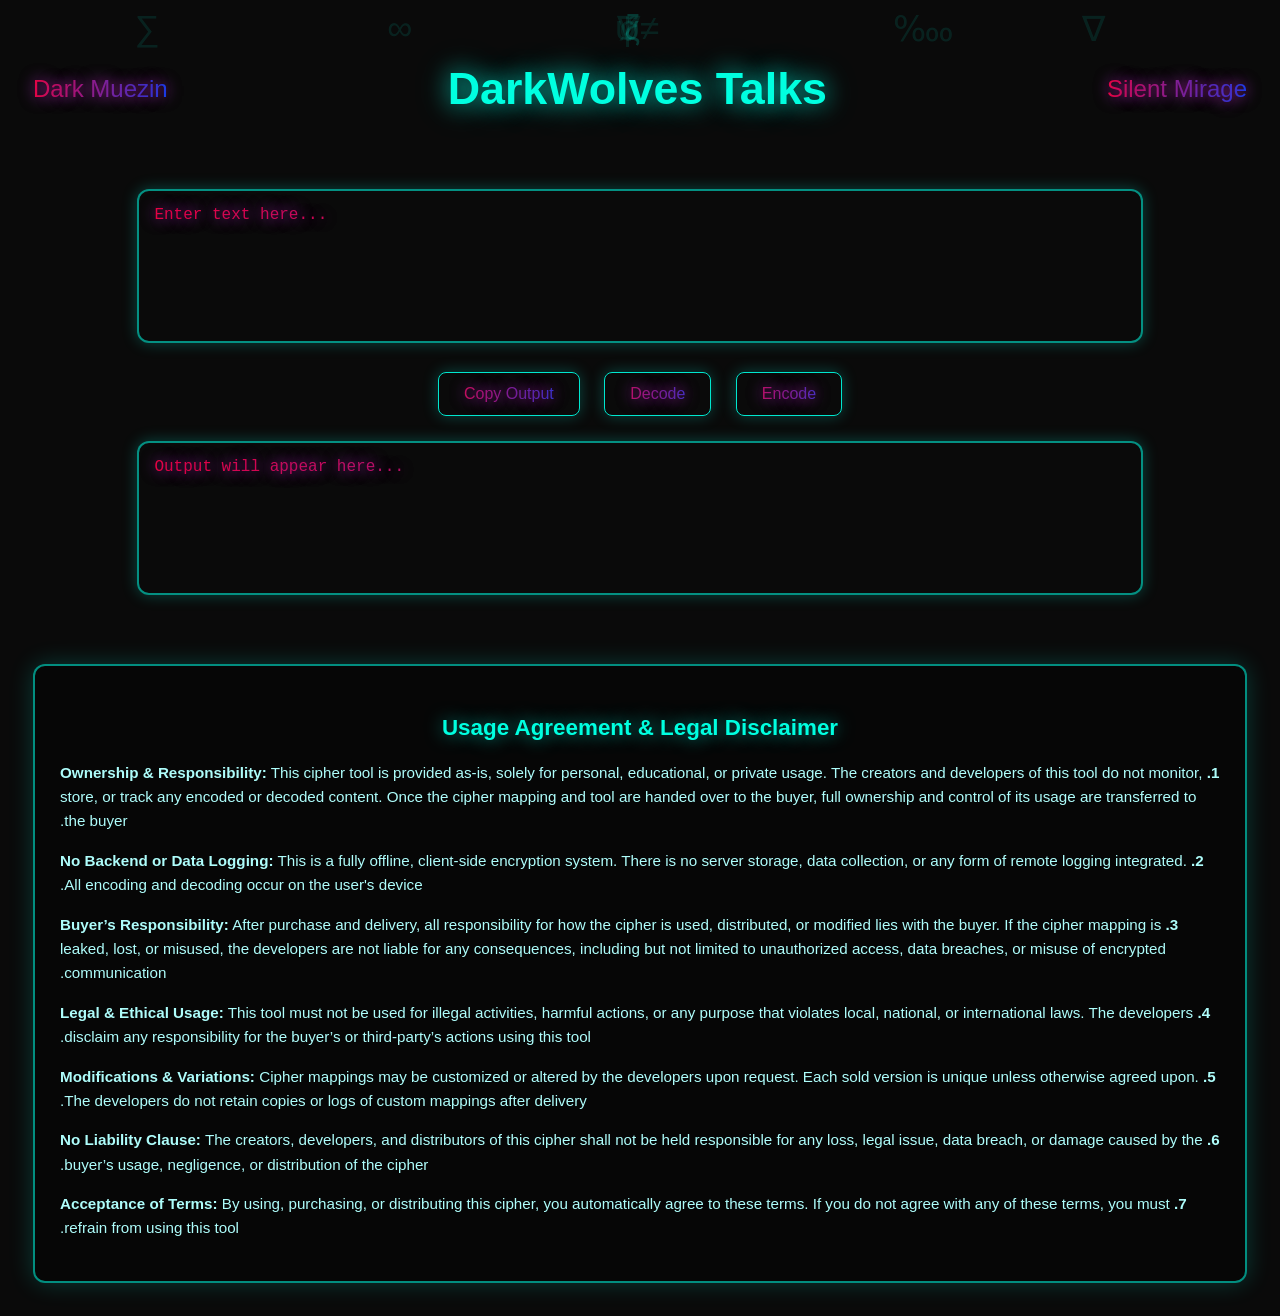
<file: index.html>
<!DOCTYPE html>
<html lang="en">
<head>
<meta charset="UTF-8">
<title>DarkWolves Talks</title>
<style>
  html {
      scroll-behavior: smooth;
  }
  body {
    font-family: 'Segoe UI', Tahoma, Geneva, Verdana, sans-serif;
    background: #0a0a0a;
    color: #aefdfb;
    text-align: center;
    padding: 25px;
    position: relative;
    overflow-y: scroll;
    overflow-x: hidden;
    direction: rtl; /* This moves scrollbar to left */
  }
  /* Neon scrollbar on left */
    body::-webkit-scrollbar {
      width: 6px;
      background: linear-gradient(90deg, #ff0033, #0044ff);
    }
    body::-webkit-scrollbar-thumb {
      background: linear-gradient(180deg, #00ffe0, #00b0aa);
      border-radius: 8px;
      box-shadow: 0 0 10px rgba(0, 255, 230, 0.6);
    }
    body::-webkit-scrollbar-thumb:hover {
      background: linear-gradient(180deg, #00fff7, #00d8cc);
    }
    body::-webkit-scrollbar-track {
      background: #111;
    }

  /* Floating secret symbols */
  .symbols {
    position: absolute;
    top: 0; left: 0;
    width: 100%; height: 100%;
    overflow: hidden;
    z-index: 0;
    pointer-events: none;
  }
  .symbols span {
    position: absolute;
    font-size: 2.2rem;
    color: rgba(0, 255, 230, 0.1);
    animation: float 14s linear infinite;
  }
  @keyframes float {
    from {transform: translateY(100vh);}
    to {transform: translateY(-10vh);}
  }

  /* Header bar with left & right titles */
  .header-bar {
    display: flex;
    justify-content: space-between;
    align-items: center;
    margin-bottom: 30px;
    position: relative;
    z-index: 1;
  }

  .left-title {
    font-size: 1.5rem;
    background: linear-gradient(90deg, #ff0033, #0044ff);
    -webkit-text-fill-color: transparent;
    -webkit-background-clip: text;
    text-shadow: 0 0 15px rgba(255, 0, 51, 0.8), 0 0 15px rgba(0, 68, 255, 0.8);
  }

  .right-title {
    font-size: 1.5rem;
    background: linear-gradient(90deg, #ff0033, #0044ff);
    -webkit-background-clip: text;
    -webkit-text-fill-color: transparent;
    text-shadow: 0 0 15px rgba(255, 0, 51, 0.8), 0 0 15px rgba(0, 68, 255, 0.8);
  }

  h1 {
    font-size: 2.8rem;
    color: #00ffe0;
    text-shadow: 0 0 22px rgba(0, 255, 230, 0.6), 0 0 35px rgba(0, 255, 230, 0.4);
    position: relative;
    z-index: 1;
  }

  textarea {
    width: 80%;
    height: 120px;
    margin: 15px;
    background: linear-gradient(90deg, #ff0033, #0044ff);
    -webkit-background-clip: text;
    -webkit-text-fill-color: transparent;
    text-shadow: 0 0 15px rgba(255, 0, 51, 0.8), 0 0 15px rgba(0, 68, 255, 0.8);
    border: 2px solid rgba(0, 255, 230, 0.55);
    border-radius: 12px;
    padding: 15px;
    font-size: 1rem;
    box-shadow: 0 0 15px rgba(0, 255, 230, 0.25);
    outline: none;
    resize: none;
    position: relative;
    z-index: 1;
    direction: ltr; /* Ensures text is normal direction */

  }
  textarea:focus {
    border: 2px solid #00e7cf;
    box-shadow: 0 0 25px rgba(0, 255, 230, 0.35);
  }
  button {
    margin: 10px;
    padding: 12px 25px;
    font-size: 1rem;
    background: linear-gradient(90deg, #ff0033, #0044ff);
    -webkit-background-clip: text;
    -webkit-text-fill-color: transparent;
    text-shadow: 0 0 15px rgba(255, 0, 51, 0.8), 0 0 15px rgba(0, 68, 255, 0.8);
    border: 1px solid #00e7cf;
    border-radius: 8px;
    cursor: pointer;
    box-shadow: 0 0 15px rgba(0, 255, 230, 0.25);
    transition: all 0.3s;
    position: relative;
    z-index: 1;
  }
  button:hover {
    color: #00ffe0;
    text-shadow: 0 0 22px rgba(0, 255, 230, 0.6), 0 0 35px rgba(0, 255, 230, 0.4);
    box-shadow: 0 0 22px rgba(0, 255, 230, 0.4);
    transform: scale(1.07);
  }

    .footer-disclaimer {
      margin-top: 40px;
      padding: 20px;
      background: rgba(14, 70, 76, 0.2);
      border: 1px solid rgba(0, 255, 230, 0.3);
      border-radius: 12px;
      box-shadow: 0 0 20px rgba(0, 255, 230, 0.15);
      text-align: left;
      font-size: 0.9rem;
      line-height: 1.5;
      position: relative;
      z-index: 1;
      color: #8ffaf7;
    }
    .footer-disclaimer h2 {
      color: #00ffe0;
      margin-bottom: 10px;
      font-size: 1.2rem;
      text-shadow: 0 0 12px rgba(0, 255, 230, 0.5);
    }
  </style>
</head>
<body>
  <div class="symbols">
    <span>ζ</span><span>ψ</span><span>ξ</span><span>ø</span><span>∇</span>  <span style="left: 10%;">∑</span>
  <span style="left: 30%;">∞</span>
  <span style="left: 50%;">≠</span>
  <span style="left: 70%;">‱</span>
  <span style="left: 85%;">∇</span>
  </div>
  <div class="header-bar">
  <div class="left-title">Silent Mirage</div>
  <h1>DarkWolves Talks</h1>
  <div class="right-title">Dark Muezin</div>
</div>
<textarea id="input" placeholder="Enter text here..."></textarea><br>
 <button onclick="encode()">Encode</button> 
<button onclick="decode()">Decode</button> <button onclick="copyText()">Copy Output</button> <textarea id="output" placeholder="Output will appear here..." readonly></textarea>
<div style="margin-top: 50px; padding: 25px; border: 2px solid rgba(0, 255, 230, 0.55); border-radius: 12px; background: rgba(0, 0, 0, 0.4); box-shadow: 0 0 25px rgba(0, 255, 230, 0.2); text-align: left; font-size: 0.95rem; line-height: 1.6; color: #aefdfb; position: relative; z-index: 1;">
  <h2 style="font-size: 1.4rem; color: #00ffe0; text-align: center; margin-bottom: 15px; text-shadow: 0 0 18px rgba(0, 255, 230, 0.6);">
    Usage Agreement & Legal Disclaimer
  </h2>
  <p>
    <strong>1. Ownership & Responsibility:</strong> This cipher tool is provided as-is, solely for personal, educational, or private usage. The creators and developers of this tool do not monitor, store, or track any encoded or decoded content. Once the cipher mapping and tool are handed over to the buyer, full ownership and control of its usage are transferred to the buyer.
  </p>
  <p>
    <strong>2. No Backend or Data Logging:</strong> This is a fully offline, client-side encryption system. There is no server storage, data collection, or any form of remote logging integrated. All encoding and decoding occur on the user's device.
  </p>
  <p>
    <strong>3. Buyer’s Responsibility:</strong> After purchase and delivery, all responsibility for how the cipher is used, distributed, or modified lies with the buyer. If the cipher mapping is leaked, lost, or misused, the developers are not liable for any consequences, including but not limited to unauthorized access, data breaches, or misuse of encrypted communication.
  </p>
  <p>
    <strong>4. Legal & Ethical Usage:</strong> This tool must not be used for illegal activities, harmful actions, or any purpose that violates local, national, or international laws. The developers disclaim any responsibility for the buyer’s or third-party’s actions using this tool.
  </p>
  <p>
    <strong>5. Modifications & Variations:</strong> Cipher mappings may be customized or altered by the developers upon request. Each sold version is unique unless otherwise agreed upon. The developers do not retain copies or logs of custom mappings after delivery.
  </p>
  <p>
    <strong>6. No Liability Clause:</strong> The creators, developers, and distributors of this cipher shall not be held responsible for any loss, legal issue, data breach, or damage caused by the buyer’s usage, negligence, or distribution of the cipher.
  </p>
  <p>
    <strong>7. Acceptance of Terms:</strong> By using, purchasing, or distributing this cipher, you automatically agree to these terms. If you do not agree with any of these terms, you must refrain from using this tool.
  </p>
</div> <script> const cipherMap = { 'A':'«','B':'√','C':'≤','D':'≥','E':'∝','F':'BaM','G':'∏','H':'∞','I':'ό','J':'∴','K':'∵','L':'¢','M':'£','N':'™','O':'§','P':'¶','Q':'‖','R':'P','S':'≠','T':'∇','U':'∑','V':'≡','W':'YHK','X':'±','Y':'÷','Z':'×', 'a':'^«','b':'^√','c':'^≤','d':'^≥','e':'^∝','f':'^BaM','g':'^∏','h':'^∞','i':'Ϊ','j':'^∴','k':'^∵','l':'^¢','m':'^£','n':'^™','o':'^§','p':'^¶','q':'^‖','r':'^P','s':'^≠','t':'^∇','u':'^∑','v':'^≡','w':'^YHK','x':'^±','y':'^÷','z':'^×', '0':')','1':'!','2':'@','3':'#','4':'$','5':'%','6':'?','7':'&','8':'*','9':'(', ' ':'ʘ','\t':'{}','.':'~','[':'X',']':'x' }; const reverseMap = Object.fromEntries(Object.entries(cipherMap).map(([k,v])=>[v,k])); function encode() { const text = document.getElementById("input").value; let encoded = []; for (let char of text) { encoded.push(cipherMap[char] !== undefined ? cipherMap[char] : char); } document.getElementById("output").value = encoded.join('ζ'); } function decode() { const text = document.getElementById("input").value.split('ζ'); let decoded = ''; for (let chunk of text) { decoded += reverseMap[chunk] !== undefined ? reverseMap[chunk] : chunk; } document.getElementById("output").value = decoded; } function copyText() { const out = document.getElementById("output"); out.select(); document.execCommand("copy"); }
</script>
</body>
</html>
</file>
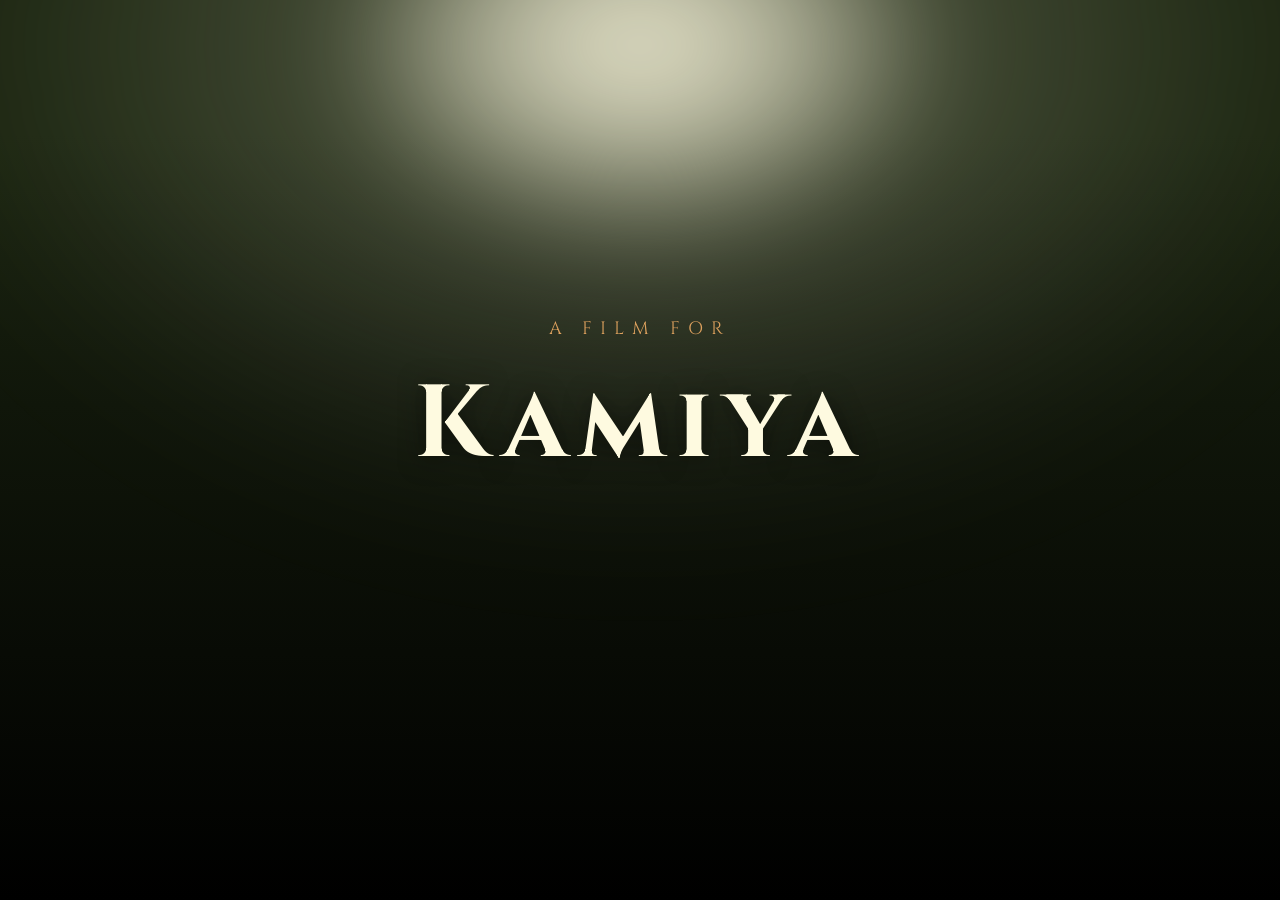
<file: Kamiya/index.html>
<!DOCTYPE html>
<html lang="en">
<head>
<meta charset="UTF-8">
<meta name="viewport" content="width=device-width, initial-scale=1.0">
<title>Happy Birthday — Kamiya</title>
<link rel="icon" href="data:image/svg+xml,%3Csvg xmlns='http://www.w3.org/2000/svg' viewBox='0 0 32 32'%3E%3Cdefs%3E%3CradialGradient id='g' cx='50%25' cy='45%25' r='60%25'%3E%3Cstop offset='0%25' stop-color='%23fefae0'/%3E%3Cstop offset='55%25' stop-color='%23dda15e'/%3E%3Cstop offset='100%25' stop-color='%23bc6c25'/%3E%3C/radialGradient%3E%3C/defs%3E%3Crect width='32' height='32' rx='8' fill='%231b2510'/%3E%3Ccircle cx='16' cy='15' r='9' fill='url(%23g)'/%3E%3Ccircle cx='19' cy='12' r='7' fill='%231b2510' opacity='0.35'/%3E%3C/svg%3E">
<link href="https://fonts.googleapis.com/css2?family=Cormorant+Garamond:ital,wght@0,300;0,400;0,600;1,300;1,400;1,600&family=Cinzel:wght@400;500;700&display=swap" rel="stylesheet">
<link rel="stylesheet" href="style.css">
</head>
<body>

  <div id="moon"></div>

  <div id="stage">

    <div class="scene active" id="s0">
      <p class="lbl" id="a0">a film for</p>
      <h1 class="name" id="b0">Kamiya</h1>
      <p class="dtag" id="c0">20 · November</p>
      <p class="sub" id="d0">press → or tap to begin</p>
    </div>

    <div class="scene" id="s1">
      <p class="lbl" id="a1">the beginning · third of august</p>
      <p class="verse" id="b1">All I remember is that you posted a thread about BMF and it caught my eye — so I sent you a request, and you accepted. Then we just started talking. I still remember how I used to yap about my gf to you back then, and you'd listen like it was the most important thing in the world. It's been months since that day. And I still remember it was the third of August.</p>
    </div>

    <div class="scene" id="s2">
      <p class="lbl" id="a2">the beginning · august</p>
      <p class="verse" id="b2">I didn't realise at the time that all those chats and calls belonged to just one month — August. Looking back, I wish I could share my days with you the way I used to. Gym, college and your hostel made us both busy, and somewhere around mid-September the talking slowed down.</p>
      <p class="sub" id="c2">but slowing down was never the same as drifting.</p>
    </div>

    <div class="scene" id="s3">
      <p class="lbl" id="a3">the respect I hold for you</p>
      <p class="verse" id="b3">I only ever wanted you to be a friend. But somewhere along the way, you became my best friend — and I'm genuinely grateful for that. I don't just call you my elder, I accept you as my <b>Didi</b>. I respect you more than I know how to say out loud.</p>
    </div>

    <div class="scene" id="s4">
      <p class="lbl" id="a4">the one who</p>
      <p class="verse" id="b4">The one who can call me without any warning — no "hey, are you free", no pre-planned time. Just calls. The one who goes quiet for a while and then shows up like nothing happened, and somehow it's still easy to pick up right where we left off. The one I wait hours to talk to. The one I'd take up any fight for, and do anything for.</p>
    </div>

    <div class="scene" id="s5">
      <p class="lbl" id="a5">and still</p>
      <p class="verse" id="b5">The one who flirts a little, the one who is really, really busy but still makes time when it matters, the one I could never be mad at for disappearing. You stay my best friend no matter how hard the days get — and on the days I feel low, you're the one I look out for.</p>
      <p class="sub" id="c5">there's nobody else quite like you.</p>
    </div>

    <div class="scene" id="s6">
      <p class="lbl" id="a6">twenty</p>
      <p class="verse" id="b6">Twenty is a strange, beautiful age. Old enough to know better, young enough to still do it anyway. Old enough to carry things quietly, young enough to still laugh at nonsense. You're right at that edge, and you're handling it better than you give yourself credit for.</p>
    </div>

    <div class="scene" id="s7">
      <p class="lbl" id="a7">my wish and promise</p>
      <p class="verse" id="b7">So as the younger one in this bond, I want chocolates on my birthday. And if anything between us ever feels wrong, we talk about it — we don't go quiet on each other. You never have to hide any grief from me, and you'll let me help you when you need it.</p>
      <p class="sub" id="c7">promise me you'll take care of yourself — and that we're never turning into strangers.</p>
    </div>

    <div class="scene" id="s8">
      <p class="lbl" id="a8">a small wish</p>
      <p class="verse" id="b8">I wish for you to become exactly who you want to be — independent, successful, even more cute, a better version of yourself. More wise, more respected, more honoured. The kind of name that carries its own weight and meaning. I wish you people who help you when you need it, people who support you instead of just laughing at your jokes.</p>
    </div>

    <div class="scene" id="s9">
      <p class="lbl" id="a9">a small wish · continued</p>
      <p class="verse" id="b9">And when the year isn't kind — because sometimes it won't be — I hope you remember there's someone on the other side of a border who'll pick up the call. No warning needed. Same as always.</p>
      <p class="sub" id="c9">that's not going anywhere.</p>
    </div>

    <div class="scene" id="s10">
      <p class="lbl" id="a10">the way I see it</p>
      <p class="verse" id="b10">You're the friend I didn't plan for. The one who showed up from a random thread and somehow became part of the furniture of my life. Steady in your own way. Loud in the ways that matter, quiet in the ways that count.</p>
    </div>

    <div class="scene" id="s11">
      <p class="lbl" id="a11">the way I see it · continued</p>
      <p class="verse" id="b11">Whatever this next year brings — the wins, the wobbles, the completely unexpected — bring it to me first. Front-row seat, always. I'll be the one cheering the loudest, and probably the one teasing you the most.</p>
      <p class="sub" id="c11">both, at the same time.</p>
    </div>

    <div class="scene" id="s12">
      <div class="heart-wrap" id="hw">
        <svg width="50" height="48" viewBox="0 0 60 56">
          <path id="hp" d="M30 52 C10 36 2 26 2 16 C2 7 9 2 16 2 C22 2 27 6 30 10 C33 6 38 2 44 2 C51 2 58 7 58 16 C58 26 50 36 30 52Z" fill="none" stroke="#dda15e" stroke-width="2"/>
        </svg>
      </div>
      <h1 class="name" id="a12" style="color:var(--text-color); font-size:clamp(34px,5vw,64px);">Happy Birthday</h1>
      <h1 class="name" id="b12" style="color:var(--primary-color); margin-top:.3rem; font-size:clamp(44px,6vw,80px);">Kamiya.</h1>
      <p class="dtag" id="c12" style="margin-top:1.8rem;">20 November · twenty looks good on you</p>
      <p class="sub" id="d12" style="margin-top:1.2rem;">— from the one on the other side of the border.</p>
    </div>

  </div>

  <script src="script.js"></script>
</body>
</html>
</file>
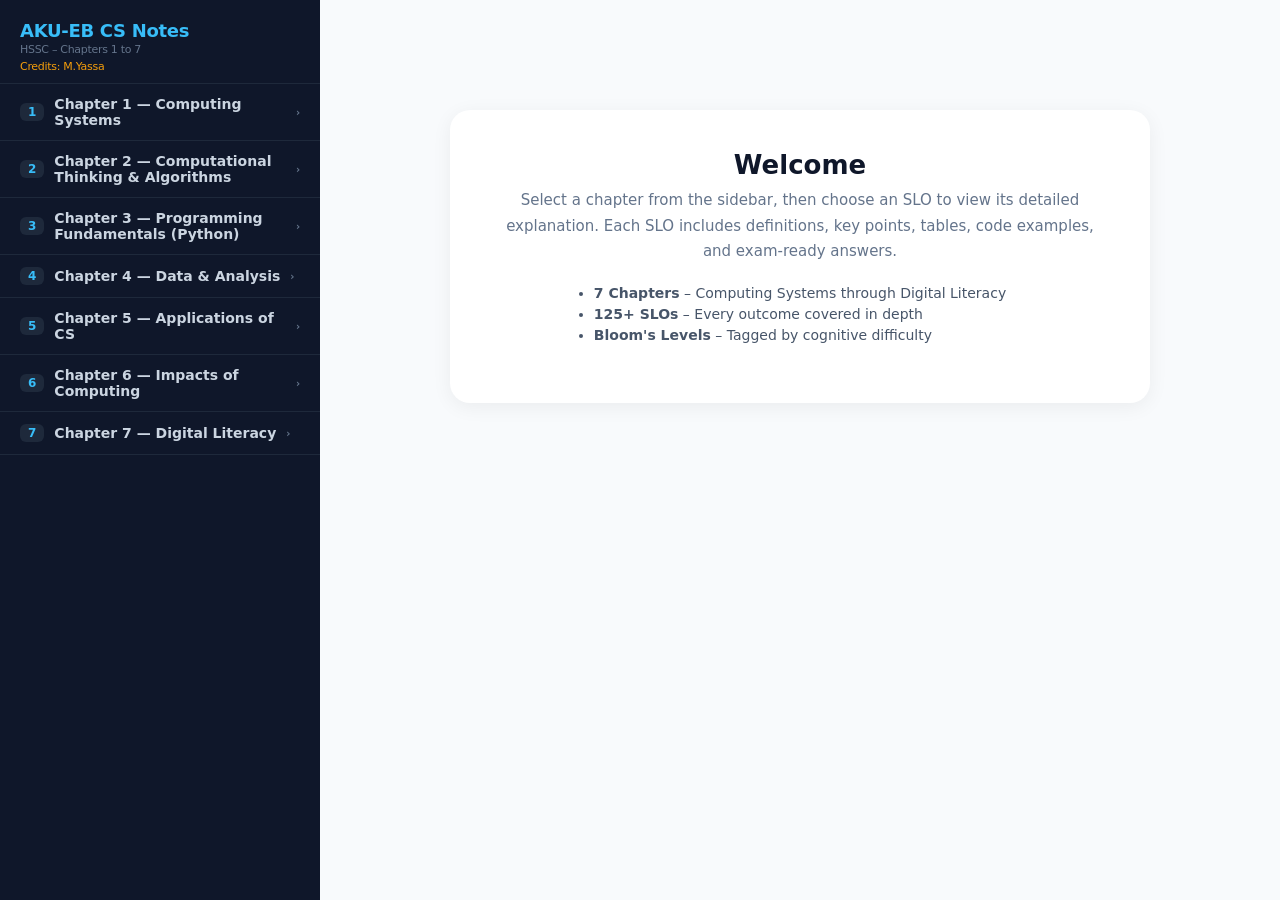
<file: aku_cs_slides_ch1_7.html>
<!DOCTYPE html>
<html lang="en">
<head>
<meta charset='UTF-8'>
<meta name="viewport" content="width=device-width, initial-scale=1.0">
<title>AKU-EB CS Notes – Ch 1 to 7</title>
<style>
*{margin:0;padding:0;box-sizing:border-box;font-family:'Segoe UI',system-ui,Arial,sans-serif}
body{background:#f8fafc;color:#1e293b;display:flex;min-height:100vh}

/* ─── SIDEBAR ─── */
#sidebar{width:320px;background:#0f172a;color:#e2e8f0;position:fixed;height:100vh;overflow-y:auto;z-index:100;display:flex;flex-direction:column}
#sidebar h1{font-size:18px;padding:20px 20px 10px;color:#38bdf8;border-bottom:1px solid #1e293b;letter-spacing:-0.3px}
#sidebar h1 small{display:block;font-size:11px;color:#64748b;font-weight:400;margin-top:2px}
.chapter-btn{display:flex;align-items:center;gap:10px;padding:12px 20px;cursor:pointer;border:none;background:none;color:#cbd5e1;font-size:14px;font-weight:600;width:100%;text-align:left;border-bottom:1px solid #1e293b;transition:0.2s}
.chapter-btn:hover{background:#1e293b;color:#fff}
.chapter-btn .arrow{font-size:10px;transition:0.3s;color:#64748b}
.chapter-btn.open .arrow{transform:rotate(90deg);color:#38bdf8}
.chapter-btn .num{color:#38bdf8;font-size:12px;background:#1e293b;padding:2px 8px;border-radius:6px}
.slo-list{max-height:0;overflow:hidden;transition:max-height 0.35s ease,opacity 0.3s;opacity:0;background:#0a0f1e}
.slo-list.open{max-height:5000px;opacity:1}
.slo-link{display:block;padding:7px 20px 7px 44px;color:#94a3b8;font-size:12.5px;cursor:pointer;transition:0.2s;border-left:3px solid transparent}
.slo-link:hover{background:#1e293b;color:#e2e8f0;border-left-color:#38bdf8}
.slo-link.active{border-left-color:#38bdf8;color:#38bdf8;background:#1e293b;font-weight:500}
.tag-sm{display:inline-block;font-size:9px;padding:1px 6px;border-radius:4px;margin-right:5px;font-weight:700;vertical-align:middle}
.tag-sm-r{background:#ef4444;color:#fff}
.tag-sm-u{background:#3b82f6;color:#fff}
.tag-sm-a{background:#10b981;color:#fff}
.tag-sm-e{background:#f59e0b;color:#fff}
.tag-sm-c{background:#ec4899;color:#fff}
.tag-sm-an{background:#8b5cf6;color:#fff}

/* ─── CONTENT ─── */
#content{flex:1;margin-left:320px;padding:30px 40px;min-height:100vh}
#welcome{max-width:700px;margin:80px auto;text-align:center;padding:40px;background:#fff;border-radius:20px;box-shadow:0 4px 20px rgba(0,0,0,0.06)}
#welcome h2{color:#0f172a;font-size:26px;margin-bottom:8px}
#welcome p{color:#64748b;font-size:15px;line-height:1.7}
#welcome ul{text-align:left;display:inline-block;margin:15px 0;color:#475569;font-size:14px}
#welcome ul li{margin:5px 0}

.slo-view{display:none;animation:fadeIn 0.4s ease}
.slo-view.show{display:block}

@keyframes fadeIn{from{opacity:0;transform:translateY(12px)}to{opacity:1;transform:translateY(0)}}

.card{background:#fff;border-radius:16px;padding:28px 32px;box-shadow:0 1px 3px rgba(0,0,0,0.06);margin-bottom:20px;border:1px solid #e2e8f0}
.card h3{font-size:18px;color:#0f172a;margin-bottom:14px;padding-bottom:10px;border-bottom:2px solid #e2e8f0}
.card h4{font-size:14px;color:#3b82f6;margin:16px 0 8px}
.card p{margin:6px 0;line-height:1.7;font-size:13.5px;color:#334155}
.card ul{margin:6px 0 6px 18px}
.card ul li{margin:5px 0;line-height:1.65;font-size:13.5px;color:#334155}
.card ol{margin:6px 0 6px 18px}
.card ol li{margin:5px 0;line-height:1.65;font-size:13.5px;color:#334155}
.card .key{color:#d97706;font-weight:600}
.card .hl{color:#059669;font-weight:500}

.code{background:#0f172a;color:#e2e8f0;padding:14px 16px;border-radius:10px;font-family:'Consolas','Fira Code',monospace;font-size:12.5px;margin:10px 0;overflow-x:auto;white-space:pre-wrap;line-height:1.6}
.tb{border-collapse:collapse;margin:10px 0;font-size:12.5px;width:100%}
.tb th{background:#f1f5f9;color:#0f172a;padding:8px 12px;border:1px solid #e2e8f0;text-align:center;font-weight:600}
.tb td{background:#fff;padding:7px 12px;border:1px solid #e2e8f0;text-align:center}
.diagram{background:#0f172a;color:#e2e8f0;padding:14px;border-radius:10px;font-family:'Consolas',monospace;font-size:12px;margin:10px 0;overflow-x:auto;white-space:pre;line-height:1.5}

#back-top{position:fixed;bottom:30px;right:30px;background:#0f172a;color:#fff;border:none;width:42px;height:42px;border-radius:50%;cursor:pointer;font-size:18px;display:none;box-shadow:0 4px 12px rgba(0,0,0,0.2);transition:0.3s}
#back-top:hover{background:#1e293b;transform:scale(1.1)}

/* scrollbar */
#sidebar::-webkit-scrollbar{width:5px}
#sidebar::-webkit-scrollbar-track{background:#0f172a}
#sidebar::-webkit-scrollbar-thumb{background:#334155;border-radius:3px}
</style>
</head>
<body>

<!-- ═══ SIDEBAR ═══ -->
<div id='sidebar'>
<h1>AKU-EB CS Notes <small>HSSC – Chapters 1 to 7</small><small style="color:#f59e0b;margin-top:4px;font-size:11px">Credits: M.Yassa</small></h1>

<div id='chapters-container'></div>
</div>

<!-- ═══ CONTENT ═══ -->
<div id='content'>
<div id='welcome'>
<h2>Welcome</h2>
<p>Select a chapter from the sidebar, then choose an SLO to view its detailed explanation. Each SLO includes definitions, key points, tables, code examples, and exam-ready answers.</p>
<ul>
<li><b>7 Chapters</b> – Computing Systems through Digital Literacy</li>
<li><b>125+ SLOs</b> – Every outcome covered in depth</li>
<li><b>Bloom's Levels</b> – Tagged by cognitive difficulty</li>
</ul>
</div>

<!-- All SLO views injected here by JS -->
<div id='slo-container'></div>
</div>

<button id='back-top' onclick='window.scrollTo({top:0,behavior:"smooth"})'>↑</button>

<script>
// ══════════════════════════════════════════════════
// DATA: All chapters, SLOs, and content as HTML
// ══════════════════════════════════════════════════

const chapters = [
  {
    id: 'ch1',
    title: 'Chapter 1 — Computing Systems',
    color: '#38bdf8',
    slos: [
      { id:'s1_1_1', tag:'U', label:'1.1.1 Analog vs Digital Signals', html: `
<div class="card">
<h3><span class="tag-sm tag-sm-u">U</span> SLO 1.1.1 — Differentiate Analog and Digital Signals</h3>
<h4>Definitions</h4>
<p><span class="key">Analog Signal:</span> A continuous time-varying signal that can take any value within a range (e.g., human voice, thermometer). <span class="key">Digital Signal:</span> A discrete signal with only two states — 0 (LOW/OFF) and 1 (HIGH/ON) — used by all computers.</p>
<table class="tb">
<tr><th>Parameter</th><th>Analog</th><th>Digital</th></tr>
<tr><td>Nature</td><td>Continuous</td><td>Discrete</td></tr>
<tr><td>Values</td><td>Infinite range</td><td>Two (0 and 1)</td></tr>
<tr><td>Waveform</td><td>Sine wave</td><td>Square wave</td></tr>
<tr><td>Noise immunity</td><td>Low</td><td>High</td></tr>
<tr><td>Error correction</td><td>Not possible</td><td>Possible</td></tr>
<tr><td>Storage</td><td>Degrades over time</td><td>Stored indefinitely</td></tr>
<tr><td>Examples</td><td>Mic, CRT, mercury thermometer</td><td>Computer, digital watch, USB</td></tr>
</table>
<h4>Why Digital is Preferred</h4>
<p>Noise resilience (4.5V still reads as 1), perfect reproducibility, easy miniaturisation into ICs, and maps cleanly to Boolean algebra.</p>
<h4>Exam Format</h4>
<p>Define both → comparison table (8+ parameters) → 2 examples each → explain why computers use digital.</p>
`},
      { id:'s1_1_2', tag:'U', label:'1.1.2 Binary Data Representation', html: `
<div class="card">
<h3><span class="tag-sm tag-sm-u">U</span> SLO 1.1.2 — Binary Data Representation Using Pulses</h3>
<p>Computers represent all data using <span class="key">two voltage states</span>: 0 = LOW/OFF (~0V) and 1 = HIGH/ON (~3.3-5V). Billions of transistors act as switches — ON = 1, OFF = 0.</p>
<h4>Data Type Mapping</h4>
<ul>
<li><span class="key">Integers:</span> Base-2. Decimal 13 = 1101 (HIGH, HIGH, LOW, HIGH)</li>
<li><span class="key">Characters:</span> ASCII code. 'A' = 65 = 01000001</li>
<li><span class="key">Images:</span> 24 bits/pixel (8 each for R, G, B)</li>
<li><span class="key">Sound:</span> Samples of amplitude → 16-bit binary numbers</li>
<li><span class="key">Instructions:</span> CPU opcodes like ADD R1,R2 encoded as binary</li>
</ul>
<h4>Why Binary?</h4>
<p>Two states are easy to distinguish electronically, noise-tolerant, maps perfectly to Boolean logic (AND/OR/NOT), and enables billions of storage cells on one chip.</p>
</div>
`},
      { id:'s1_2_1', tag:'R', label:'1.2.1 Logic Terms Defined', html: `
<div class="card">
<h3><span class="tag-sm tag-sm-r">R</span> SLO 1.2.1 — Define Digital Logic, Gates, Circuits, Truth Tables</h3>
<ul>
<li><span class="key">Digital Logic:</span> Two-state (0/1) electronics using Boolean algebra (George Boole, 1854). Foundation of all computers.</li>
<li><span class="key">Logic Gate:</span> Electronic component with 1-2 binary inputs and 1 output (AND, OR, NOT, NAND, NOR, XOR, XNOR). Built from transistors.</li>
<li><span class="key">Logic Circuit:</span> Interconnected gates performing a function (e.g., half-adder, ALU). Output depends only on current inputs (combinational).</li>
<li><span class="key">Truth Table:</span> Lists ALL input combos (2<sup>n</sup> rows for n inputs) and outputs. Used to define, verify, and simplify circuits.</li>
</ul>
<p>NAND and NOR are <span class="key">universal gates</span> — any circuit can be built using only NANDs (or only NORs).</p>
</div>
`},
      { id:'s1_2_2', tag:'U', label:'1.2.2 7 Gate Truth Tables', html: `
<div class="card">
<h3><span class="tag-sm tag-sm-u">U</span> SLO 1.2.2 — AND, OR, NOT, NAND, NOR, XOR, XNOR Truth Tables</h3>
<table class="tb">
<tr><th>Inputs</th><th>AND</th><th>OR</th><th>NAND</th><th>NOR</th><th>XOR</th><th>XNOR</th></tr>
<tr><td>0 0</td><td>0</td><td>0</td><td>1</td><td>1</td><td>0</td><td>1</td></tr>
<tr><td>0 1</td><td>0</td><td>1</td><td>1</td><td>0</td><td>1</td><td>0</td></tr>
<tr><td>1 0</td><td>0</td><td>1</td><td>1</td><td>0</td><td>1</td><td>0</td></tr>
<tr><td>1 1</td><td>1</td><td>1</td><td>0</td><td>0</td><td>0</td><td>1</td></tr>
</table>
<ul>
<li><span class="key">AND:</span> All 1s → 1 (switches in series)</li>
<li><span class="key">OR:</span> Any 1s → 1 (switches in parallel)</li>
<li><span class="key">NOT:</span> Flips the value (1→0, 0→1)</li>
<li><span class="key">NAND:</span> Opposite of AND (only 0 when all 1s). Universal gate.</li>
<li><span class="key">NOR:</span> Opposite of OR (only 1 when all 0s). Universal gate.</li>
<li><span class="key">XOR:</span> 1 when inputs differ. Used in adders, parity checkers.</li>
<li><span class="key">XNOR:</span> 1 when inputs match. Equality detector.</li>
</ul>
</div>
`},
      { id:'s1_2_3', tag:'U', label:'1.2.3 Identify Gates from TT', html: `
<div class="card">
<h3><span class="tag-sm tag-sm-u">U</span> SLO 1.2.3 — Identify Logic Gates from Truth Tables</h3>
<p><span class="key">Method:</span> 2 rows → NOT (1 input). 4 rows → 2 inputs. Compare pattern:</p>
<ul>
<li>Only (1,1)=1 → AND</li>
<li>Only (0,0)=0 → OR</li>
<li>Only (1,1)=0 → NAND</li>
<li>Only (0,0)=1 → NOR</li>
<li>1 when different → XOR</li>
<li>1 when same → XNOR</li>
</ul>
<p><span class="key">Ex 1:</span> 00→0, 01→0, 10→0, 11→1 → <span class="hl">AND</span></p>
<p><span class="key">Ex 2:</span> 00→0, 01→1, 10→1, 11→0 → <span class="hl">XOR</span></p>
<p><span class="key">Ex 3:</span> 00→1, 01→0, 10→0, 11→0 → <span class="hl">NOR</span></p>
</div>
`},
      { id:'s1_2_4', tag:'U', label:'1.2.4 Uses of Logic Gates', html: `
<div class="card">
<h3><span class="tag-sm tag-sm-u">U</span> SLO 1.2.4 — Uses of Logic Gates in Digital Devices</h3>
<ul>
<li><span class="key">Arithmetic:</span> XOR+AND form adders (core of ALU)</li>
<li><span class="key">Memory:</span> NAND/NOR cross-connected create flip-flops → RAM</li>
<li><span class="key">Multiplexers:</span> AND+OR+NOT select input signals</li>
<li><span class="key">Decoders:</span> AND+NOT convert binary to output lines (7-segment display)</li>
<li><span class="key">Comparators:</span> XOR/XNOR compare numbers (password verification)</li>
<li><span class="key">Parity Check:</span> XOR detects transmission errors (USB, UART)</li>
<li><span class="key">Counters:</span> Flip-flops form binary counters (digital clocks)</li>
<li><span class="key">CPU:</span> Massive network of all gates performs addition, subtraction, logic</li>
</ul>
</div>
`},
      { id:'s1_2_5', tag:'A', label:'1.2.5 Circuits to Truth Tables', html: `
<div class="card">
<h3><span class="tag-sm tag-sm-a">A</span> SLO 1.2.5 — Represent Logic Circuits as Truth Tables</h3>
<p><span class="key">Steps:</span> (1) Label inputs (2) 2<sup>n</sup> rows (3) Label intermediate gate outputs (4) Evaluate gate-by-gate (5) Compute final output.</p>
<p><span class="key">Example:</span> Y = (A·B) + (A'·C)</p>
<table class="tb">
<tr><th>A</th><th>B</th><th>C</th><th>A·B</th><th>A'</th><th>A'·C</th><th>Y</th></tr>
<tr><td>0</td><td>0</td><td>0</td><td>0</td><td>1</td><td>0</td><td>0</td></tr>
<tr><td>0</td><td>0</td><td>1</td><td>0</td><td>1</td><td>1</td><td>1</td></tr>
<tr><td>0</td><td>1</td><td>0</td><td>0</td><td>1</td><td>0</td><td>0</td></tr>
<tr><td>0</td><td>1</td><td>1</td><td>0</td><td>1</td><td>1</td><td>1</td></tr>
<tr><td>1</td><td>0</td><td>0</td><td>0</td><td>0</td><td>0</td><td>0</td></tr>
<tr><td>1</td><td>0</td><td>1</td><td>0</td><td>0</td><td>0</td><td>0</td></tr>
<tr><td>1</td><td>1</td><td>0</td><td>1</td><td>0</td><td>0</td><td>1</td></tr>
<tr><td>1</td><td>1</td><td>1</td><td>1</td><td>0</td><td>0</td><td>1</td></tr>
</table>
</div>
`},
      { id:'s1_2_6', tag:'U', label:'1.2.6 Boolean Identities', html: `
<div class="card">
<h3><span class="tag-sm tag-sm-u">U</span> SLO 1.2.6 — Boolean Identities Explained</h3>
<table class="tb">
<tr><th>Law</th><th>AND Form</th><th>OR Form</th></tr>
<tr><td>Identity</td><td>A·1 = A</td><td>A+0 = A</td></tr>
<tr><td>Null</td><td>A·0 = 0</td><td>A+1 = 1</td></tr>
<tr><td>Idempotent</td><td>A·A = A</td><td>A+A = A</td></tr>
<tr><td>Inverse</td><td>A·A' = 0</td><td>A+A' = 1</td></tr>
<tr><td>Commutative</td><td>A·B = B·A</td><td>A+B = B+A</td></tr>
<tr><td>Associative</td><td>(A·B)·C = A·(B·C)</td><td>(A+B)+C = A+(B+C)</td></tr>
<tr><td>Distributive</td><td>A·(B+C) = A·B+A·C</td><td>A+(B·C) = (A+B)·(A+C)</td></tr>
<tr><td>Absorption</td><td>A·(A+B) = A</td><td>A+A·B = A</td></tr>
<tr><td>De Morgan</td><td>(A·B)' = A'+B'</td><td>(A+B)' = A'·B'</td></tr>
</table>
<p><span class="key">Why they matter:</span> Circuit minimisation — (A·B)+(A·B') simplifies to A, reducing 3 gates to 0. Fewer gates = cheaper, faster, lower power.</p>
</div>
`},
      { id:'s1_2_7', tag:'A', label:'1.2.7 Real-Life Logic Circuit', html: `
<div class="card">
<h3><span class="tag-sm tag-sm-a">A</span> SLO 1.2.7 — Construct a Logic Circuit for a Real Problem</h3>
<p><span class="key">Method:</span> Understand problem → assign variables → truth table → Boolean expression → simplify → draw circuit.</p>
<h4>Security Alarm System</h4>
<p>Alarm triggers when: (Door D AND Motion M) OR (Window W AND After-hours A).</p>
<p>Y = (D·M) + (W·A) → Two AND gates feeding one OR gate.</p>
<h4>Majority Voting (3 judges)</h4>
<p>Y = AB + BC + AC → Three AND gates feeding a 3-input OR gate.</p>
</div>
`},
      { id:'s1_3_1', tag:'A', label:'1.3.1 K-Map Simplification', html: `
<div class="card">
<h3><span class="tag-sm tag-sm-a">A</span> SLO 1.3.1 — 2 &amp; 3 Variable K-Map Simplification</h3>
<p>Karnaugh maps graphically simplify Boolean expressions. Adjacent cells differ by one variable — grouping eliminates that variable.</p>
<h4>2-Variable Example</h4>
<p>F(A,B) = A'B' + A'B + AB → Group A=0 row (gives A') + Group B=1 column (gives B) → <span class="hl">F = A' + B</span></p>
<h4>3-Variable Example</h4>
<p>F = Σ(0,1,4,5) → 1s in columns BC=00 and BC=01 across both rows. Only B=0 constant → <span class="hl">F = B'</span></p>
<h4>Rules</h4>
<p>Groups: powers of 2 (1,2,4,8 cells). Rectangular only. Wrap-around edges. Overlap allowed. Cover all 1s. Don't cares (X) can help form larger groups.</p>
</div>
`},
      { id:'s1_3_2', tag:'A', label:'1.3.2 SOP & POS Forms', html: `
<div class="card">
<h3><span class="tag-sm tag-sm-a">A</span> SLO 1.3.2 — SOP and POS Conversion</h3>
<ul>
<li><span class="key">SOP (Sum of Products):</span> Y = A·B + C·D'. Derived from TT rows where Y=1. Each term = minterm (all variables present).</li>
<li><span class="key">POS (Product of Sums):</span> Y = (A+B)·(C+D'). Derived from TT rows where Y=0. Each term = maxterm.</li>
</ul>
<p><span class="key">Conversion:</span> For each Y=1 row: write variable if input=1, complement if input=0 → OR terms. For Y=0 rows with POS: write variable if input=0, complement if input=1 → AND terms.</p>
</div>
`},
      { id:'s1_4_1', tag:'U', label:'1.4.1 SDLC Phases', html: `
<div class="card">
<h3><span class="tag-sm tag-sm-u">U</span> SLO 1.4.1 — SDLC and Its 7 Phases</h3>
<p><span class="key">SDLC</span> = Structured process for building software. Ensures quality, budget, and timeline goals.</p>
<ol>
<li><span class="key">Planning:</span> Scope, budget, timeline, feasibility. Output: Project plan.</li>
<li><span class="key">Requirements Analysis:</span> Functional + non-functional needs. Use cases, SRS document.</li>
<li><span class="key">Design:</span> Architecture, DB design, UI mockups. Output: HLD + LLD documents.</li>
<li><span class="key">Implementation (Coding):</span> Write code. Git, code reviews, standards.</li>
<li><span class="key">Testing:</span> Unit → Integration → System → UAT. Bug reports.</li>
<li><span class="key">Deployment:</span> Release to production. Big Bang, Phased, or Parallel.</li>
<li><span class="key">Maintenance:</span> Corrective, Adaptive, Perfective, Preventive fixes.</li>
</ol>
</div>
`},
      { id:'s1_4_2', tag:'A', label:'1.4.2 Waterfall vs Agile', html: `
<div class="card">
<h3><span class="tag-sm tag-sm-a">A</span> SLO 1.4.2 — Waterfall vs Agile Comparison</h3>
<table class="tb">
<tr><th>Feature</th><th>Waterfall</th><th>Agile</th></tr>
<tr><td>Process</td><td>Linear sequential</td><td>Iterative (sprints 1-4 weeks)</td></tr>
<tr><td>Requirements</td><td>Fixed at start</td><td>Evolving, changes welcomed</td></tr>
<tr><td>Customer</td><td>Beginning + end only</td><td>Continuous involvement</td></tr>
<tr><td>Delivery</td><td>Single at project end</td><td>Frequent (every sprint)</td></tr>
<tr><td>Testing</td><td>After coding (late)</td><td>Continuous (TDD)</td></tr>
<tr><td>Documentation</td><td>Extensive</td><td>Minimal, just enough</td></tr>
<tr><td>Change cost</td><td>Very high late</td><td>Low — change is expected</td></tr>
</table>
<p><span class="key">Best for:</span> Waterfall = safety-critical, fixed specs (aerospace, banking). Agile = evolving products, startups, web/mobile apps.</p>
</div>
`},
      { id:'s1_5_1', tag:'R', label:'1.5.1 Network Topology', html: `
<div class="card">
<h3><span class="tag-sm tag-sm-r">R</span> SLO 1.5.1 — Define Network Topology</h3>
<p><span class="key">Network Topology:</span> The arrangement of devices (nodes) and connections (links) in a network.</p>
<ul>
<li><span class="key">Physical Topology:</span> Actual cable/hardware layout</li>
<li><span class="key">Logical Topology:</span> How data flows regardless of physical layout</li>
<li>Topology determines: performance, cost, reliability, scalability, maintenance</li>
</ul>
</div>
`},
      { id:'s1_5_2', tag:'U', label:'1.5.2 Topology Diagrams', html: `
<div class="card">
<h3><span class="tag-sm tag-sm-u">U</span> SLO 1.5.2 — Bus, Ring, Star, Tree, Mesh, Hybrid Topologies</h3>
<ul>
<li><span class="key">Bus:</span> Single backbone cable. Cheap but backbone fails = all down.</li>
<li><span class="key">Ring:</span> Closed loop. Predictable but break disrupts (dual ring helps).</li>
<li><span class="key">Star:</span> Central switch. Most reliable for LANs. Most common today.</li>
<li><span class="key">Tree:</span> Hierarchical stars on a backbone. Good for large networks.</li>
<li><span class="key">Mesh:</span> Every device to every other. Very reliable but expensive. n(n-1)/2 links.</li>
<li><span class="key">Hybrid:</span> Mix of topologies. Flexible for large enterprises.</li>
</ul>
</div>
`},
      { id:'s1_5_3', tag:'U', label:'1.5.3 Pros/Cons/Apps', html: `
<div class="card">
<h3><span class="tag-sm tag-sm-u">U</span> SLO 1.5.3 — Advantages, Disadvantages, Applications</h3>
<ul>
<li><span class="key">Bus:</span> Simple, cheap. Used in small/temp networks. Backbone fails = all down.</li>
<li><span class="key">Ring:</span> Predictable. Used in telecom (SONET/SDH). Break disrupts ring.</li>
<li><span class="key">Star:</span> Reliable, easy to manage. Office LANs, school labs. Switch = SPOF.</li>
<li><span class="key">Tree:</span> Easy expansion. Campus/WAN networks. Backbone critical.</li>
<li><span class="key">Mesh:</span> Extremely reliable. Military, air traffic control. Very expensive.</li>
<li><span class="key">Hybrid:</span> Flexible. Large enterprises. Complex management.</li>
</ul>
</div>
`},
      { id:'s1_5_4', tag:'An', label:'1.5.4 Scalability & Reliability', html: `
<div class="card">
<h3><span class="tag-sm tag-sm-an">An</span> SLO 1.5.4 — Compare Scalability &amp; Reliability</h3>
<p><span class="key">Scalability:</span> Easy to add nodes without performance drop. <span class="key">Reliability:</span> Continues working despite failures.</p>
<ul>
<li><span class="key">Star</span> = Best balance — highly scalable and reliable at moderate cost</li>
<li><span class="key">Mesh</span> = Most reliable but least scalable (cost grows quadratically)</li>
<li><span class="key">Bus</span> = Worst for both — obsolete for modern networks</li>
<li><span class="key">Hybrid</span> = Best overall if budget permits</li>
</ul>
</div>
`},
      { id:'s1_6_1', tag:'U', label:'1.6.1 Cloud Computing', html: `
<div class="card">
<h3><span class="tag-sm tag-sm-u">U</span> SLO 1.6.1 — Cloud Computing, Characteristics, Impact</h3>
<p><span class="key">Cloud Computing:</span> On-demand delivery of computing over the internet. Pay-as-you-go.</p>
<h4>5 NIST Characteristics</h4>
<ol>
<li>On-Demand Self-Service — provision without provider interaction</li>
<li>Broad Network Access — available over network, any device</li>
<li>Resource Pooling — multi-tenant, dynamic assignment</li>
<li>Rapid Elasticity — scales up/down, appears unlimited</li>
<li>Measured Service — metered, pay-per-use</li>
</ol>
<h4>Impact</h4>
<p>Cost reduction (CapEx → OpEx), global scale, minutes-to-deploy, built-in DR, automatic updates, access to AI/ML services. Examples: Netflix (AWS), Spotify (GCP).</p>
</div>
`},
      { id:'s1_6_2', tag:'U', label:'1.6.2 SaaS/PaaS/IaaS', html: `
<div class="card">
<h3><span class="tag-sm tag-sm-u">U</span> SLO 1.6.2 — SaaS, PaaS, IaaS with Examples</h3>
<table class="tb">
<tr><th>Model</th><th>You Manage</th><th>Provider Manages</th><th>Examples</th></tr>
<tr><td><span class="key">IaaS</span></td><td>OS, runtime, app, data</td><td>Physical hardware</td><td>AWS EC2, GCE, Azure VMs</td></tr>
<tr><td><span class="key">PaaS</span></td><td>App code, data</td><td>Hardware + OS + runtime</td><td>Heroku, Google App Engine</td></tr>
<tr><td><span class="key">SaaS</span></td><td>Nothing (just use)</td><td>Everything</td><td>Gmail, Office 365, Zoom</td></tr>
</table>
</div>
`},
      { id:'s1_6_3', tag:'U', label:'1.6.3 Cloud Types', html: `
<div class="card">
<h3><span class="tag-sm tag-sm-u">U</span> SLO 1.6.3 — Public, Private, Community, Hybrid Cloud</h3>
<ul>
<li><span class="key">Public:</span> Multi-tenant, pay-as-you-go (AWS, Azure). Best for startups, web apps.</li>
<li><span class="key">Private:</span> Single-tenant, max security (banks, government). High CapEx.</li>
<li><span class="key">Community:</span> Shared by orgs with common goals (healthcare research).</li>
<li><span class="key">Hybrid:</span> Private + public. Keep sensitive data private, burst to public. Best of both.</li>
</ul>
</div>
`},
      { id:'s1_7_1', tag:'R', label:'1.7.1 Cybersecurity', html: `
<div class="card">
<h3><span class="tag-sm tag-sm-r">R</span> SLO 1.7.1 — Cybersecurity and Its Importance</h3>
<p><span class="key">Cybersecurity:</span> Protecting systems, networks, data from digital attacks. Encompasses network security, application security, information security, operational security, DR, and user education.</p>
<h4>Why It Matters</h4>
<ul>
<li>Average data breach cost: $4.88M (IBM 2024)</li>
<li>Global cybercrime: predicted $10.5T/year by 2025</li>
<li>Regulatory: GDPR, HIPAA, PCI-DSS fines</li>
<li>National security: power grids, hospitals, defence</li>
<li>Privacy: identity, financial, medical data protection</li>
</ul>
</div>
`},
      { id:'s1_7_2', tag:'U', label:'1.7.2 CIA Triad', html: `
<div class="card">
<h3><span class="tag-sm tag-sm-u">U</span> SLO 1.7.2 — Confidentiality, Integrity, Availability</h3>
<ul>
<li><span class="key">Confidentiality:</span> Only authorised access. Controls: encryption, MFA, access control. Breach: Equifax (147M records).</li>
<li><span class="key">Integrity:</span> Data accurate and untampered. Controls: hashing (SHA-256), digital signatures, audit logs. Breach: Stuxnet.</li>
<li><span class="key">Availability:</span> Accessible when needed. Controls: redundancy, backups (3-2-1 rule), DDoS protection. Breach: Dyn DDoS (Twitter/Netflix down).</li>
</ul>
</div>
`},
      { id:'s1_8_1', tag:'U', label:'1.8.1 Threats & Impact', html: `
<div class="card">
<h3><span class="tag-sm tag-sm-u">U</span> SLO 1.8.1 — Cybersecurity Threats and Impact</h3>
<ul>
<li><span class="key">Malware:</span> Viruses, worms, trojans, spyware. ILOVEYOU ($10B).</li>
<li><span class="key">Phishing:</span> Fraudulent emails stealing credentials. Types: spear, whaling, smishing, vishing.</li>
<li><span class="key">Pharming:</span> DNS poisoning redirects to fake sites even with correct URL.</li>
<li><span class="key">DoS:</span> Overwhelm server with traffic. SYN flood, Ping of Death.</li>
<li><span class="key">DDoS:</span> Multiple sources (botnet). Mirai botnet took down Twitter, Netflix.</li>
<li><span class="key">Ransomware:</span> Encrypts files, demands ransom. WannaCry (150+ countries, $4B).</li>
</ul>
</div>
`},
      { id:'s1_8_2', tag:'A', label:'1.8.2 Protection Methods', html: `
<div class="card">
<h3><span class="tag-sm tag-sm-a">A</span> SLO 1.8.2 — Protection Against Threats</h3>
<ul>
<li><span class="key">Malware:</span> Antivirus, OS updates, don't download untrusted files</li>
<li><span class="key">Phishing:</span> Check sender, hover links, email filtering, MFA, user training</li>
<li><span class="key">Pharming:</span> Trusted DNS (1.1.1.1), DNSSEC, verify HTTPS certs</li>
<li><span class="key">DoS/DDoS:</span> Cloudflare, rate limiting, load balancers, auto-scaling</li>
<li><span class="key">Ransomware:</span> 3-2-1 backups, email filtering, disable macros, least-privilege</li>
</ul>
</div>
`},
      { id:'s1_8_3', tag:'C', label:'1.8.3 Multi-Layered Security', html: `
<div class="card">
<h3><span class="tag-sm tag-sm-c">C</span> SLO 1.8.3 — Design a Multi-Layered Security Strategy</h3>
<table class="tb">
<tr><th>Layer</th><th>Purpose</th><th>DoS/DDoS</th><th>Ransomware</th></tr>
<tr><td>Preventive</td><td>Stop attacks</td><td>Firewalls, rate limiting</td><td>Email filtering, patching</td></tr>
<tr><td>Detective</td><td>Identify in progress</td><td>IDS/IPS, monitoring</td><td>Antivirus, file integrity monitoring</td></tr>
<tr><td>Corrective</td><td>Recover</td><td>Auto-scaling, rerouting</td><td>Backup restoration, incident response</td></tr>
</table>
</div>
`},
      { id:'s1_8_4', tag:'C', label:'1.8.4 Awareness Campaign', html: `
<div class="card">
<h3><span class="tag-sm tag-sm-c">C</span> SLO 1.8.4 — Create a Cybersecurity Awareness Campaign</h3>
<p><span class="key">Target:</span> Students/Employees. <span class="key">Name:</span> "Stay Safe Online".</p>
<p><span class="key">Messages:</span> (1) Recognise phishing — check sender, urgency, hover links. (2) Strong passwords + password manager. (3) Enable MFA. (4) Keep software updated. (5) Regular backups. (6) Don't overshare.</p>
<p><span class="key">Methods:</span> Posters, email newsletters, videos, workshops, simulated phishing, quiz competitions.</p>
</div>
`},
      { id:'s1_9_1', tag:'R', label:'1.9.1 Encryption', html: `
<div class="card">
<h3><span class="tag-sm tag-sm-r">R</span> SLO 1.9.1 — Encryption and Its Importance</h3>
<p><span class="key">Encryption:</span> Converting readable data (plaintext) into unreadable format (ciphertext) using an algorithm + key. Only authorised parties with the key can decrypt.</p>
<p><span class="key">Importance:</span> Protects data at rest and in transit, ensures privacy of communications (HTTPS, email), compliance (GDPR, HIPAA), prevents identity theft.</p>
</div>
`},
      { id:'s1_9_2', tag:'U', label:'1.9.2 Cryptography vs Encryption', html: `
<div class="card">
<h3><span class="tag-sm tag-sm-u">U</span> SLO 1.9.2 — Relate Cryptography and Encryption</h3>
<p><span class="key">Cryptography</span> = Broader science of secure communication. Includes encryption, hashing (SHA-256), digital signatures (RSA), key exchange (Diffie-Hellman).</p>
<p><span class="key">Encryption</span> = A specific cryptographic technique (converting plaintext to ciphertext).</p>
<p>Analogy: Cryptography = entire security system. Encryption = one specific lock.</p>
</div>
`},
      { id:'s1_9_3', tag:'U', label:'1.9.3 Symmetric vs Asymmetric', html: `
<div class="card">
<h3><span class="tag-sm tag-sm-u">U</span> SLO 1.9.3 — Symmetric vs Asymmetric Encryption</h3>
<table class="tb">
<tr><th>Feature</th><th>Symmetric</th><th>Asymmetric</th></tr>
<tr><td>Keys</td><td>Single shared key</td><td>Public + Private key pair</td></tr>
<tr><td>Speed</td><td>Very fast (100-1000x)</td><td>Slow</td></tr>
<tr><td>Key length</td><td>128-256 bits</td><td>2048-4096 bits</td></tr>
<tr><td>Algorithms</td><td>AES, DES, Blowfish</td><td>RSA, ECC, ElGamal</td></tr>
<tr><td>Use case</td><td>Bulk data encryption</td><td>Key exchange, digital signatures, SSL/TLS</td></tr>
</table>
</div>
`},
      { id:'s1_9_4', tag:'U', label:'1.9.4 Pros/Cons', html: `
<div class="card">
<h3><span class="tag-sm tag-sm-u">U</span> SLO 1.9.4 — Advantages &amp; Disadvantages</h3>
<ul>
<li><span class="key">Symmetric Pros:</span> Fast, suitable for large data, shorter keys</li>
<li><span class="key">Symmetric Cons:</span> Key distribution problem, no non-repudiation</li>
<li><span class="key">Asymmetric Pros:</span> No key distribution, provides non-repudiation, scalable</li>
<li><span class="key">Asymmetric Cons:</span> Slow, larger keys, computationally expensive</li>
<li><span class="key">Best practice:</span> Hybrid — asymmetric to exchange session key, then symmetric for bulk data. This is how SSL/TLS works.</li>
</ul>
</div>
`}
    ]
  },
  {
    id: 'ch2',
    title: 'Chapter 2 — Computational Thinking & Algorithms',
    color: '#10b981',
    slos: [
      { id:'s2_1_1', tag:'R', label:'2.1.1 Define CT', html: `
<div class="card">
<h3><span class="tag-sm tag-sm-r">R</span> SLO 2.1.1 — Define Computational Thinking</h3>
<p><span class="key">Computational Thinking (CT):</span> A problem-solving methodology that formulates problems so a computer can execute them. Four pillars: Decomposition, Pattern Recognition, Abstraction, Algorithm Design. A fundamental skill for everyone (Jeannette Wing, 2006).</p>
</div>
`},
      { id:'s2_1_2', tag:'U', label:'2.1.2 Steps of CT', html: `
<div class="card">
<h3><span class="tag-sm tag-sm-u">U</span> SLO 2.1.2 — Steps of Computational Thinking</h3>
<ol>
<li><span class="key">Decomposition:</span> Break complex problem into smaller parts (building a house → foundation, walls, roof, plumbing, electrical)</li>
<li><span class="key">Pattern Recognition:</span> Identify similarities across problems (all login systems follow username + password pattern)</li>
<li><span class="key">Abstraction:</span> Filter out unnecessary details, keep essentials (city map shows streets, not every tree)</li>
<li><span class="key">Algorithm Design:</span> Create step-by-step instructions (recipe for cooking)</li>
</ol>
</div>
`},
      { id:'s2_1_3', tag:'U', label:'2.1.3 Computational Artefacts', html: `
<div class="card">
<h3><span class="tag-sm tag-sm-u">U</span> SLO 2.1.3 — Computational Artefacts</h3>
<ul>
<li><span class="key">Solution Design:</span> Planning architecture and structure (like architect's blueprint)</li>
<li><span class="key">Planning &amp; Development:</span> Actual creation — writing code, building DB, designing UI</li>
<li><span class="key">Testing:</span> Verify correctness — unit testing, integration testing, UAT, debugging</li>
</ul>
</div>
`},
      { id:'s2_2_1', tag:'A', label:'2.2.1 Apply Algorithms', html: `
<div class="card">
<h3><span class="tag-sm tag-sm-a">A</span> SLO 2.2.1 — Apply Basic Algorithms</h3>
<h4>Arithmetic</h4>
<div class="code">Algorithm Add(a, b): return a + b</div>
<h4>Selection (Grading)</h4>
<div class="code">if marks >= 90: return "A"
elif marks >= 80: return "B"
else: return "F"</div>
<h4>Insertion Sort</h4>
<div class="code">for i = 1 to n-1:
  key = arr[i], j = i-1
  while j >= 0 AND arr[j] > key:
    arr[j+1] = arr[j], j--
  arr[j+1] = key</div>
<h4>Binary Search (sorted array)</h4>
<div class="code">left = 0, right = n-1
while left <= right:
  mid = (left+right)/2
  if arr[mid]==target: return mid
  if arr[mid] < target: left = mid+1
  else: right = mid-1
return -1</div>
</div>
`}
    ]
  },
  {
    id: 'ch3',
    title: 'Chapter 3 — Programming Fundamentals (Python)',
    color: '#8b5cf6',
    slos: [
      { id:'s3_1_1', tag:'R', label:'3.1.1 Program & Language', html: `
<div class="card"><h3><span class="tag-sm tag-sm-r">R</span> SLO 3.1.1 — Program &amp; Programming Language</h3><p><span class="key">Program:</span> Sequence of instructions telling a computer what to do. <span class="key">Programming Language:</span> Formal language with syntax and semantics for writing programs. Examples: Python, Java, C++.</p></div>
`},
      { id:'s3_1_2', tag:'U', label:'3.1.2 Syntax vs Semantics', html: `
<div class="card"><h3><span class="tag-sm tag-sm-u">U</span> SLO 3.1.2 — Syntax vs Semantics</h3><p><span class="key">Syntax:</span> Rules for correct structure (grammar). <span class="key">Semantics:</span> Meaning of correct code. Analogy: "Colorless green ideas sleep furiously" — syntactically correct, semantically meaningless. A program can be syntactically correct but semantically wrong (logic error).</p></div>
`},
      { id:'s3_1_3', tag:'U', label:'3.1.3 Language Types', html: `
<div class="card"><h3><span class="tag-sm tag-sm-u">U</span> SLO 3.1.3 — Language Types</h3><p><span class="key">Low-level:</span> Machine (binary) and Assembly (mnemonics like ADD, MOV). Fast, hardware-specific.<br><span class="key">High-level:</span> Procedural (C), Structured (Pascal), Object-Oriented (Java, Python). Easier, portable.</p></div>
`},
      { id:'s3_1_4', tag:'U', label:'3.1.4 Assembler/Compiler/Interpreter', html: `
<div class="card"><h3><span class="tag-sm tag-sm-u">U</span> SLO 3.1.4 — Assembler, Compiler, Interpreter</h3><ul><li><span class="key">Assembler:</span> Assembly → Machine code (NASM, MASM)</li><li><span class="key">Compiler:</span> Entire source → executable at once (GCC, javac). Faster execution, errors reported after full compile.</li><li><span class="key">Interpreter:</span> Line-by-line translation (Python, Node.js). Slower, easier debugging.</li><li>Python: compiles to bytecode (.pyc), interprets on PVM.</li></ul></div>
`},
      { id:'s3_1_5', tag:'U', label:'3.1.5 Python & Apps', html: `
<div class="card"><h3><span class="tag-sm tag-sm-u">U</span> SLO 3.1.5 — Python and Its Applications</h3><p>Created by Guido van Rossum (1991). High-level, interpreted, general-purpose. Features: simple syntax, dynamic typing, garbage collection, extensive libraries. <span class="key">Apps:</span> Web (Django, Flask), Data Science (NumPy, Pandas), ML (TensorFlow), Automation, IoT (Raspberry Pi), Cybersecurity.</p></div>
`},
      { id:'s3_1_6', tag:'U', label:'3.1.6 Python IDE', html: `
<div class="card"><h3><span class="tag-sm tag-sm-u">U</span> SLO 3.1.6 — Python IDE</h3><p><span class="key">IDE:</span> Software providing code editor, debugger, terminal, etc. Python IDEs: IDLE (built-in), PyCharm, VS Code, Thonny, Spyder. Features: syntax highlighting, breakpoints, variable inspection, code completion.</p></div>
`},
      { id:'s3_1_7', tag:'U', label:'3.1.7 Comments', html: `
<div class="card"><h3><span class="tag-sm tag-sm-u">U</span> SLO 3.1.7 — Comments in Python</h3><p>Non-executable lines explaining code. <span class="key">#</span> for single-line. <span class="key">""" """</span> for multi-line (docstrings). Purpose: explain logic, document functions, TODO notes.</p></div>
`},
      { id:'s3_1_8', tag:'A', label:'3.1.8 Comments Program', html: `
<div class="card"><h3><span class="tag-sm tag-sm-a">A</span> SLO 3.1.8 — Program with Comments</h3><div class="code"># Calculate circle area\nPI = 3.14159\nradius = float(input("Enter radius: "))\narea = PI * radius * radius\nprint(f"Area = {area:.2f}")</div></div>
`},
      { id:'s3_2_1', tag:'R', label:'3.2.1 Turtle Graphics', html: `
<div class="card"><h3><span class="tag-sm tag-sm-r">R</span> SLO 3.2.1 — Turtle Graphics</h3><p>A Python library with a virtual turtle that draws lines as it moves. Originally from Logo (1967). Used to teach programming fundamentals (loops, functions, geometry). Properties: position, heading, pen state, colour, pensize.</p></div>
`},
      { id:'s3_2_2', tag:'A', label:'3.2.2 Turtle Library', html: `
<div class="card"><h3><span class="tag-sm tag-sm-a">A</span> SLO 3.2.2 — Use Turtle</h3><div class="code">import turtle\nt = turtle.Turtle()\nt.forward(100)\nt.right(90)\nt.forward(100)\nturtle.done()</div></div>
`},
      { id:'s3_2_3', tag:'A', label:'3.2.3 Turtle Functions', html: `
<div class="card"><h3><span class="tag-sm tag-sm-a">A</span> SLO 3.2.3 — Turtle Functions</h3><p><span class="key">Movement:</span> fd(), bk(), rt(), lt(), goto()<br><span class="key">Screen:</span> bgcolor(), title(), clear(), reset()<br><span class="key">Attributes:</span> pensize(), pencolor(), fillcolor(), speed(), shape(), penup/pendown, begin_fill/end_fill<br><span class="key">Shapes:</span> circle(r), dot(size)</p><div class="code">import turtle\nt = turtle.Turtle()\nt.pensize(3); t.pencolor("blue")\nfor i in range(4):\n    t.forward(100)\n    t.right(90)\nturtle.done()</div></div>
`},
      { id:'s3_3_1', tag:'U', label:'3.3.1 Libraries', html: `
<div class="card"><h3><span class="tag-sm tag-sm-u">U</span> SLO 3.3.1 — Purpose of Libraries</h3><p>Pre-written code collections for reuse. <span class="key">Standard library:</span> math, random, datetime, os, json. <span class="key">Third-party:</span> NumPy, Pandas, Flask. Benefits: reuse, abstraction, community support, faster dev.</p></div>
`},
      { id:'s3_3_2', tag:'A', label:'3.3.2 Install Library', html: `
<div class="card"><h3><span class="tag-sm tag-sm-a">A</span> SLO 3.3.2 — Install a Library</h3><div class="code">pip install library_name\npip install numpy==1.24.0\npip list</div></div>
`},
      { id:'s3_3_3', tag:'A', label:'3.3.3 Datetime Module', html: `
<div class="card"><h3><span class="tag-sm tag-sm-a">A</span> SLO 3.3.3 — Datetime Module</h3><div class="code">import datetime\nnow = datetime.datetime.now()\nprint(now.strftime("%A"))  # Monday\nprint(now.strftime("%B"))  # January\nprint(now.strftime("%D"))  # 01/15/25\nprint(now.strftime("%Y"))  # 2025</div></div>
`},
      { id:'s3_4_1', tag:'R', label:'3.4.1 Data Types', html: `
<div class="card"><h3><span class="tag-sm tag-sm-r">R</span> SLO 3.4.1 — Data Types</h3><table class="tb"><tr><th>Type</th><th>Example</th></tr><tr><td>int</td><td>42, -7</td></tr><tr><td>float</td><td>3.14, -0.5</td></tr><tr><td>str</td><td>"Hello"</td></tr><tr><td>bool</td><td>True, False</td></tr><tr><td>char</td><td>'A' (str in Python)</td></tr></table><p>Python is dynamically typed. Use <code>type(x)</code> to check.</p></div>
`},
      { id:'s3_4_2', tag:'U', label:'3.4.2 Variable vs Constant', html: `
<div class="card"><h3><span class="tag-sm tag-sm-u">U</span> SLO 3.4.2 — Variable vs Constant</h3><p><span class="key">Variable:</span> Can be reassigned (x = 10). <span class="key">Constant:</span> Convention: UPPERCASE (PI = 3.14). Python doesn't enforce constants — the naming convention signals intent.</p></div>
`},
      { id:'s3_4_3', tag:'U', label:'3.4.3 Local vs Global', html: `
<div class="card"><h3><span class="tag-sm tag-sm-u">U</span> SLO 3.4.3 — Local vs Global Variables</h3><p><span class="key">Local:</span> Inside function. Only accessible there. <span class="key">Global:</span> Outside all functions. Accessible everywhere. Use <code>global x</code> to modify global inside a function.</p></div>
`},
      { id:'s3_4_4', tag:'U', label:'3.4.4 Naming Rules', html: `
<div class="card"><h3><span class="tag-sm tag-sm-u">U</span> SLO 3.4.4 — Variable Naming Rules</h3><p>Must: letters, digits, underscores; start with letter or underscore; case-sensitive; not keywords. Convention: snake_case, descriptive names. Valid: student_name, _count. Invalid: 2ndPlace, my-var, class.</p></div>
`},
      { id:'s3_4_5', tag:'A', label:'3.4.5 Data Types & Casting', html: `
<div class="card"><h3><span class="tag-sm tag-sm-a">A</span> SLO 3.4.5 — Data Types &amp; Casting</h3><div class="code">x = 10          # int\ny = 3.14        # float\nz = "100"       # str\n\nprint(int(z) + x)  # 110 (explicit)\nprint(x + y)       # 13.14 (implicit: int→float)\n\nnum = int(input("Enter: "))  # cast input</div></div>
`},
      { id:'s3_5_1', tag:'U', label:'3.5.1 eval() Purpose', html: `
<div class="card"><h3><span class="tag-sm tag-sm-u">U</span> SLO 3.5.1 — eval() Purpose</h3><p>Evaluates a string as Python expression: <code>eval("5+3") → 8</code>. Useful for math expressions from users. <span class="key">Warning:</span> Dangerous with untrusted input — can execute arbitrary code.</p></div>
`},
      { id:'s3_5_2', tag:'A', label:'3.5.2 eval() Program', html: `
<div class="card"><h3><span class="tag-sm tag-sm-a">A</span> SLO 3.5.2 — eval() Program</h3><div class="code">expr = input("Enter expression: ")  # 5+3*2\nresult = eval(expr)\nprint(f"Result: {result}")  # 11.0</div></div>
`},
      { id:'s3_5_3', tag:'A', label:'3.5.3 print()', html: `
<div class="card"><h3><span class="tag-sm tag-sm-a">A</span> SLO 3.5.3 — print() Statement</h3><div class="code">print("Hello")\nprint("A", "B", "C", sep="-")   # A-B-C\nprint("X", end="|"); print("Y") # X|Y\nname="Ali"; age=17\nprint(f"{name} is {age}")      # Ali is 17</div></div>
`},
      { id:'s3_5_4', tag:'A', label:'3.5.4 input()', html: `
<div class="card"><h3><span class="tag-sm tag-sm-a">A</span> SLO 3.5.4 — input() Statement</h3><div class="code">name = input("Name: ")\nage = int(input("Age: "))\na, b = map(int, input("Two nums: ").split())</div></div>
`},
      { id:'s3_6_1', tag:'U', label:'3.6.1 Operator vs Operand', html: `
<div class="card"><h3><span class="tag-sm tag-sm-u">U</span> SLO 3.6.1 — Operator vs Operand</h3><p>Operator = action symbol (+, -, ==). Operand = value being acted upon (in 5+3, 5 and 3 are operands). Unary = 1 operand (-5). Binary = 2 operands (a+b).</p></div>
`},
      { id:'s3_6_2', tag:'U', label:'3.6.2 Operator Types', html: `
<div class="card"><h3><span class="tag-sm tag-sm-u">U</span> SLO 3.6.2 — Operator Types</h3><table class="tb"><tr><th>Type</th><th>Operators</th></tr><tr><td>Arithmetic</td><td>+, -, *, /, //, %, **</td></tr><tr><td>Assignment</td><td>=, +=, -=, *=</td></tr><tr><td>Comparison</td><td>==, !=, <, >, <=, >=</td></tr><tr><td>Logical</td><td>and, or, not</td></tr><tr><td>Bitwise</td><td>&, |, ^, ~, <<, >></td></tr><tr><td>Membership</td><td>in, not in</td></tr></table></div>
`},
      { id:'s3_6_3', tag:'A', label:'3.6.3 Operator Programs', html: `
<div class="card"><h3><span class="tag-sm tag-sm-a">A</span> SLO 3.6.3 — Operator Programs</h3><div class="code">a, b = 15, 4\nprint(a + b, a - b, a * b)  # 19 11 60\nprint(a // b, a % b, a ** b)  # 3 3 50625\n\nx, y = 5, 3  # 0101 & 0011\nprint(x & y)  # 1\nprint(x | y)  # 7\nprint(x ^ y)  # 6</div></div>
`},
      { id:'s3_7_1', tag:'U', label:'3.7.1 Selection Statements', html: `
<div class="card"><h3><span class="tag-sm tag-sm-u">U</span> SLO 3.7.1 — Selection Statements</h3><p><span class="key">if:</span> Executes if True. <span class="key">if-else:</span> One or other. <span class="key">elif:</span> Chain multiple conditions. <span class="key">Nested if:</span> If inside if. <span class="key">pass:</span> Placeholder doing nothing.</p></div>
`},
      { id:'s3_7_2', tag:'A', label:'3.7.2 Selection Programs', html: `
<div class="card"><h3><span class="tag-sm tag-sm-a">A</span> SLO 3.7.2 — Selection Programs</h3><div class="code">marks = 85\nif marks >= 90: grade = "A"\nelif marks >= 80: grade = "B"\nelif marks >= 70: grade = "C"\nelse: grade = "F"\n\n# nested\nif num > 0:\n    if num % 2 == 0: print("Positive even")</div></div>
`},
      { id:'s3_8_1', tag:'U', label:'3.8.1 Loops', html: `
<div class="card"><h3><span class="tag-sm tag-sm-u">U</span> SLO 3.8.1 — Loop Types</h3><p><span class="key">for:</span> Iterates over sequence (known count). <span class="key">while:</span> Repeats while condition True (unknown count). <span class="key">Nested:</span> Loop inside loop — inner completes fully per outer iteration.</p></div>
`},
      { id:'s3_8_2', tag:'U', label:'3.8.2 For & While', html: `
<div class="card"><h3><span class="tag-sm tag-sm-u">U</span> SLO 3.8.2 — For &amp; While Structure</h3><div class="code"># for: for i in range(5):\n# while: while count <= 5:</div></div>
`},
      { id:'s3_8_3', tag:'A', label:'3.8.3 Loop Programs', html: `
<div class="card"><h3><span class="tag-sm tag-sm-a">A</span> SLO 3.8.3 — Loop Programs</h3><div class="code">for i in range(5): print(i, end=" ")  # 0 1 2 3 4\nfor i in range(2,10,2): print(i)     # 2 4 6 8\n\ncount = 1\nwhile count <= 5:\n    print(count, end=" ")\n    count += 1  # 1 2 3 4 5\n\n# nested: multiplication table\nfor i in range(1,6):\n    for j in range(1,6):\n        print(f"{i*j:3}", end=" ")\n    print()</div></div>
`},
      { id:'s3_8_4', tag:'U', label:'3.8.4 Break/Continue/Exit', html: `
<div class="card"><h3><span class="tag-sm tag-sm-u">U</span> SLO 3.8.4 — break, continue, exit()</h3><p><span class="key">break:</span> Exits loop entirely. <span class="key">continue:</span> Skips to next iteration. <span class="key">exit():</span> Terminates the whole program.</p></div>
`},
      { id:'s3_8_5', tag:'A', label:'3.8.5 Break/Continue Programs', html: `
<div class="card"><h3><span class="tag-sm tag-sm-a">A</span> SLO 3.8.5 — Break/Continue Programs</h3><div class="code">for i in range(1,10):\n    if i == 5: break\n    print(i, end=" ")   # 1 2 3 4\n\nfor i in range(1,8):\n    if i == 5: continue\n    print(i, end=" ")   # 1 2 3 4 6 7\n\nfor i in range(1,10):\n    if i == 3: exit("Stopped")</div></div>
`},
      { id:'s3_9_1', tag:'U', label:'3.9.1 Debugging', html: `
<div class="card"><h3><span class="tag-sm tag-sm-u">U</span> SLO 3.9.1 — Importance of Debugging</h3><p>Process of finding/fixing bugs. Named after Grace Hopper's moth (1947). Ensures correctness, saves money (production bugs are expensive), improves code quality.</p></div>
`},
      { id:'s3_9_2', tag:'U', label:'3.9.2 Bug Types', html: `
<div class="card"><h3><span class="tag-sm tag-sm-u">U</span> SLO 3.9.2 — Types of Errors</h3><table class="tb"><tr><th>Type</th><th>Example</th></tr><tr><td>Syntax</td><td>print "Hello" (missing ())</td></tr><tr><td>Runtime</td><td>ZeroDivisionError, ValueError</td></tr><tr><td>Logical</td><td>Using * instead of +</td></tr></table></div>
`},
      { id:'s3_9_3', tag:'U', label:'3.9.3 IDE Debugging', html: `
<div class="card"><h3><span class="tag-sm tag-sm-u">U</span> SLO 3.9.3 — IDE Debugging</h3><p>IDEs help via: syntax highlighting (red squiggles), error marking, code completion, linting (PEP 8), integrated debugger with step-through.</p></div>
`},
      { id:'s3_9_4', tag:'U', label:'3.9.4 Breakpoints', html: `
<div class="card"><h3><span class="tag-sm tag-sm-u">U</span> SLO 3.9.4 — Breakpoints</h3><p>Deliberate pause points in the debugger. In IDEs: click line number. In code: <code>breakpoint()</code> (Python 3.7+) or <code>pdb.set_trace()</code>. Execution pauses, you inspect variables.</p></div>
`},
      { id:'s3_9_5', tag:'A', label:'3.9.5 Print & Assert', html: `
<div class="card"><h3><span class="tag-sm tag-sm-a">A</span> SLO 3.9.5 — print &amp; assert Debugging</h3><div class="code">def avg(nums):\n    total = 0\n    for n in nums:\n        total += n\n        print(f"DEBUG: n={n}, total={total}")\n    return total / len(nums) if nums else 0\n\n# assert\nx = 10\nassert x > 0, "x must be positive"  # passes\nassert x < 0  # AssertionError!</div></div>
`},
      { id:'s3_9_6', tag:'A', label:'3.9.6 PDB Debugger', html: `
<div class="card"><h3><span class="tag-sm tag-sm-a">A</span> SLO 3.9.6 — pdb Debugger</h3><div class="code">import pdb\ndef fact(n):\n    result = 1\n    for i in range(1, n+1):\n        pdb.set_trace()  # or breakpoint()\n        result *= i\n    return result\n\n# pdb commands: n(next), s(step into), c(continue), p var(print), l(list), q(quit)</div></div>
`}
    ]
  },
  {
    id: 'ch4',
    title: 'Chapter 4 — Data & Analysis',
    color: '#f59e0b',
    slos: [
      { id:'s4_1_1', tag:'R', label:'4.1.1 Statistics & Modelling', html: `
<div class="card"><h3><span class="tag-sm tag-sm-r">R</span> SLO 4.1.1 — Statistics &amp; Statistical Modelling</h3><p><span class="key">Statistics:</span> Science of collecting, organising, analysing, interpreting data. Descriptive (mean, median) vs Inferential (hypothesis testing, regression). <span class="key">Statistical Modelling:</span> Creating mathematical representations of real-world processes from data.</p></div>
`},
      { id:'s4_1_2', tag:'U', label:'4.1.2 Regression', html: `
<div class="card"><h3><span class="tag-sm tag-sm-u">U</span> SLO 4.1.2 — Regression</h3><p>Supervised learning technique modelling relationship between dependent and independent variables. <span class="key">Linear:</span> Y = a + bX. <span class="key">Multiple:</span> Y = a + b₁X₁ + ... + bₙXₙ. Applications: stock prediction, sales forecasting, real estate valuation.</p></div>
`},
      { id:'s4_1_3', tag:'U', label:'4.1.3 Classification', html: `
<div class="card"><h3><span class="tag-sm tag-sm-u">U</span> SLO 4.1.3 — Classification</h3><p>Supervised learning assigning data to predefined classes. Binary (spam/not spam) or multi-class (cat/dog/bird). Algorithms: Logistic Regression, Decision Trees, SVM, k-NN, Neural Networks. Applications: spam filtering, medical diagnosis, face recognition.</p></div>
`},
      { id:'s4_1_4', tag:'U', label:'4.1.4 Clustering', html: `
<div class="card"><h3><span class="tag-sm tag-sm-u">U</span> SLO 4.1.4 — Clustering</h3><p>Unsupervised learning grouping similar data points. <span class="key">k-Means:</span> Partitions into k clusters by nearest centroid. Steps: choose k, initialise centroids, assign points, recompute, repeat. Applications: customer segmentation, image compression, anomaly detection.</p></div>
`},
      { id:'s4_2_1', tag:'R', label:'4.2.1 Correlation & Sampling', html: `
<div class="card"><h3><span class="tag-sm tag-sm-r">R</span> SLO 4.2.1 — Correlation, Causation, Population, Sampling</h3><p><span class="key">Correlation (-1 to +1):</span> Strength of relationship. <span class="key">Causation:</span> One variable causes another. Correlation ≠ Causation! Ice cream sales and drowning are correlated (both rise in summer) but ice cream doesn't cause drowning — hot weather is the hidden variable. <span class="key">Random Sample:</span> Every population member has equal selection chance.</p></div>
`},
      { id:'s4_2_2', tag:'U', label:'4.2.2 Observational vs Experimental', html: `
<div class="card"><h3><span class="tag-sm tag-sm-u">U</span> SLO 4.2.2 — Observational vs Experimental Studies</h3><p><span class="key">Observational:</span> Observe without intervention (surveys). Cannot prove causation. <span class="key">Experimental:</span> Manipulate variables, random assignment. Can prove causation.</p></div>
`},
      { id:'s4_2_3', tag:'U', label:'4.2.3 Experimental Design', html: `
<div class="card"><h3><span class="tag-sm tag-sm-u">U</span> SLO 4.2.3 — Experimental Design Principles</h3><ol><li><span class="key">Control:</span> Treatment vs control group</li><li><span class="key">Randomisation:</span> Reduce bias</li><li><span class="key">Replication:</span> Multiple subjects</li><li><span class="key">Blocking:</span> Group similar subjects</li></ol></div>
`},
      { id:'s4_2_4', tag:'U', label:'4.2.4 Experiment Process', html: `
<div class="card"><h3><span class="tag-sm tag-sm-u">U</span> SLO 4.2.4 — Experimental Design Flow</h3><ol><li>Define problem + hypothesis</li><li>Identify variables (independent, dependent, controlled)</li><li>Design: groups, sample size, randomisation</li><li>Collect data</li><li>Analyse (t-test, ANOVA, chi-square)</li><li>Draw conclusions</li></ol></div>
`},
      { id:'s4_3_1', tag:'U', label:'4.3.1 Data Collection', html: `
<div class="card"><h3><span class="tag-sm tag-sm-u">U</span> SLO 4.3.1 — Data Collection Methods</h3><p><span class="key">Primary:</span> Surveys, interviews, observations, experiments. <span class="key">Secondary:</span> Existing databases, web scraping, APIs, published research.</p></div>
`},
      { id:'s4_3_2', tag:'An', label:'4.3.2 Data Science Role', html: `
<div class="card"><h3><span class="tag-sm tag-sm-an">An</span> SLO 4.3.2 — Data Science in Real-World Problems</h3><p><span class="key">Healthcare:</span> Disease diagnosis from scans, drug discovery. <span class="key">Finance:</span> Fraud detection, algorithmic trading. <span class="key">E-commerce:</span> Recommendation systems (Amazon), demand forecasting. <span class="key">Transport:</span> Route optimisation (Google Maps). <span class="key">Agriculture:</span> Crop yield prediction, precision farming.</p></div>
`}
    ]
  },
  {
    id: 'ch5',
    title: 'Chapter 5 — Applications of CS',
    color: '#ef4444',
    slos: [
      { id:'s5_1_1', tag:'U', label:'5.1.1 IoT & Importance', html: `
<div class="card"><h3><span class="tag-sm tag-sm-u">U</span> SLO 5.1.1 — IoT &amp; Importance</h3><p>Network of physical devices with sensors + connectivity exchanging data. 15B+ devices (2024). Importance: real-time monitoring, efficiency, cost savings, data-driven decisions. Examples: smart homes, industrial automation, wearables.</p></div>
`},
      { id:'s5_1_2', tag:'U', label:'5.1.2 IoT Components', html: `
<div class="card"><h3><span class="tag-sm tag-sm-u">U</span> SLO 5.1.2 — IoT Components</h3><ul><li><span class="key">Sensors:</span> Detect physical phenomena (temp, motion, light)</li><li><span class="key">Processors:</span> Microcontrollers (Arduino, ESP32), Raspberry Pi</li><li><span class="key">Connectivity:</span> Wi-Fi, BLE, Zigbee, LoRaWAN, 5G</li><li><span class="key">UI:</span> Mobile apps, web dashboards, voice assistants</li></ul></div>
`},
      { id:'s5_1_3', tag:'An', label:'5.1.3 IoT Applications', html: `
<div class="card"><h3><span class="tag-sm tag-sm-an">An</span> SLO 5.1.3 — IoT Applications</h3><p><span class="key">Manufacturing:</span> Predictive maintenance, asset tracking, quality control. <span class="key">Agriculture:</span> Soil moisture sensors, drone monitoring, automated irrigation. <span class="key">Healthcare:</span> Wearable monitors, remote patient monitoring, smart pill bottles.</p></div>
`},
      { id:'s5_2_1', tag:'U', label:'5.2.1 Enabling Technologies', html: `
<div class="card"><h3><span class="tag-sm tag-sm-u">U</span> SLO 5.2.1 — Key Technologies Enabling IoT</h3><p>Cloud computing, Edge computing, Big Data analytics, AI/ML, LPWAN (LoRa, NB-IoT), 5G, MEMS sensors (cheap, small, low-power).</p></div>
`},
      { id:'s5_2_2', tag:'U', label:'5.2.2 Big Data Analytics', html: `
<div class="card"><h3><span class="tag-sm tag-sm-u">U</span> SLO 5.2.2 — Big Data Analytics</h3><p>5 Vs: Volume (terabytes), Velocity (real-time), Variety (text, image, video), Veracity (quality), Value (insights). Tools: Hadoop, Spark, Kafka. Apps: customer analytics, fraud detection, predictive maintenance.</p></div>
`},
      { id:'s5_2_3', tag:'U', label:'5.2.3 IoT Protocols', html: `
<div class="card"><h3><span class="tag-sm tag-sm-u">U</span> SLO 5.2.3 — IoT Communication Protocols</h3><p><span class="key">MQTT:</span> Lightweight publish-subscribe, industry standard. <span class="key">CoAP:</span> UDP-based, like HTTP for constrained devices. <span class="key">Zigbee:</span> Low-power mesh for home automation. <span class="key">LoRaWAN:</span> Long-range (2-15km), low-power WAN. <span class="key">NB-IoT:</span> Cellular LPWAN.</p></div>
`},
      { id:'s5_2_4', tag:'U', label:'5.2.4 Embedded Systems', html: `
<div class="card"><h3><span class="tag-sm tag-sm-u">U</span> SLO 5.2.4 — Embedded Systems</h3><p>Specialised computer for dedicated functions. Characteristics: task-specific, resource-constrained, real-time, low-power. Examples: microwave controller, car ECU, pacemaker, smart thermostat.</p></div>
`},
      { id:'s5_2_5', tag:'U', label:'5.2.5 WSN Applications', html: `
<div class="card"><h3><span class="tag-sm tag-sm-u">U</span> SLO 5.2.5 — Wireless Sensor Networks</h3><p>Distributed autonomous sensors monitoring physical conditions. Self-organising, multi-hop, energy-constrained. Applications: environmental monitoring, smart agriculture, structural health monitoring, military surveillance.</p></div>
`},
      { id:'s5_3_1', tag:'R', label:'5.3.1 Blockchain', html: `
<div class="card"><h3><span class="tag-sm tag-sm-r">R</span> SLO 5.3.1 — Blockchain</h3><p>Decentralised, distributed digital ledger where data cannot be altered retroactively. Each block contains timestamp, data, and hash of previous block. Properties: decentralised, immutable, transparent, secure.</p></div>
`},
      { id:'s5_3_2', tag:'U', label:'5.3.2 Blockchain Technologies', html: `
<div class="card"><h3><span class="tag-sm tag-sm-u">U</span> SLO 5.3.2 — Enabling Technologies</h3><ul><li><span class="key">Cryptographic Hashing (SHA-256):</span> Ensures immutability</li><li><span class="key">Public-Key Cryptography:</span> Digital signatures</li><li><span class="key">Consensus:</span> PoW (Bitcoin mining), PoS (Ethereum 2.0)</li><li><span class="key">P2P Network:</span> All nodes have full copy</li><li><span class="key">Smart Contracts:</span> Self-executing code (Ethereum)</li></ul></div>
`},
      { id:'s5_3_3', tag:'U', label:'5.3.3 Blockchain Types', html: `
<div class="card"><h3><span class="tag-sm tag-sm-u">U</span> SLO 5.3.3 — Blockchain Network Types</h3><p><span class="key">Public:</span> Permissionless (Bitcoin, Ethereum). <span class="key">Private:</span> Single org (Hyperledger). <span class="key">Permissioned:</span> Authorised participants (Ripple). <span class="key">Consortium:</span> Multi-org governance (Quorum).</p></div>
`},
      { id:'s5_3_4', tag:'U', label:'5.3.4 Blockchain + IoT', html: `
<div class="card"><h3><span class="tag-sm tag-sm-u">U</span> SLO 5.3.4 — Blockchain + IoT</h3><p>Combined solves: security (encrypted IoT data), trust (decentralised validation), automation (smart contracts). Use cases: supply chain tracking (farm→store), smart energy grids (P2P trading), pharmaceutical cold chain.</p></div>
`},
      { id:'s5_4_1', tag:'U', label:'5.4.1 AI Stakeholders', html: `
<div class="card"><h3><span class="tag-sm tag-sm-u">U</span> SLO 5.4.1 — AI Stakeholders</h3><p><span class="key">Developers:</span> Build/train models. <span class="key">Users:</span> Use AI products. <span class="key">Affected:</span> Impacted by AI decisions. <span class="key">Regulators:</span> Create policies (EU AI Act). <span class="key">Businesses:</span> Deploy AI. <span class="key">Society:</span> Bears benefits + risks.</p></div>
`},
      { id:'s5_4_2', tag:'E', label:'5.4.2 AI Benefits/Challenges', html: `
<div class="card"><h3><span class="tag-sm tag-sm-e">E</span> SLO 5.4.2 — AI Benefits &amp; Challenges</h3><table class="tb"><tr><th>Sector</th><th>Benefits</th><th>Challenges</th></tr><tr><td>Healthcare</td><td>Faster diagnosis, drug discovery</td><td>Privacy, bias, liability</td></tr><tr><td>Education</td><td>Personalised learning, auto-grading</td><td>Digital divide, reduced human interaction</td></tr><tr><td>Industry</td><td>Automation, quality control</td><td>Job displacement, cost, cybersecurity</td></tr></table></div>
`}
    ]
  },
  {
    id: 'ch6',
    title: 'Chapter 6 — Impacts of Computing',
    color: '#ec4899',
    slos: [
      { id:'s6_1_1', tag:'R', label:'6.1.1 Information Sources', html: `
<div class="card"><h3><span class="tag-sm tag-sm-r">R</span> SLO 6.1.1 — Books, Articles, Websites</h3><p><span class="key">Books:</span> In-depth, authoritative, potentially outdated. <span class="key">Articles:</span> Journal (peer-reviewed), magazine, newspaper. <span class="key">Websites:</span> Vast range of quality. Evaluate: .edu/.gov = reliable, .com = varies.</p></div>
`},
      { id:'s6_1_2', tag:'U', label:'6.1.2 Reliable vs Unreliable', html: `
<div class="card"><h3><span class="tag-sm tag-sm-u">U</span> SLO 6.1.2 — Reliable vs Unreliable Sources</h3><table class="tb"><tr><th>Reliable</th><th>Unreliable</th></tr><tr><td>Author is expert</td><td>Unknown author</td></tr><tr><td>Verifiable facts, citations</td><td>No citations, errors</td></tr><tr><td>Recently updated</td><td>Outdated, no date</td></tr><tr><td>Objective, balanced</td><td>Extreme bias, emotional</td></tr></table><p>Examples: Peer-reviewed journals (Nature), .gov sites = reliable. Personal blogs, social media = unreliable.</p></div>
`},
      { id:'s6_1_3', tag:'U', label:'6.1.3 Search Engines & DBs', html: `
<div class="card"><h3><span class="tag-sm tag-sm-u">U</span> SLO 6.1.3 — Search Engines &amp; Databases</h3><p><span class="key">Search engines:</span> Google, Bing. Use operators: site:, filetype:, intitle:. <span class="key">Academic DBs:</span> Google Scholar, IEEE Xplore, PubMed, JSTOR. Tips: filter peer-reviewed, check dates, cross-reference.</p></div>
`},
      { id:'s6_1_4', tag:'U', label:'6.1.4 Responsible Social Media', html: `
<div class="card"><h3><span class="tag-sm tag-sm-u">U</span> SLO 6.1.4 — Responsible Social Media Use</h3><p><span class="key">Do:</span> Verify before sharing, check sources, use fact-checking, report harmful content. <span class="key">Don't:</span> Share unverified news, overshare, engage trolls. Be aware of filter bubbles and echo chambers.</p></div>
`},
      { id:'s6_2_1', tag:'R', label:'6.2.1 Privacy & Security', html: `
<div class="card"><h3><span class="tag-sm tag-sm-r">R</span> SLO 6.2.1 — Privacy and Security</h3><p><span class="key">Privacy:</span> Right to control personal information. <span class="key">Security:</span> Measures protecting data from unauthorised access. Relationship: Security enables Privacy.</p></div>
`},
      { id:'s6_2_2', tag:'U', label:'6.2.2 Protecting Info', html: `
<div class="card"><h3><span class="tag-sm tag-sm-u">U</span> SLO 6.2.2 — Protecting Personal Information</h3><p>Personal data (SSN, bank details, passwords) can be used for identity theft, fraud, stalking. Once shared online, you lose control. Data brokers sell your data without consent.</p></div>
`},
      { id:'s6_2_3', tag:'U', label:'6.2.3 Safeguarding Data', html: `
<div class="card"><h3><span class="tag-sm tag-sm-u">U</span> SLO 6.2.3 — Safeguarding Personal Data</h3><p><span class="key">Technical:</span> Strong passwords + manager, MFA, VPN, antivirus. <span class="key">Behavioural:</span> Think before clicking, limit social sharing, review app permissions. <span class="key">Tools:</span> DuckDuckGo, Signal, ProtonMail.</p></div>
`},
      { id:'s6_2_4', tag:'E', label:'6.2.4 Data Breach Impact', html: `
<div class="card"><h3><span class="tag-sm tag-sm-e">E</span> SLO 6.2.4 — Impact of Data Breaches</h3><p><span class="key">Individuals:</span> Identity theft, financial loss ($1,500+/victim), emotional distress. <span class="key">Organisations:</span> $4.88M avg cost, legal penalties (GDPR), reputation damage. <span class="key">Examples:</span> Equifax (147M records, $1.4B), Yahoo (3B accounts).</p></div>
`},
      { id:'s6_3_1', tag:'U', label:'6.3.1 Ethical Use', html: `
<div class="card"><h3><span class="tag-sm tag-sm-u">U</span> SLO 6.3.1 — Ethical Use &amp; IP</h3><p>Cite sources, respect copyright/patents/trademarks. <span class="key">Fair use:</span> Limited use for education/research. <span class="key">Creative Commons:</span> Licenses with pre-granted permissions (CC BY, CC0).</p></div>
`},
      { id:'s6_3_2', tag:'U', label:'6.3.2 Misinformation', html: `
<div class="card"><h3><span class="tag-sm tag-sm-u">U</span> SLO 6.3.2 — Misinformation Consequences</h3><p><span class="key">Misinformation:</span> False info without malice. <span class="key">Disinformation:</span> Deliberately deceptive. Consequences: public health harm (anti-vax), political polarisation, violence (Pizzagate).</p></div>
`},
      { id:'s6_3_3', tag:'E', label:'6.3.3 Ethical Dilemmas', html: `
<div class="card"><h3><span class="tag-sm tag-sm-e">E</span> SLO 6.3.3 — Ethical Dilemma Cases</h3><ul><li><span class="key">Cambridge Analytica:</span> Facebook data harvested for political ads. Who is responsible?</li><li><span class="key">Facial Recognition:</span> Safety vs privacy in public surveillance</li><li><span class="key">AI Hiring:</span> Efficiency vs fairness/bias in screening</li></ul></div>
`},
      { id:'s6_4_1', tag:'R', label:'6.4.1 Connectivity', html: `
<div class="card"><h3><span class="tag-sm tag-sm-r">R</span> SLO 6.4.1 — Connectivity</h3><p>Ability of devices to connect, communicate, exchange data over a network. Foundation of internet, cloud, IoT. Enables email, video calls, streaming, remote work.</p></div>
`},
      { id:'s6_4_2', tag:'U', label:'6.4.2 Devices/Networks/Protocols', html: `
<div class="card"><h3><span class="tag-sm tag-sm-u">U</span> SLO 6.4.2 — Devices, Networks, Protocols, Internet</h3><p><span class="key">Devices:</span> Computers, phones, servers, routers, switches. <span class="key">Networks:</span> PAN, LAN, MAN, WAN. <span class="key">Protocols:</span> TCP/IP, HTTP, FTP, SMTP, DNS. <span class="key">Internet:</span> Global network using TCP/IP.</p></div>
`},
      { id:'s6_4_3', tag:'U', label:'6.4.3 Communication Tech', html: `
<div class="card"><h3><span class="tag-sm tag-sm-u">U</span> SLO 6.4.3 — Communication Technologies</h3><p><span class="key">Social Media:</span> Facebook, Instagram, Twitter. <span class="key">Email:</span> SMTP/POP3/IMAP. <span class="key">IM:</span> WhatsApp, Telegram, Signal (E2E encryption). <span class="key">Video:</span> Zoom, Teams, Meet (screen sharing, breakout rooms).</p></div>
`},
      { id:'s6_5_1', tag:'U', label:'6.5.1 Green Computing', html: `
<div class="card"><h3><span class="tag-sm tag-sm-u">U</span> SLO 6.5.1 — Green Computing</h3><p>Environmentally responsible computing. Practices: Energy Star hardware, virtualisation, cloud (shared resources), power management, e-waste recycling, paperless. E-waste: 50M+ tons/year, only 20% recycled.</p></div>
`},
      { id:'s6_5_2', tag:'An', label:'6.5.2 Environmental Impacts', html: `
<div class="card"><h3><span class="tag-sm tag-sm-an">An</span> SLO 6.5.2 — Environmental Impacts of Connectivity</h3><p><span class="key">Positive:</span> Smart grids reduce waste, remote work cuts 54% carbon, paperless. <span class="key">Negative:</span> Data centres 1-2% global electricity, crypto mining energy, e-waste, rare earth mining.</p></div>
`},
      { id:'s6_5_3', tag:'An', label:'6.5.3 Data Centres', html: `
<div class="card"><h3><span class="tag-sm tag-sm-an">An</span> SLO 6.5.3 — Data Centre Environmental Effects</h3><p>~200 TWh/year (more than some countries). 30-50% energy = cooling. ~0.3% global CO2. Water: 3-5M gallons/day for cooling. Mitigation: renewables, liquid immersion cooling, Nordic locations, server virtualisation.</p></div>
`},
      { id:'s6_6_1', tag:'An', label:'6.6.1 Cultural Exchange', html: `
<div class="card"><h3><span class="tag-sm tag-sm-an">An</span> SLO 6.6.1 — Global Cultural Exchange</h3><p><span class="key">Positive:</span> Global content access (K-pop via YouTube), online learning (Coursera), translation tools, international collaboration. <span class="key">Negative:</span> Dominance of Western media (Netflix), erosion of local content.</p></div>
`},
      { id:'s6_6_2', tag:'E', label:'6.6.2 Culture Preservation/Loss', html: `
<div class="card"><h3><span class="tag-sm tag-sm-e">E</span> SLO 6.6.2 — Cultural Preservation &amp; Loss</h3><p><span class="key">Preservation:</span> Digital archives save endangered languages, minority communities connect globally, museums digitise artefacts. <span class="key">Loss:</span> 40% of 7000 languages endangered, globalisation dominates local content, digital divide excludes some communities.</p></div>
`},
      { id:'s6_7_1', tag:'E', label:'6.7.1 Human Impact', html: `
<div class="card"><h3><span class="tag-sm tag-sm-e">E</span> SLO 6.7.1 — Digital Connectivity Effects on Humans</h3><p><span class="key">Positive:</span> Info access, remote work, telemedicine, global connections. <span class="key">Negative:</span> Digital addiction (6+ hrs/day online), mental health issues (anxiety/depression), attention span reduction, cyberbullying. <span class="key">Work:</span> Remote/hybrid models, gig economy, automation displacing jobs.</p></div>
`}
    ]
  },
  {
    id: 'ch7',
    title: 'Chapter 7 — Digital Literacy',
    color: '#14b8a6',
    slos: [
      { id:'s7_1_1', tag:'R', label:'7.1.1 Digital Literacy', html: `
<div class="card"><h3><span class="tag-sm tag-sm-r">R</span> SLO 7.1.1 — Digital Literacy &amp; Importance</h3><p>Ability to navigate, evaluate, and create using digital technologies. Components: technical skills, information literacy, communication literacy, media literacy, cybersecurity awareness. Essential for education, jobs (95% require digital skills), and civic participation.</p></div>
`},
      { id:'s7_1_2', tag:'U', label:'7.1.2 Role in Life', html: `
<div class="card"><h3><span class="tag-sm tag-sm-u">U</span> SLO 7.1.2 — Digital Literacy in Academic &amp; Daily Life</h3><p><span class="key">Academic:</span> Research databases, online learning (Moodle), collaboration (Google Docs), citation tools (Zotero). <span class="key">Daily:</span> Online banking, e-commerce, telemedicine, job hunting (LinkedIn), government services.</p></div>
`},
      { id:'s7_2_1', tag:'U', label:'7.2.1 Advanced Search', html: `
<div class="card"><h3><span class="tag-sm tag-sm-u">U</span> SLO 7.2.1 — Advanced Search Techniques</h3><p>Operators: <span class="key">""</span> exact phrase, <span class="key">-</span> exclude, <span class="key">site:</span> limit domain, <span class="key">filetype:</span> specific format, <span class="key">OR</span> either term, <span class="key">*</span> wildcard, <span class="key">intitle:</span> in page title. Saves time, improves research quality.</p></div>
`},
      { id:'s7_2_2', tag:'U', label:'7.2.2 Basic vs Advanced', html: `
<div class="card"><h3><span class="tag-sm tag-sm-u">U</span> SLO 7.2.2 — Basic vs Advanced Search</h3><table class="tb"><tr><th>Basic</th><th>Advanced</th></tr><tr><td>Simple keywords</td><td>Operators + Boolean</td></tr><tr><td>Millions of results</td><td>Targeted results</td></tr><tr><td>Post-search filters</td><td>Search-time operators</td></tr><tr><td>Quick lookups</td><td>Academic research</td></tr></table></div>
`},
      { id:'s7_3_1', tag:'U', label:'7.3.1 Qual vs Quant', html: `
<div class="card"><h3><span class="tag-sm tag-sm-u">U</span> SLO 7.3.1 — Qualitative vs Quantitative Data</h3><table class="tb"><tr><th>Qualitative</th><th>Quantitative</th></tr><tr><td>Words, images, observations</td><td>Numbers, measurements</td></tr><tr><td>Small sample (10-50)</td><td>Large sample (100+)</td></tr><tr><td>Interviews, focus groups</td><td>Surveys, experiments</td></tr><tr><td>Thematic analysis</td><td>Statistical analysis</td></tr></table></div>
`},
      { id:'s7_3_2', tag:'U', label:'7.3.2 Prototypes & Simulations', html: `
<div class="card"><h3><span class="tag-sm tag-sm-u">U</span> SLO 7.3.2 — Prototypes &amp; Simulations</h3><p><span class="key">Prototypes:</span> Early models for testing (low-fidelity = paper sketches, high-fidelity = interactive mockups). <span class="key">Simulations:</span> Computer models imitating real processes. Advantages: low cost, safe, controllable, repeatable.</p></div>
`},
      { id:'s7_3_3', tag:'C', label:'7.3.3 Interview Plan', html: `
<div class="card"><h3><span class="tag-sm tag-sm-c">C</span> SLO 7.3.3 — Design Interview Data-Collection Plan</h3><ol><li><span class="key">Research Questions:</span> Open-ended, focused, clear</li><li><span class="key">Select Participants:</span> Criteria (age, role), sample (10-20)</li><li><span class="key">Interview Guide:</span> Warm-up → Main → Probing → Cool-down</li><li><span class="key">Pilot Test:</span> Refine questions with 1-2 people</li><li><span class="key">Ethics:</span> Informed consent, confidentiality, right to withdraw</li><li><span class="key">Record:</span> Audio/video (with permission), transcribe</li></ol></div>
`},
      { id:'s7_3_4', tag:'C', label:'7.3.4 Survey Creation', html: `
<div class="card"><h3><span class="tag-sm tag-sm-c">C</span> SLO 7.3.4 — Create Surveys for Quantitative Data</h3><p><span class="key">Good questions:</span> Clear language, one thing at a time, no leading questions, balanced Likert scales (Strongly Disagree → Strongly Agree), include "Other" option.</p><p><span class="key">Platforms:</span> Google Forms (free, unlimited), Microsoft Forms (Office 365), SurveyMonkey, Qualtrics, Typeform.</p><div class="code">Title: Student Satisfaction Survey\nQ1: Hours/week on online learning?\n  [ ] <5  [ ] 5-10  [ ] 11-15  [ ] >15\nQ2: "Online learning is as effective as in-person"\n  [ ] SD [ ] D [ ] N [ ] A [ ] SA\nQ3: Biggest challenge? (open-ended)</div></div>
`}
    ]
  }
];

// ══════════════════════════════════════════════════
// RENDER
// ══════════════════════════════════════════════════

function render() {
  const sidebar = document.getElementById('chapters-container');
  const container = document.getElementById('slo-container');

  // Build sidebar
  chapters.forEach((ch, ci) => {
    const btn = document.createElement('button');
    btn.className = 'chapter-btn';
    btn.innerHTML = `<span class="num">${ci+1}</span>${ch.title} <span class="arrow">›</span>`;
    
    const list = document.createElement('div');
    list.className = 'slo-list';

    ch.slos.forEach(slo => {
      const link = document.createElement('a');
      link.className = 'slo-link';
      link.dataset.slo = slo.id;
      const tagClass = 'tag-sm-' + slo.tag.toLowerCase();
      link.innerHTML = `<span class="tag-sm ${tagClass}">${slo.tag}</span> ${slo.label}`;
      link.onclick = (e) => {
        e.stopPropagation();
        showSLO(slo.id, ch.id);
      };
      list.appendChild(link);
    });

    btn.onclick = () => {
      const isOpen = list.classList.contains('open');
      // Close all
      document.querySelectorAll('.slo-list').forEach(l => l.classList.remove('open'));
      document.querySelectorAll('.chapter-btn').forEach(b => b.classList.remove('open'));
      if (!isOpen) {
        list.classList.add('open');
        btn.classList.add('open');
      }
    };

    sidebar.appendChild(btn);
    sidebar.appendChild(list);
  });

  // Build SLO content (hidden initially)
  chapters.forEach(ch => {
    ch.slos.forEach(slo => {
      const div = document.createElement('div');
      div.className = 'slo-view';
      div.id = 'view-' + slo.id;
      div.innerHTML = slo.html;
      container.appendChild(div);
    });
  });
}

function showSLO(sloId) {
  // Hide all
  document.querySelectorAll('.slo-view').forEach(v => v.classList.remove('show'));
  document.querySelectorAll('.slo-link').forEach(l => l.classList.remove('active'));

  // Show selected
  const view = document.getElementById('view-' + sloId);
  if (view) {
    view.classList.add('show');
    view.scrollIntoView({ behavior: 'smooth', block: 'start' });
  }

  // Highlight link
  document.querySelectorAll(`.slo-link[data-slo="${sloId}"]`).forEach(l => l.classList.add('active'));

  // Hide welcome
  document.getElementById('welcome').style.display = 'none';
}

document.addEventListener('DOMContentLoaded', render);
</script>
</body>
</html>
</file>
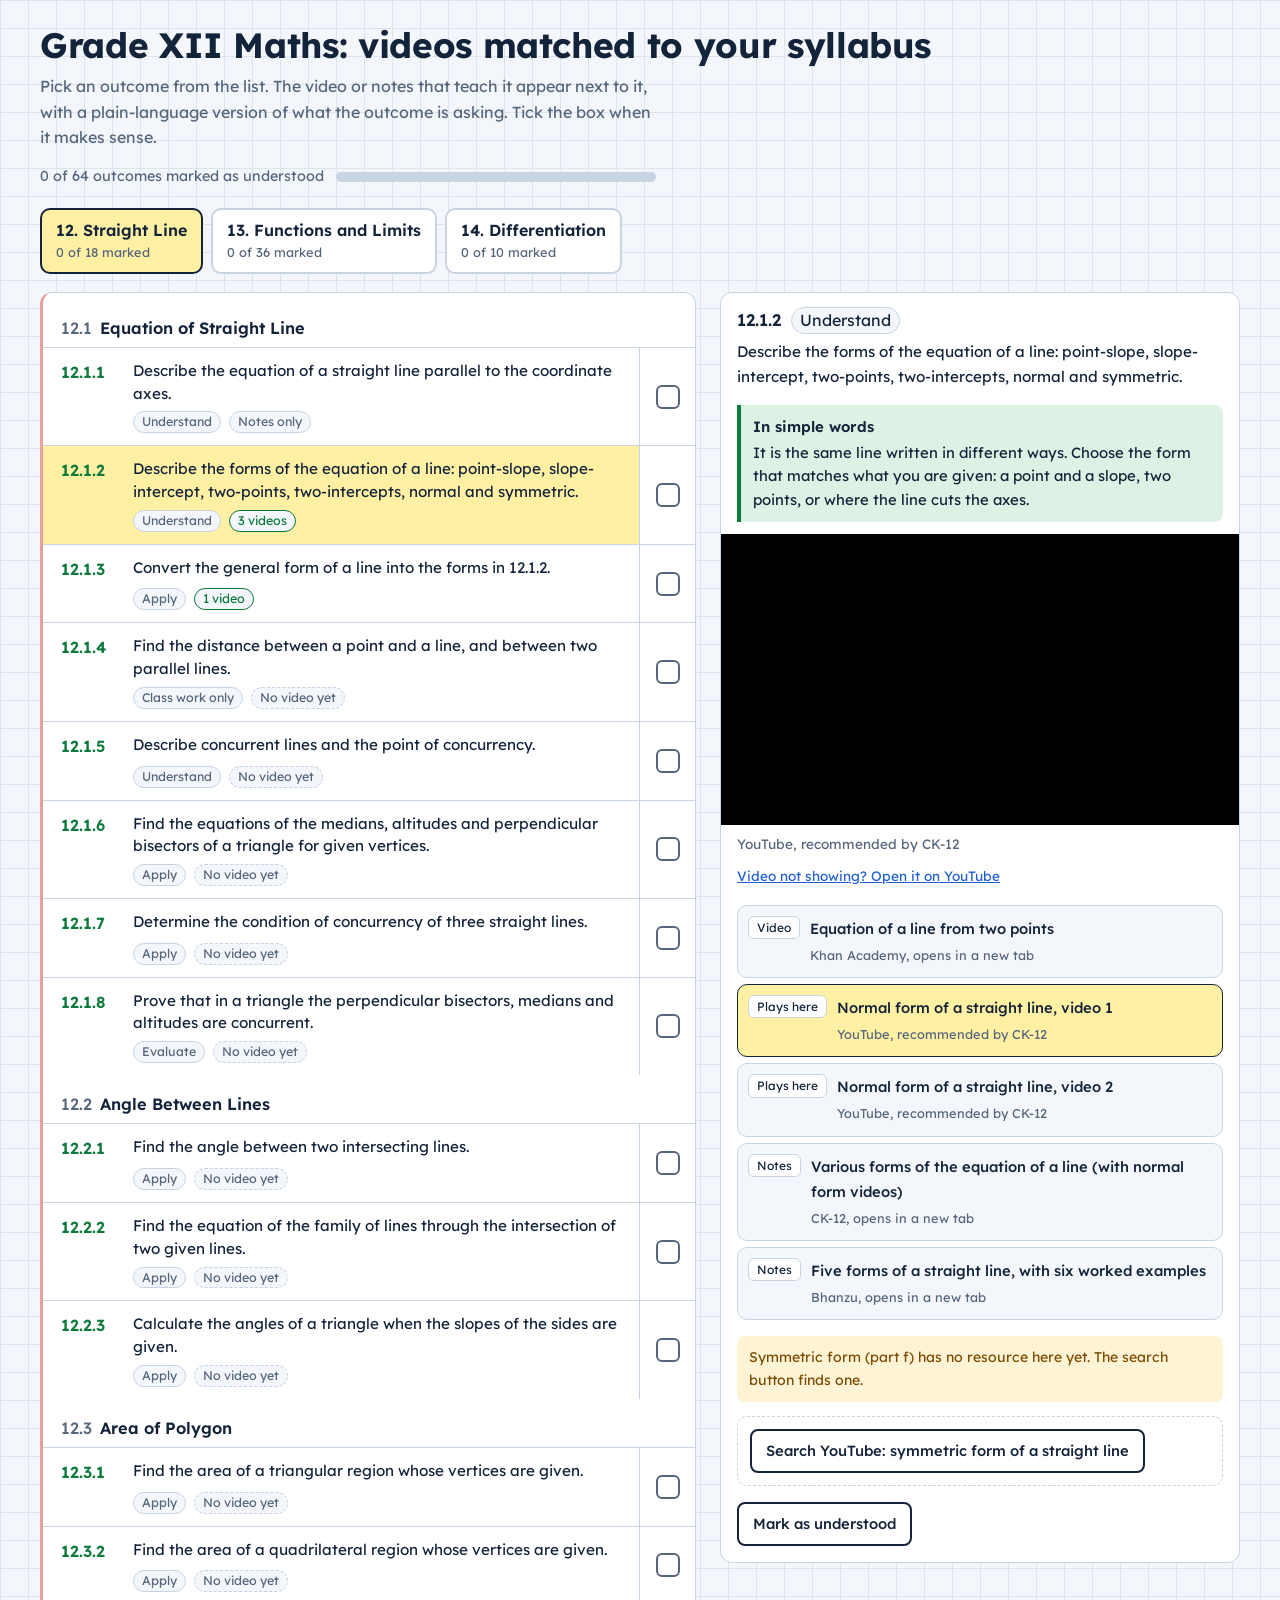
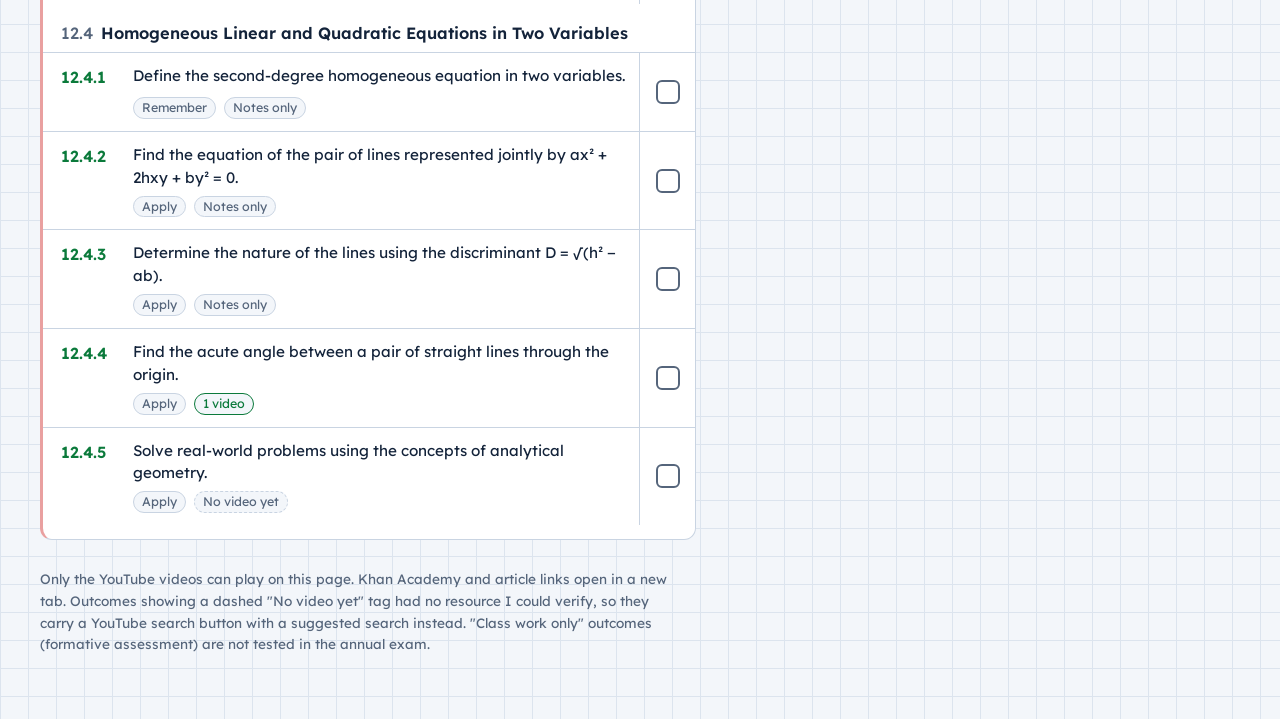
<file: Grade XII Maths_ videos matched to your syllabus.html>
<!DOCTYPE html>
<html lang="en">
<head>
<meta charset="utf-8">
<meta name="viewport" content="width=device-width, initial-scale=1, viewport-fit=cover">
<title>Grade XII Maths: videos matched to your syllabus</title>
<link rel="preconnect" href="https://fonts.googleapis.com">
<link rel="preconnect" href="https://fonts.gstatic.com" crossorigin>
<link href="https://fonts.googleapis.com/css2?family=Lexend:wght@400;500;600;700&display=swap" rel="stylesheet">
<style>
  :root {
    box-sizing: border-box;
    padding-top: env(safe-area-inset-top, 0px);
    padding-bottom: env(safe-area-inset-bottom, 0px);
    --paper: #F3F6FA;
    --grid: #DCE4EE;
    --ink: #13233A;
    --muted: #55657B;
    --card: #FFFFFF;
    --line: #C9D4E2;
    --green: #0B7A3B;
    --green-soft: #DDF2E4;
    --hl: #FFF0A3;
    --margin: #E9A0A0;
    --focus: #1F5FD1;
    --warn: #7A4B00;
    --warn-soft: #FFF3D6;
  }
  @media (prefers-color-scheme: dark) {
    :root:not([data-theme="light"]) {
      --paper: #0E1621;
      --grid: #18232F;
      --ink: #E5ECF4;
      --muted: #9BAABD;
      --card: #152030;
      --line: #2A3A4E;
      --green: #4FD08A;
      --green-soft: #12301F;
      --hl: #4A4210;
      --margin: #6B3A3A;
      --focus: #7AA7FF;
      --warn: #F2C26B;
      --warn-soft: #3A2E12;
    }
  }
  :root[data-theme="dark"] {
    --paper: #0E1621;
    --grid: #18232F;
    --ink: #E5ECF4;
    --muted: #9BAABD;
    --card: #152030;
    --line: #2A3A4E;
    --green: #4FD08A;
    --green-soft: #12301F;
    --hl: #4A4210;
    --margin: #6B3A3A;
    --focus: #7AA7FF;
    --warn: #F2C26B;
    --warn-soft: #3A2E12;
  }
  html { scroll-padding-top: env(safe-area-inset-top, 0px); }
  *, *::before, *::after { box-sizing: inherit; }
  body {
    margin: 0;
    font-family: "Lexend", system-ui, -apple-system, "Segoe UI", Roboto, sans-serif;
    font-size: 16px;
    line-height: 1.6;
    color: var(--ink);
    background-color: var(--paper);
    background-image:
      linear-gradient(var(--grid) 1px, transparent 1px),
      linear-gradient(90deg, var(--grid) 1px, transparent 1px);
    background-size: 28px 28px;
  }
  button { font: inherit; color: inherit; }
  a { color: var(--focus); }
  :focus-visible { outline: 3px solid var(--focus); outline-offset: 2px; border-radius: 4px; }

  .wrap { max-width: 1240px; margin: 0 auto; padding: 24px 20px 64px; }

  header.top { margin-bottom: 20px; }
  h1 { font-size: clamp(1.5rem, 3.4vw, 2.2rem); line-height: 1.2; margin: 0 0 8px; font-weight: 700; letter-spacing: -0.01em; }
  .lede { margin: 0 0 14px; color: var(--muted); max-width: 62ch; }
  .overall { display: flex; align-items: center; gap: 12px; flex-wrap: wrap; font-size: 0.9rem; color: var(--muted); }
  .bar { flex: 1 1 200px; max-width: 320px; height: 10px; border-radius: 6px; background: var(--line); overflow: hidden; }
  .bar > span { display: block; height: 100%; background: var(--green); width: 0; transition: width .25s ease; }

  .tabs { display: flex; gap: 8px; flex-wrap: wrap; margin: 18px 0 18px; }
  .tab {
    border: 2px solid var(--line); background: var(--card); border-radius: 10px;
    padding: 10px 14px; cursor: pointer; text-align: left; line-height: 1.3; min-height: 48px;
  }
  .tab b { display: block; font-weight: 600; }
  .tab small { color: var(--muted); font-size: 0.8rem; }
  .tab[aria-selected="true"] { border-color: var(--ink); background: var(--hl); }

  .layout { display: grid; grid-template-columns: minmax(0, 1fr) minmax(0, 520px); gap: 24px; align-items: start; }
  .panel { position: sticky; top: calc(env(safe-area-inset-top, 0px) + 12px); }

  .list {
    background: var(--card); border: 1px solid var(--line); border-radius: 12px;
    padding: 6px 0 14px; border-left: 3px solid var(--margin);
  }
  .topic { margin: 0; padding: 16px 18px 6px; font-size: 1.02rem; font-weight: 600; }
  .topic span { color: var(--muted); font-weight: 500; margin-right: 8px; }
  ul.slos { list-style: none; margin: 0; padding: 0; }
  .slo-row { display: grid; grid-template-columns: minmax(0, 1fr) auto; align-items: stretch; border-top: 1px solid var(--line); }
  .slo-pick {
    display: grid; grid-template-columns: 62px minmax(0, 1fr); gap: 4px 10px; text-align: left;
    background: transparent; border: 0; padding: 12px 8px 12px 18px; cursor: pointer; min-height: 56px;
  }
  .slo-row.sel .slo-pick { background: var(--hl); }
  .code { font-weight: 600; color: var(--green); font-variant-numeric: tabular-nums; }
  .slo-text { font-size: 0.95rem; line-height: 1.5; }
  .meta { grid-column: 2; display: flex; gap: 8px; flex-wrap: wrap; font-size: 0.78rem; color: var(--muted); margin-top: 2px; }
  .chip { border: 1px solid var(--line); border-radius: 999px; padding: 0 8px; background: var(--paper); }
  .chip.vid { border-color: var(--green); color: var(--green); }
  .chip.none { border-style: dashed; }
  .tick {
    width: 56px; border: 0; border-left: 1px solid var(--line); background: transparent; cursor: pointer;
    display: flex; align-items: center; justify-content: center;
  }
  .tick .box {
    width: 24px; height: 24px; border: 2px solid var(--muted); border-radius: 6px;
    display: grid; place-items: center; font-weight: 700; font-size: 15px; line-height: 1; color: transparent;
  }
  .tick[aria-pressed="true"] .box { background: var(--green); border-color: var(--green); color: var(--card); }

  .card { background: var(--card); border: 1px solid var(--line); border-radius: 12px; overflow: hidden; }
  .card-head { padding: 14px 16px 4px; }
  .card-head .row { display: flex; align-items: center; gap: 10px; flex-wrap: wrap; }
  .card-head h2 { font-size: 1.05rem; margin: 0; font-weight: 600; }
  .card-head p { margin: 6px 0 0; font-size: 0.95rem; }
  .simple { margin: 12px 16px; padding: 10px 12px; border-left: 4px solid var(--green); background: var(--green-soft); border-radius: 0 8px 8px 0; font-size: 0.93rem; }
  .simple b { display: block; font-weight: 600; margin-bottom: 2px; }

  .player { aspect-ratio: 16 / 9; background: #000; width: 100%; }
  .player iframe { width: 100%; height: 100%; border: 0; display: block; }
  .noplayer { aspect-ratio: 16 / 9; display: grid; place-items: center; text-align: center; padding: 16px; background: var(--paper); color: var(--muted); font-size: 0.92rem; border-block: 1px solid var(--line); }
  .caption { padding: 8px 16px; font-size: 0.85rem; color: var(--muted); display: flex; justify-content: space-between; gap: 10px; flex-wrap: wrap; }

  .res { list-style: none; margin: 0; padding: 4px 16px 10px; }
  .res li { margin: 0; }
  .res-item {
    display: grid; grid-template-columns: auto minmax(0, 1fr); gap: 10px; width: 100%; text-align: left;
    padding: 10px 10px; margin: 6px 0; border: 1px solid var(--line); border-radius: 10px;
    background: var(--paper); text-decoration: none; color: var(--ink); cursor: pointer; align-items: start;
  }
  .res-item[aria-current="true"] { border-color: var(--ink); background: var(--hl); }
  .kind { font-size: 0.75rem; border-radius: 6px; padding: 1px 8px; background: var(--card); border: 1px solid var(--line); white-space: nowrap; }
  .res-title { font-size: 0.92rem; font-weight: 500; line-height: 1.4; }
  .res-src { font-size: 0.8rem; color: var(--muted); }

  .gap { margin: 12px 16px 16px; padding: 12px; border: 1px dashed var(--line); border-radius: 10px; font-size: 0.92rem; }
  .gap p { margin: 0 0 10px; }
  .btn {
    display: inline-block; border: 2px solid var(--ink); background: var(--card); color: var(--ink);
    padding: 8px 14px; border-radius: 8px; text-decoration: none; font-weight: 500; font-size: 0.92rem; cursor: pointer; min-height: 44px;
  }
  .note { margin: 0 16px 14px; padding: 10px 12px; border-radius: 8px; background: var(--warn-soft); color: var(--warn); font-size: 0.88rem; }
  .done-btn { margin: 0 16px 16px; }
  .done-btn[aria-pressed="true"] { background: var(--green); border-color: var(--green); color: var(--card); }

  footer.legend { margin-top: 28px; font-size: 0.85rem; color: var(--muted); max-width: 80ch; }

  @media (max-width: 900px) {
    .layout { grid-template-columns: minmax(0, 1fr); }
    .panel { position: static; order: -1; }
    .slo-pick { grid-template-columns: 52px minmax(0, 1fr); padding-left: 12px; }
  }
  @media (prefers-reduced-motion: reduce) { .bar > span { transition: none; } }
</style>
</head>
<body>
<div class="wrap">
  <header class="top">
    <h1>Grade XII Maths: videos matched to your syllabus</h1>
    <p class="lede">Pick an outcome from the list. The video or notes that teach it appear next to it, with a plain-language version of what the outcome is asking. Tick the box when it makes sense.</p>
    <div class="overall" aria-live="polite">
      <span id="overallText"></span>
      <div class="bar" aria-hidden="true"><span id="overallBar"></span></div>
    </div>
  </header>

  <div class="tabs" id="tabs" role="tablist" aria-label="Chapters"></div>

  <div class="layout">
    <section class="list" id="list" aria-label="Student learning outcomes"></section>
    <aside class="panel" id="panel" aria-live="polite"></aside>
  </div>

  <footer class="legend">
    Only the YouTube videos can play on this page. Khan Academy and article links open in a new tab. Outcomes showing a dashed "No video yet" tag had no resource I could verify, so they carry a YouTube search button with a suggested search instead. "Class work only" outcomes (formative assessment) are not tested in the annual exam.
  </footer>
</div>

<script>
(function () {
  var LVL = { R: 'Remember', U: 'Understand', A: 'Apply', An: 'Analyse', E: 'Evaluate', FA: 'Class work only' };

  var R = {
    khanSlope: { t: 'link', kind: 'Video', title: 'Equation of a line from two points', src: 'Khan Academy', url: 'https://www.khanacademy.org/math/algebra-basics/alg-basics-graphing-lines-and-slope/alg-basics-writing-slope-intercept/v/equation-of-a-line-3' },
    normal1: { t: 'yt', id: 'xBUQMvfF53s', title: 'Normal form of a straight line, video 1', src: 'YouTube, recommended by CK-12' },
    normal2: { t: 'yt', id: 'p6_TXNUvQtc', title: 'Normal form of a straight line, video 2', src: 'YouTube, recommended by CK-12' },
    ck12: { t: 'link', kind: 'Notes', title: 'Various forms of the equation of a line (with normal form videos)', src: 'CK-12', url: 'https://flexbooks.ck12.org/cbook/ck-12-algebra-i-concepts/section/5.5/related/lesson/various-forms-of-equation-of-a-line-xi-maths/' },
    bhanzu: { t: 'link', kind: 'Notes', title: 'Five forms of a straight line, with six worked examples', src: 'Bhanzu', url: 'https://bhanzu.com/math/geometry/equation-of-a-straight-line' },
    convert: { t: 'link', kind: 'Video', title: 'Converting between forms of a line (video lessons)', src: 'Online Math Learning', url: 'https://www.onlinemathlearning.com/forms-linear-equations.html' },
    kullabs: { t: 'link', kind: 'Notes', title: 'Pair of straight lines: homogeneous equation, nature and angle', src: 'Kullabs', url: 'https://www.kullabs.org/class-11/mathematics/coordinate-geometry-straight-line-/pair-of-straight-lines' },
    unacademy: { t: 'link', kind: 'Notes', title: 'Pairs of straight lines: formulas and conditions', src: 'Unacademy', url: 'https://unacademy.com/content/jee/study-material/mathematics/pairs-of-straight-lines-an-introduction/' },
    matherama: { t: 'link', kind: 'Notes', title: 'Angle between a pair of straight lines, derived step by step', src: 'Matherama', url: 'https://matherama.com/Tutorials/Chapter%2009%20-%20Pair%20of%20Straight%20Lines/04%20-%20Angles/' },
    shaalaa: { t: 'link', kind: 'Notes', title: 'Angle between lines of ax² + 2hxy + by² = 0', src: 'Shaalaa', url: 'https://www.shaalaa.com/concept-notes/angle-between-lines-represented-by-ax2-2hxy-by2-0_14008' },
    angleVid: { t: 'yt', id: 'E6KTLVAbO_I', title: 'Angle between the lines of ax² + 2hxy + by² = 0 (Class 12 lecture)', src: 'YouTube' },
    khanFunctions: { t: 'link', kind: 'Video', title: 'Functions unit: evaluate, domain and range, inverse functions', src: 'Khan Academy', url: 'https://www.khanacademy.org/math/college-algebra/xa5dd2923c88e7aa8:functions' },
    khanRestrict: { t: 'link', kind: 'Video', title: 'One-to-one mappings and when a function is invertible', src: 'Khan Academy', url: 'https://www.khanacademy.org/math/engageny-precalc/precalc-4/precalc-4c/v/restricting-trig-function-domain' },
    libre: { t: 'link', kind: 'Notes', title: 'One-to-one and inverse functions, with domain and range', src: 'LibreTexts', url: 'https://math.libretexts.org/Courses/Monroe_Community_College/MTH_165_College_Algebra_MTH_175_Precalculus/02:_Functions_and_Their_Graphs/2.05:_One-to-One_and_Inverse_Functions' },
    khanLimIntro: { t: 'link', kind: 'Video', title: 'Introducing limits (11 min video, then practice)', src: 'Khan Academy', url: 'https://www.khanacademy.org/math/ap-calculus-ab/ab-limits-new/ab-1-2/e/limits-intro' },
    khanIntuition: { t: 'link', kind: 'Video', title: 'Limit intuition review', src: 'Khan Academy', url: 'https://www.khanacademy.org/math/ap-calculus-bc/bc-limits-new/bc-limits-optional/v/limit-intuition-review' },
    khanSubst: { t: 'link', kind: 'Video', title: 'Limits by direct substitution (2 min)', src: 'Khan Academy', url: 'https://www.khanacademy.org/math/calculus-1/cs1-limits-and-continuity/cs1-limits-by-direct-substitution/v/limit-by-substitution' },
    khanLimUnit: { t: 'link', kind: 'Video', title: 'Limits and continuity: the whole unit', src: 'Khan Academy', url: 'https://www.khanacademy.org/math/calculus-1/cs1-limits-and-continuity' },
    limInf: { t: 'yt', id: 'eh_ATp0hbB0', title: 'Introduction to limits at infinity', src: 'Khan Academy on YouTube' },
    b1: { t: 'yt', id: 'WUvTyaaNkzM', title: 'The essence of calculus (chapter 1)', src: '3Blue1Brown' },
    b2: { t: 'yt', id: '9vKqVkMQHKk', title: 'The paradox of the derivative (chapter 2)', src: '3Blue1Brown' },
    b3: { t: 'link', kind: 'Video', title: 'Essence of calculus playlist: chapter 3 is the power rule, chapter 4 the product rule', src: '3Blue1Brown', url: 'https://www.youtube.com/playlist?list=PLZHQObOWTQDMsr9K-rj53DwVRMYO3t5Yr' }
  };

  var DATA = [
    { n: 12, title: 'Straight Line', topics: [
      { id: '12.1', title: 'Equation of Straight Line', slos: [
        { c: '12.1.1', l: 'U', t: 'Describe the equation of a straight line parallel to the coordinate axes.',
          s: 'A horizontal line is y = k and a vertical line is x = h. Every point on the line shares one fixed coordinate.',
          r: [R.bhanzu], q: 'equation of line parallel to x axis y axis' },
        { c: '12.1.2', l: 'U', t: 'Describe the forms of the equation of a line: point-slope, slope-intercept, two-points, two-intercepts, normal and symmetric.',
          s: 'It is the same line written in different ways. Choose the form that matches what you are given: a point and a slope, two points, or where the line cuts the axes.',
          r: [R.khanSlope, R.normal1, R.normal2, R.ck12, R.bhanzu], q: 'symmetric form of a straight line', note: 'Symmetric form (part f) has no resource here yet. The search button finds one.' },
        { c: '12.1.3', l: 'A', t: 'Convert the general form of a line into the forms in 12.1.2.',
          s: 'Start from Ax + By + C = 0 and rearrange it into whichever form the question asks for.',
          r: [R.convert, R.bhanzu], q: 'convert general form of line to intercept form normal form' },
        { c: '12.1.4', l: 'FA', t: 'Find the distance between a point and a line, and between two parallel lines.',
          s: 'The distance from (x₁, y₁) to Ax + By + C = 0 is |Ax₁ + By₁ + C| divided by √(A² + B²). For two parallel lines, pick any point on one and use the same formula.',
          r: [], q: 'distance of a point from a line coordinate geometry' },
        { c: '12.1.5', l: 'U', t: 'Describe concurrent lines and the point of concurrency.',
          s: 'Lines that all pass through the same single point are concurrent. That shared point is the point of concurrency.',
          r: [], q: 'concurrent lines point of concurrency' },
        { c: '12.1.6', l: 'A', t: 'Find the equations of the medians, altitudes and perpendicular bisectors of a triangle for given vertices.',
          s: 'A median joins a vertex to the midpoint of the opposite side. An altitude drops from a vertex at 90° to the opposite side. A perpendicular bisector cuts a side in half at 90°. Each is a line you write using the forms in 12.1.2.',
          r: [], q: 'equation of median altitude perpendicular bisector of triangle' },
        { c: '12.1.7', l: 'A', t: 'Determine the condition of concurrency of three straight lines.',
          s: 'Three lines meet at one point exactly when the 3×3 determinant of their coefficients equals zero.',
          r: [], q: 'condition of concurrency of three lines determinant' },
        { c: '12.1.8', l: 'E', t: 'Prove that in a triangle the perpendicular bisectors, medians and altitudes are concurrent.',
          s: 'A proof that each set of three special lines meets at a single point: the circumcentre, centroid and orthocentre.',
          r: [], q: 'prove medians concurrent centroid coordinate geometry' }
      ]},
      { id: '12.2', title: 'Angle Between Lines', slos: [
        { c: '12.2.1', l: 'A', t: 'Find the angle between two intersecting lines.',
          s: 'Use the slopes: tan θ = |(m₁ − m₂) / (1 + m₁m₂)|.',
          r: [], q: 'angle between two lines slopes tan theta' },
        { c: '12.2.2', l: 'A', t: 'Find the equation of the family of lines through the intersection of two given lines.',
          s: 'If the lines are L₁ = 0 and L₂ = 0, then L₁ + kL₂ = 0 gives one line of the family for each value of k.',
          r: [], q: 'family of lines through intersection of two lines' },
        { c: '12.2.3', l: 'A', t: 'Calculate the angles of a triangle when the slopes of the sides are given.',
          s: 'Take the sides two at a time and apply the angle formula from 12.2.1 at each vertex.',
          r: [], q: 'angles of a triangle from slopes of sides' }
      ]},
      { id: '12.3', title: 'Area of Polygon', slos: [
        { c: '12.3.1', l: 'A', t: 'Find the area of a triangular region whose vertices are given.',
          s: 'Plug the three vertices into the coordinate area formula. It is a fixed pattern, so practice it until it is automatic.',
          r: [], q: 'area of triangle from coordinates of vertices' },
        { c: '12.3.2', l: 'A', t: 'Find the area of a quadrilateral region whose vertices are given.',
          s: 'Split the quadrilateral into two triangles and add their areas, or apply the same coordinate pattern around the four vertices in order.',
          r: [], q: 'area of quadrilateral from coordinates of vertices' }
      ]},
      { id: '12.4', title: 'Homogeneous Linear and Quadratic Equations in Two Variables', slos: [
        { c: '12.4.1', l: 'R', t: 'Define the second-degree homogeneous equation in two variables.',
          s: 'Every term has total degree 2: ax² + 2hxy + by². There is no x term, no y term and no constant.',
          r: [R.kullabs], q: 'second degree homogeneous equation in x and y' },
        { c: '12.4.2', l: 'A', t: 'Find the equation of the pair of lines represented jointly by ax² + 2hxy + by² = 0.',
          s: 'Two lines through the origin, y = m₁x and y = m₂x, multiply out to this shape. So one equation hides two lines.',
          r: [R.kullabs, R.matherama], q: 'pair of lines ax2+2hxy+by2=0 separate equations' },
        { c: '12.4.3', l: 'A', t: 'Determine the nature of the lines using the discriminant D = √(h² − ab).',
          s: 'Look at h² − ab. Positive means two different real lines. Zero means the two lines coincide. Negative means there are no real lines.',
          r: [R.kullabs, R.unacademy], q: 'nature of pair of straight lines h squared minus ab' },
        { c: '12.4.4', l: 'A', t: 'Find the acute angle between a pair of straight lines through the origin.',
          s: 'tan θ = 2√(h² − ab) / |a + b|. If a + b = 0 the lines are perpendicular.',
          r: [R.angleVid, R.matherama, R.shaalaa], q: 'angle between pair of straight lines ax2+2hxy+by2' },
        { c: '12.4.5', l: 'A', t: 'Solve real-world problems using the concepts of analytical geometry.',
          s: 'Turn the situation into coordinates first, then use the lines, distances and areas from this chapter.',
          r: [], q: 'analytical geometry word problems straight line' }
      ]}
    ]},
    { n: 13, title: 'Functions and Limits', topics: [
      { id: '13.1', title: 'Functions and Types of Functions', slos: [
        { c: '13.1.1', l: 'U', t: 'Describe open, closed, and semi-open and semi-closed intervals.',
          s: 'An open interval (a, b) leaves out both ends. A closed interval [a, b] includes both. A semi-open one such as [a, b) includes only one end.',
          r: [], q: 'types of intervals open closed semi-open' },
        { c: '13.1.2', l: 'A', t: 'Represent the intervals in 13.1.1 on a number line.',
          s: 'Draw a filled dot where the end is included and an empty circle where it is left out, then shade between.',
          r: [], q: 'represent intervals on number line' },
        { c: '13.1.3', l: 'U', t: 'Describe a function as a rule of correspondence, with notation, domain, codomain and range, including one-one and onto functions.',
          s: 'A function gives each input exactly one output. Domain is the allowed inputs. Range is the outputs actually produced. One-one means no two inputs share an output. Onto means every value in the codomain gets used.',
          r: [R.khanFunctions, R.khanRestrict, R.libre], q: 'function domain codomain range one-one onto' },
        { c: '13.1.4', l: 'A', t: 'Find the value of a function for given values of the variables.',
          s: 'Put the given number in place of x and calculate.',
          r: [R.khanFunctions], q: 'evaluate functions' },
        { c: '13.1.5', l: 'U', t: 'Identify functions as algebraic or transcendental.',
          s: 'Algebraic functions use powers, roots and + − × ÷, like x² + 3. Transcendental functions need more, like sin x, eˣ and log x.',
          r: [], q: 'algebraic and transcendental functions' },
        { c: '13.1.6', l: 'U', t: 'Describe trigonometric, inverse trigonometric, logarithmic, exponential and modulus functions.',
          s: 'These are the main families of transcendental functions. Know what each graph roughly does and what inputs are allowed.',
          r: [], q: 'trigonometric logarithmic exponential modulus functions overview' },
        { c: '13.1.7', l: 'U', t: 'Describe quadratic and square root functions.',
          s: 'A quadratic gives a parabola. A square root function gives half of a parabola lying on its side.',
          r: [], q: 'quadratic function and square root function graph' },
        { c: '13.1.8', l: 'U', t: 'Describe explicit and implicit, even and odd, parametric and piecewise functions.',
          s: 'Explicit: y = f(x). Implicit: x and y are mixed, like x² + y² = 4. Even: f(−x) = f(x). Odd: f(−x) = −f(x). Parametric: x and y both depend on a third variable. Piecewise: different rules on different parts of the domain.',
          r: [], q: 'even odd functions explicit implicit piecewise parametric' },
        { c: '13.1.9', l: 'A', t: 'Find the domain and range of algebraic functions.',
          s: 'Domain: which x values are allowed (no dividing by zero, no square root of a negative). Range: which y values you can actually get.',
          r: [R.khanFunctions], q: 'find domain and range of algebraic functions' },
        { c: '13.1.10', l: 'A', t: 'Find the domain and range of transcendental functions.',
          s: 'Same idea as 13.1.9, using what you know about sin x, eˣ and log x. For example, log x needs x greater than 0.',
          r: [R.khanFunctions], q: 'domain and range of exponential logarithmic functions' },
        { c: '13.1.11', l: 'A', t: 'Solve problems related to exponential and logarithmic functions.',
          s: 'Exponentials and logarithms undo each other. Rewrite one form as the other to solve for the unknown.',
          r: [], q: 'exponential and logarithmic equations solving' },
        { c: '13.1.12', l: 'A', t: 'Solve compound interest problems using the exponential function.',
          s: 'With compound interest the amount is multiplied by the same factor every period, which is exactly exponential growth.',
          r: [], q: 'compound interest exponential function' }
      ]},
      { id: '13.2', title: 'Inverse Functions', slos: [
        { c: '13.2.1', l: 'U', t: 'Describe the inverse of a function and its notation.',
          s: 'The inverse f⁻¹ undoes f. If f sends a to b, then f⁻¹ sends b back to a.',
          r: [R.khanFunctions, R.libre], q: 'intro to inverse functions' },
        { c: '13.2.2', l: 'A', t: 'Find the inverse of a function and its domain and range.',
          s: 'Swap x and y, then solve for y. The domain of f⁻¹ is the range of f, and the range of f⁻¹ is the domain of f.',
          r: [R.libre, R.khanRestrict], q: 'find the inverse of a function step by step' }
      ]},
      { id: '13.3', title: 'Graph of Functions', slos: [
        { c: '13.3.1', l: 'A', t: 'Plot the graph of y = xⁿ (n ≠ 0), where n is rational.',
          s: 'Make a table of x and y values for n like 2, 3 and 1/2, plot the points and see how the shape changes with n.',
          r: [], q: 'graph of y = x^n for different n' },
        { c: '13.3.2', l: 'An', t: 'Find the equation of a quadratic from its graph using y = a(x − p)(x − q).',
          s: 'If the curve cuts the x-axis at p and q, the equation is y = a(x − p)(x − q). Use one more point on the curve to find a.',
          r: [], q: 'find quadratic equation from graph x intercepts and a point' },
        { c: '13.3.3', l: 'A', t: 'Sketch the graph of a quadratic function using its factors.',
          s: 'The factors give the x-intercepts. Add the y-intercept and the turning point, then draw the parabola.',
          r: [], q: 'sketch quadratic graph using factors' },
        { c: '13.3.4', l: 'U', t: 'Distinguish among linear, quadratic and square root functions graphically.',
          s: 'Linear is a straight line. Quadratic is a U-shaped parabola. Square root starts at a point and curves away to one side.',
          r: [], q: 'linear quadratic square root graphs compare' },
        { c: '13.3.5', l: 'An', t: 'Interpret the graph of exponential and logarithmic functions.',
          s: 'Exponential graphs rise or fall steeply and never touch the x-axis. Logarithmic graphs are their mirror image in the line y = x.',
          r: [], q: 'graphs of exponential and logarithmic functions' },
        { c: '13.3.6', l: 'A', t: 'Draw the graph of the modulus function y = c|x ± a| ± b.',
          s: '|x| is a V shape. The a value shifts it left or right, b shifts it up or down, and c stretches it or flips it.',
          r: [], q: 'graph of modulus function absolute value transformations' },
        { c: '13.3.7', l: 'An', t: 'Find the domain and range of a function using its graph.',
          s: 'Domain is how far the graph stretches left to right. Range is how far it stretches bottom to top.',
          r: [R.khanFunctions], q: 'domain and range from graph' },
        { c: '13.3.8', l: 'An', t: 'Interpret the relation between a one-one function and its inverse through a graph.',
          s: 'The graph of f⁻¹ is the mirror image of f in the line y = x. The horizontal line test tells you whether an inverse exists.',
          r: [R.khanRestrict], q: 'horizontal line test inverse function graph reflection y=x' },
        { c: '13.3.9', l: 'A', t: 'Illustrate transformations of a graph: horizontal shift, vertical shift and scaling.',
          s: 'Adding a number outside the function moves the graph up or down. Adding inside moves it left or right. Multiplying stretches or squashes it.',
          r: [], q: 'graph transformations horizontal vertical shift scaling' },
        { c: '13.3.10', l: 'An', t: 'Interpret the graph or sketch of piecewise functions.',
          s: 'Draw each piece only over its own interval, and mark with a filled or empty dot whether each end point is included.',
          r: [], q: 'piecewise function graph how to draw' }
      ]},
      { id: '13.4', title: 'Limit of a Function', slos: [
        { c: '13.4.1', l: 'U', t: 'Describe the phrases x → 0, x → a and x → ∞.',
          s: 'x → a means x gets very close to a without having to equal it. x → ∞ means x grows without bound.',
          r: [R.khanLimIntro, R.limInf], q: 'what does x approaches a mean limits' },
        { c: '13.4.2', l: 'U', t: 'Describe the limit of a sequence.',
          s: 'A sequence is a list of numbers. Its limit is the value the terms settle toward as you go further along the list.',
          r: [], q: 'limit of a sequence introduction' },
        { c: '13.4.3', l: 'A', t: 'Find the limit of a sequence.',
          s: 'Divide the top and bottom by the highest power of n, then see what each part tends to.',
          r: [], q: 'find limit of a sequence examples' },
        { c: '13.4.4', l: 'U', t: 'Describe the limit of a function.',
          s: 'The limit is the value f(x) gets close to as x gets close to a number, even if f is not defined at that number.',
          r: [R.khanLimIntro, R.khanIntuition], q: 'limit of a function intuition' },
        { c: '13.4.5', l: 'R', t: 'State the theorems of limits for sum, difference, power, product and quotient.',
          s: 'You may split a limit across + − × ÷ and powers. For a quotient, the bottom limit must not be zero.',
          r: [R.khanLimUnit], q: 'limit theorems sum product quotient' },
        { c: '13.4.6', l: 'A', t: 'Find the limit of a function using the theorems of limits.',
          s: 'Try direct substitution first. If it works, you are done. If it gives 0/0, simplify or factor and try again.',
          r: [R.khanSubst, R.khanLimUnit], q: 'finding limits using limit laws' },
        { c: '13.4.7', l: 'E', t: 'Evaluate limits of standard forms: (xⁿ − aⁿ)/(x − a), (1 + 1/x)ˣ, sin x / x and similar.',
          s: 'Learn the standard results: (1 + 1/x)ˣ tends to e as x → ∞, and sin x / x tends to 1 as x → 0 (x in radians). Then rewrite harder limits to look like these.',
          r: [R.khanLimUnit], q: 'standard limits sin x over x (1+1/x)^x e' },
        { c: '13.4.8', l: 'E', t: 'Evaluate limits of algebraic, exponential, logarithmic and trigonometric functions.',
          s: 'Mixed problems that use everything from 13.4.6 and 13.4.7. Identify which standard form each one resembles.',
          r: [R.khanLimUnit], q: 'evaluate limits exponential logarithmic trigonometric' }
      ]},
      { id: '13.5', title: 'Continuous and Discontinuous Functions', slos: [
        { c: '13.5.1', l: 'A', t: 'Determine the existence and non-existence of a limit by illustrating the left-hand and right-hand limits.',
          s: 'Find the limit coming from the left and from the right. The limit exists only if both are the same number.',
          r: [R.khanLimUnit], q: 'left hand limit right hand limit existence' },
        { c: '13.5.2', l: 'U', t: 'Describe the continuity of a function at a point and in an interval.',
          s: 'A function is continuous at a point if you can draw through it without lifting your pen: the limit exists, the value exists and they are equal.',
          r: [R.khanLimUnit], q: 'continuity of a function at a point definition' },
        { c: '13.5.3', l: 'A', t: 'Determine the continuity and discontinuity of a function at a point and in an interval.',
          s: 'Check the three conditions from 13.5.2 at the point in question. If any one fails, the function is discontinuous there.',
          r: [R.khanLimUnit], q: 'determine continuity discontinuity at a point examples' },
        { c: '13.5.4', l: 'FA', t: 'Apply logarithm, exponential, limit and continuity ideas to real-world problems such as growth, decay, finance and stock prices.',
          s: 'Word problems where a quantity grows or decays over time. Class work, not tested in the exam.',
          r: [], q: 'exponential growth and decay real world problems' }
      ]}
    ]},
    { n: 14, title: 'Differentiation', topics: [
      { id: '14.1', title: 'Derivative of a Function', slos: [
        { c: '14.1.1', l: 'U', t: 'Distinguish between independent and dependent variables.',
          s: 'The independent variable is the input you choose (usually x). The dependent variable is the output that responds (usually y).',
          r: [], q: 'independent and dependent variables' },
        { c: '14.1.2', l: 'A', t: 'Determine the approximate change in the dependent variable when the independent variable is increased or decreased.',
          s: 'For a small change in x, the change in y is roughly the derivative times that change in x.',
          r: [], q: 'approximate change using differentials dy = f prime dx' },
        { c: '14.1.3', l: 'U', t: 'Explain the concept of rate of change.',
          s: 'How fast one quantity changes compared with another, like kilometres per hour or rupees per kilogram.',
          r: [R.b2], q: 'rate of change explained' },
        { c: '14.1.4', l: 'U', t: 'Distinguish between the average and the instantaneous rate of change.',
          s: 'Average is the change over a stretch, the slope between two points. Instantaneous is the change at one moment, the slope of the tangent there.',
          r: [R.b2], q: 'average rate of change vs instantaneous rate of change' },
        { c: '14.1.5', l: 'A', t: 'Solve problems based on the average and instantaneous rate of change.',
          s: 'Average: divide the total change by the interval. Instantaneous: take the derivative and evaluate it at the given point.',
          r: [], q: 'average and instantaneous rate of change problems' },
        { c: '14.1.6', l: 'U', t: 'Describe the derivative as the instantaneous rate of change of the dependent variable with respect to the independent variable, and its notation.',
          s: 'dy/dx and f′(x) both mean the instantaneous rate of change of y as x changes.',
          r: [R.b1, R.b2], q: 'what is a derivative notation dy/dx' },
        { c: '14.1.7', l: 'A', t: 'Find the derivative using the definition (first principles) for y = xⁿ and y = (ax + b)ⁿ.',
          s: 'f′(x) is the limit as h → 0 of [f(x + h) − f(x)] / h. Substitute your function, simplify, then let h go to 0.',
          r: [R.b2], q: 'derivative from first principles x^n' },
        { c: '14.1.8', l: 'A', t: 'Find the derivative of algebraic functions using the direct method (power rule).',
          s: 'The derivative of xⁿ is n·xⁿ⁻¹. Bring the power down, then reduce the power by one.',
          r: [R.b3], q: 'power rule derivative examples' }
      ]},
      { id: '14.2', title: 'Theorems on Differentiation and their Applications', slos: [
        { c: '14.2.1', l: 'A', t: 'Find the derivative of a constant multiple, a sum or difference, a product and a quotient of functions.',
          s: 'Constants come out front. Sums and differences are done term by term. Products and quotients have their own rules.',
          r: [R.b3], q: 'product rule quotient rule derivative', note: 'The 3Blue1Brown series covers the product rule. Search for a separate quotient rule video.' },
        { c: '14.2.2', l: 'A', t: 'Determine the derivative of polynomial or rational functions using the combined differentiation rules.',
          s: 'Break the function into parts, pick the right rule for each part, and combine the results.',
          r: [], q: 'derivative of rational functions quotient rule examples' }
      ]}
    ]}
  ];

  var done = {};
  try { done = JSON.parse(localStorage.getItem('g12-done') || '{}') || {}; } catch (e) { done = {}; }
  function save() { try { localStorage.setItem('g12-done', JSON.stringify(done)); } catch (e) {} }

  var all = [];
  DATA.forEach(function (ch) { ch.topics.forEach(function (tp) { tp.slos.forEach(function (s) { s.ch = ch.n; all.push(s); }); }); });
  var byCode = {};
  all.forEach(function (s) { byCode[s.c] = s; });

  function firstYt(s) { for (var i = 0; i < s.r.length; i++) { if (s.r[i].t === 'yt') return i; } return -1; }

  var activeCh = 12;
  var sel = '12.1.2';
  var curRes = firstYt(byCode[sel]);

  var tabsEl = document.getElementById('tabs');
  var listEl = document.getElementById('list');
  var panelEl = document.getElementById('panel');

  function videoCount(s) { return s.r.filter(function (r) { return r.t === 'yt' || r.kind === 'Video'; }).length; }
  function chapterProgress(n) {
    var list = all.filter(function (s) { return s.ch === n; });
    return { d: list.filter(function (s) { return done[s.c]; }).length, t: list.length };
  }

  function renderOverall() {
    var d = all.filter(function (s) { return done[s.c]; }).length;
    document.getElementById('overallText').textContent = d + ' of ' + all.length + ' outcomes marked as understood';
    document.getElementById('overallBar').style.width = (all.length ? (d / all.length * 100) : 0) + '%';
  }

  function renderTabs() {
    tabsEl.innerHTML = '';
    DATA.forEach(function (ch) {
      var p = chapterProgress(ch.n);
      var b = document.createElement('button');
      b.className = 'tab';
      b.setAttribute('role', 'tab');
      b.setAttribute('aria-selected', String(ch.n === activeCh));
      b.innerHTML = '<b>' + ch.n + '. ' + ch.title + '</b><small>' + p.d + ' of ' + p.t + ' marked</small>';
      b.addEventListener('click', function () {
        activeCh = ch.n;
        var first = all.filter(function (s) { return s.ch === ch.n; })[0];
        select(first.c, false);
      });
      tabsEl.appendChild(b);
    });
  }

  function renderList() {
    var ch = DATA.filter(function (c) { return c.n === activeCh; })[0];
    var html = '';
    ch.topics.forEach(function (tp) {
      html += '<h3 class="topic"><span>' + tp.id + '</span>' + tp.title + '</h3><ul class="slos">';
      tp.slos.forEach(function (s) {
        var vc = videoCount(s);
        var tag;
        if (vc > 0) tag = '<span class="chip vid">' + vc + (vc === 1 ? ' video' : ' videos') + '</span>';
        else if (s.r.length > 0) tag = '<span class="chip">Notes only</span>';
        else tag = '<span class="chip none">No video yet</span>';
        var isDone = !!done[s.c];
        html += '<li class="slo-row' + (s.c === sel ? ' sel' : '') + '">' +
          '<button class="slo-pick" data-code="' + s.c + '" aria-current="' + (s.c === sel) + '">' +
          '<span class="code">' + s.c + '</span><span class="slo-text">' + s.t + '</span>' +
          '<span class="meta"><span class="chip">' + LVL[s.l] + '</span>' + tag + '</span></button>' +
          '<button class="tick" data-tick="' + s.c + '" aria-pressed="' + isDone + '" aria-label="Mark ' + s.c + ' as understood"><span class="box" aria-hidden="true">✓</span></button></li>';
      });
      html += '</ul>';
    });
    listEl.innerHTML = html;
  }

  function renderPanel() {
    var s = byCode[sel];
    var html = '<div class="card"><div class="card-head"><div class="row"><h2>' + s.c + '</h2><span class="chip">' + LVL[s.l] + '</span></div><p>' + s.t + '</p></div>';
    html += '<div class="simple"><b>In simple words</b>' + s.s + '</div>';

    var r = (curRes >= 0) ? s.r[curRes] : null;
    if (r && r.t === 'yt') {
      html += '<div class="player"><iframe src="https://www.youtube-nocookie.com/embed/' + r.id + '?rel=0" title="' + r.title.replace(/"/g, '') + '" allow="accelerometer; encrypted-media; gyroscope; picture-in-picture; fullscreen" allowfullscreen referrerpolicy="strict-origin-when-cross-origin"></iframe></div>';
      html += '<div class="caption"><span>' + r.src + '</span><a href="https://www.youtube.com/watch?v=' + r.id + '" target="_blank" rel="noopener">Video not showing? Open it on YouTube</a></div>';
    } else if (s.r.length) {
      html += '<div class="noplayer"><span>No video plays on this page for this outcome. Open one of the links below.</span></div>';
    } else {
      html += '<div class="noplayer"><span>No verified resource for this outcome yet.</span></div>';
    }

    if (s.r.length) {
      html += '<ul class="res">';
      s.r.forEach(function (x, i) {
        if (x.t === 'yt') {
          html += '<li><button class="res-item" data-res="' + i + '" aria-current="' + (i === curRes) + '"><span class="kind">Plays here</span><span><span class="res-title">' + x.title + '</span><br><span class="res-src">' + x.src + '</span></span></button></li>';
        } else {
          html += '<li><a class="res-item" href="' + x.url + '" target="_blank" rel="noopener"><span class="kind">' + x.kind + '</span><span><span class="res-title">' + x.title + '</span><br><span class="res-src">' + x.src + ', opens in a new tab</span></span></a></li>';
        }
      });
      html += '</ul>';
    }

    if (s.note) html += '<div class="note">' + s.note + '</div>';

    if (!s.r.length || s.note) {
      html += '<div class="gap">' + (!s.r.length ? '<p>Try a YouTube search with a ready-made phrase for this outcome.</p>' : '') +
        '<a class="btn" target="_blank" rel="noopener" href="https://www.youtube.com/results?search_query=' + encodeURIComponent(s.q) + '">Search YouTube: ' + s.q + '</a></div>';
    }

    var isDone = !!done[s.c];
    html += '<button class="btn done-btn" id="doneBtn" aria-pressed="' + isDone + '">' + (isDone ? 'Marked as understood' : 'Mark as understood') + '</button></div>';
    panelEl.innerHTML = html;
  }

  function renderAll() { renderTabs(); renderList(); renderPanel(); renderOverall(); }

  function select(code, scroll) {
    sel = code;
    var s = byCode[code];
    activeCh = s.ch;
    curRes = firstYt(s);
    renderAll();
    if (scroll && window.matchMedia('(max-width: 900px)').matches) {
      var reduce = window.matchMedia('(prefers-reduced-motion: reduce)').matches;
      panelEl.scrollIntoView({ behavior: reduce ? 'auto' : 'smooth', block: 'start' });
    }
  }

  function toggle(code) {
    if (done[code]) delete done[code]; else done[code] = 1;
    save();
    renderTabs(); renderList(); renderPanel(); renderOverall();
  }

  listEl.addEventListener('click', function (e) {
    var tick = e.target.closest('[data-tick]');
    if (tick) { toggle(tick.getAttribute('data-tick')); return; }
    var pick = e.target.closest('[data-code]');
    if (pick) select(pick.getAttribute('data-code'), true);
  });

  panelEl.addEventListener('click', function (e) {
    var rb = e.target.closest('[data-res]');
    if (rb) { curRes = parseInt(rb.getAttribute('data-res'), 10); renderPanel(); return; }
    if (e.target.closest('#doneBtn')) toggle(sel);
  });

  renderAll();
})();
</script>
</body>
</html>
</file>
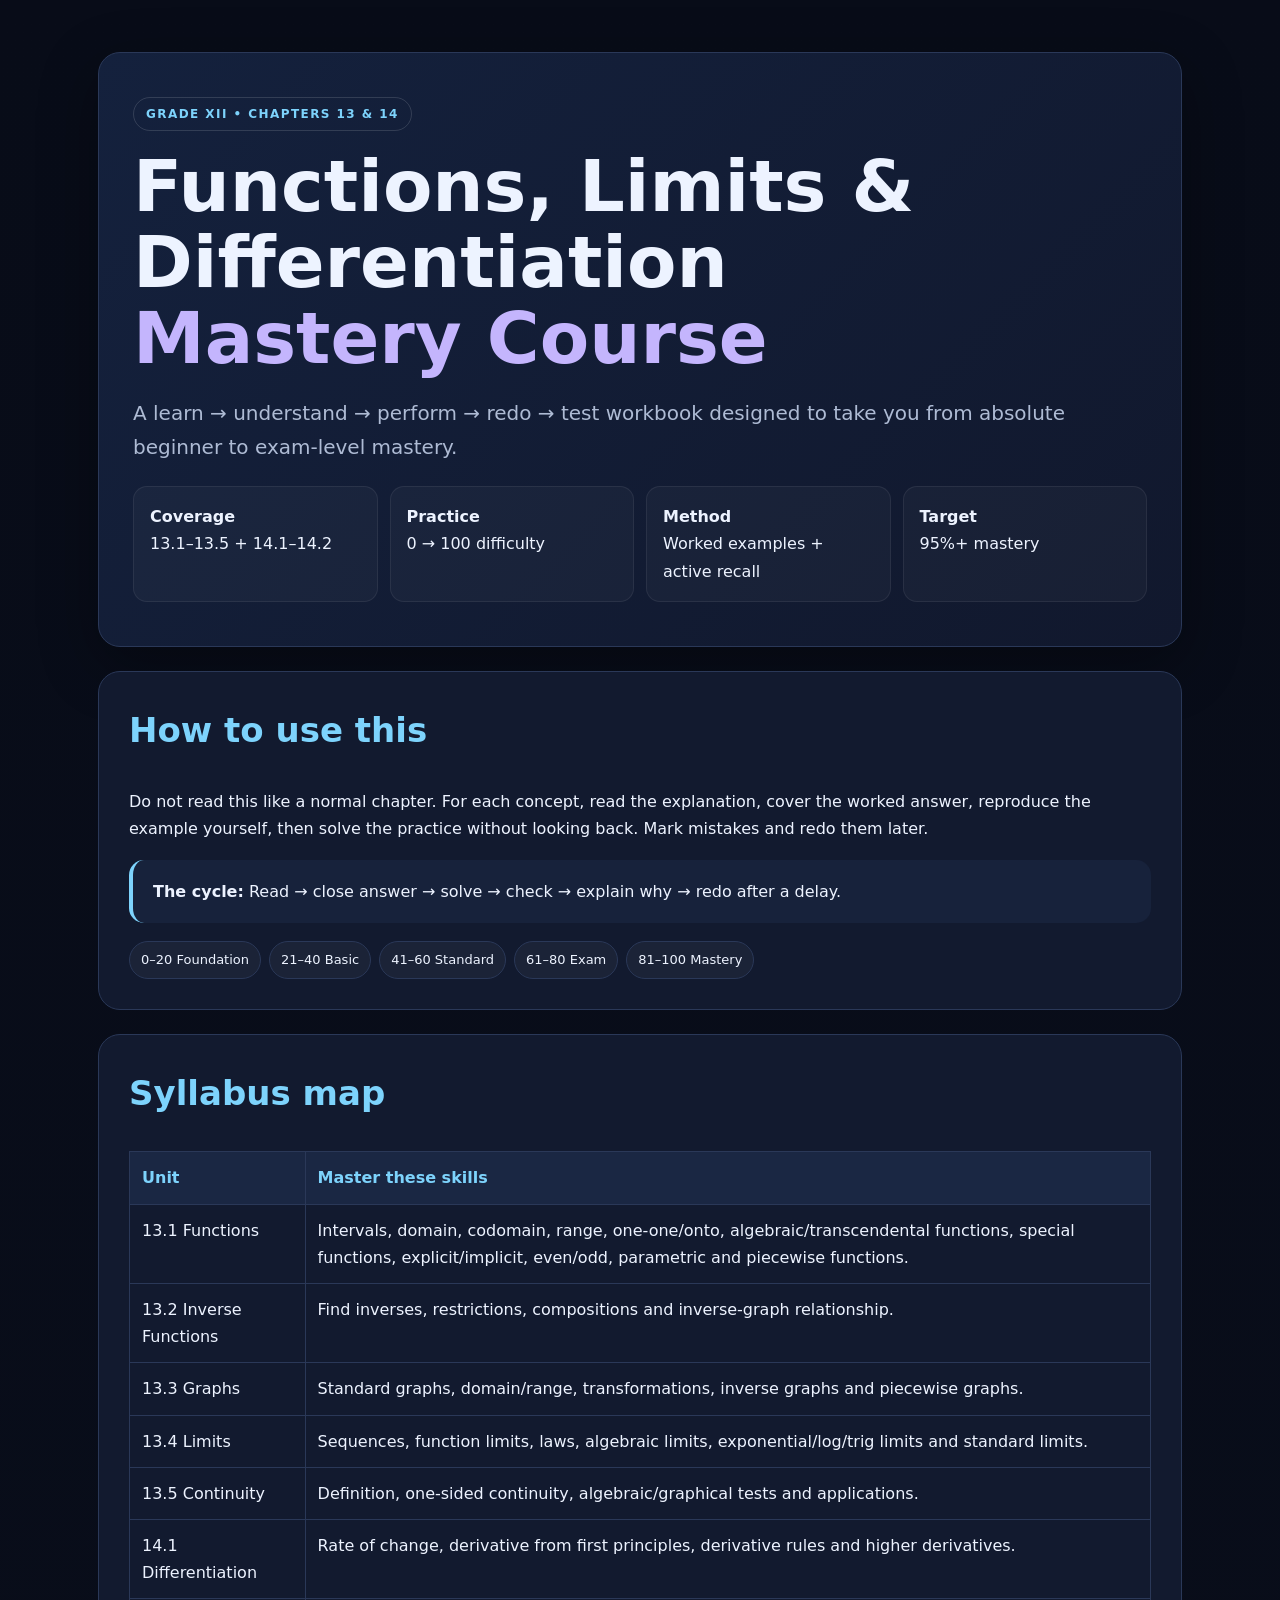
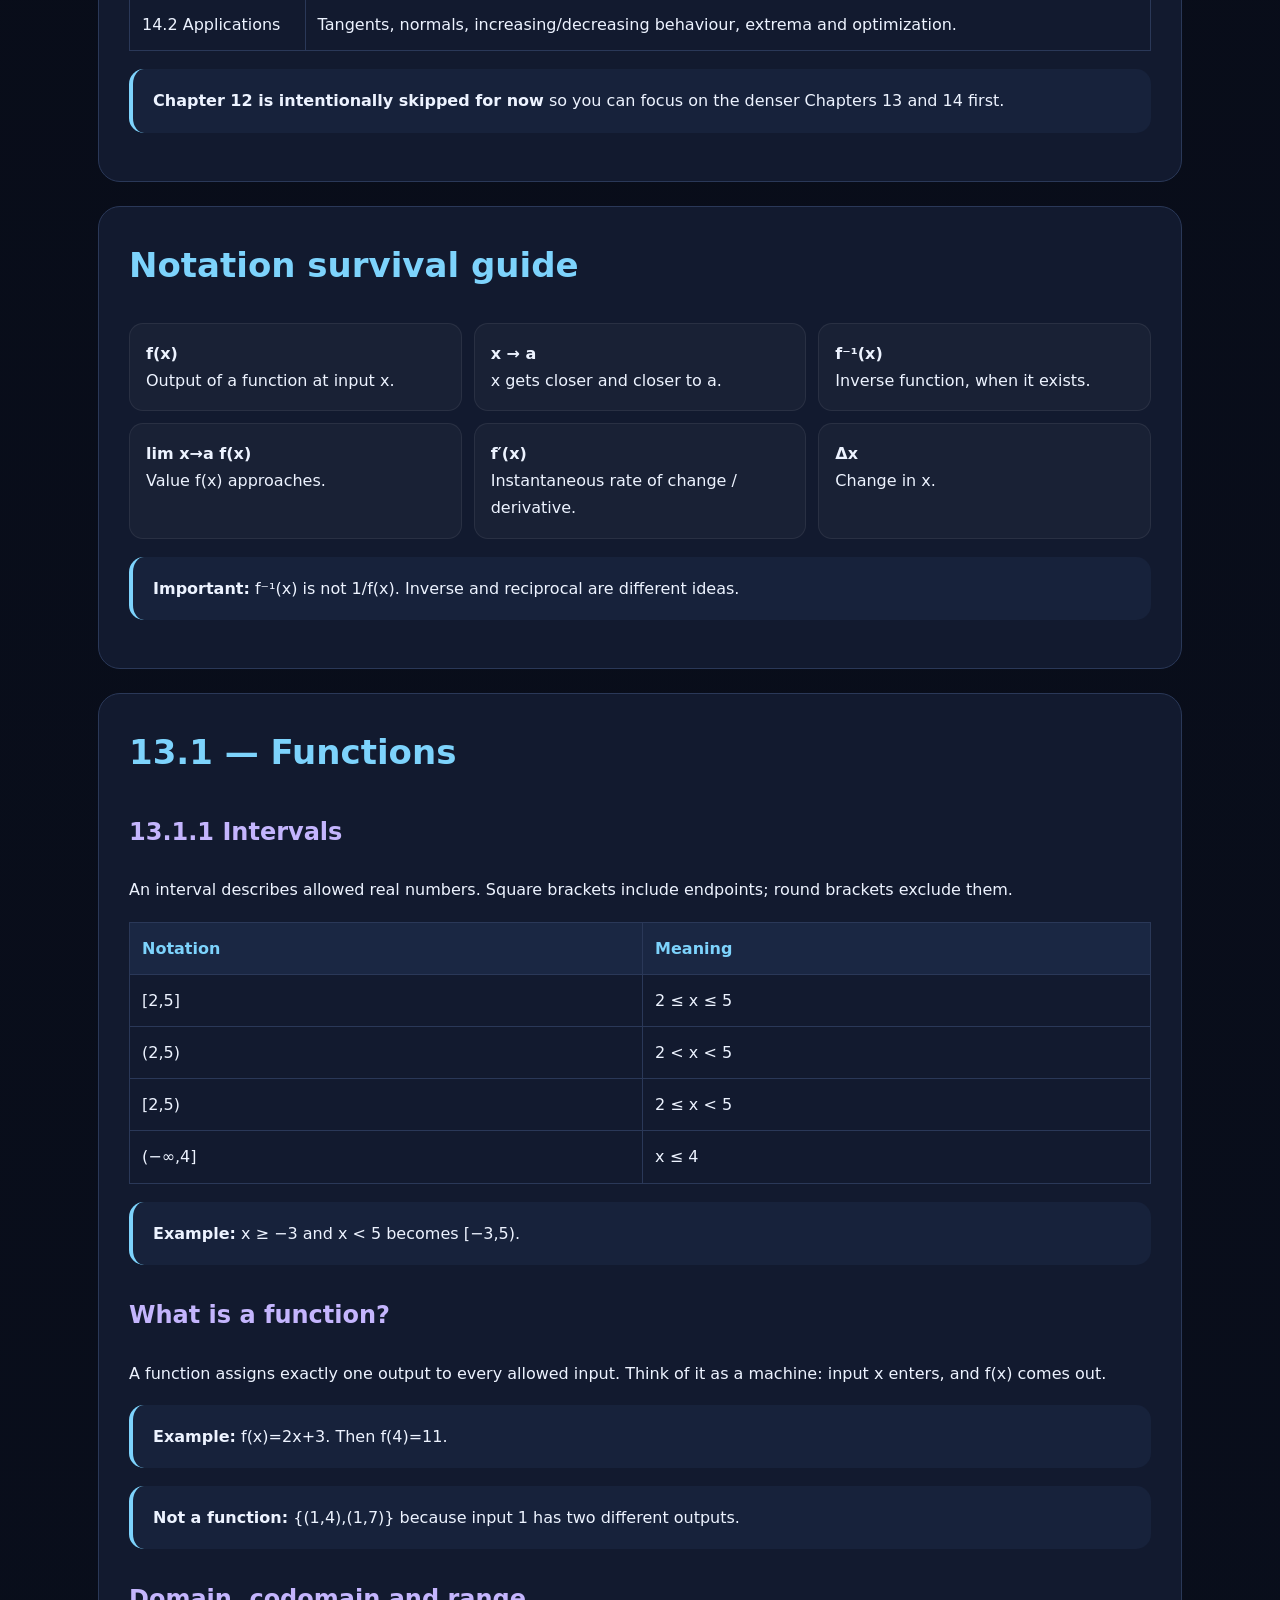
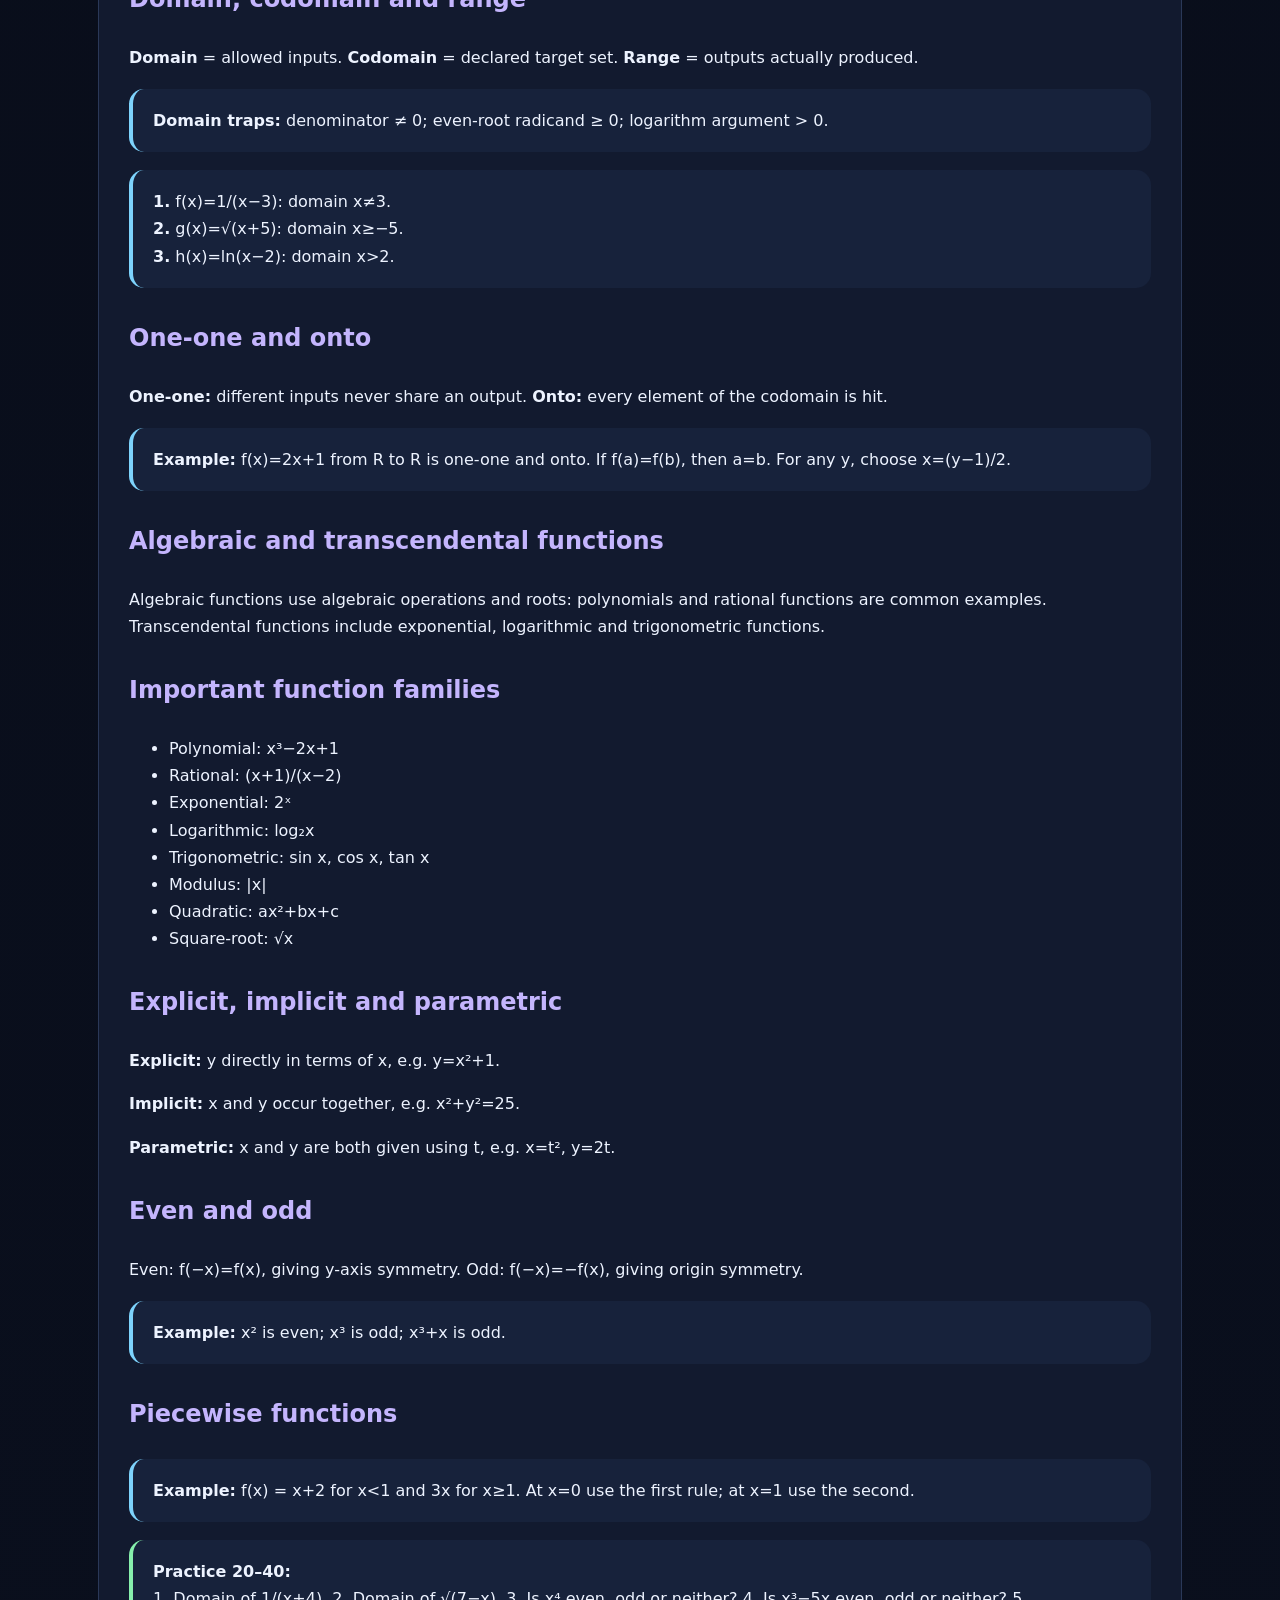
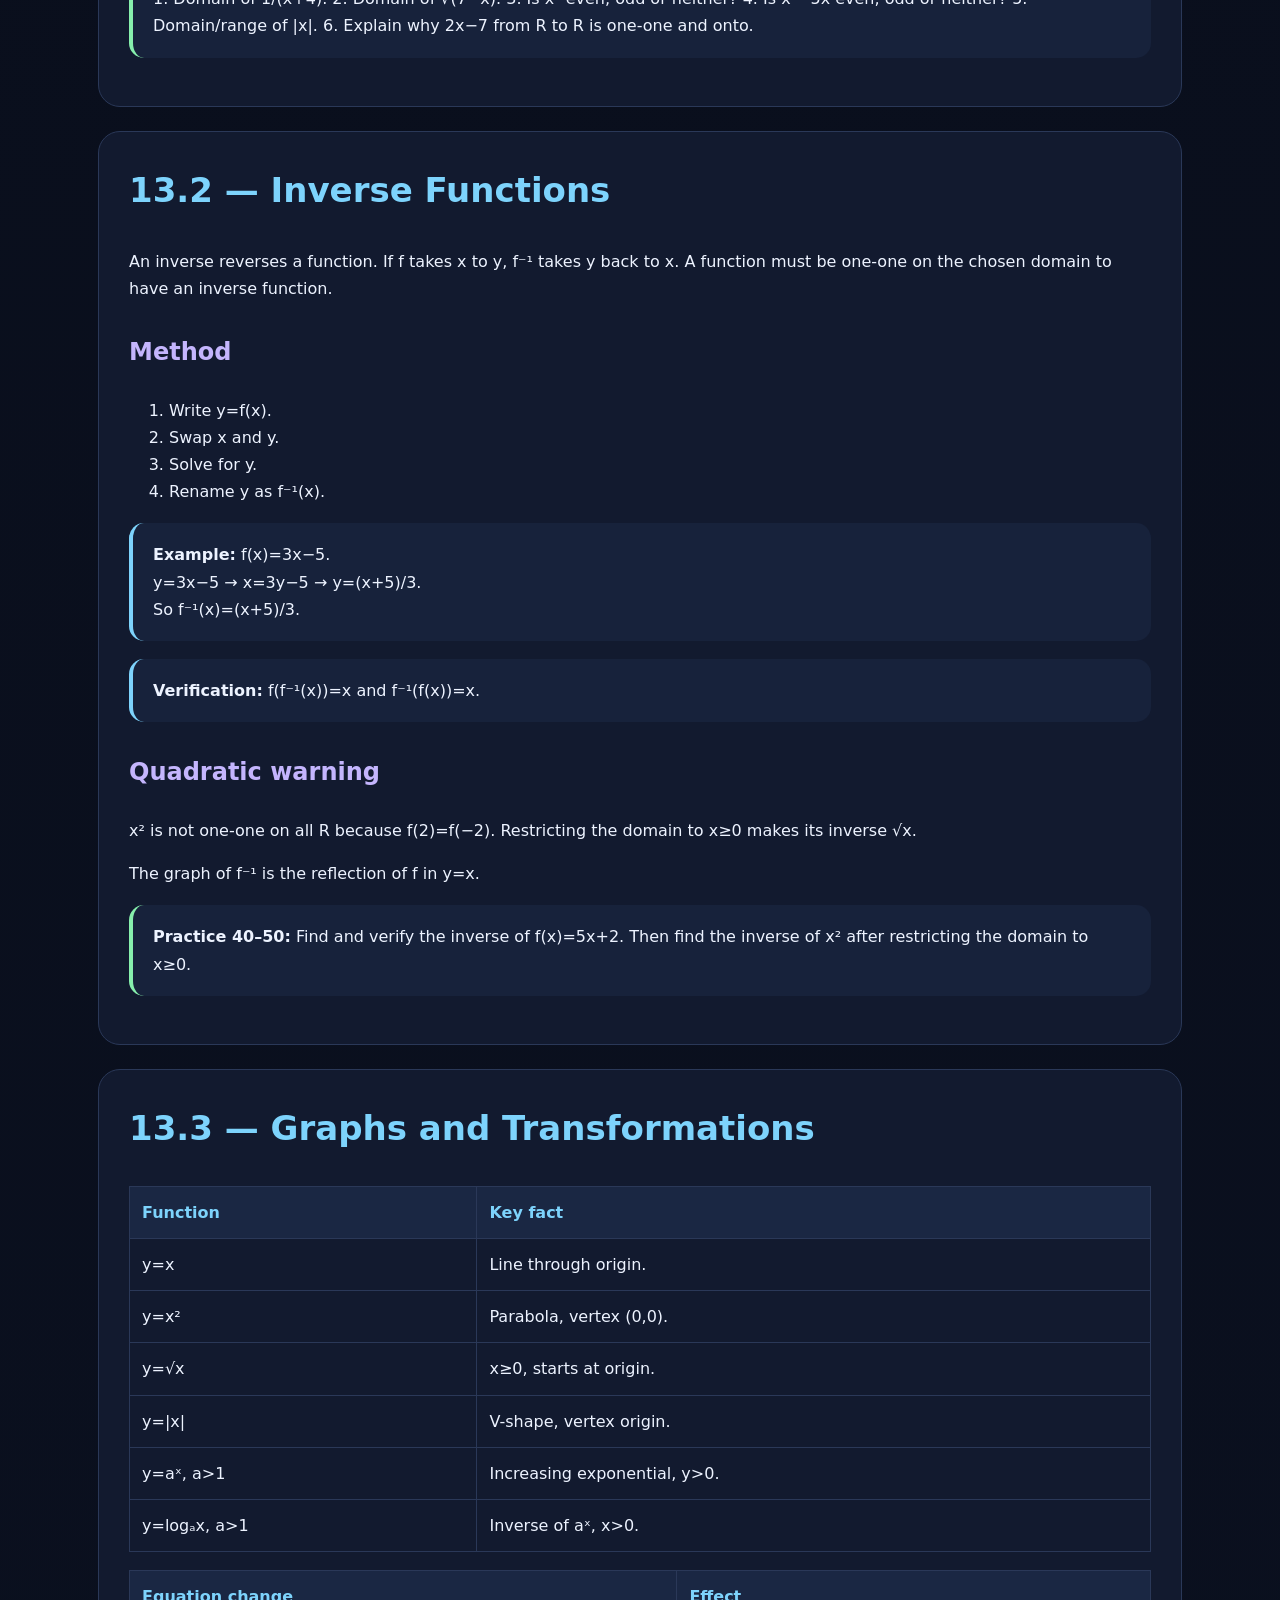
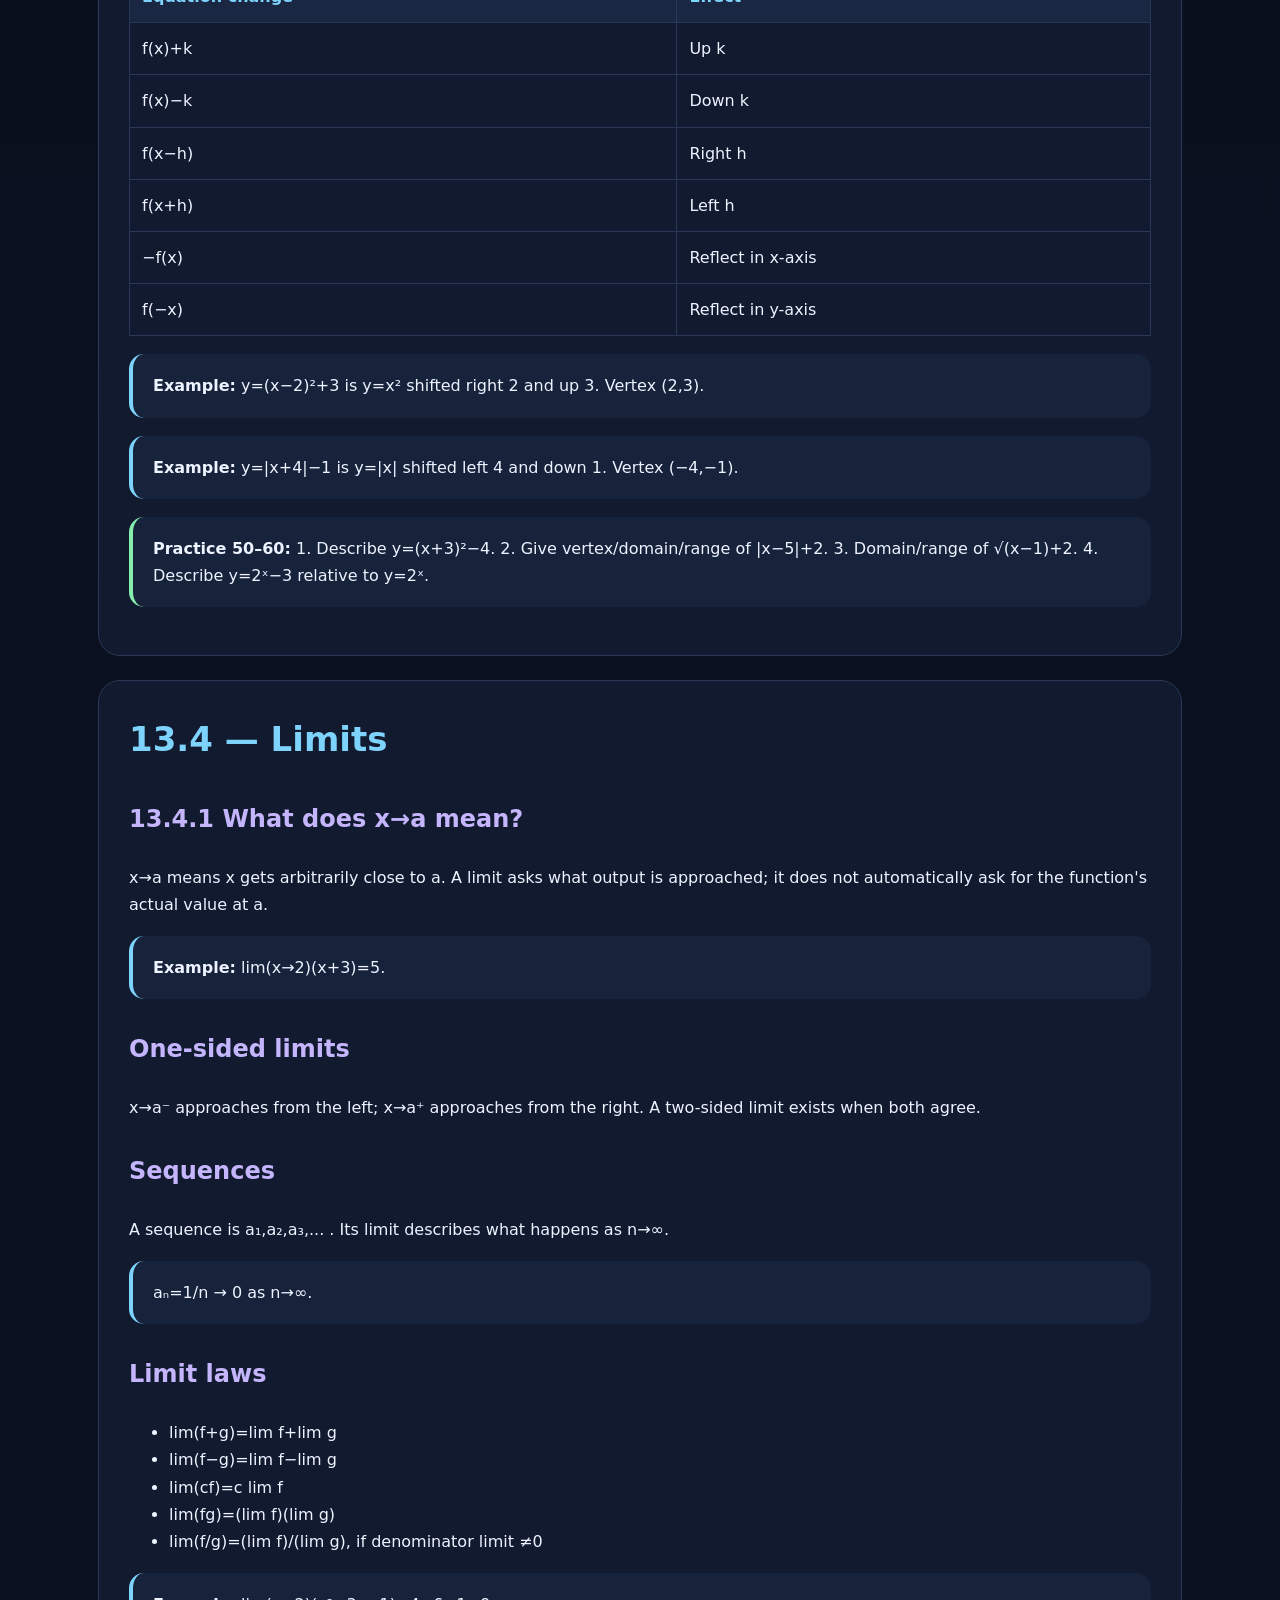
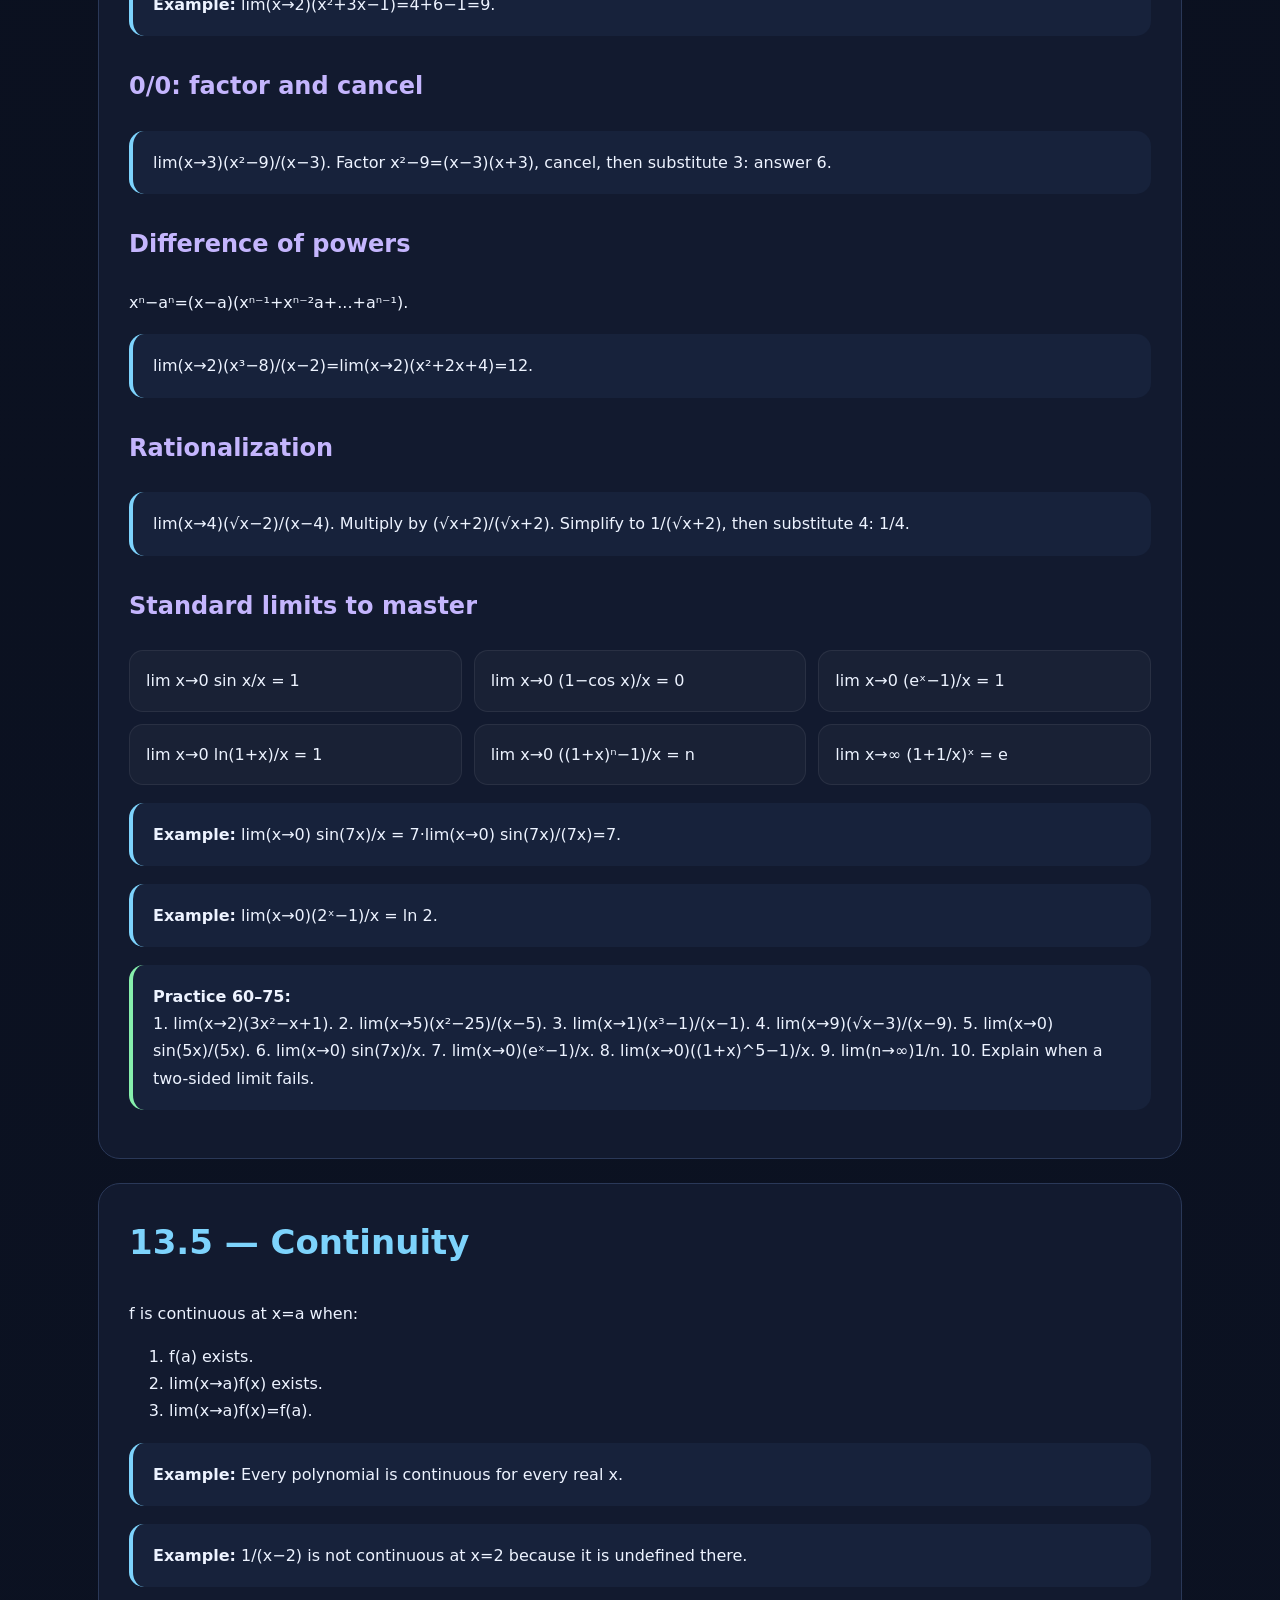
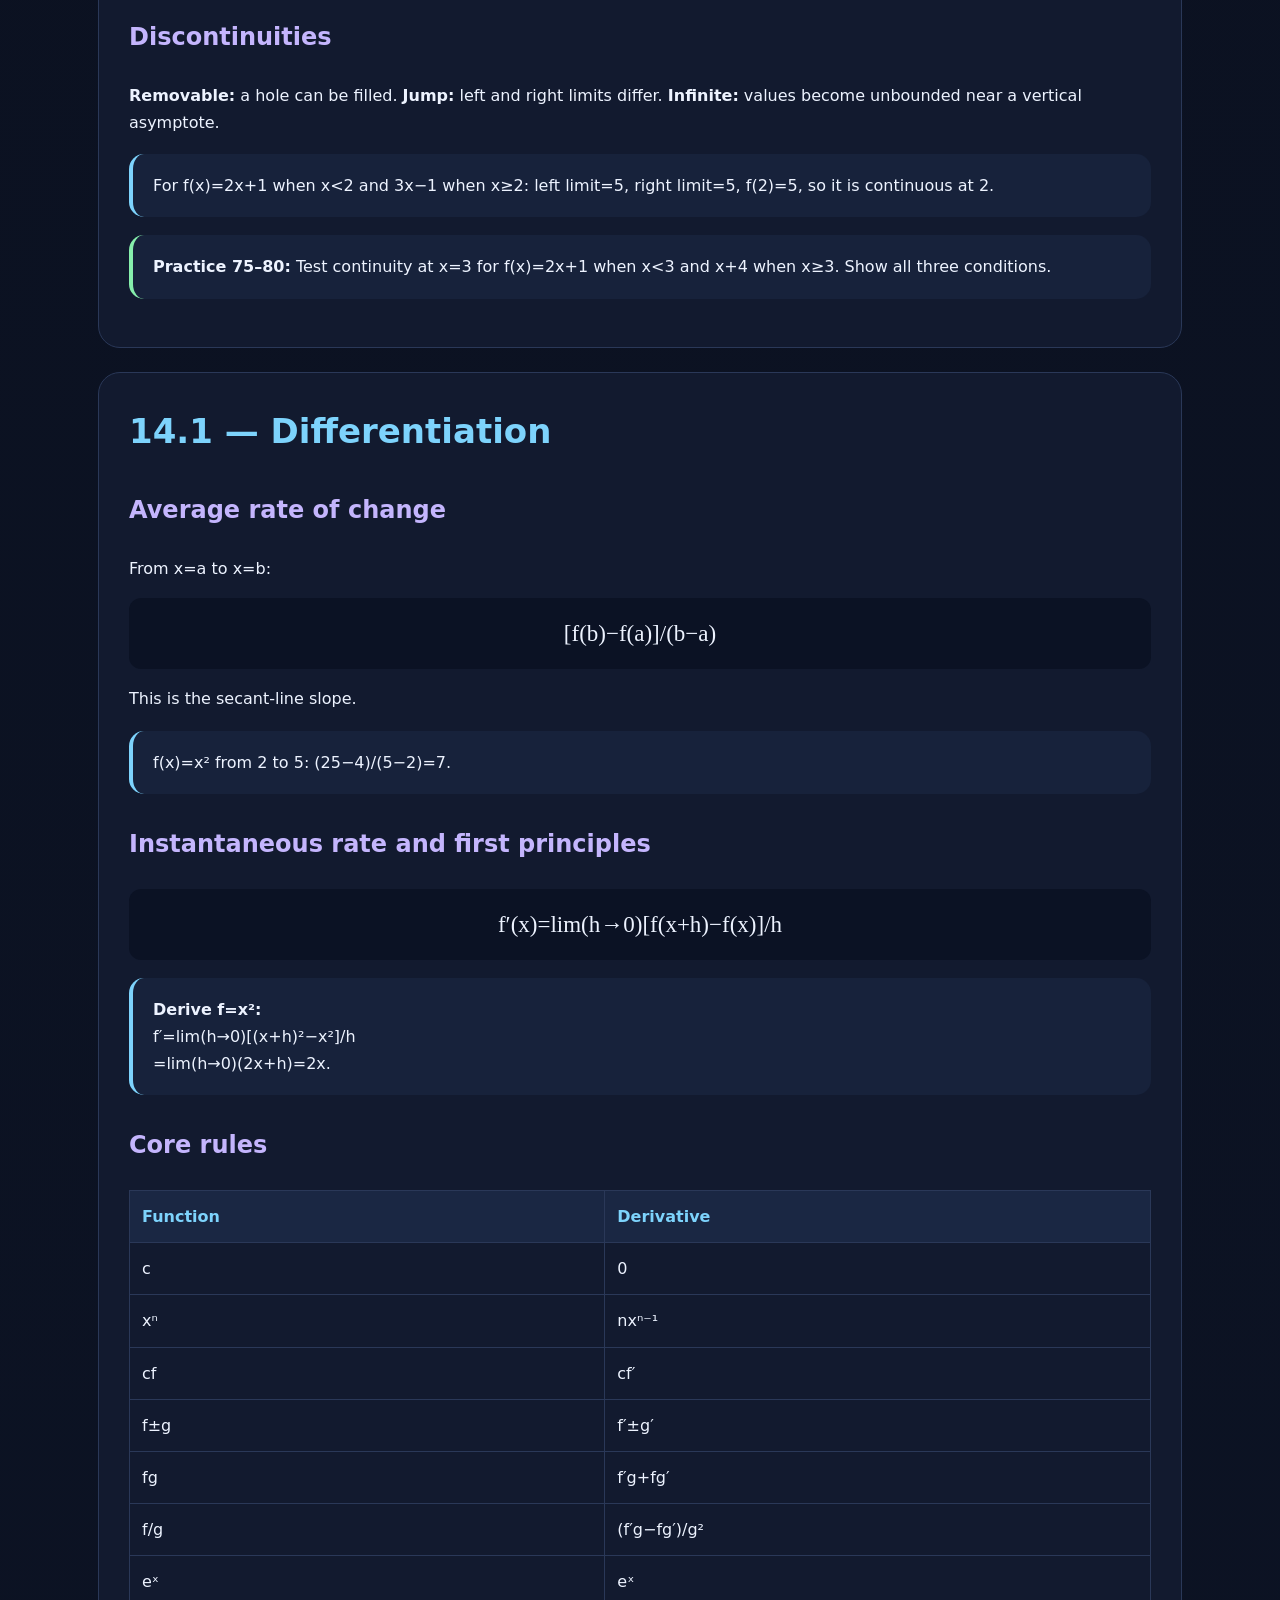
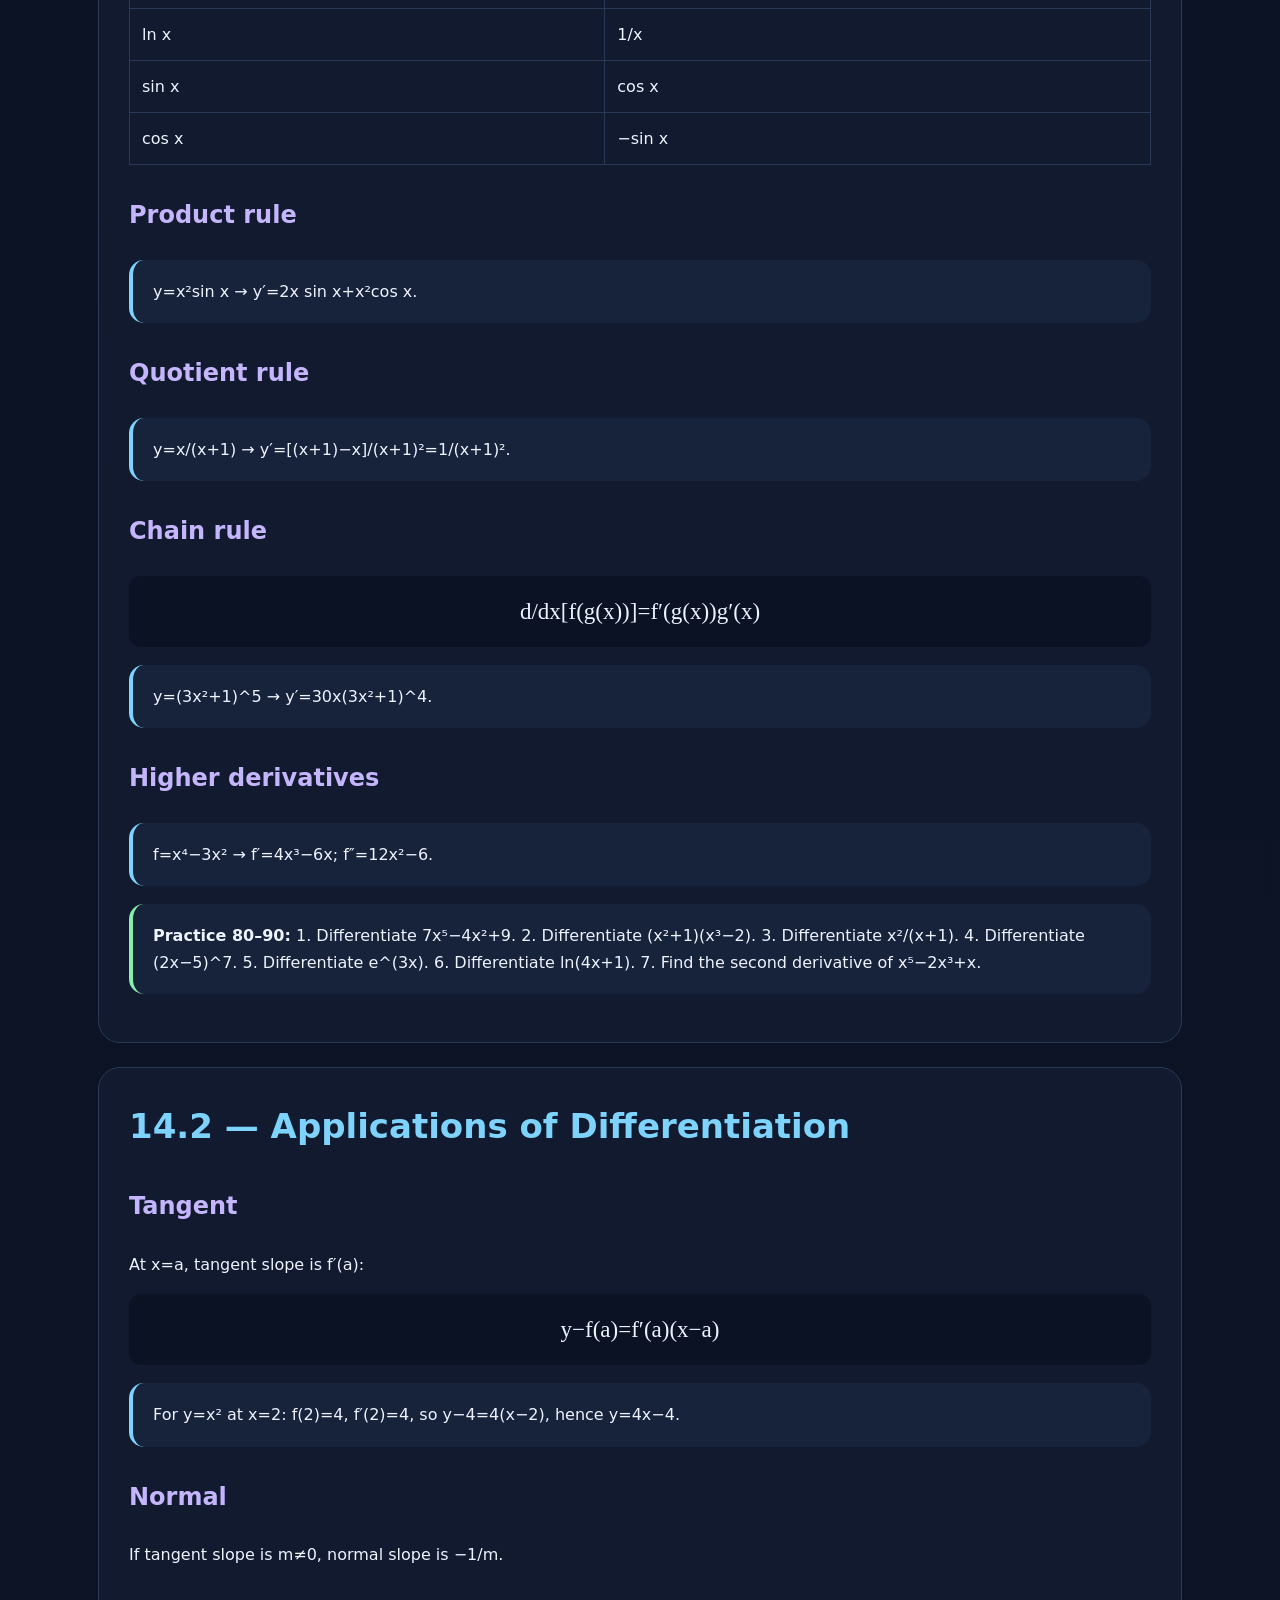
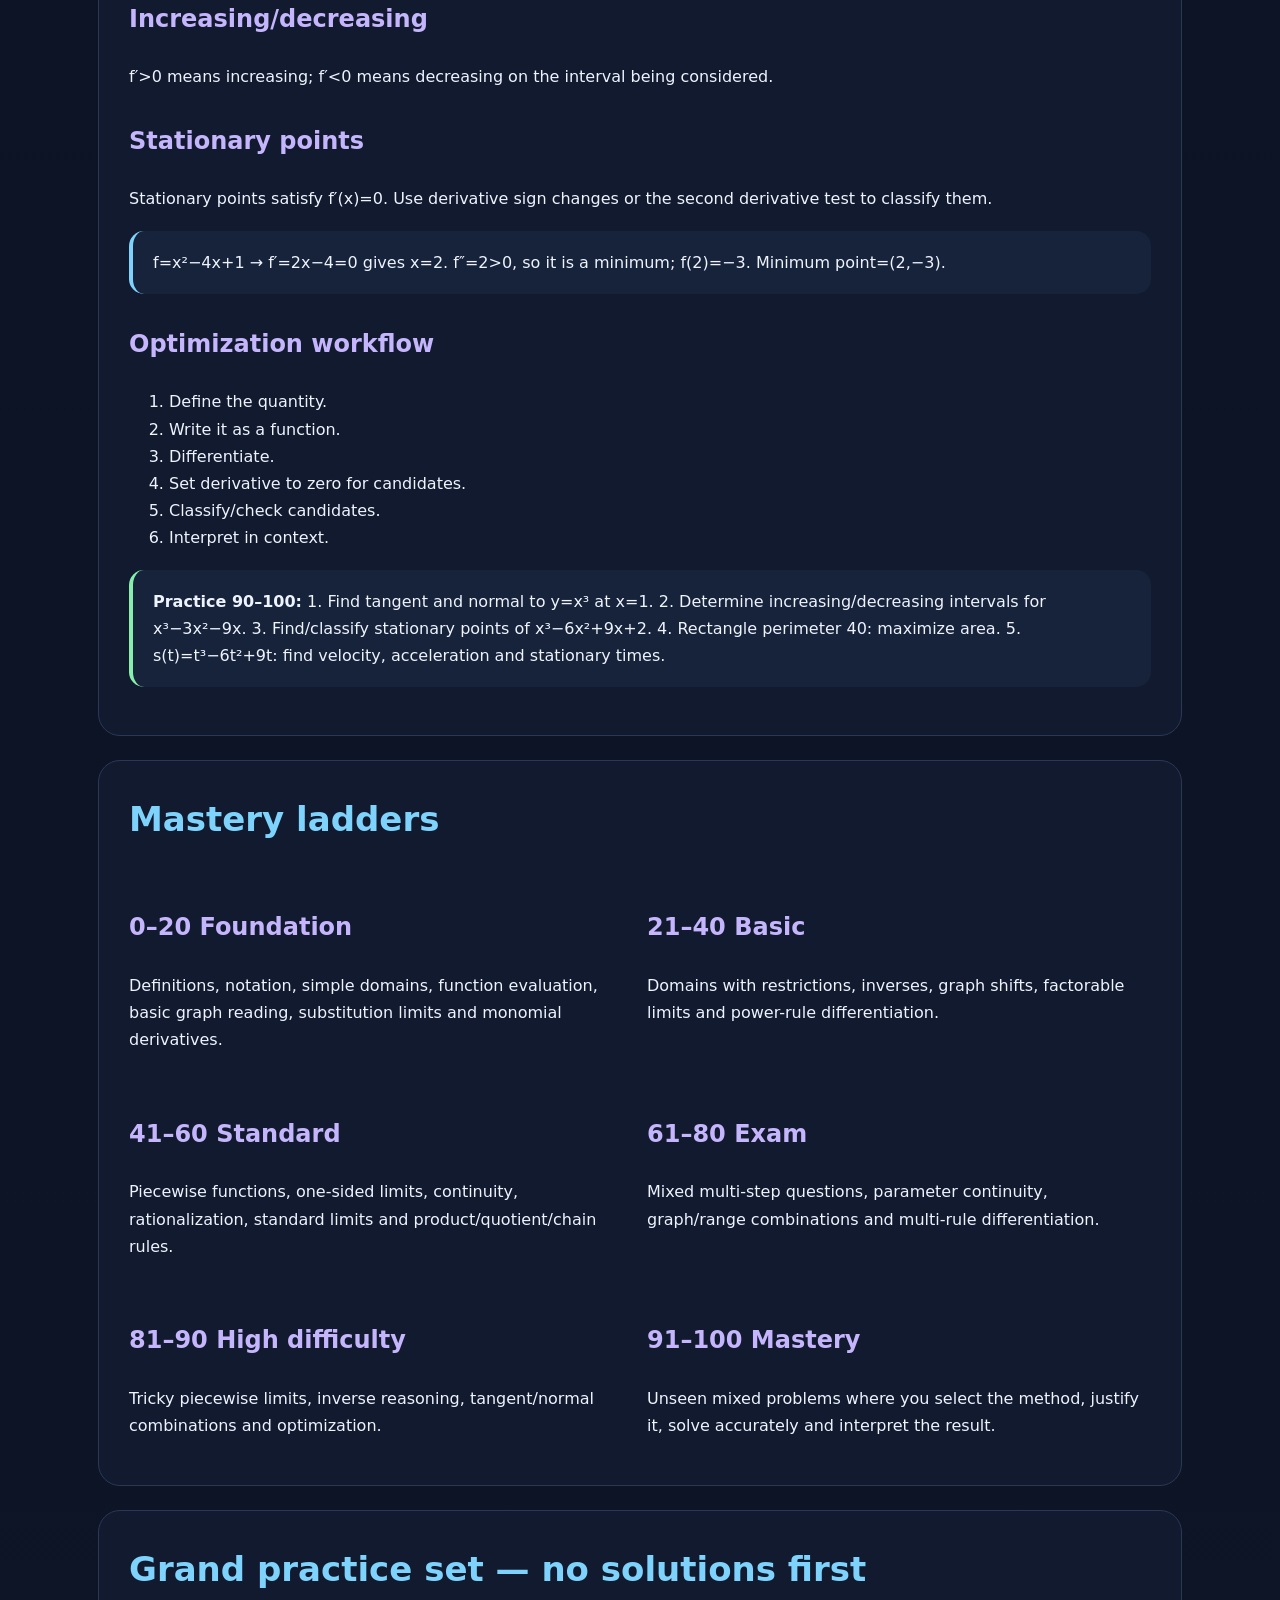
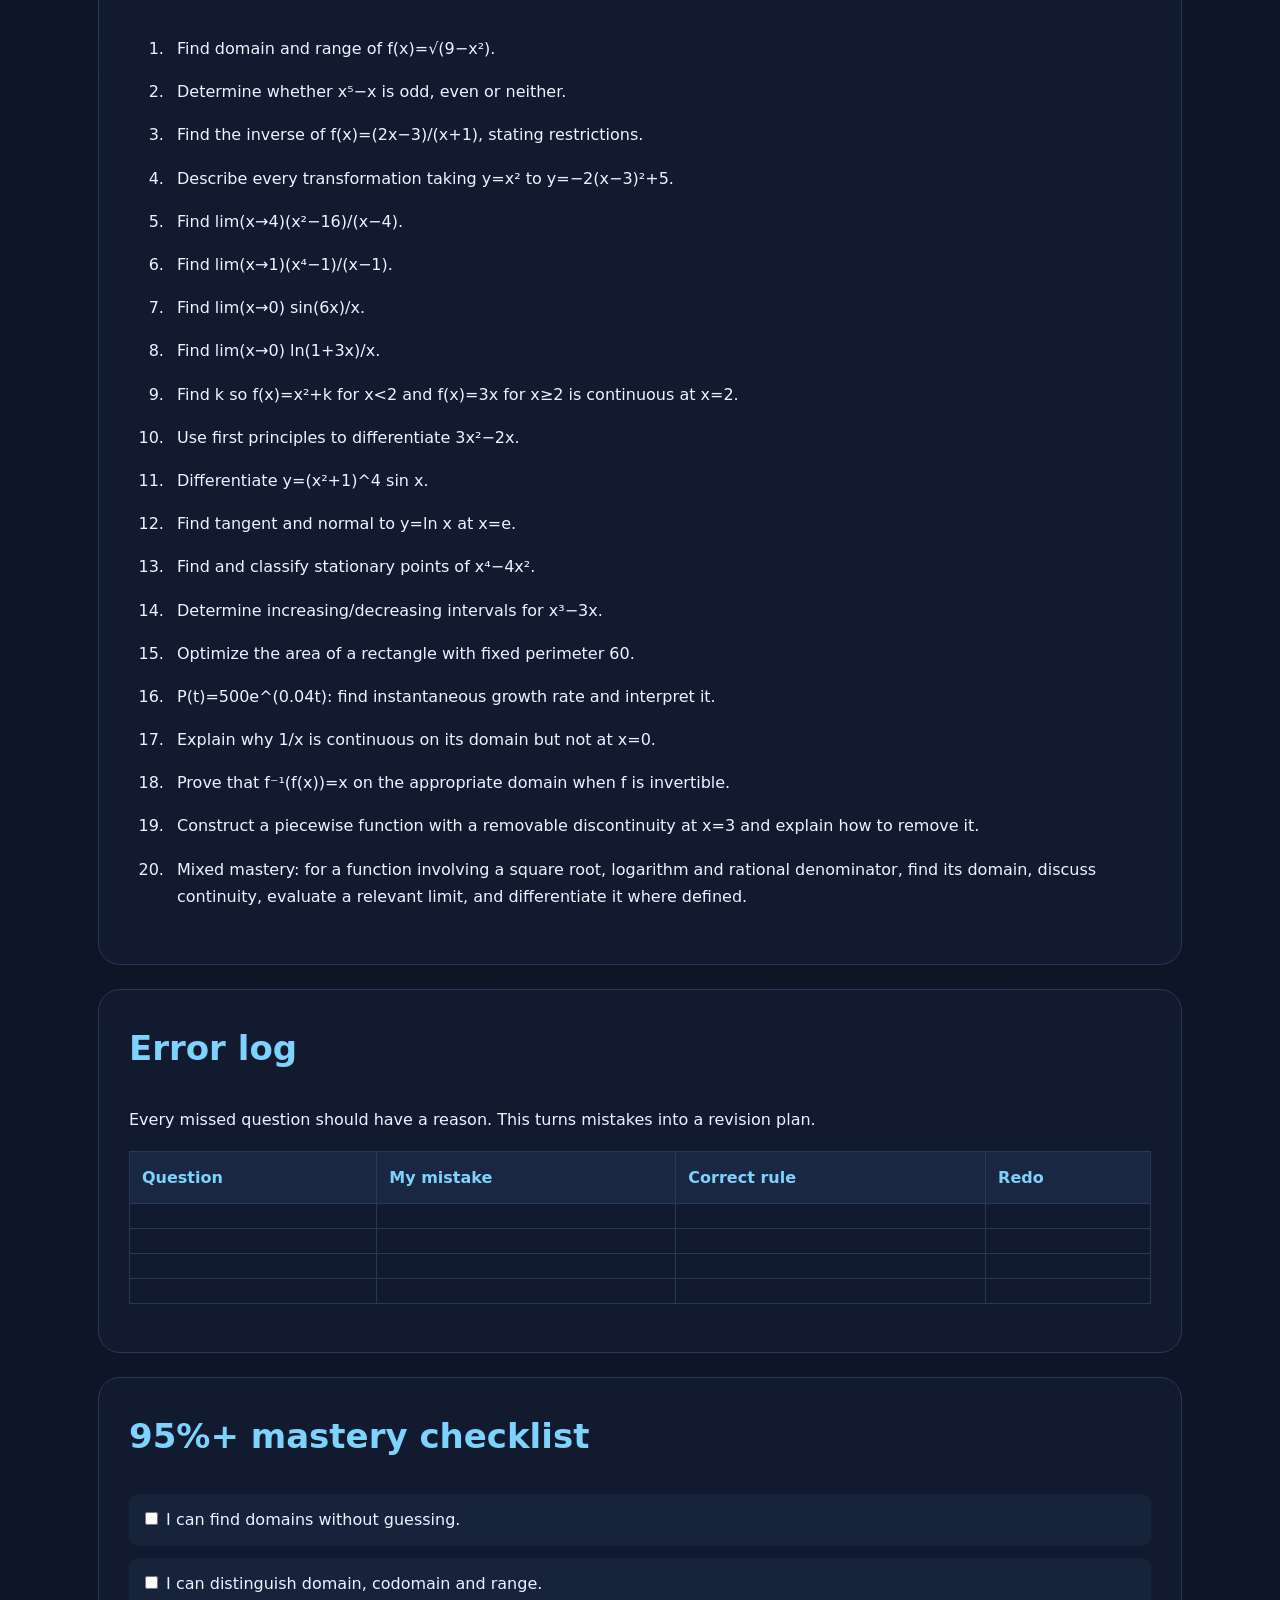
<file: maths.html>
<!doctype html><html><head><meta charset="utf-8"><meta name="viewport" content="width=device-width,initial-scale=1"><title>Functions, Limits & Differentiation — Mastery Course</title><style>
:root{--bg:#0b1020;--card:#121a2f;--card2:#17223b;--text:#edf3ff;--muted:#aebbd4;--accent:#7dd3fc;--accent2:#c4b5fd;--good:#86efac;--line:#2a3858}
*{box-sizing:border-box}body{margin:0;background:linear-gradient(180deg,#080c18,#0e1629);color:var(--text);font-family:Inter,system-ui,Segoe UI,Arial,sans-serif;line-height:1.7}main{max-width:1120px;margin:auto;padding:28px 18px 80px}
.hero,section{border:1px solid var(--line);border-radius:22px;background:var(--card);padding:30px;margin-top:24px}.hero{padding:44px 34px;background:linear-gradient(135deg,#14213d,#11182d);box-shadow:0 18px 60px #0005}.badge{display:inline-block;border:1px solid #ffffff22;border-radius:999px;padding:6px 12px;color:var(--accent);font-size:12px;font-weight:800;letter-spacing:.12em}.hero h1{font-size:clamp(38px,6vw,72px);line-height:1.05;margin:18px 0}.hero h1 span{color:var(--accent2)}.hero-sub{font-size:20px;color:var(--muted)}.hero-grid,.formula-grid{display:grid;grid-template-columns:repeat(4,1fr);gap:12px;margin-top:22px}.formula-grid{grid-template-columns:repeat(3,1fr)}.hero-grid div,.formula-grid>div{padding:16px;border-radius:14px;background:#ffffff08;border:1px solid #ffffff12}
h2{font-size:34px;color:var(--accent);margin-top:0}h3{font-size:24px;color:var(--accent2);margin-top:30px}.lead{font-size:18px;color:var(--muted)}.callout,.example,.practice{padding:18px 20px;border-radius:15px;margin:18px 0;background:var(--card2);border-left:4px solid var(--accent)}.practice{border-left-color:var(--good)}.formula{font-family:Georgia,serif;font-size:23px;text-align:center;padding:16px;background:#0b1224;border-radius:12px;margin:15px 0}table{width:100%;border-collapse:collapse;margin:18px 0}th,td{padding:12px;border:1px solid var(--line);text-align:left;vertical-align:top}th{background:#1a2743;color:var(--accent)}.levels{display:flex;flex-wrap:wrap;gap:8px}.levels span{padding:7px 11px;border-radius:999px;background:#ffffff0a;border:1px solid var(--line);font-size:13px}.ladder{display:grid;grid-template-columns:repeat(2,1fr);gap:14px}.biglist li{padding:8px}.checklist{display:grid;gap:12px}.checklist label{padding:12px;background:var(--card2);border-radius:10px}@media(max-width:760px){.hero-grid,.formula-grid,.ladder{grid-template-columns:1fr}.hero{padding:28px 20px}section{padding:22px 17px}table{font-size:14px;display:block;overflow:auto}}
@media print{body{background:white;color:#111}section,.hero{background:white;border:1px solid #bbb;box-shadow:none;color:#111}h2,h3{color:#111}.callout,.example,.practice{background:#f5f5f5}}
</style></head><body><main>
<section class="hero">
<div class="badge">GRADE XII • CHAPTERS 13 & 14</div>
<h1>Functions, Limits & Differentiation<br><span>Mastery Course</span></h1>
<p class="hero-sub">A learn → understand → perform → redo → test workbook designed to take you from absolute beginner to exam-level mastery.</p>
<div class="hero-grid"><div><b>Coverage</b><br>13.1–13.5 + 14.1–14.2</div><div><b>Practice</b><br>0 → 100 difficulty</div><div><b>Method</b><br>Worked examples + active recall</div><div><b>Target</b><br>95%+ mastery</div></div>
</section>

<section><h2>How to use this</h2>
<p>Do not read this like a normal chapter. For each concept, read the explanation, cover the worked answer, reproduce the example yourself, then solve the practice without looking back. Mark mistakes and redo them later.</p>
<div class="callout"><b>The cycle:</b> Read → close answer → solve → check → explain why → redo after a delay.</div>
<div class="levels"><span>0–20 Foundation</span><span>21–40 Basic</span><span>41–60 Standard</span><span>61–80 Exam</span><span>81–100 Mastery</span></div></section>

<section><h2>Syllabus map</h2>
<table><tr><th>Unit</th><th>Master these skills</th></tr>
<tr><td>13.1 Functions</td><td>Intervals, domain, codomain, range, one-one/onto, algebraic/transcendental functions, special functions, explicit/implicit, even/odd, parametric and piecewise functions.</td></tr>
<tr><td>13.2 Inverse Functions</td><td>Find inverses, restrictions, compositions and inverse-graph relationship.</td></tr>
<tr><td>13.3 Graphs</td><td>Standard graphs, domain/range, transformations, inverse graphs and piecewise graphs.</td></tr>
<tr><td>13.4 Limits</td><td>Sequences, function limits, laws, algebraic limits, exponential/log/trig limits and standard limits.</td></tr>
<tr><td>13.5 Continuity</td><td>Definition, one-sided continuity, algebraic/graphical tests and applications.</td></tr>
<tr><td>14.1 Differentiation</td><td>Rate of change, derivative from first principles, derivative rules and higher derivatives.</td></tr>
<tr><td>14.2 Applications</td><td>Tangents, normals, increasing/decreasing behaviour, extrema and optimization.</td></tr>
</table>
<div class="callout"><b>Chapter 12 is intentionally skipped for now</b> so you can focus on the denser Chapters 13 and 14 first.</div></section>

<section><h2>Notation survival guide</h2>
<div class="formula-grid"><div><b>f(x)</b><br>Output of a function at input x.</div><div><b>x → a</b><br>x gets closer and closer to a.</div><div><b>f⁻¹(x)</b><br>Inverse function, when it exists.</div><div><b>lim x→a f(x)</b><br>Value f(x) approaches.</div><div><b>f′(x)</b><br>Instantaneous rate of change / derivative.</div><div><b>Δx</b><br>Change in x.</div></div>
<div class="callout"><b>Important:</b> f⁻¹(x) is not 1/f(x). Inverse and reciprocal are different ideas.</div></section>

<section><h2>13.1 — Functions</h2>
<h3>13.1.1 Intervals</h3>
<p>An interval describes allowed real numbers. Square brackets include endpoints; round brackets exclude them.</p>
<table><tr><th>Notation</th><th>Meaning</th></tr><tr><td>[2,5]</td><td>2 ≤ x ≤ 5</td></tr><tr><td>(2,5)</td><td>2 &lt; x &lt; 5</td></tr><tr><td>[2,5)</td><td>2 ≤ x &lt; 5</td></tr><tr><td>(−∞,4]</td><td>x ≤ 4</td></tr></table>
<div class="example"><b>Example:</b> x ≥ −3 and x &lt; 5 becomes [−3,5).</div>

<h3>What is a function?</h3>
<p>A function assigns exactly one output to every allowed input. Think of it as a machine: input x enters, and f(x) comes out.</p>
<div class="example"><b>Example:</b> f(x)=2x+3. Then f(4)=11.</div>
<div class="example"><b>Not a function:</b> {(1,4),(1,7)} because input 1 has two different outputs.</div>

<h3>Domain, codomain and range</h3>
<p><b>Domain</b> = allowed inputs. <b>Codomain</b> = declared target set. <b>Range</b> = outputs actually produced.</p>
<div class="callout"><b>Domain traps:</b> denominator ≠ 0; even-root radicand ≥ 0; logarithm argument &gt; 0.</div>
<div class="example"><b>1.</b> f(x)=1/(x−3): domain x≠3.<br><b>2.</b> g(x)=√(x+5): domain x≥−5.<br><b>3.</b> h(x)=ln(x−2): domain x&gt;2.</div>

<h3>One-one and onto</h3>
<p><b>One-one:</b> different inputs never share an output. <b>Onto:</b> every element of the codomain is hit.</p>
<div class="example"><b>Example:</b> f(x)=2x+1 from R to R is one-one and onto. If f(a)=f(b), then a=b. For any y, choose x=(y−1)/2.</div>

<h3>Algebraic and transcendental functions</h3>
<p>Algebraic functions use algebraic operations and roots: polynomials and rational functions are common examples. Transcendental functions include exponential, logarithmic and trigonometric functions.</p>

<h3>Important function families</h3>
<ul><li>Polynomial: x³−2x+1</li><li>Rational: (x+1)/(x−2)</li><li>Exponential: 2ˣ</li><li>Logarithmic: log₂x</li><li>Trigonometric: sin x, cos x, tan x</li><li>Modulus: |x|</li><li>Quadratic: ax²+bx+c</li><li>Square-root: √x</li></ul>

<h3>Explicit, implicit and parametric</h3>
<p><b>Explicit:</b> y directly in terms of x, e.g. y=x²+1.</p><p><b>Implicit:</b> x and y occur together, e.g. x²+y²=25.</p><p><b>Parametric:</b> x and y are both given using t, e.g. x=t², y=2t.</p>

<h3>Even and odd</h3>
<p>Even: f(−x)=f(x), giving y-axis symmetry. Odd: f(−x)=−f(x), giving origin symmetry.</p>
<div class="example"><b>Example:</b> x² is even; x³ is odd; x³+x is odd.</div>

<h3>Piecewise functions</h3>
<div class="example"><b>Example:</b> f(x) = x+2 for x&lt;1 and 3x for x≥1. At x=0 use the first rule; at x=1 use the second.</div>

<div class="practice"><b>Practice 20–40:</b><br>1. Domain of 1/(x+4). 2. Domain of √(7−x). 3. Is x⁴ even, odd or neither? 4. Is x³−5x even, odd or neither? 5. Domain/range of |x|. 6. Explain why 2x−7 from R to R is one-one and onto.</div>
</section>

<section><h2>13.2 — Inverse Functions</h2>
<p>An inverse reverses a function. If f takes x to y, f⁻¹ takes y back to x. A function must be one-one on the chosen domain to have an inverse function.</p>
<h3>Method</h3><ol><li>Write y=f(x).</li><li>Swap x and y.</li><li>Solve for y.</li><li>Rename y as f⁻¹(x).</li></ol>
<div class="example"><b>Example:</b> f(x)=3x−5.<br>y=3x−5 → x=3y−5 → y=(x+5)/3.<br>So f⁻¹(x)=(x+5)/3.</div>
<div class="example"><b>Verification:</b> f(f⁻¹(x))=x and f⁻¹(f(x))=x.</div>
<h3>Quadratic warning</h3><p>x² is not one-one on all R because f(2)=f(−2). Restricting the domain to x≥0 makes its inverse √x.</p>
<p>The graph of f⁻¹ is the reflection of f in y=x.</p>
<div class="practice"><b>Practice 40–50:</b> Find and verify the inverse of f(x)=5x+2. Then find the inverse of x² after restricting the domain to x≥0.</div>
</section>

<section><h2>13.3 — Graphs and Transformations</h2>
<table><tr><th>Function</th><th>Key fact</th></tr><tr><td>y=x</td><td>Line through origin.</td></tr><tr><td>y=x²</td><td>Parabola, vertex (0,0).</td></tr><tr><td>y=√x</td><td>x≥0, starts at origin.</td></tr><tr><td>y=|x|</td><td>V-shape, vertex origin.</td></tr><tr><td>y=aˣ, a&gt;1</td><td>Increasing exponential, y&gt;0.</td></tr><tr><td>y=logₐx, a&gt;1</td><td>Inverse of aˣ, x&gt;0.</td></tr></table>
<table><tr><th>Equation change</th><th>Effect</th></tr><tr><td>f(x)+k</td><td>Up k</td></tr><tr><td>f(x)−k</td><td>Down k</td></tr><tr><td>f(x−h)</td><td>Right h</td></tr><tr><td>f(x+h)</td><td>Left h</td></tr><tr><td>−f(x)</td><td>Reflect in x-axis</td></tr><tr><td>f(−x)</td><td>Reflect in y-axis</td></tr></table>
<div class="example"><b>Example:</b> y=(x−2)²+3 is y=x² shifted right 2 and up 3. Vertex (2,3).</div>
<div class="example"><b>Example:</b> y=|x+4|−1 is y=|x| shifted left 4 and down 1. Vertex (−4,−1).</div>
<div class="practice"><b>Practice 50–60:</b> 1. Describe y=(x+3)²−4. 2. Give vertex/domain/range of |x−5|+2. 3. Domain/range of √(x−1)+2. 4. Describe y=2ˣ−3 relative to y=2ˣ.</div>
</section>

<section><h2>13.4 — Limits</h2>
<h3>13.4.1 What does x→a mean?</h3>
<p>x→a means x gets arbitrarily close to a. A limit asks what output is approached; it does not automatically ask for the function's actual value at a.</p>
<div class="example"><b>Example:</b> lim(x→2)(x+3)=5.</div>
<h3>One-sided limits</h3><p>x→a⁻ approaches from the left; x→a⁺ approaches from the right. A two-sided limit exists when both agree.</p>
<h3>Sequences</h3><p>A sequence is a₁,a₂,a₃,... . Its limit describes what happens as n→∞.</p><div class="example">aₙ=1/n → 0 as n→∞.</div>
<h3>Limit laws</h3><ul><li>lim(f+g)=lim f+lim g</li><li>lim(f−g)=lim f−lim g</li><li>lim(cf)=c lim f</li><li>lim(fg)=(lim f)(lim g)</li><li>lim(f/g)=(lim f)/(lim g), if denominator limit ≠0</li></ul>
<div class="example"><b>Example:</b> lim(x→2)(x²+3x−1)=4+6−1=9.</div>
<h3>0/0: factor and cancel</h3>
<div class="example">lim(x→3)(x²−9)/(x−3). Factor x²−9=(x−3)(x+3), cancel, then substitute 3: answer 6.</div>
<h3>Difference of powers</h3><p>xⁿ−aⁿ=(x−a)(xⁿ⁻¹+xⁿ⁻²a+...+aⁿ⁻¹).</p>
<div class="example">lim(x→2)(x³−8)/(x−2)=lim(x→2)(x²+2x+4)=12.</div>
<h3>Rationalization</h3>
<div class="example">lim(x→4)(√x−2)/(x−4). Multiply by (√x+2)/(√x+2). Simplify to 1/(√x+2), then substitute 4: 1/4.</div>
<h3>Standard limits to master</h3>
<div class="formula-grid"><div>lim x→0 sin x/x = 1</div><div>lim x→0 (1−cos x)/x = 0</div><div>lim x→0 (eˣ−1)/x = 1</div><div>lim x→0 ln(1+x)/x = 1</div><div>lim x→0 ((1+x)ⁿ−1)/x = n</div><div>lim x→∞ (1+1/x)ˣ = e</div></div>
<div class="example"><b>Example:</b> lim(x→0) sin(7x)/x = 7·lim(x→0) sin(7x)/(7x)=7.</div>
<div class="example"><b>Example:</b> lim(x→0)(2ˣ−1)/x = ln 2.</div>
<div class="practice"><b>Practice 60–75:</b><br>1. lim(x→2)(3x²−x+1). 2. lim(x→5)(x²−25)/(x−5). 3. lim(x→1)(x³−1)/(x−1). 4. lim(x→9)(√x−3)/(x−9). 5. lim(x→0) sin(5x)/(5x). 6. lim(x→0) sin(7x)/x. 7. lim(x→0)(eˣ−1)/x. 8. lim(x→0)((1+x)^5−1)/x. 9. lim(n→∞)1/n. 10. Explain when a two-sided limit fails.</div>
</section>

<section><h2>13.5 — Continuity</h2>
<p>f is continuous at x=a when:</p><ol><li>f(a) exists.</li><li>lim(x→a)f(x) exists.</li><li>lim(x→a)f(x)=f(a).</li></ol>
<div class="example"><b>Example:</b> Every polynomial is continuous for every real x.</div>
<div class="example"><b>Example:</b> 1/(x−2) is not continuous at x=2 because it is undefined there.</div>
<h3>Discontinuities</h3><p><b>Removable:</b> a hole can be filled. <b>Jump:</b> left and right limits differ. <b>Infinite:</b> values become unbounded near a vertical asymptote.</p>
<div class="example">For f(x)=2x+1 when x&lt;2 and 3x−1 when x≥2: left limit=5, right limit=5, f(2)=5, so it is continuous at 2.</div>
<div class="practice"><b>Practice 75–80:</b> Test continuity at x=3 for f(x)=2x+1 when x&lt;3 and x+4 when x≥3. Show all three conditions.</div>
</section>

<section><h2>14.1 — Differentiation</h2>
<h3>Average rate of change</h3><p>From x=a to x=b:</p><div class="formula">[f(b)−f(a)]/(b−a)</div><p>This is the secant-line slope.</p>
<div class="example">f(x)=x² from 2 to 5: (25−4)/(5−2)=7.</div>
<h3>Instantaneous rate and first principles</h3><div class="formula">f′(x)=lim(h→0)[f(x+h)−f(x)]/h</div>
<div class="example"><b>Derive f=x²:</b><br>f′=lim(h→0)[(x+h)²−x²]/h<br>=lim(h→0)(2x+h)=2x.</div>
<h3>Core rules</h3>
<table><tr><th>Function</th><th>Derivative</th></tr><tr><td>c</td><td>0</td></tr><tr><td>xⁿ</td><td>nxⁿ⁻¹</td></tr><tr><td>cf</td><td>cf′</td></tr><tr><td>f±g</td><td>f′±g′</td></tr><tr><td>fg</td><td>f′g+fg′</td></tr><tr><td>f/g</td><td>(f′g−fg′)/g²</td></tr><tr><td>eˣ</td><td>eˣ</td></tr><tr><td>ln x</td><td>1/x</td></tr><tr><td>sin x</td><td>cos x</td></tr><tr><td>cos x</td><td>−sin x</td></tr></table>
<h3>Product rule</h3><div class="example">y=x²sin x → y′=2x sin x+x²cos x.</div>
<h3>Quotient rule</h3><div class="example">y=x/(x+1) → y′=[(x+1)−x]/(x+1)²=1/(x+1)².</div>
<h3>Chain rule</h3><div class="formula">d/dx[f(g(x))]=f′(g(x))g′(x)</div><div class="example">y=(3x²+1)^5 → y′=30x(3x²+1)^4.</div>
<h3>Higher derivatives</h3><div class="example">f=x⁴−3x² → f′=4x³−6x; f″=12x²−6.</div>
<div class="practice"><b>Practice 80–90:</b> 1. Differentiate 7x⁵−4x²+9. 2. Differentiate (x²+1)(x³−2). 3. Differentiate x²/(x+1). 4. Differentiate (2x−5)^7. 5. Differentiate e^(3x). 6. Differentiate ln(4x+1). 7. Find the second derivative of x⁵−2x³+x.</div>
</section>

<section><h2>14.2 — Applications of Differentiation</h2>
<h3>Tangent</h3><p>At x=a, tangent slope is f′(a):</p><div class="formula">y−f(a)=f′(a)(x−a)</div>
<div class="example">For y=x² at x=2: f(2)=4, f′(2)=4, so y−4=4(x−2), hence y=4x−4.</div>
<h3>Normal</h3><p>If tangent slope is m≠0, normal slope is −1/m.</p>
<h3>Increasing/decreasing</h3><p>f′&gt;0 means increasing; f′&lt;0 means decreasing on the interval being considered.</p>
<h3>Stationary points</h3><p>Stationary points satisfy f′(x)=0. Use derivative sign changes or the second derivative test to classify them.</p>
<div class="example">f=x²−4x+1 → f′=2x−4=0 gives x=2. f″=2&gt;0, so it is a minimum; f(2)=−3. Minimum point=(2,−3).</div>
<h3>Optimization workflow</h3><ol><li>Define the quantity.</li><li>Write it as a function.</li><li>Differentiate.</li><li>Set derivative to zero for candidates.</li><li>Classify/check candidates.</li><li>Interpret in context.</li></ol>
<div class="practice"><b>Practice 90–100:</b> 1. Find tangent and normal to y=x³ at x=1. 2. Determine increasing/decreasing intervals for x³−3x²−9x. 3. Find/classify stationary points of x³−6x²+9x+2. 4. Rectangle perimeter 40: maximize area. 5. s(t)=t³−6t²+9t: find velocity, acceleration and stationary times.</div>
</section>

<section><h2>Mastery ladders</h2>
<div class="ladder"><div><h3>0–20 Foundation</h3><p>Definitions, notation, simple domains, function evaluation, basic graph reading, substitution limits and monomial derivatives.</p></div><div><h3>21–40 Basic</h3><p>Domains with restrictions, inverses, graph shifts, factorable limits and power-rule differentiation.</p></div><div><h3>41–60 Standard</h3><p>Piecewise functions, one-sided limits, continuity, rationalization, standard limits and product/quotient/chain rules.</p></div><div><h3>61–80 Exam</h3><p>Mixed multi-step questions, parameter continuity, graph/range combinations and multi-rule differentiation.</p></div><div><h3>81–90 High difficulty</h3><p>Tricky piecewise limits, inverse reasoning, tangent/normal combinations and optimization.</p></div><div><h3>91–100 Mastery</h3><p>Unseen mixed problems where you select the method, justify it, solve accurately and interpret the result.</p></div></div>
</section>

<section><h2>Grand practice set — no solutions first</h2>
<ol class="biglist">
<li>Find domain and range of f(x)=√(9−x²).</li>
<li>Determine whether x⁵−x is odd, even or neither.</li>
<li>Find the inverse of f(x)=(2x−3)/(x+1), stating restrictions.</li>
<li>Describe every transformation taking y=x² to y=−2(x−3)²+5.</li>
<li>Find lim(x→4)(x²−16)/(x−4).</li>
<li>Find lim(x→1)(x⁴−1)/(x−1).</li>
<li>Find lim(x→0) sin(6x)/x.</li>
<li>Find lim(x→0) ln(1+3x)/x.</li>
<li>Find k so f(x)=x²+k for x&lt;2 and f(x)=3x for x≥2 is continuous at x=2.</li>
<li>Use first principles to differentiate 3x²−2x.</li>
<li>Differentiate y=(x²+1)^4 sin x.</li>
<li>Find tangent and normal to y=ln x at x=e.</li>
<li>Find and classify stationary points of x⁴−4x².</li>
<li>Determine increasing/decreasing intervals for x³−3x.</li>
<li>Optimize the area of a rectangle with fixed perimeter 60.</li>
<li>P(t)=500e^(0.04t): find instantaneous growth rate and interpret it.</li>
<li>Explain why 1/x is continuous on its domain but not at x=0.</li>
<li>Prove that f⁻¹(f(x))=x on the appropriate domain when f is invertible.</li>
<li>Construct a piecewise function with a removable discontinuity at x=3 and explain how to remove it.</li>
<li>Mixed mastery: for a function involving a square root, logarithm and rational denominator, find its domain, discuss continuity, evaluate a relevant limit, and differentiate it where defined.</li>
</ol>
</section>

<section><h2>Error log</h2>
<p>Every missed question should have a reason. This turns mistakes into a revision plan.</p>
<table><tr><th>Question</th><th>My mistake</th><th>Correct rule</th><th>Redo</th></tr>
<tr><td></td><td></td><td></td><td></td><tr><td></td><td></td><td></td><td></td></tr><tr><td></td><td></td><td></td><td></td></tr><tr><td></td><td></td><td></td><td></td></tr></table>
</section>

<section><h2>95%+ mastery checklist</h2>
<div class="checklist">
<label><input type="checkbox"> I can find domains without guessing.</label>
<label><input type="checkbox"> I can distinguish domain, codomain and range.</label>
<label><input type="checkbox"> I can identify one-one and onto functions.</label>
<label><input type="checkbox"> I can find and verify inverses.</label>
<label><input type="checkbox"> I can transform and interpret graphs.</label>
<label><input type="checkbox"> I can evaluate ordinary and one-sided limits.</label>
<label><input type="checkbox"> I can handle 0/0 by factorization or rationalization.</label>
<label><input type="checkbox"> I know and can apply standard trig, exponential and logarithmic limits.</label>
<label><input type="checkbox"> I can test continuity, including piecewise functions.</label>
<label><input type="checkbox"> I can derive from first principles.</label>
<label><input type="checkbox"> I can use power, product, quotient and chain rules.</label>
<label><input type="checkbox"> I can find higher derivatives.</label>
<label><input type="checkbox"> I can find tangent and normal equations.</label>
<label><input type="checkbox"> I can classify stationary points.</label>
<label><input type="checkbox"> I can solve optimization problems and interpret answers.</label>
</div>
<div class="callout"><b>Mastery standard:</b> you should be able to solve cold, explain why the method works, and then solve a changed version without relying on the worked example.</div>
</section>

<script>
document.querySelectorAll('input[type=checkbox]').forEach((c,i)=>{
 const k='math-master-'+i;
 c.checked=localStorage.getItem(k)==='1';
 c.addEventListener('change',()=>localStorage.setItem(k,c.checked?'1':'0'));
});
</script>
</main></body></html>
</file>
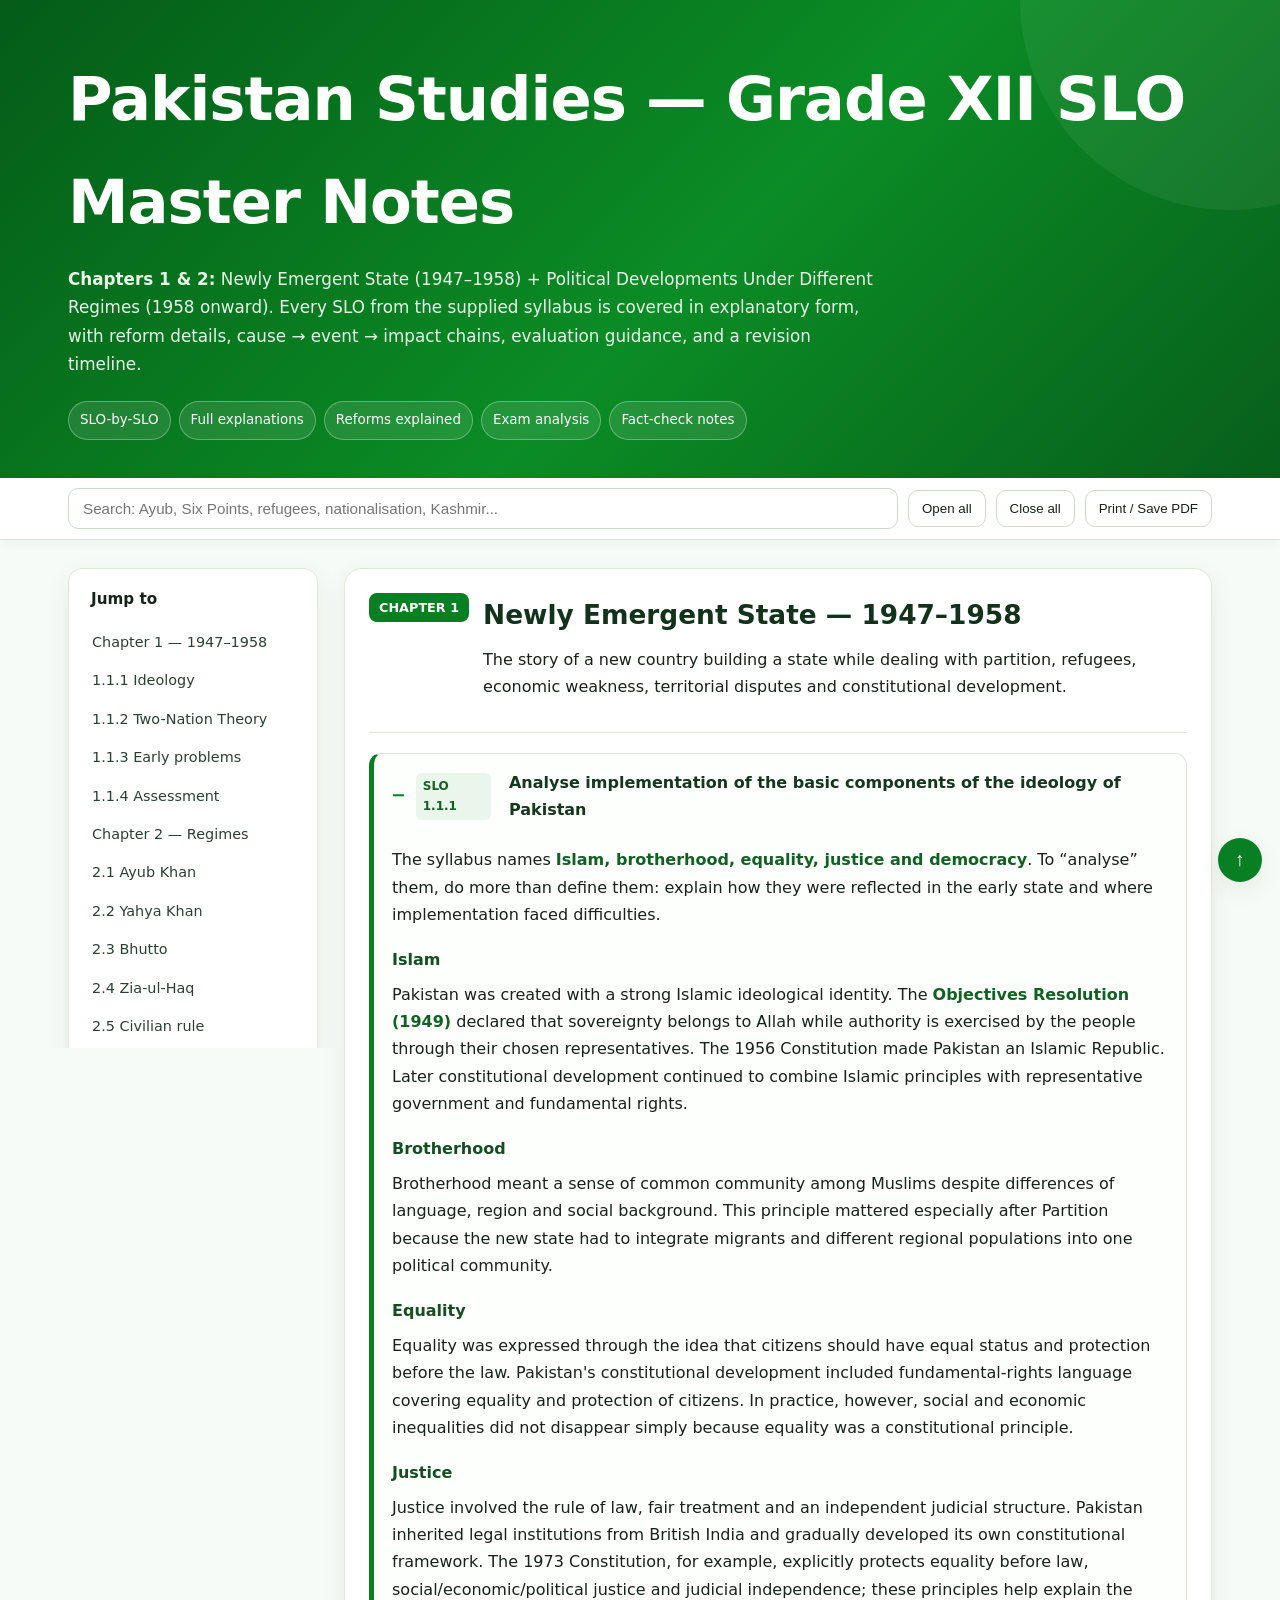
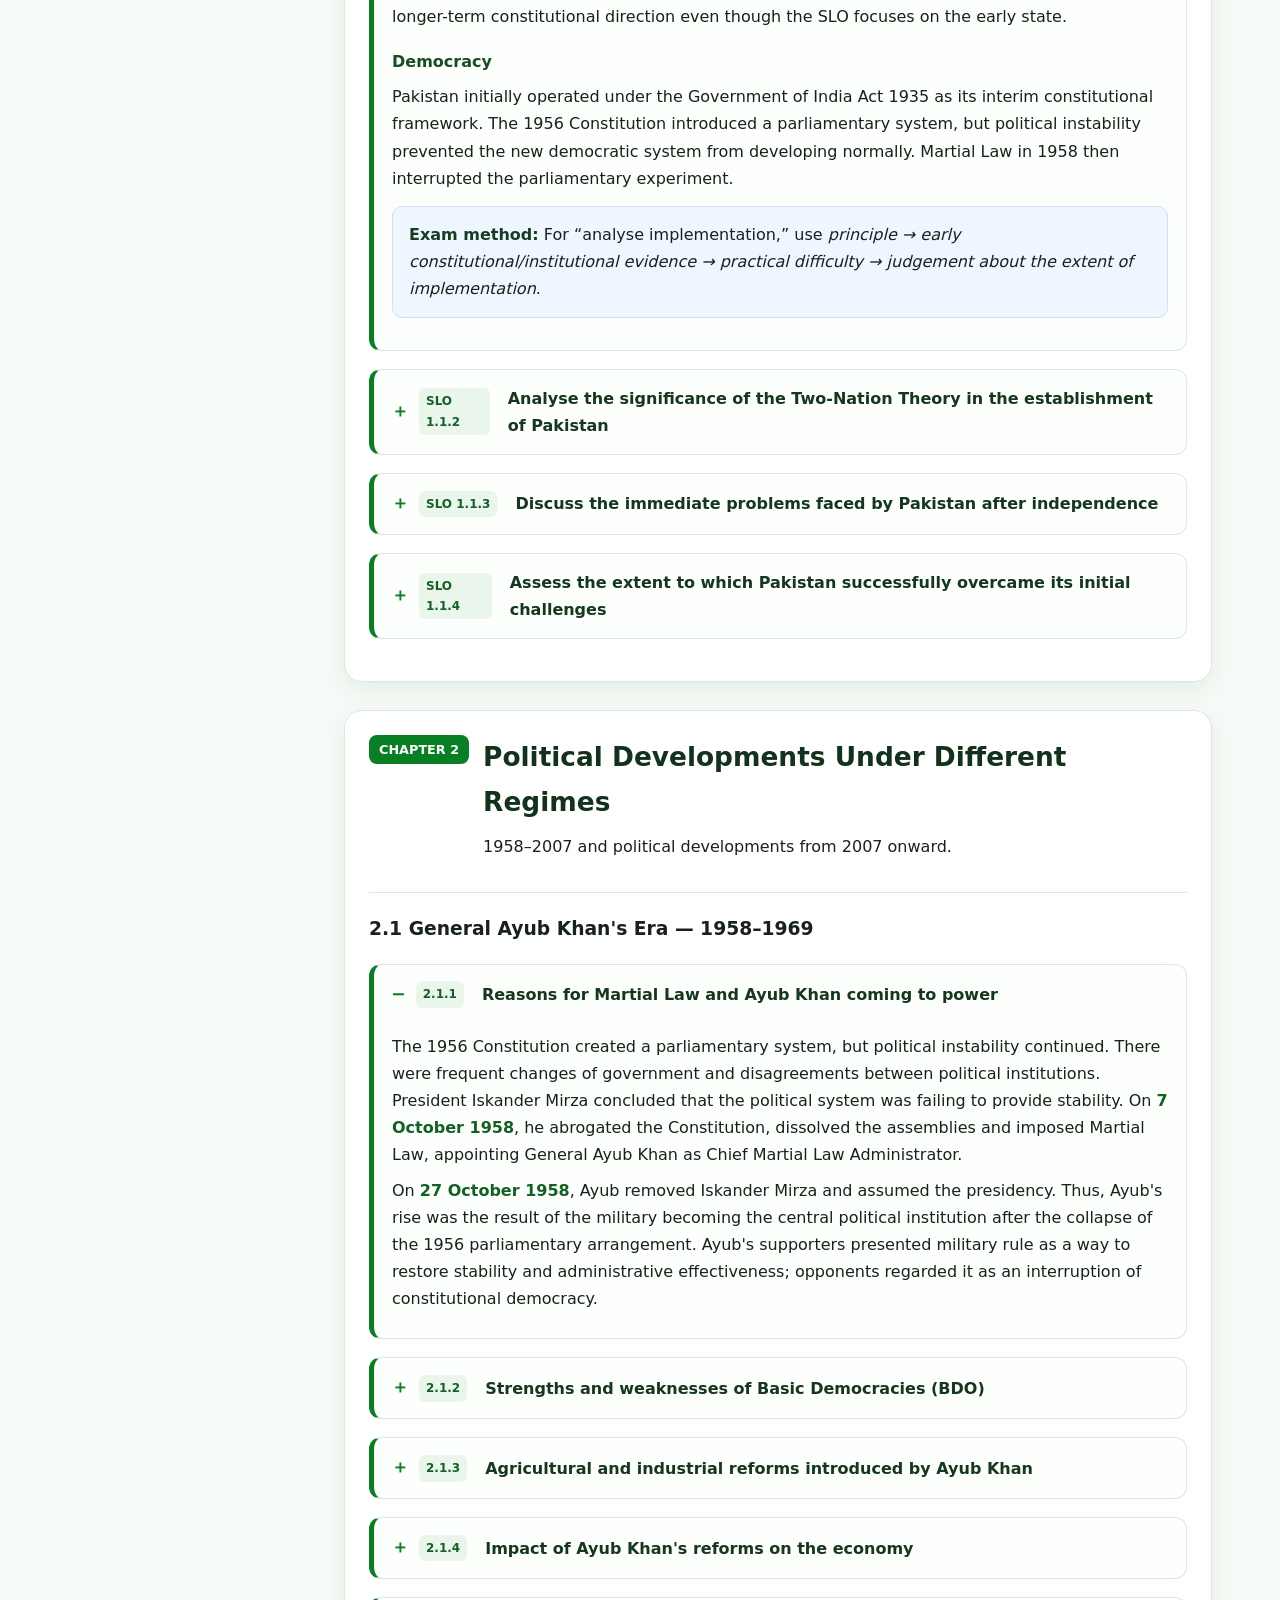
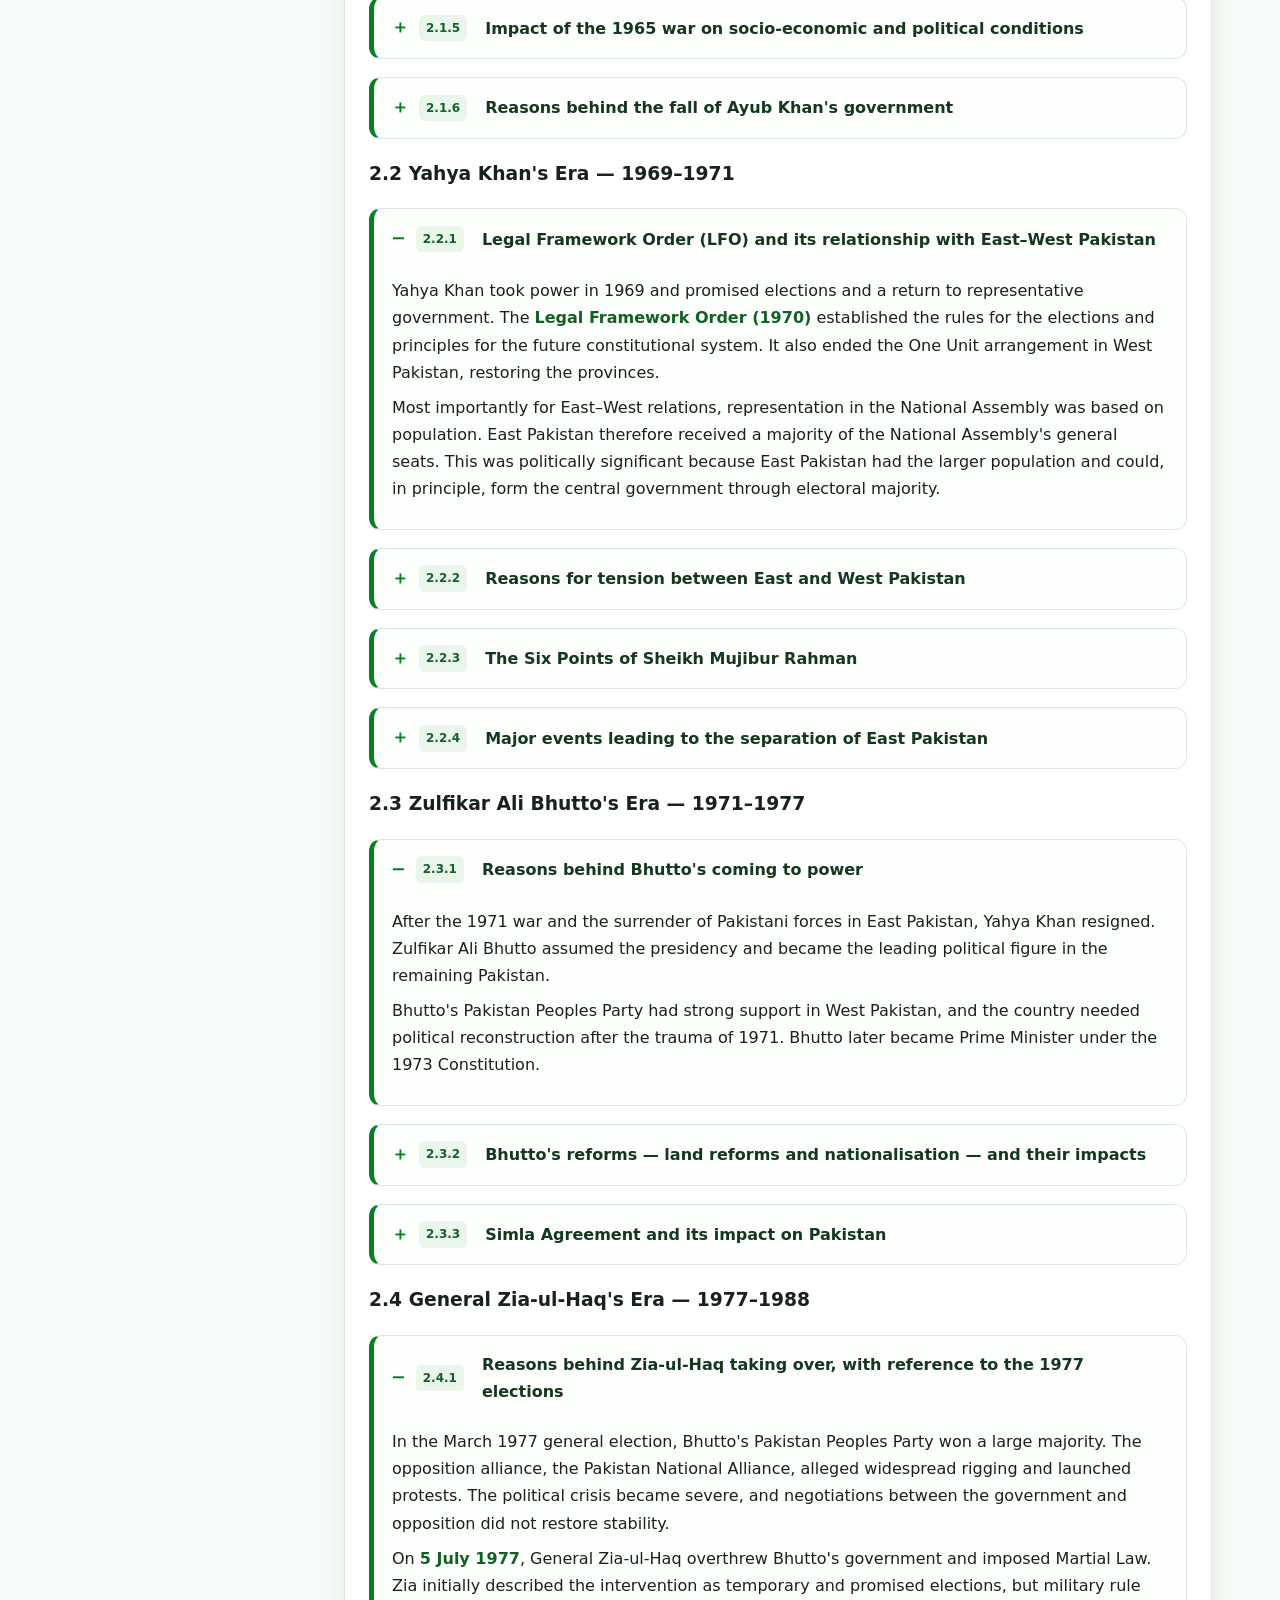
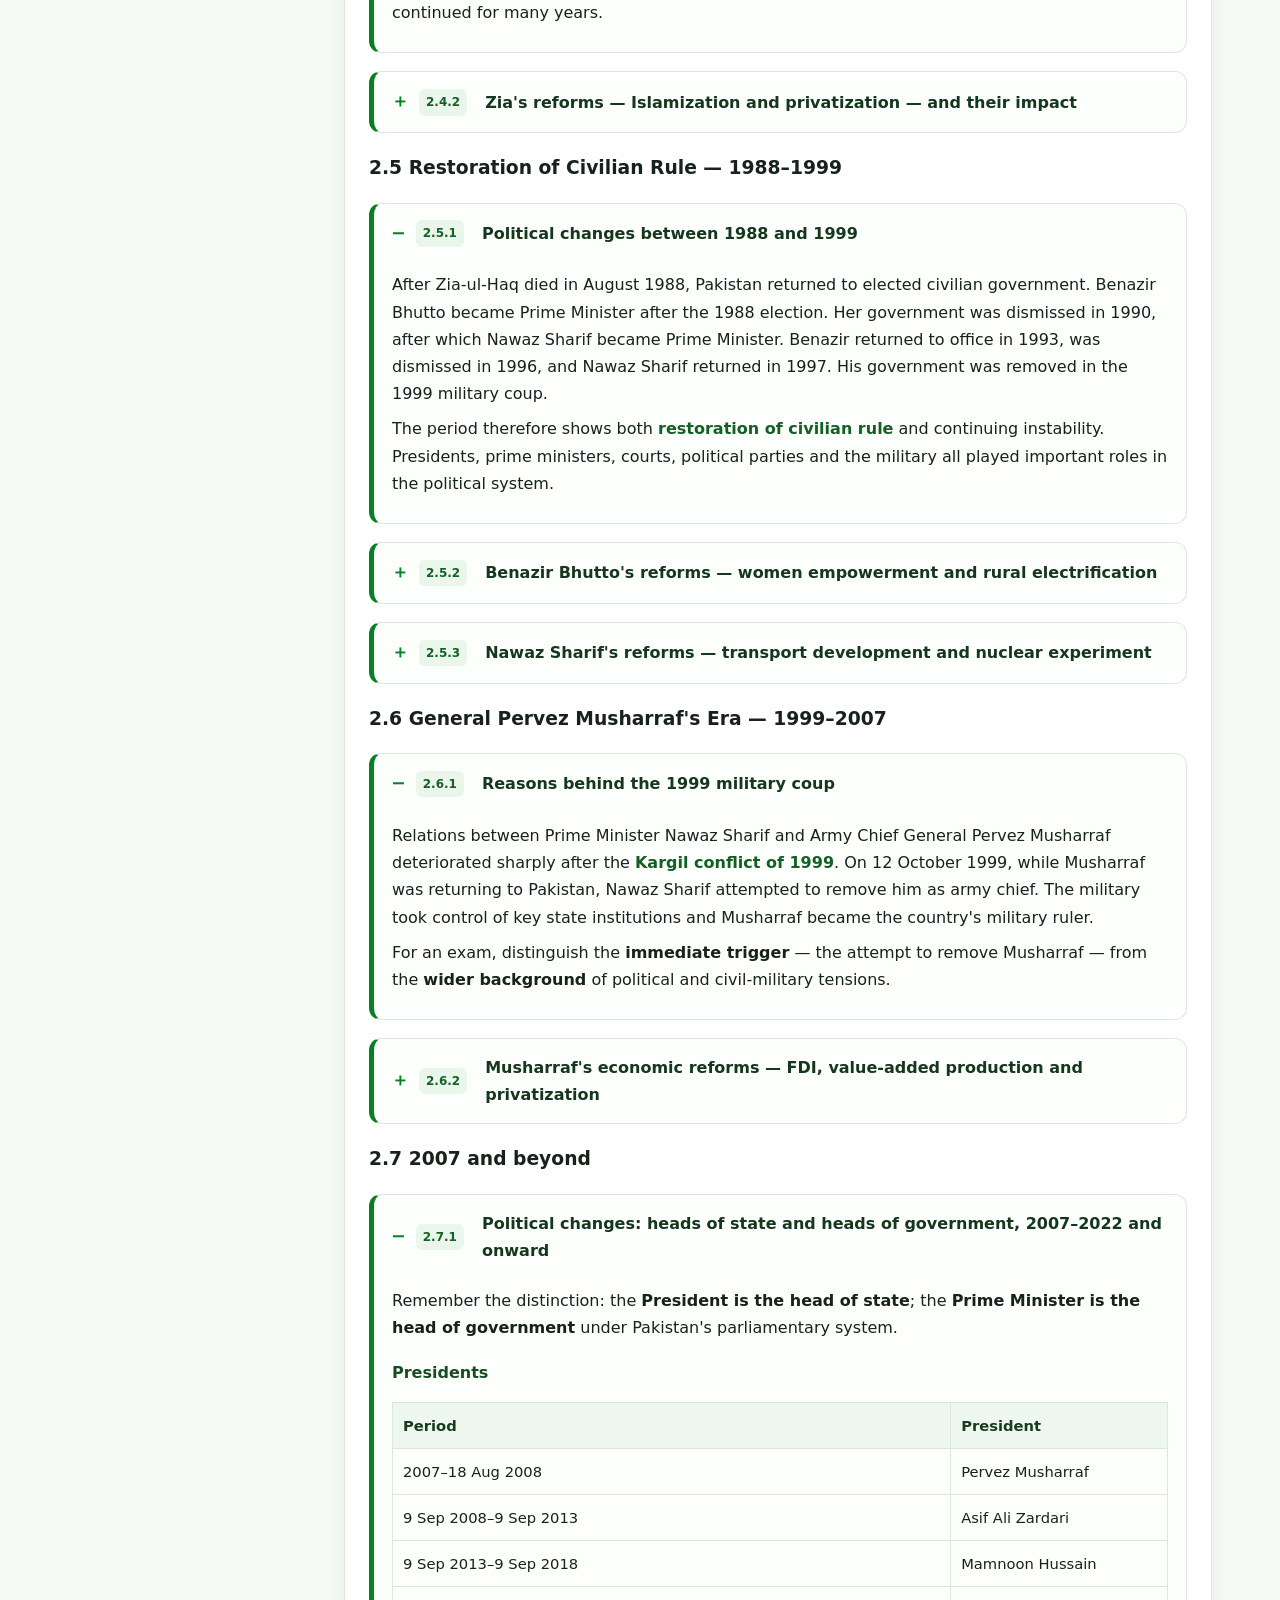
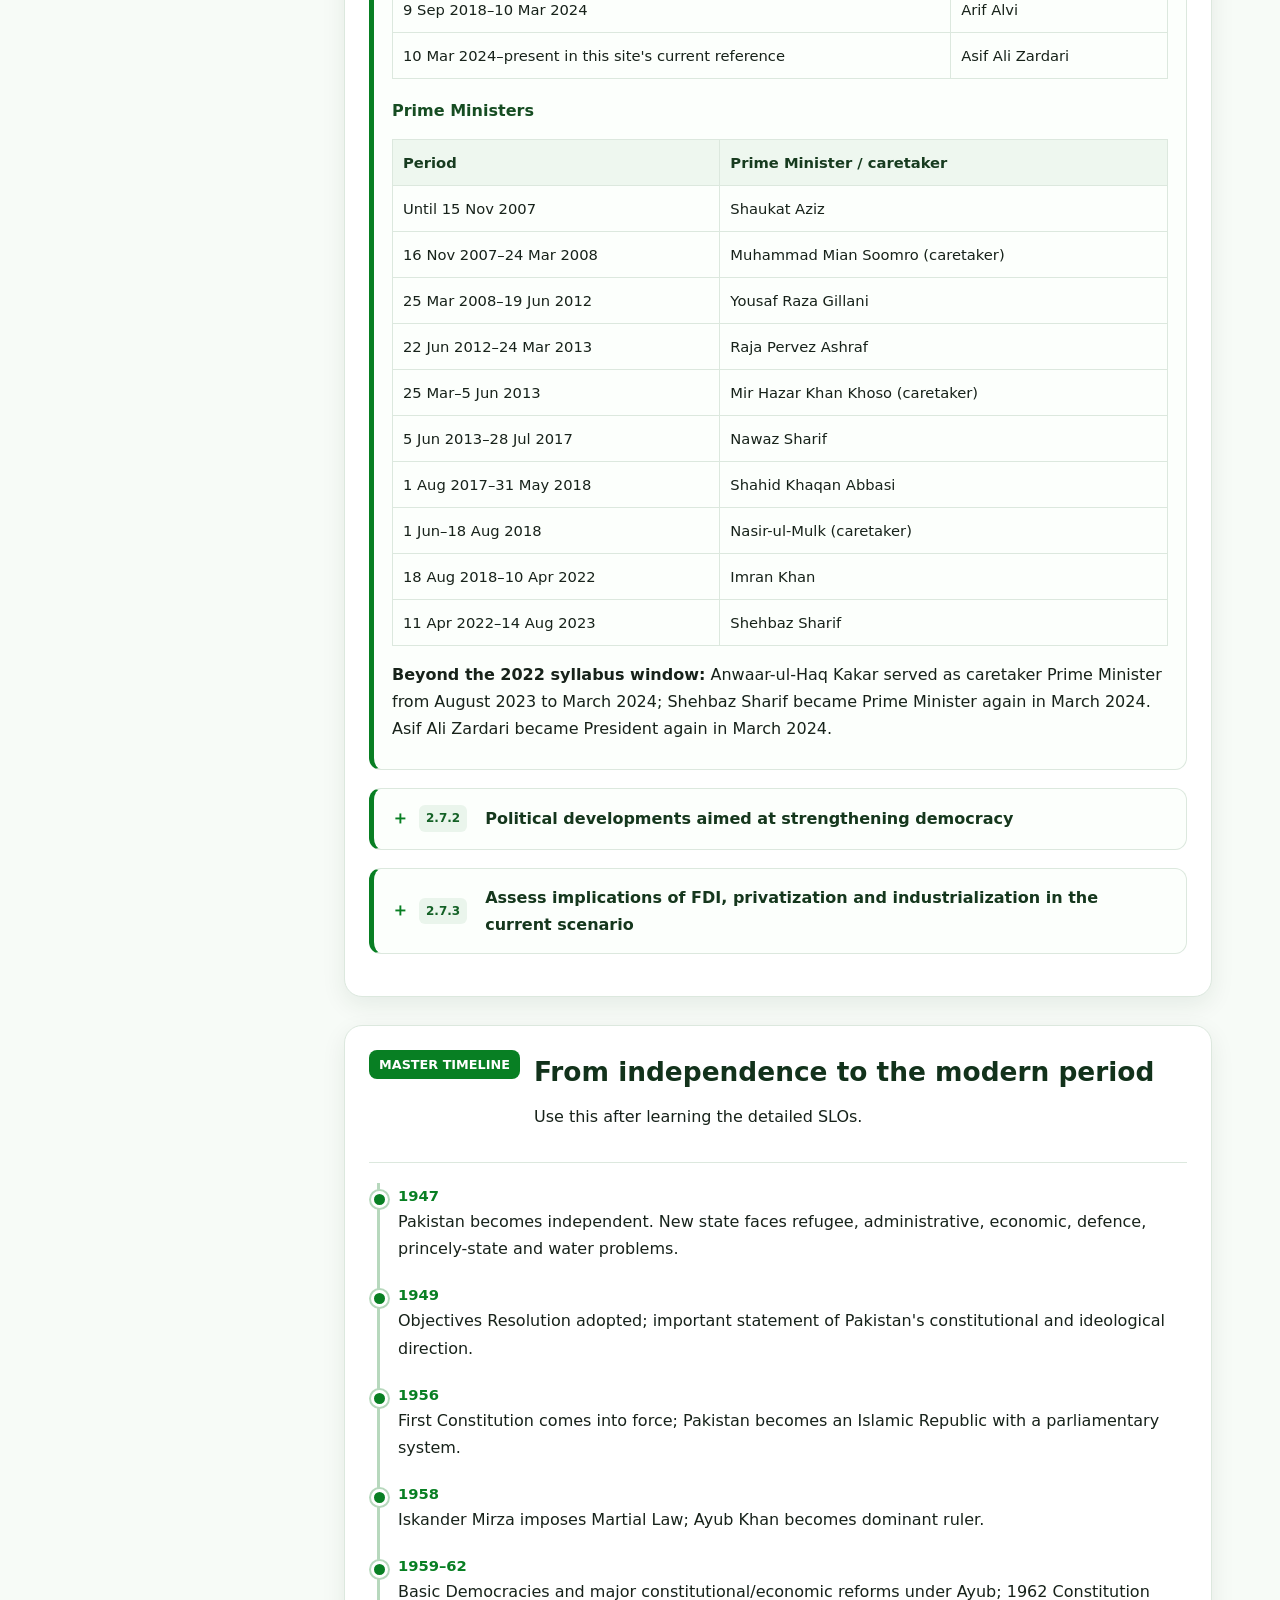
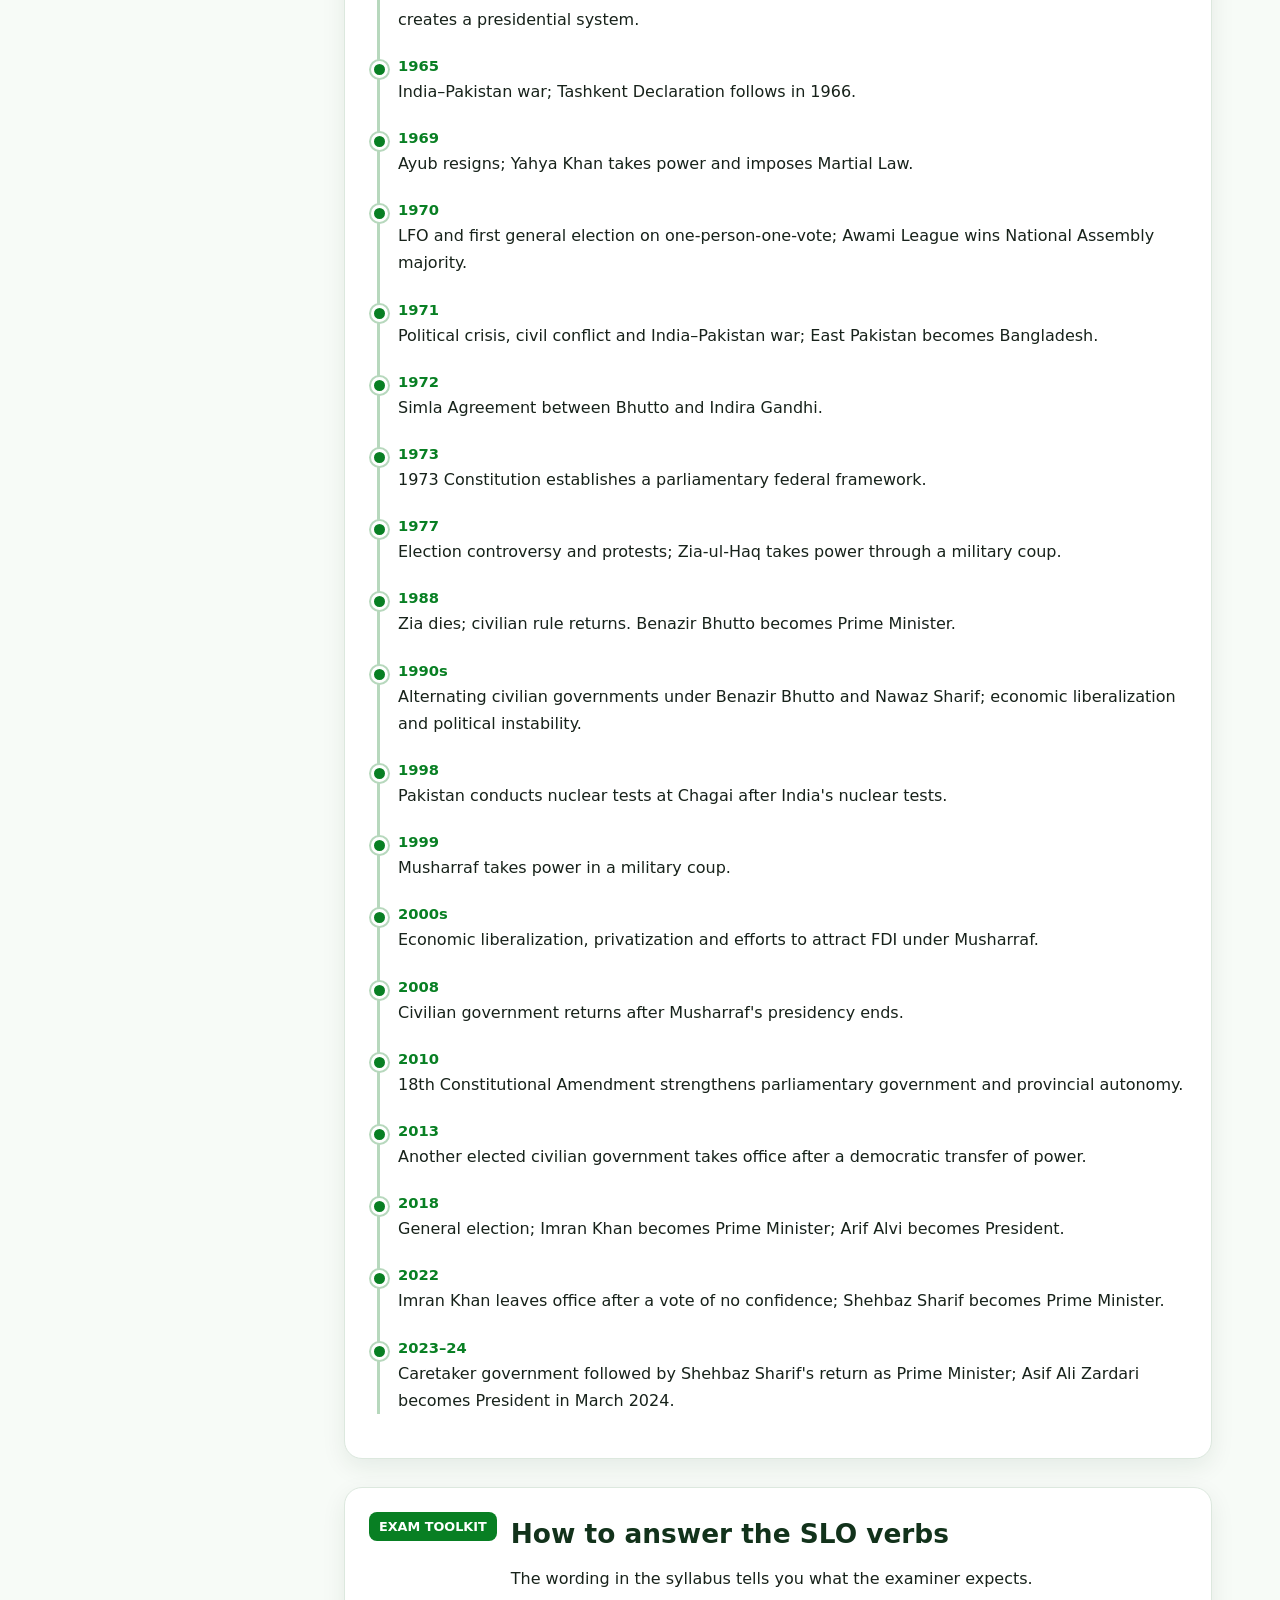
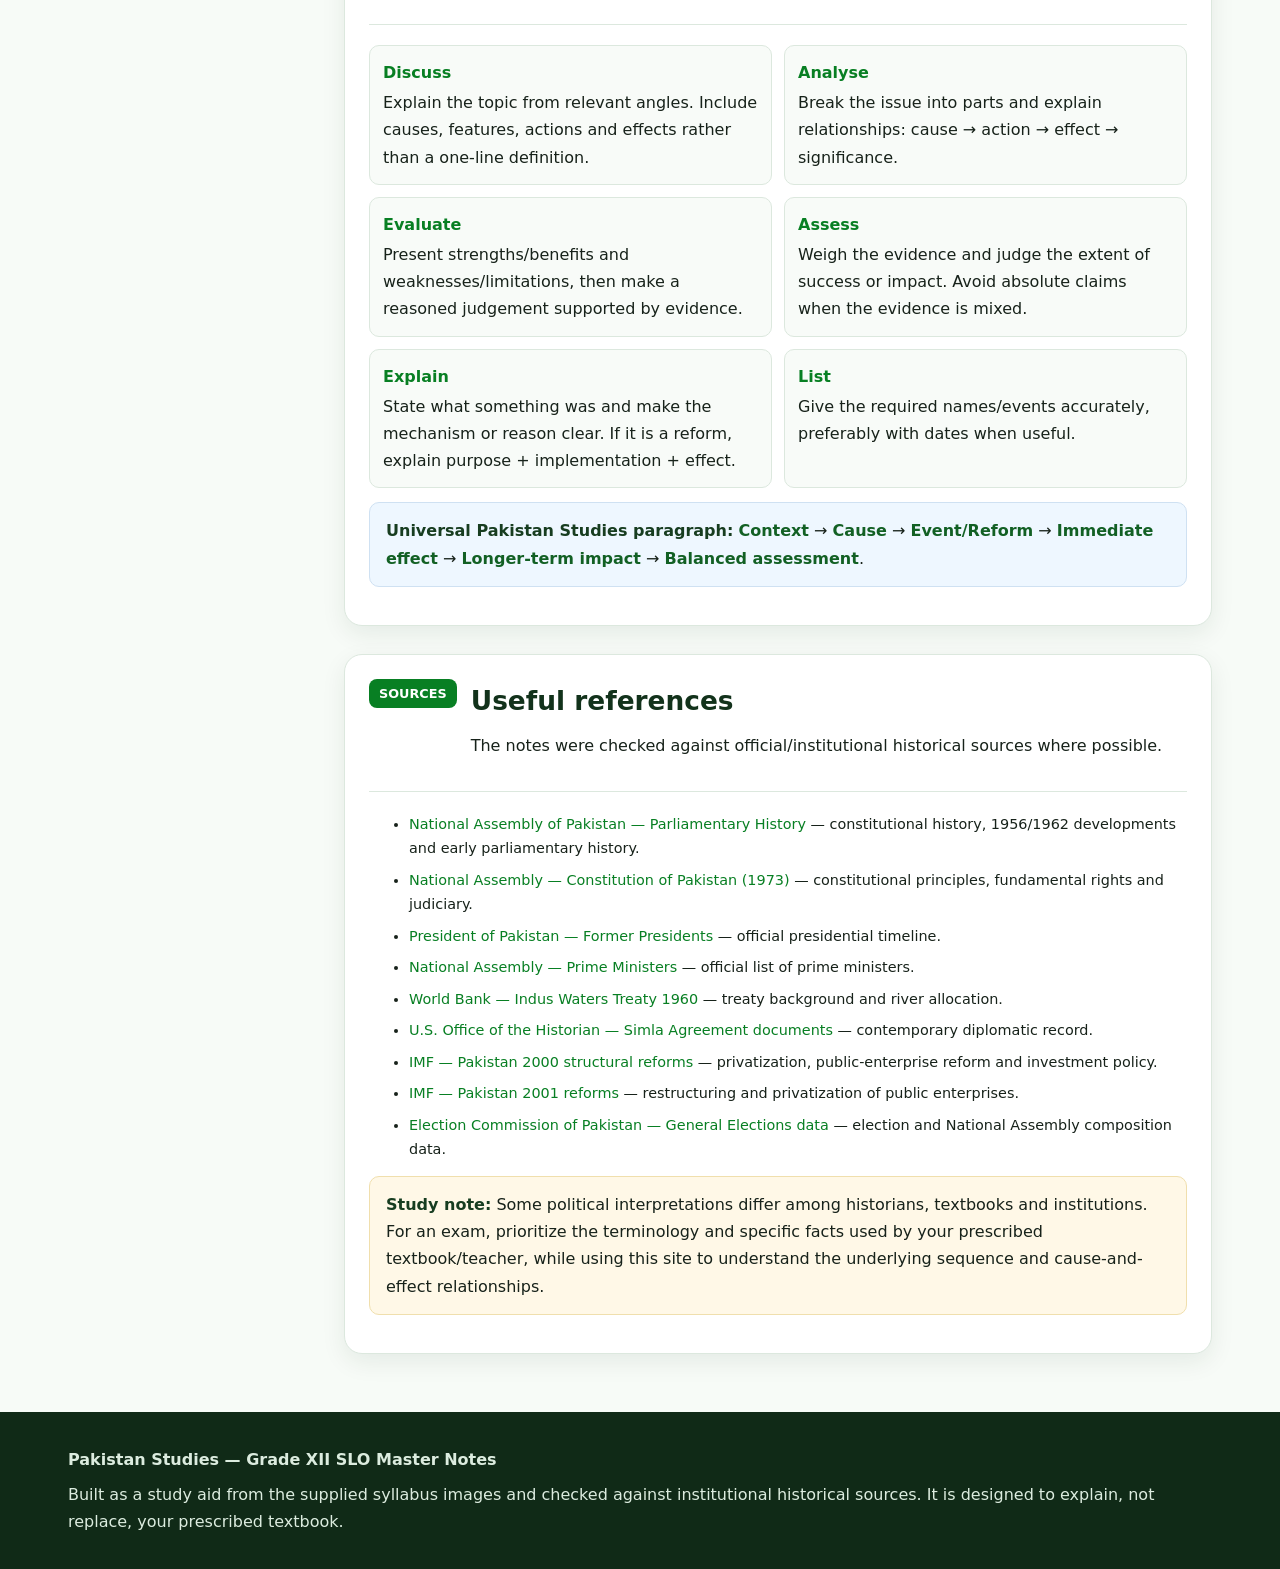
<file: notes.html>
<!DOCTYPE html>
<html lang="en">
<head>
<meta charset="UTF-8">
<meta name="viewport" content="width=device-width, initial-scale=1.0">
<title>Pakistan Studies — Grade XII SLO Master Notes</title>
<style>
:root{
  --green:#087f23; --green2:#0b9a2a; --dark:#12321b; --cream:#f7fbf7;
  --ink:#17221a; --muted:#5d6b61; --line:#dce8de; --card:#fff;
  --gold:#d5a72c; --blue:#1769aa; --red:#a33b3b; --shadow:0 8px 24px rgba(17,55,27,.08);
}
*{box-sizing:border-box}
html{scroll-behavior:smooth}
body{margin:0;font-family:Inter,system-ui,-apple-system,Segoe UI,Roboto,Arial,sans-serif;background:var(--cream);color:var(--ink);line-height:1.7}
a{color:var(--green);text-decoration:none}
a:hover{text-decoration:underline}
header{
  background:linear-gradient(135deg,#045c18,#0b8c25 55%,#075f1b);
  color:#fff;padding:48px 22px 38px;position:relative;overflow:hidden
}
header:after{content:"";position:absolute;width:420px;height:420px;border-radius:50%;right:-160px;top:-210px;background:rgba(255,255,255,.06)}
.wrap{max-width:1180px;margin:auto;padding:0 18px}
.hero h1{font-size:clamp(2rem,5vw,3.8rem);margin:0 0 10px;letter-spacing:-1px}
.hero p{max-width:820px;font-size:1.05rem;margin:0;color:#e7f6e9}
.badges{display:flex;flex-wrap:wrap;gap:8px;margin-top:22px}
.badge{padding:7px 11px;border:1px solid rgba(255,255,255,.3);border-radius:999px;background:rgba(255,255,255,.1);font-size:.84rem}
.toolbar{position:sticky;top:0;z-index:20;background:rgba(255,255,255,.95);backdrop-filter:blur(10px);border-bottom:1px solid var(--line);box-shadow:0 3px 12px rgba(0,0,0,.04)}
.toolbar-inner{max-width:1180px;margin:auto;padding:10px 18px;display:flex;gap:10px;align-items:center;flex-wrap:wrap}
.search{flex:1;min-width:220px;padding:11px 14px;border:1px solid #cbd9ce;border-radius:10px;font-size:.95rem}
button,.select{border:1px solid #cbd9ce;background:white;border-radius:10px;padding:10px 13px;cursor:pointer;color:var(--ink)}
button:hover{border-color:var(--green);color:var(--green)}
.layout{display:grid;grid-template-columns:250px 1fr;gap:26px;max-width:1180px;margin:28px auto;padding:0 18px}
aside{position:sticky;top:78px;height:fit-content}
.navbox{background:#fff;border:1px solid var(--line);border-radius:14px;padding:14px;box-shadow:var(--shadow)}
.navbox h3{margin:4px 8px 10px;font-size:.95rem}
.navbox a{display:block;padding:7px 9px;border-radius:8px;font-size:.9rem;color:#294132}
.navbox a:hover{background:#eef8ef;text-decoration:none;color:var(--green)}
main{min-width:0}
.section-title{margin:8px 0 16px}
.section-title h2{font-size:2rem;margin:0;color:var(--dark)}
.section-title p{margin:5px 0;color:var(--muted)}
.chapter{background:#fff;border:1px solid var(--line);border-radius:18px;padding:24px;margin-bottom:28px;box-shadow:var(--shadow)}
.chapter-head{display:flex;gap:14px;align-items:flex-start;justify-content:space-between;border-bottom:1px solid var(--line);padding-bottom:16px;margin-bottom:20px}
.chapter-number{font-size:.8rem;font-weight:800;color:white;background:var(--green);padding:7px 10px;border-radius:8px;white-space:nowrap}
.chapter h2{margin:0;font-size:1.65rem;color:var(--dark)}
.slo{border:1px solid var(--line);border-left:5px solid var(--green);border-radius:12px;margin:18px 0;overflow:hidden;background:#fcfffc}
.slo summary{cursor:pointer;list-style:none;padding:15px 17px;font-weight:800;color:#15371d;display:flex;gap:10px;align-items:center}
.slo summary::-webkit-details-marker{display:none}
.slo summary:before{content:"＋";font-size:1.1rem;color:var(--green)}
.slo[open] summary:before{content:"−"}
.slo-body{padding:0 18px 18px}
.slo-code{display:inline-block;font-size:.75rem;background:#eaf5ec;color:#146126;padding:3px 7px;border-radius:6px;margin-right:8px}
.slo-body h4{margin:18px 0 7px;color:#164d22}
.slo-body p{margin:8px 0}
.callout{padding:14px 16px;border-radius:10px;margin:14px 0;border:1px solid #d7e8d9;background:#f2faf3}
.callout.warn{background:#fff8e7;border-color:#f0dfad}
.callout.exam{background:#eef7ff;border-color:#cfe1f2}
.callout strong{color:#173d20}
.term{font-weight:750;color:#126024}
.flow{display:flex;flex-wrap:wrap;gap:8px;align-items:center;margin:14px 0}
.flow span{background:#f0f7f1;border:1px solid var(--line);padding:7px 10px;border-radius:9px;font-size:.88rem}
.arrow{color:var(--green);font-weight:800}
.timeline{border-left:3px solid #b7d8bd;margin:16px 0 12px 8px;padding-left:18px}
.event{position:relative;margin:0 0 20px}
.event:before{content:"";position:absolute;left:-27px;top:8px;width:11px;height:11px;border-radius:50%;background:var(--green);border:3px solid #fff;box-shadow:0 0 0 2px #b7d8bd}
.year{font-weight:850;color:var(--green);font-size:.92rem}
table{width:100%;border-collapse:collapse;margin:15px 0;font-size:.92rem}
th,td{border:1px solid var(--line);padding:10px;vertical-align:top}
th{background:#eef7ef;text-align:left;color:#173b1f}
.key-grid{display:grid;grid-template-columns:repeat(2,minmax(0,1fr));gap:12px}
.key{background:#f8fbf8;border:1px solid var(--line);padding:13px;border-radius:10px}
.key b{display:block;color:var(--green);margin-bottom:3px}
.source-list{font-size:.9rem}
.source-list li{margin:7px 0}
footer{background:#102a17;color:#dcecdf;padding:34px 20px;margin-top:30px}
footer a{color:#bde8c4}
.hide{display:none!important}
.highlight{background:#fff0a8;padding:1px 3px;border-radius:3px}
.top{position:fixed;right:18px;bottom:18px;width:44px;height:44px;border-radius:50%;background:var(--green);color:#fff;border:0;font-size:1.2rem;box-shadow:var(--shadow)}
@media(max-width:850px){
  .layout{grid-template-columns:1fr}
  aside{position:static}
  .navbox{display:flex;flex-wrap:wrap;gap:3px}
  .navbox h3{width:100%}
  .navbox a{padding:6px 8px}
  .key-grid{grid-template-columns:1fr}
}
@media print{
  .toolbar,aside,.top{display:none!important}
  .layout{display:block;margin:0}
  .chapter{box-shadow:none;break-inside:auto}
  details{break-inside:avoid}
  header{color:#000;background:#fff;border-bottom:3px solid #000}
  header .hero p,.badge{color:#000}
}
</style>
</head>
<body>
<header>
  <div class="wrap hero">
    <h1>Pakistan Studies — Grade XII SLO Master Notes</h1>
    <p><strong>Chapters 1 &amp; 2:</strong> Newly Emergent State (1947–1958) + Political Developments Under Different Regimes (1958 onward). Every SLO from the supplied syllabus is covered in explanatory form, with reform details, cause → event → impact chains, evaluation guidance, and a revision timeline.</p>
    <div class="badges">
      <span class="badge">SLO-by-SLO</span>
      <span class="badge">Full explanations</span>
      <span class="badge">Reforms explained</span>
      <span class="badge">Exam analysis</span>
      <span class="badge">Fact-check notes</span>
    </div>
  </div>
</header>

<div class="toolbar">
  <div class="toolbar-inner">
    <input id="search" class="search" placeholder="Search: Ayub, Six Points, refugees, nationalisation, Kashmir..." aria-label="Search notes">
    <button onclick="openAll()">Open all</button>
    <button onclick="closeAll()">Close all</button>
    <button onclick="window.print()">Print / Save PDF</button>
  </div>
</div>

<div class="layout">
<aside>
  <div class="navbox">
    <h3>Jump to</h3>
    <a href="#chapter1">Chapter 1 — 1947–1958</a>
    <a href="#ideology">1.1.1 Ideology</a>
    <a href="#two-nation">1.1.2 Two-Nation Theory</a>
    <a href="#early-problems">1.1.3 Early problems</a>
    <a href="#assessment1">1.1.4 Assessment</a>
    <a href="#chapter2">Chapter 2 — Regimes</a>
    <a href="#ayub">2.1 Ayub Khan</a>
    <a href="#yahya">2.2 Yahya Khan</a>
    <a href="#bhutto">2.3 Bhutto</a>
    <a href="#zia">2.4 Zia-ul-Haq</a>
    <a href="#civilian">2.5 Civilian rule</a>
    <a href="#musharraf">2.6 Musharraf</a>
    <a href="#post2007">2.7 2007 &amp; beyond</a>
    <a href="#timeline">Master timeline</a>
    <a href="#sources">Sources</a>
  </div>
</aside>

<main>

<section id="chapter1" class="chapter">
  <div class="chapter-head">
    <div><span class="chapter-number">CHAPTER 1</span></div>
    <div style="flex:1"><h2>Newly Emergent State — 1947–1958</h2><p class="section-title">The story of a new country building a state while dealing with partition, refugees, economic weakness, territorial disputes and constitutional development.</p></div>
  </div>

  <details class="slo" id="ideology" open>
    <summary><span class="slo-code">SLO 1.1.1</span> Analyse implementation of the basic components of the ideology of Pakistan</summary>
    <div class="slo-body">
      <p>The syllabus names <span class="term">Islam, brotherhood, equality, justice and democracy</span>. To “analyse” them, do more than define them: explain how they were reflected in the early state and where implementation faced difficulties.</p>
      <h4>Islam</h4>
      <p>Pakistan was created with a strong Islamic ideological identity. The <span class="term">Objectives Resolution (1949)</span> declared that sovereignty belongs to Allah while authority is exercised by the people through their chosen representatives. The 1956 Constitution made Pakistan an Islamic Republic. Later constitutional development continued to combine Islamic principles with representative government and fundamental rights.</p>
      <h4>Brotherhood</h4>
      <p>Brotherhood meant a sense of common community among Muslims despite differences of language, region and social background. This principle mattered especially after Partition because the new state had to integrate migrants and different regional populations into one political community.</p>
      <h4>Equality</h4>
      <p>Equality was expressed through the idea that citizens should have equal status and protection before the law. Pakistan's constitutional development included fundamental-rights language covering equality and protection of citizens. In practice, however, social and economic inequalities did not disappear simply because equality was a constitutional principle.</p>
      <h4>Justice</h4>
      <p>Justice involved the rule of law, fair treatment and an independent judicial structure. Pakistan inherited legal institutions from British India and gradually developed its own constitutional framework. The 1973 Constitution, for example, explicitly protects equality before law, social/economic/political justice and judicial independence; these principles help explain the longer-term constitutional direction even though the SLO focuses on the early state.</p>
      <h4>Democracy</h4>
      <p>Pakistan initially operated under the Government of India Act 1935 as its interim constitutional framework. The 1956 Constitution introduced a parliamentary system, but political instability prevented the new democratic system from developing normally. Martial Law in 1958 then interrupted the parliamentary experiment.</p>
      <div class="callout exam"><strong>Exam method:</strong> For “analyse implementation,” use <em>principle → early constitutional/institutional evidence → practical difficulty → judgement about the extent of implementation</em>.</div>
    </div>
  </details>

  <details class="slo" id="two-nation">
    <summary><span class="slo-code">SLO 1.1.2</span> Analyse the significance of the Two-Nation Theory in the establishment of Pakistan</summary>
    <div class="slo-body">
      <p>The Two-Nation Theory argued that Muslims and Hindus of British India constituted distinct political communities or nations because of major differences in religion, culture, social practices, traditions and historical identity. It did <strong>not</strong> mean that Muslims and Hindus had never lived together; they had shared the subcontinent for centuries.</p>
      <p>Its political significance was that it gave the Pakistan Movement an argument for separate political safeguards and, eventually, a separate homeland. Muslim League leaders argued that a permanent Hindu-majority political system could leave Muslims vulnerable to majoritarian rule. The Lahore Resolution of 1940 gave the movement a decisive constitutional-political direction toward Muslim-majority regions being organized as separate political units.</p>
      <p>After the 1946 elections and the failure of constitutional negotiations to produce an arrangement acceptable to the major political forces, the demand for Pakistan became the basis of the 1947 transfer of power. Thus, in an exam, connect the theory to <span class="term">Muslim political identity → demand for safeguards → Pakistan Movement → establishment of Pakistan</span>.</p>
      <div class="callout warn"><strong>Precision:</strong> Avoid writing “Muslims and Hindus could not live on the same land.” The historical argument was about <em>political nationhood and representation</em>, not a claim that coexistence was physically impossible.</div>
    </div>
  </details>

  <details class="slo" id="early-problems">
    <summary><span class="slo-code">SLO 1.1.3</span> Discuss the immediate problems faced by Pakistan after independence</summary>
    <div class="slo-body">

      <h4>(a) Economic problems — industry and agriculture</h4>
      <p>Pakistan began with a relatively weak industrial base compared with the economy of undivided British India. Many major industrial and commercial facilities were located in areas that became India. Pakistan also had to create government institutions, support refugees, maintain defence and finance development at the same time.</p>
      <p>Agriculture was central to the economy, especially in Punjab and Sindh, but Partition disrupted markets and supply chains. Jute and cotton are good examples of the problem: agricultural production was divided from some of the processing industries that had historically served it. Pakistan therefore had to develop domestic industry and new trade relationships.</p>

      <h4>(b) Unjustified / disputed division of resources — financial and military</h4>
      <p>The assets and liabilities of British India had to be divided between the new dominions. Pakistan's share of cash balances and other assets became the subject of dispute and delay. The military division was also difficult because many ordnance factories, training institutions, workshops and stores were located in India. Pakistan consequently began with shortages in equipment, infrastructure and industrial support for defence.</p>
      <div class="callout warn"><strong>Fact-check against common notes:</strong> Do not memorize an unsupported “$950m versus $900m” story. Standard historical accounts discuss Pakistan's agreed share of cash balances in rupees and the withholding of part of that share for a period. Use the figures in your textbook if your teacher expects a specific textbook figure.</div>

      <h4>(c) Administrative problems — capital and government</h4>
      <p>Pakistan had to build a central administration almost immediately. It needed ministries, departments, courts, financial institutions, police, communications and a functioning chain of government. Karachi became the first capital and housed the central government while the state developed its institutions.</p>
      <p>Constitution-making was another major challenge. The <span class="term">Objectives Resolution was adopted in 1949</span>, but political disagreement delayed a permanent constitution. The <span class="term">1956 Constitution</span> finally came into force on 23 March 1956, only to be abrogated when Martial Law was imposed in October 1958.</p>

      <h4>(d) Rehabilitation of refugees</h4>
      <p>Partition caused a vast movement of people. Millions of Muslims moved into Pakistan, many arriving without their homes, businesses or financial resources. The new government had to provide camps, food, medical assistance, housing and employment, and then move refugees toward longer-term settlement.</p>
      <p>This was not simply a humanitarian issue; it was also an administrative and economic challenge. The government had to spend scarce resources while simultaneously building the new state. Refugees also contributed skills, professional experience and entrepreneurship to Pakistan's cities and economy.</p>

      <h4>(e) Problem of national language</h4>
      <p>Language became connected with national identity and political representation. Urdu was promoted as a common national language, while Bengali speakers in East Pakistan argued that Bengali deserved official recognition because Bengali speakers formed the majority of Pakistan's population.</p>
      <p>The dispute intensified into the <span class="term">Bengali Language Movement</span>, particularly in 1952. The issue showed that national unity could not be built only by choosing a language; regional identities and questions of representation also mattered.</p>
      <div class="callout warn"><strong>Important correction:</strong> East Pakistan did <strong>not</strong> separate during 1947–1958. It remained part of Pakistan until 1971. Keep the language dispute in this chapter separate from the later 1971 separation.</div>

      <h4>(f) Security threats — India and Afghanistan</h4>
      <p>Relations with India were difficult from the beginning, especially because of Kashmir and other unresolved Partition issues. Pakistan also had difficult relations with Afghanistan over the status of the frontier and the Durand Line. These concerns forced Pakistan to devote scarce resources to defence and foreign policy while it was still establishing its economy and administration.</p>
      <p>These threats were <strong>not simply solved by closing a border or by one early treaty</strong>. They remained part of Pakistan's security and foreign-policy environment.</p>

      <h4>(g) Accession of princely states — Kashmir, Junagadh and Hyderabad</h4>
      <p>At Partition, princely states had to determine their future political relationship. The three cases in your syllabus are useful because each had a different combination of ruler, population and accession decision.</p>
      <table>
        <tr><th>State</th><th>Key situation</th><th>Why it mattered</th></tr>
        <tr><td><strong>Kashmir</strong></td><td>Muslim-majority population; Maharaja Hari Singh was a Hindu ruler. The Maharaja eventually signed an Instrument of Accession to India during the 1947 crisis.</td><td>Pakistan disputed the accession and the conflict became the first India–Pakistan war and an international issue.</td></tr>
        <tr><td><strong>Junagadh</strong></td><td>Muslim ruler; predominantly Hindu population. The ruler announced accession to Pakistan.</td><td>India rejected the accession and took control; a later referendum supported joining India.</td></tr>
        <tr><td><strong>Hyderabad</strong></td><td>Muslim ruler; predominantly Hindu population. The Nizam initially sought independence.</td><td>India later took military action and incorporated Hyderabad into India.</td></tr>
      </table>
      <p>For exams, compare the <span class="term">ruler → population → accession decision → reaction → outcome</span>. Avoid claiming that all three followed exactly the same process.</p>

      <h4>(h) Canal water dispute — causes and impacts</h4>
      <p>Partition divided the irrigation system of Punjab. Important canal headworks were on the Indian side while canals supplied agricultural areas in Pakistan. In 1948, water supplies to some Pakistani canals were interrupted, producing a serious dispute because Pakistan depended heavily on irrigation.</p>
      <p>The dispute eventually moved toward negotiations supported by the World Bank. The <span class="term">Indus Waters Treaty was signed in 1960</span>: the Western Rivers (Indus, Jhelum and Chenab) were allocated principally to Pakistan and the Eastern Rivers (Ravi, Beas and Sutlej) principally to India, subject to the treaty's detailed rules.</p>
    </div>
  </details>

  <details class="slo" id="assessment1">
    <summary><span class="slo-code">SLO 1.1.4</span> Assess the extent to which Pakistan successfully overcame its initial challenges</summary>
    <div class="slo-body">
      <p>“Assess” requires balance. Pakistan did succeed in establishing a functioning state despite starting with major shortages. It created central institutions, rehabilitated large numbers of refugees, developed an administrative system, built armed forces and eventually produced a constitution in 1956.</p>
      <p>However, several challenges remained unresolved or only partly addressed. Kashmir remained disputed; language and regional tensions continued; economic and administrative capacity remained limited; and the parliamentary system was interrupted by Martial Law in 1958.</p>
      <div class="callout exam"><strong>Strong conclusion structure:</strong> “Pakistan overcame some immediate survival and institution-building problems, but political, territorial, economic and regional issues remained. Therefore, the extent of success was substantial in state-building but incomplete in resolving deeper structural disputes.”</div>
    </div>
  </details>
</section>

<section id="chapter2" class="chapter">
  <div class="chapter-head">
    <div><span class="chapter-number">CHAPTER 2</span></div>
    <div style="flex:1"><h2>Political Developments Under Different Regimes</h2><p class="section-title">1958–2007 and political developments from 2007 onward.</p></div>
  </div>

  <section id="ayub">
    <h3>2.1 General Ayub Khan's Era — 1958–1969</h3>

    <details class="slo" open>
      <summary><span class="slo-code">2.1.1</span> Reasons for Martial Law and Ayub Khan coming to power</summary>
      <div class="slo-body">
        <p>The 1956 Constitution created a parliamentary system, but political instability continued. There were frequent changes of government and disagreements between political institutions. President Iskander Mirza concluded that the political system was failing to provide stability. On <span class="term">7 October 1958</span>, he abrogated the Constitution, dissolved the assemblies and imposed Martial Law, appointing General Ayub Khan as Chief Martial Law Administrator.</p>
        <p>On <span class="term">27 October 1958</span>, Ayub removed Iskander Mirza and assumed the presidency. Thus, Ayub's rise was the result of the military becoming the central political institution after the collapse of the 1956 parliamentary arrangement. Ayub's supporters presented military rule as a way to restore stability and administrative effectiveness; opponents regarded it as an interruption of constitutional democracy.</p>
      </div>
    </details>

    <details class="slo">
      <summary><span class="slo-code">2.1.2</span> Strengths and weaknesses of Basic Democracies (BDO)</summary>
      <div class="slo-body">
        <p>The <span class="term">Basic Democracies Order of 1959</span> created a system of local councils designed to involve citizens in government at the grassroots. The local representatives, known as Basic Democrats, became an electoral college for the president and assemblies.</p>
        <p><strong>Potential strengths:</strong> it created elected local institutions, encouraged participation below the national level, and linked local government to development work. It also provided a political structure after the suspension of ordinary party politics.</p>
        <p><strong>Weaknesses/criticisms:</strong> national political participation was indirect, political parties were restricted during the early Martial Law period, and the system concentrated substantial authority in the presidency. Because Basic Democrats formed the electoral college for the president, critics argued that the system did not amount to full parliamentary democracy.</p>
        <div class="callout exam"><strong>Evaluation formula:</strong> “It increased local participation, but its indirect national structure and concentration of power limited the extent to which it functioned as competitive parliamentary democracy.”</div>
      </div>
    </details>

    <details class="slo">
      <summary><span class="slo-code">2.1.3</span> Agricultural and industrial reforms introduced by Ayub Khan</summary>
      <div class="slo-body">
        <h4>Agricultural and land reforms</h4>
        <p>Ayub's government tried to increase agricultural productivity and reduce the power of very large landholdings. Land reforms introduced ceilings on individual holdings. The government also promoted mechanization, irrigation, improved seeds, fertilizers and agricultural credit. Development institutions and agricultural banks helped provide financing and inputs.</p>
        <p>The broader agricultural modernization associated with the 1960s is often called the <span class="term">Green Revolution</span>. High-yield varieties, irrigation, fertilizer and mechanization increased yields, although access to these inputs was uneven and larger farmers often benefited more easily.</p>

        <h4>Industrial reforms</h4>
        <p>The government encouraged private industrial investment through tax incentives, credit, development finance and export incentives. Industries such as textiles, cement, engineering and other manufacturing expanded. Foreign aid and investment also supported development.</p>
        <p>Ayub's economic strategy was therefore not simply “build factories”; it was a wider programme of <span class="term">planned development + private investment + agricultural modernization + export promotion</span>.</p>

        <h4>Other reforms worth knowing</h4>
        <p>The <span class="term">Muslim Family Laws Ordinance 1961</span> changed rules concerning marriage, divorce, maintenance and polygamy procedures. Ayub's government also invested in education, health, infrastructure and family planning. These are useful supporting examples even though the syllabus focuses especially on agriculture and industry.</p>
      </div>
    </details>

    <details class="slo">
      <summary><span class="slo-code">2.1.4</span> Impact of Ayub Khan's reforms on the economy</summary>
      <div class="slo-body">
        <p>Pakistan experienced strong economic growth during the 1960s. Industrial output increased, agricultural productivity improved in many areas, infrastructure expanded and development planning became more systematic. The period is therefore often associated with rapid modernization.</p>
        <p>However, growth and equality are not the same thing. Critics pointed to concentration of wealth and unequal regional benefits. East Pakistan in particular argued that economic growth and development resources were not distributed fairly. The economic model also depended heavily on foreign assistance and private investment.</p>
        <div class="callout exam"><strong>For “impact,” separate <em>growth</em> from <em>distribution</em>:</strong> growth in production and infrastructure can be acknowledged while also discussing inequality, regional disparities and dependence on external support.</div>
      </div>
    </details>

    <details class="slo">
      <summary><span class="slo-code">2.1.5</span> Impact of the 1965 war on socio-economic and political conditions</summary>
      <div class="slo-body">
        <p>The 1965 India–Pakistan war placed additional pressure on government resources and disrupted the development environment. Defence needs increased, while the political atmosphere became more sensitive.</p>
        <p>The war ended with a ceasefire and the <span class="term">Tashkent Declaration (1966)</span>. The agreement became politically controversial inside Pakistan, and opposition figures used it to criticize Ayub's handling of the war and its aftermath.</p>
        <p>In the years after 1965, opposition grew, including criticism of economic inequality, political restrictions and regional grievances. The war was therefore one factor in a wider process of political weakening rather than a single cause of Ayub's fall.</p>
      </div>
    </details>

    <details class="slo">
      <summary><span class="slo-code">2.1.6</span> Reasons behind the fall of Ayub Khan's government</summary>
      <div class="slo-body">
        <p>By 1968–69, opposition to Ayub had become widespread. Political parties demanded greater democratic participation, students and workers protested, and dissatisfaction existed over economic inequality and regional disparities. Opposition in East Pakistan was especially significant.</p>
        <p>Ayub's government increasingly struggled to contain the unrest. In March 1969, he resigned and transferred power to General Yahya Khan, who imposed Martial Law. The fall therefore resulted from a combination of <span class="term">political opposition + mass unrest + regional grievances + economic inequality + declining legitimacy</span>.</p>
      </div>
    </details>
  </section>

  <section id="yahya">
    <h3>2.2 Yahya Khan's Era — 1969–1971</h3>

    <details class="slo" open>
      <summary><span class="slo-code">2.2.1</span> Legal Framework Order (LFO) and its relationship with East–West Pakistan</summary>
      <div class="slo-body">
        <p>Yahya Khan took power in 1969 and promised elections and a return to representative government. The <span class="term">Legal Framework Order (1970)</span> established the rules for the elections and principles for the future constitutional system. It also ended the One Unit arrangement in West Pakistan, restoring the provinces.</p>
        <p>Most importantly for East–West relations, representation in the National Assembly was based on population. East Pakistan therefore received a majority of the National Assembly's general seats. This was politically significant because East Pakistan had the larger population and could, in principle, form the central government through electoral majority.</p>
      </div>
    </details>

    <details class="slo">
      <summary><span class="slo-code">2.2.2</span> Reasons for tension between East and West Pakistan</summary>
      <div class="slo-body">
        <p><strong>Political representation:</strong> East Pakistanis argued that their population majority had not translated into equivalent political power under earlier arrangements such as parity between the two wings.</p>
        <p><strong>Administration:</strong> Many major institutions and decision-making structures were concentrated in West Pakistan. East Pakistanis wanted greater control over decisions affecting their region.</p>
        <p><strong>Economic distribution:</strong> East Pakistan produced major export earnings, especially from jute, yet many East Pakistanis believed government expenditure and development investment favored West Pakistan.</p>
        <p><strong>Armed forces:</strong> Bengalis were underrepresented in senior military and security institutions, reinforcing the perception of political and institutional inequality.</p>
        <p>These were not isolated complaints; together they created a powerful regional autonomy movement.</p>
      </div>
    </details>

    <details class="slo">
      <summary><span class="slo-code">2.2.3</span> The Six Points of Sheikh Mujibur Rahman</summary>
      <div class="slo-body">
        <p>The Six-Point Programme, announced by Sheikh Mujibur Rahman in 1966, demanded a highly decentralized federation. Its core purpose was to give East Pakistan much greater control over its political and economic affairs.</p>
        <ol>
          <li><strong>Federal structure and parliamentary government:</strong> the federation would be based on the spirit of the Lahore Resolution, with a parliamentary system and a legislature elected on adult franchise.</li>
          <li><strong>Limited federal subjects:</strong> the central government would mainly handle defence and foreign affairs; remaining subjects would belong to the provinces.</li>
          <li><strong>Currency:</strong> either two separate but freely convertible currencies, or one currency with strong constitutional safeguards to prevent capital flight from East to West.</li>
          <li><strong>Taxation:</strong> provinces would have the main power to levy and collect taxes, with the federation receiving a share for its limited responsibilities.</li>
          <li><strong>Foreign exchange:</strong> separate accounts would record the foreign-exchange earnings of the two wings, with provinces exercising control over their own earnings and trade.</li>
          <li><strong>Security:</strong> East Pakistan would have its own militia/paramilitary force.</li>
        </ol>
        <p>Supporters saw the Six Points as a programme for provincial autonomy; opponents feared that such extensive autonomy would make the central state too weak.</p>
      </div>
    </details>

    <details class="slo">
      <summary><span class="slo-code">2.2.4</span> Major events leading to the separation of East Pakistan</summary>
      <div class="slo-body">
        <h4>1970 elections</h4>
        <p>The December 1970 general election was Pakistan's first general election based on one-person-one-vote. The Awami League won an overwhelming majority of seats in East Pakistan and, because East Pakistan had more seats, it won a majority in the National Assembly overall.</p>
        <h4>Failure to transfer power / dispute over the Six Points</h4>
        <p>The election result created a constitutional crisis. Negotiations among Yahya Khan, Sheikh Mujibur Rahman and Zulfikar Ali Bhutto did not produce an agreed transfer of power. The dispute centered partly on the extent of provincial autonomy and the future constitutional structure.</p>
        <h4>1971 conflict and war with India</h4>
        <p>The political crisis became an armed conflict in East Pakistan. India became directly involved, and the conflict developed into the India–Pakistan War of December 1971. Pakistani forces in East Pakistan surrendered, and Bangladesh emerged as an independent state.</p>
        <div class="callout exam"><strong>Do not reduce 1971 to one cause.</strong> A strong answer connects long-term political/economic/military grievances with the 1970 election, failure to transfer power, internal conflict and India's intervention.</div>
      </div>
    </details>
  </section>

  <section id="bhutto">
    <h3>2.3 Zulfikar Ali Bhutto's Era — 1971–1977</h3>

    <details class="slo" open>
      <summary><span class="slo-code">2.3.1</span> Reasons behind Bhutto's coming to power</summary>
      <div class="slo-body">
        <p>After the 1971 war and the surrender of Pakistani forces in East Pakistan, Yahya Khan resigned. Zulfikar Ali Bhutto assumed the presidency and became the leading political figure in the remaining Pakistan.</p>
        <p>Bhutto's Pakistan Peoples Party had strong support in West Pakistan, and the country needed political reconstruction after the trauma of 1971. Bhutto later became Prime Minister under the 1973 Constitution.</p>
      </div>
    </details>

    <details class="slo">
      <summary><span class="slo-code">2.3.2</span> Bhutto's reforms — land reforms and nationalisation — and their impacts</summary>
      <div class="slo-body">
        <h4>Land reforms</h4>
        <p>Bhutto's government attempted to reduce the concentration of agricultural land by imposing ownership ceilings and redistributing some land. The aim was to weaken very large estates and improve the position of smaller cultivators and tenants.</p>
        <p>The impact was mixed. Some land was redistributed, but large landowners remained politically and economically influential, and implementation varied across regions. The reforms therefore reduced some holdings without completely transforming the rural power structure.</p>
        <h4>Nationalisation</h4>
        <p>The government brought major parts of industry, banking and other sectors under state ownership. The stated purpose was to reduce concentration of economic power and place strategic industries under public control.</p>
        <p>Nationalisation expanded the role of the state in the economy. Supporters associated it with redistribution and public control; critics argued that bureaucratic management and uncertainty about private investment could reduce efficiency and discourage investment. The result was therefore a major structural change rather than a simple success-or-failure story.</p>
        <h4>Related constitutional reform</h4>
        <p>The <span class="term">1973 Constitution</span> restored a parliamentary framework and remains the central constitutional document of Pakistan. Its preamble combines democracy, equality, social justice and Islamic principles, while also recognizing fundamental rights and judicial independence.</p>
      </div>
    </details>

    <details class="slo">
      <summary><span class="slo-code">2.3.3</span> Simla Agreement and its impact on Pakistan</summary>
      <div class="slo-body">
        <p>The <span class="term">Simla Agreement (3 July 1972)</span> was signed by Zulfikar Ali Bhutto and Indian Prime Minister Indira Gandhi after the 1971 war. The agreement committed India and Pakistan to peaceful relations and to resolving differences through peaceful means, particularly bilateral negotiations.</p>
        <p>It helped establish a framework for post-war relations and was connected with the return of prisoners of war and the normalization process. The agreement also provided for the Line of Control in Jammu and Kashmir to be respected pending a final settlement.</p>
        <div class="callout exam"><strong>Analysis:</strong> Explain both the immediate post-war purpose and the longer-term diplomatic framework it created.</div>
      </div>
    </details>
  </section>

  <section id="zia">
    <h3>2.4 General Zia-ul-Haq's Era — 1977–1988</h3>

    <details class="slo" open>
      <summary><span class="slo-code">2.4.1</span> Reasons behind Zia-ul-Haq taking over, with reference to the 1977 elections</summary>
      <div class="slo-body">
        <p>In the March 1977 general election, Bhutto's Pakistan Peoples Party won a large majority. The opposition alliance, the Pakistan National Alliance, alleged widespread rigging and launched protests. The political crisis became severe, and negotiations between the government and opposition did not restore stability.</p>
        <p>On <span class="term">5 July 1977</span>, General Zia-ul-Haq overthrew Bhutto's government and imposed Martial Law. Zia initially described the intervention as temporary and promised elections, but military rule continued for many years.</p>
      </div>
    </details>

    <details class="slo">
      <summary><span class="slo-code">2.4.2</span> Zia's reforms — Islamization and privatization — and their impact</summary>
      <div class="slo-body">
        <h4>Islamization</h4>
        <p>Zia's government pursued state-led Islamization in law, courts, taxation, education and public life. Major measures included the <span class="term">Hudood Ordinances</span>, the <span class="term">Zakat and Ushr Ordinance</span>, the creation of the <span class="term">Federal Shariat Court</span>, changes to banking practices toward profit-and-loss arrangements, and stronger Islamic content in education and public institutions.</p>
        <p>The <span class="term">Eighth Amendment</span> later became important in the constitutional structure of the period, including changes that strengthened the presidency. Zia also established the Majlis-e-Shoora and held a non-party election in 1985.</p>
        <p>Impacts were contested. Supporters viewed Islamization as bringing state institutions closer to Islamic principles; critics argued that some laws and institutions created new legal, social and gender-related difficulties. In an exam, describe the measure first and then explain the documented impact or criticism rather than using broad labels.</p>
        <h4>Privatization</h4>
        <p>Zia's economic direction moved away from Bhutto-era nationalisation and toward greater private-sector participation. The policy encouraged private ownership and investment, although the full privatization programme continued and developed further in the later civilian and Musharraf periods.</p>
      </div>
    </details>
  </section>

  <section id="civilian">
    <h3>2.5 Restoration of Civilian Rule — 1988–1999</h3>

    <details class="slo" open>
      <summary><span class="slo-code">2.5.1</span> Political changes between 1988 and 1999</summary>
      <div class="slo-body">
        <p>After Zia-ul-Haq died in August 1988, Pakistan returned to elected civilian government. Benazir Bhutto became Prime Minister after the 1988 election. Her government was dismissed in 1990, after which Nawaz Sharif became Prime Minister. Benazir returned to office in 1993, was dismissed in 1996, and Nawaz Sharif returned in 1997. His government was removed in the 1999 military coup.</p>
        <p>The period therefore shows both <span class="term">restoration of civilian rule</span> and continuing instability. Presidents, prime ministers, courts, political parties and the military all played important roles in the political system.</p>
      </div>
    </details>

    <details class="slo">
      <summary><span class="slo-code">2.5.2</span> Benazir Bhutto's reforms — women empowerment and rural electrification</summary>
      <div class="slo-body">
        <p>Benazir Bhutto's governments promoted greater participation of women in public institutions and supported policies associated with women's access to employment, education and public services. The significance for the syllabus is that these policies aimed to increase women's role in national life rather than treating them as outside the political and economic system.</p>
        <p>Rural electrification aimed to extend electricity infrastructure to villages and rural communities. Electricity could support household use, education, irrigation, small businesses and rural services. The impact should be discussed in terms of improved infrastructure and access, while recognizing that implementation depended on resources, power-sector capacity and geographic coverage.</p>
      </div>
    </details>

    <details class="slo">
      <summary><span class="slo-code">2.5.3</span> Nawaz Sharif's reforms — transport development and nuclear experiment</summary>
      <div class="slo-body">
        <h4>Transport development</h4>
        <p>Nawaz Sharif's governments emphasized infrastructure and road development. The <span class="term">Islamabad–Lahore Motorway</span> became a major symbol of this approach, improving high-speed road connectivity and representing a shift toward large-scale infrastructure projects.</p>
        <h4>Nuclear tests</h4>
        <p>After India conducted nuclear tests in May 1998, Pakistan conducted its own nuclear tests at <span class="term">Chagai on 28 and 30 May 1998</span>. The tests had major security, diplomatic and economic implications, including international sanctions and a new phase in South Asian strategic relations.</p>
      </div>
    </details>
  </section>

  <section id="musharraf">
    <h3>2.6 General Pervez Musharraf's Era — 1999–2007</h3>

    <details class="slo" open>
      <summary><span class="slo-code">2.6.1</span> Reasons behind the 1999 military coup</summary>
      <div class="slo-body">
        <p>Relations between Prime Minister Nawaz Sharif and Army Chief General Pervez Musharraf deteriorated sharply after the <span class="term">Kargil conflict of 1999</span>. On 12 October 1999, while Musharraf was returning to Pakistan, Nawaz Sharif attempted to remove him as army chief. The military took control of key state institutions and Musharraf became the country's military ruler.</p>
        <p>For an exam, distinguish the <strong>immediate trigger</strong> — the attempt to remove Musharraf — from the <strong>wider background</strong> of political and civil-military tensions.</p>
      </div>
    </details>

    <details class="slo">
      <summary><span class="slo-code">2.6.2</span> Musharraf's economic reforms — FDI, value-added production and privatization</summary>
      <div class="slo-body">
        <h4>Foreign Direct Investment (FDI)</h4>
        <p>The government tried to attract foreign investors by improving the investment environment, liberalizing sectors and encouraging private investment. FDI can bring capital, technology, management expertise and access to international markets.</p>
        <h4>Privatization</h4>
        <p>The government restructured and privatized public enterprises in areas including banking, telecommunications, energy and other sectors. The stated economic logic was to reduce the burden of inefficient state enterprises, improve management and encourage competition and private investment.</p>
        <h4>Value-added production</h4>
        <p>Value-added production means moving beyond the export of raw materials toward processing and manufacturing products with greater economic value. For Pakistan, the goal was to increase industrial productivity, exports, employment and foreign-exchange earnings.</p>
        <p>Pakistan experienced a period of relatively strong economic growth in the early 2000s. However, growth should not automatically be treated as proof that every reform worked equally well; distribution, sustainability, external conditions and the performance of particular sectors must also be considered.</p>
      </div>
    </details>
  </section>

  <section id="post2007">
    <h3>2.7 2007 and beyond</h3>

    <details class="slo" open>
      <summary><span class="slo-code">2.7.1</span> Political changes: heads of state and heads of government, 2007–2022 and onward</summary>
      <div class="slo-body">
        <p>Remember the distinction: the <strong>President is the head of state</strong>; the <strong>Prime Minister is the head of government</strong> under Pakistan's parliamentary system.</p>
        <h4>Presidents</h4>
        <table>
          <tr><th>Period</th><th>President</th></tr>
          <tr><td>2007–18 Aug 2008</td><td>Pervez Musharraf</td></tr>
          <tr><td>9 Sep 2008–9 Sep 2013</td><td>Asif Ali Zardari</td></tr>
          <tr><td>9 Sep 2013–9 Sep 2018</td><td>Mamnoon Hussain</td></tr>
          <tr><td>9 Sep 2018–10 Mar 2024</td><td>Arif Alvi</td></tr>
          <tr><td>10 Mar 2024–present in this site's current reference</td><td>Asif Ali Zardari</td></tr>
        </table>
        <h4>Prime Ministers</h4>
        <table>
          <tr><th>Period</th><th>Prime Minister / caretaker</th></tr>
          <tr><td>Until 15 Nov 2007</td><td>Shaukat Aziz</td></tr>
          <tr><td>16 Nov 2007–24 Mar 2008</td><td>Muhammad Mian Soomro (caretaker)</td></tr>
          <tr><td>25 Mar 2008–19 Jun 2012</td><td>Yousaf Raza Gillani</td></tr>
          <tr><td>22 Jun 2012–24 Mar 2013</td><td>Raja Pervez Ashraf</td></tr>
          <tr><td>25 Mar–5 Jun 2013</td><td>Mir Hazar Khan Khoso (caretaker)</td></tr>
          <tr><td>5 Jun 2013–28 Jul 2017</td><td>Nawaz Sharif</td></tr>
          <tr><td>1 Aug 2017–31 May 2018</td><td>Shahid Khaqan Abbasi</td></tr>
          <tr><td>1 Jun–18 Aug 2018</td><td>Nasir-ul-Mulk (caretaker)</td></tr>
          <tr><td>18 Aug 2018–10 Apr 2022</td><td>Imran Khan</td></tr>
          <tr><td>11 Apr 2022–14 Aug 2023</td><td>Shehbaz Sharif</td></tr>
        </table>
        <p><strong>Beyond the 2022 syllabus window:</strong> Anwaar-ul-Haq Kakar served as caretaker Prime Minister from August 2023 to March 2024; Shehbaz Sharif became Prime Minister again in March 2024. Asif Ali Zardari became President again in March 2024.</p>
      </div>
    </details>

    <details class="slo">
      <summary><span class="slo-code">2.7.2</span> Political developments aimed at strengthening democracy</summary>
      <div class="slo-body">
        <p>The period after 2007 included a return to civilian government in 2008, followed by parliamentary elections and transfers of power between elected governments. A major constitutional development was the <span class="term">18th Amendment (2010)</span>, which strengthened Parliament and increased provincial autonomy while changing the distribution of powers between the President, Prime Minister and provinces.</p>
        <p>The significance of these developments is that they moved the constitutional structure toward a stronger parliamentary and federal model. At the same time, Pakistan continued to experience political conflict, institutional tensions and changes of government, so the SLO expects discussion of developments rather than a simple claim that democracy was either “perfect” or “failed.”</p>
      </div>
    </details>

    <details class="slo">
      <summary><span class="slo-code">2.7.3</span> Assess implications of FDI, privatization and industrialization in the current scenario</summary>
      <div class="slo-body">
        <p><strong>FDI:</strong> Foreign investment can provide capital, technology, management expertise and links to international markets. Its limitations include dependence on investor confidence, exchange-rate conditions, political stability and the ability to retain enough value inside the domestic economy.</p>
        <p><strong>Privatization:</strong> Selling or restructuring state-owned enterprises can reduce government financial burdens and introduce private management and competition. However, the outcome depends on regulation, market competition, transparency, pricing and the quality of the enterprise being privatized. Concerns can also arise about employment and access to services.</p>
        <p><strong>Industrialization:</strong> Expanding manufacturing can create jobs, increase exports, develop skills and diversify the economy. But industrial growth requires reliable energy, transport, finance, skilled labour, technology, environmental management and stable economic policy.</p>
        <div class="callout exam"><strong>Assessment structure:</strong> define the policy → explain intended benefit → explain possible limitation → connect it to Pakistan's present economic needs → give a balanced conclusion supported by evidence.</div>
      </div>
    </details>
  </section>
</section>

<section id="timeline" class="chapter">
  <div class="chapter-head">
    <div><span class="chapter-number">MASTER TIMELINE</span></div>
    <div style="flex:1"><h2>From independence to the modern period</h2><p class="section-title">Use this after learning the detailed SLOs.</p></div>
  </div>
  <div class="timeline">
    <div class="event"><div class="year">1947</div><div>Pakistan becomes independent. New state faces refugee, administrative, economic, defence, princely-state and water problems.</div></div>
    <div class="event"><div class="year">1949</div><div>Objectives Resolution adopted; important statement of Pakistan's constitutional and ideological direction.</div></div>
    <div class="event"><div class="year">1956</div><div>First Constitution comes into force; Pakistan becomes an Islamic Republic with a parliamentary system.</div></div>
    <div class="event"><div class="year">1958</div><div>Iskander Mirza imposes Martial Law; Ayub Khan becomes dominant ruler.</div></div>
    <div class="event"><div class="year">1959–62</div><div>Basic Democracies and major constitutional/economic reforms under Ayub; 1962 Constitution creates a presidential system.</div></div>
    <div class="event"><div class="year">1965</div><div>India–Pakistan war; Tashkent Declaration follows in 1966.</div></div>
    <div class="event"><div class="year">1969</div><div>Ayub resigns; Yahya Khan takes power and imposes Martial Law.</div></div>
    <div class="event"><div class="year">1970</div><div>LFO and first general election on one-person-one-vote; Awami League wins National Assembly majority.</div></div>
    <div class="event"><div class="year">1971</div><div>Political crisis, civil conflict and India–Pakistan war; East Pakistan becomes Bangladesh.</div></div>
    <div class="event"><div class="year">1972</div><div>Simla Agreement between Bhutto and Indira Gandhi.</div></div>
    <div class="event"><div class="year">1973</div><div>1973 Constitution establishes a parliamentary federal framework.</div></div>
    <div class="event"><div class="year">1977</div><div>Election controversy and protests; Zia-ul-Haq takes power through a military coup.</div></div>
    <div class="event"><div class="year">1988</div><div>Zia dies; civilian rule returns. Benazir Bhutto becomes Prime Minister.</div></div>
    <div class="event"><div class="year">1990s</div><div>Alternating civilian governments under Benazir Bhutto and Nawaz Sharif; economic liberalization and political instability.</div></div>
    <div class="event"><div class="year">1998</div><div>Pakistan conducts nuclear tests at Chagai after India's nuclear tests.</div></div>
    <div class="event"><div class="year">1999</div><div>Musharraf takes power in a military coup.</div></div>
    <div class="event"><div class="year">2000s</div><div>Economic liberalization, privatization and efforts to attract FDI under Musharraf.</div></div>
    <div class="event"><div class="year">2008</div><div>Civilian government returns after Musharraf's presidency ends.</div></div>
    <div class="event"><div class="year">2010</div><div>18th Constitutional Amendment strengthens parliamentary government and provincial autonomy.</div></div>
    <div class="event"><div class="year">2013</div><div>Another elected civilian government takes office after a democratic transfer of power.</div></div>
    <div class="event"><div class="year">2018</div><div>General election; Imran Khan becomes Prime Minister; Arif Alvi becomes President.</div></div>
    <div class="event"><div class="year">2022</div><div>Imran Khan leaves office after a vote of no confidence; Shehbaz Sharif becomes Prime Minister.</div></div>
    <div class="event"><div class="year">2023–24</div><div>Care­taker government followed by Shehbaz Sharif's return as Prime Minister; Asif Ali Zardari becomes President in March 2024.</div></div>
  </div>
</section>

<section id="exam" class="chapter">
  <div class="chapter-head">
    <div><span class="chapter-number">EXAM TOOLKIT</span></div>
    <div style="flex:1"><h2>How to answer the SLO verbs</h2><p class="section-title">The wording in the syllabus tells you what the examiner expects.</p></div>
  </div>
  <div class="key-grid">
    <div class="key"><b>Discuss</b>Explain the topic from relevant angles. Include causes, features, actions and effects rather than a one-line definition.</div>
    <div class="key"><b>Analyse</b>Break the issue into parts and explain relationships: cause → action → effect → significance.</div>
    <div class="key"><b>Evaluate</b>Present strengths/benefits and weaknesses/limitations, then make a reasoned judgement supported by evidence.</div>
    <div class="key"><b>Assess</b>Weigh the evidence and judge the extent of success or impact. Avoid absolute claims when the evidence is mixed.</div>
    <div class="key"><b>Explain</b>State what something was and make the mechanism or reason clear. If it is a reform, explain purpose + implementation + effect.</div>
    <div class="key"><b>List</b>Give the required names/events accurately, preferably with dates when useful.</div>
  </div>
  <div class="callout exam">
    <strong>Universal Pakistan Studies paragraph:</strong>
    <span class="term">Context</span> → <span class="term">Cause</span> → <span class="term">Event/Reform</span> → <span class="term">Immediate effect</span> → <span class="term">Longer-term impact</span> → <span class="term">Balanced assessment</span>.
  </div>
</section>

<section id="sources" class="chapter">
  <div class="chapter-head">
    <div><span class="chapter-number">SOURCES</span></div>
    <div style="flex:1"><h2>Useful references</h2><p class="section-title">The notes were checked against official/institutional historical sources where possible.</p></div>
  </div>
  <ul class="source-list">
    <li><a href="https://na.gov.pk/en/content.php?id=75" target="_blank">National Assembly of Pakistan — Parliamentary History</a> — constitutional history, 1956/1962 developments and early parliamentary history.</li>
    <li><a href="https://www.na.gov.pk/uploads/documents/1496206393_518.pdf" target="_blank">National Assembly — Constitution of Pakistan (1973)</a> — constitutional principles, fundamental rights and judiciary.</li>
    <li><a href="https://president.gov.pk/index.php/former-presidents" target="_blank">President of Pakistan — Former Presidents</a> — official presidential timeline.</li>
    <li><a href="https://na.gov.pk/en/print_list.php?type=primeministers" target="_blank">National Assembly — Prime Ministers</a> — official list of prime ministers.</li>
    <li><a href="https://www.worldbank.org/en/region/sar/brief/fact-sheet-the-indus-waters-treaty-1960-and-the-world-bank" target="_blank">World Bank — Indus Waters Treaty 1960</a> — treaty background and river allocation.</li>
    <li><a href="https://history.state.gov/historicaldocuments/frus1969-76ve07/d274" target="_blank">U.S. Office of the Historian — Simla Agreement documents</a> — contemporary diplomatic record.</li>
    <li><a href="https://www.imf.org/external/np/loi/2000/pak/01/" target="_blank">IMF — Pakistan 2000 structural reforms</a> — privatization, public-enterprise reform and investment policy.</li>
    <li><a href="https://www.imf.org/external/np/loi/2001/pak/02/" target="_blank">IMF — Pakistan 2001 reforms</a> — restructuring and privatization of public enterprises.</li>
    <li><a href="https://ecp.gov.pk/storage/files/1/v2.pdf" target="_blank">Election Commission of Pakistan — General Elections data</a> — election and National Assembly composition data.</li>
  </ul>
  <div class="callout warn"><strong>Study note:</strong> Some political interpretations differ among historians, textbooks and institutions. For an exam, prioritize the terminology and specific facts used by your prescribed textbook/teacher, while using this site to understand the underlying sequence and cause-and-effect relationships.</div>
</section>

</main>
</div>

<footer>
  <div class="wrap">
    <strong>Pakistan Studies — Grade XII SLO Master Notes</strong>
    <p style="margin:8px 0 0">Built as a study aid from the supplied syllabus images and checked against institutional historical sources. It is designed to explain, not replace, your prescribed textbook.</p>
  </div>
</footer>

<button class="top" onclick="window.scrollTo({top:0,behavior:'smooth'})" title="Back to top">↑</button>

<script>
const search = document.getElementById('search');
const details = () => Array.from(document.querySelectorAll('details'));
function openAll(){details().forEach(d=>d.open=true)}
function closeAll(){details().forEach(d=>d.open=false)}
search.addEventListener('input', ()=>{
  const q=search.value.trim().toLowerCase();
  document.querySelectorAll('.slo').forEach(d=>{
    const text=d.innerText.toLowerCase();
    d.classList.toggle('hide', q && !text.includes(q));
    if(q && text.includes(q)) d.open=true;
  });
  document.querySelectorAll('section').forEach(s=>{
    if(!q) return;
    const any=Array.from(s.querySelectorAll('.slo')).some(d=>!d.classList.contains('hide'));
    if(any) s.scrollIntoView({block:'nearest'});
  });
});
</script>
</body>
</html>
</file>
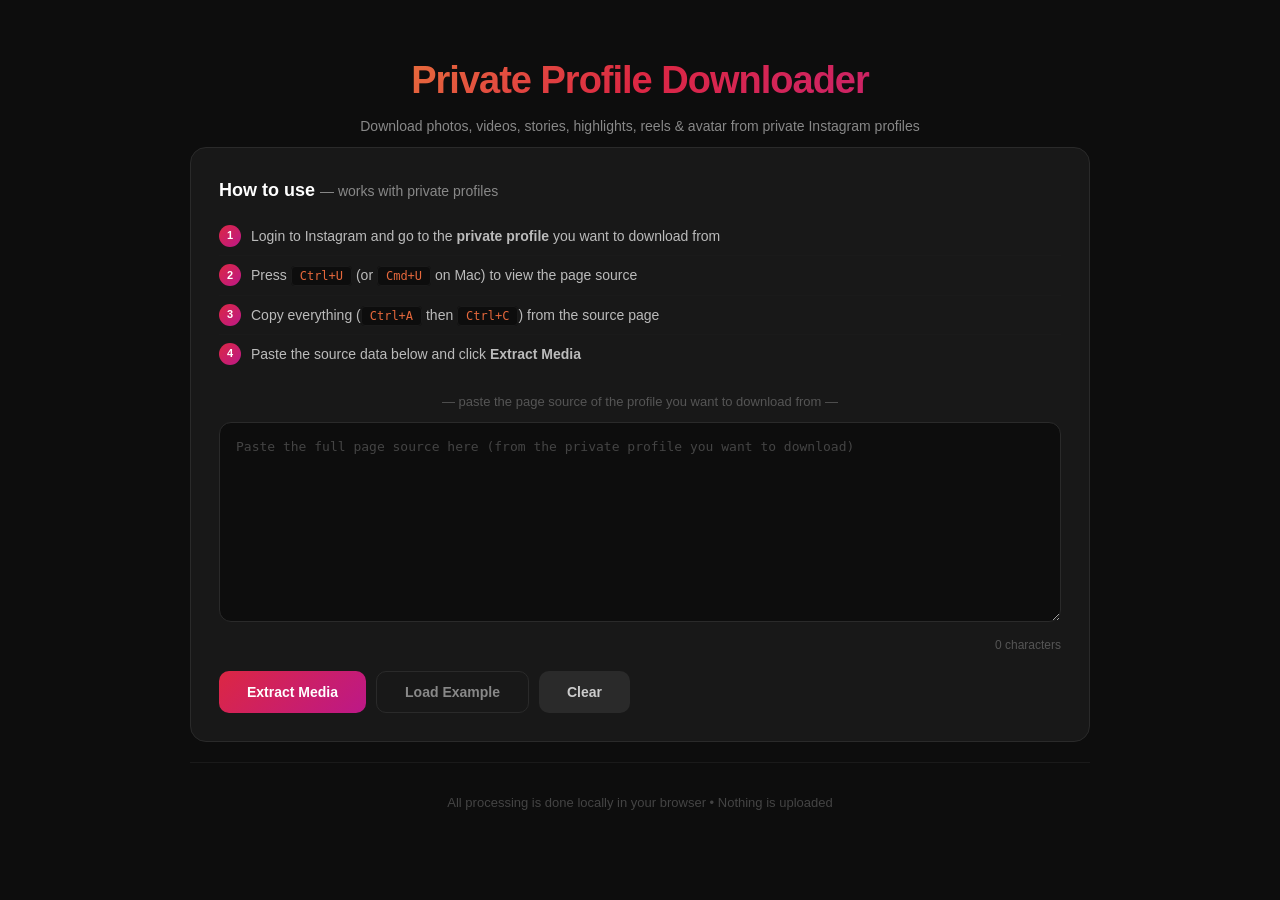
<file: nothing.html>
<!DOCTYPE html>
<html lang="en">
<head>
<meta charset="UTF-8">
<meta name="viewport" content="width=device-width, initial-scale=1.0">
<title>Private Profile Downloader</title>
<link rel="icon" href="data:image/svg+xml,%3Csvg xmlns='http://www.w3.org/2000/svg' viewBox='0 0 100 100'%3E%3Cdefs%3E%3ClinearGradient id='g' x1='0%25' y1='0%25' x2='100%25' y2='100%25'%3E%3Cstop offset='0%25' style='stop-color:%23C2385A'/%3E%3Cstop offset='100%25' style='stop-color:%23D9AF6C'/%3E%3C/linearGradient%3E%3C/defs%3E%3Cpath d='M50 88 C20 65 0 50 0 35 C0 15 20 5 35 15 L50 28 L65 15 C80 5 100 15 100 35 C100 50 80 65 50 88 Z' fill='url(%23g)'/%3E%3C/svg%3E">

<style>
  * { margin: 0; padding: 0; box-sizing: border-box; }

  body {
    font-family: -apple-system, BlinkMacSystemFont, "Segoe UI", Roboto, Arial, sans-serif;
    background: #0d0d0d;
    color: #f0f0f0;
    line-height: 1.6;
    padding: 30px 20px;
    min-height: 100vh;
  }

  .container {
    max-width: 900px;
    margin: 0 auto;
  }

  .header {
    text-align: center;
    padding: 20px 0 10px;
  }

  .logo {
    font-size: 38px;
    font-weight: 800;
    background: linear-gradient(135deg, #f09433, #e6683c, #dc2743, #cc2366, #bc1888);
    -webkit-background-clip: text;
    -webkit-text-fill-color: transparent;
    letter-spacing: -1px;
  }

  .logo-sub {
    color: #888;
    font-size: 14px;
    margin-top: 4px;
  }

  .card {
    background: #181818;
    border: 1px solid #2a2a2a;
    border-radius: 16px;
    padding: 28px;
    margin-bottom: 20px;
  }

  .card-title {
    font-size: 18px;
    font-weight: 700;
    margin-bottom: 12px;
    color: #fff;
  }

  .card-title small {
    font-weight: 400;
    font-size: 14px;
    color: #888;
  }

  .step-list {
    list-style: none;
    padding: 0;
    margin: 0 0 18px 0;
  }

  .step-list li {
    padding: 8px 0 8px 32px;
    position: relative;
    color: #bbb;
    font-size: 14px;
    border-bottom: 1px solid #1a1a1a;
  }

  .step-list li:last-child { border-bottom: none; }

  .step-list li .num {
    position: absolute;
    left: 0;
    top: 8px;
    width: 22px;
    height: 22px;
    background: linear-gradient(135deg, #dc2743, #bc1888);
    border-radius: 50%;
    color: #fff;
    font-size: 11px;
    font-weight: 700;
    display: flex;
    align-items: center;
    justify-content: center;
  }

  .step-list li code {
    background: #0d0d0d;
    padding: 2px 8px;
    border-radius: 4px;
    font-size: 12px;
    color: #e6683c;
    border: 1px solid #1a1a1a;
  }

  textarea {
    width: 100%;
    min-height: 200px;
    background: #0d0d0d;
    border: 1px solid #2a2a2a;
    border-radius: 12px;
    padding: 16px;
    font-size: 13px;
    font-family: "SFMono-Regular", Consolas, monospace;
    color: #d4d4d4;
    resize: vertical;
    outline: none;
    transition: border-color 0.3s;
  }

  textarea:focus {
    border-color: #dc2743;
    box-shadow: 0 0 0 3px rgba(220,39,67,0.12);
  }

  textarea::placeholder { color: #444; }

  .char-counter {
    text-align: right;
    font-size: 12px;
    color: #555;
    margin-top: 6px;
  }

  .btn-row {
    display: flex;
    flex-wrap: wrap;
    gap: 10px;
    margin-top: 16px;
  }

  .btn {
    padding: 12px 28px;
    border: none;
    border-radius: 10px;
    font-size: 14px;
    font-weight: 600;
    cursor: pointer;
    transition: all 0.2s;
  }

  .btn:active { transform: scale(0.97); }
  .btn:disabled { opacity: 0.6; cursor: default; }

  .btn-primary {
    background: linear-gradient(135deg, #dc2743, #bc1888);
    color: #fff;
  }

  .btn-primary:hover:not(:disabled) {
    transform: translateY(-2px);
    box-shadow: 0 8px 24px rgba(220,39,67,0.3);
  }

  .btn-secondary {
    background: #2a2a2a;
    color: #ccc;
  }
  .btn-secondary:hover { background: #3a3a3a; }

  .btn-outline {
    background: transparent;
    color: #888;
    border: 1px solid #2a2a2a;
  }
  .btn-outline:hover { border-color: #555; color: #fff; }

  .btn-success {
    background: linear-gradient(135deg, #1a8a4a, #0f5a30);
    color: #fff;
  }
  .btn-success:hover:not(:disabled) {
    transform: translateY(-2px);
    box-shadow: 0 8px 24px rgba(26,138,74,0.3);
  }

  .btn-small { padding: 8px 16px; font-size: 13px; }

  .status {
    margin-top: 16px;
    padding: 12px 16px;
    border-radius: 10px;
    font-size: 14px;
    display: none;
  }

  .status.show { display: block; }
  .status-success { background: #0d1f12; color: #4caf50; border: 1px solid #1a3a22; }
  .status-error { background: #1f0d10; color: #ef5350; border: 1px solid #3a1a1a; }
  .status-info { background: #0d1420; color: #64b5f6; border: 1px solid #1a2a3a; }

  .spinner {
    display: none;
    align-items: center;
    gap: 12px;
    margin-top: 16px;
    color: #888;
  }

  .spinner.show { display: flex; }

  .spinner-dot {
    width: 18px;
    height: 18px;
    border: 2.5px solid #2a2a2a;
    border-top-color: #dc2743;
    border-radius: 50%;
    animation: spin 0.7s linear infinite;
  }

  @keyframes spin { to { transform: rotate(360deg); } }

  .results { display: none; }
  .results.show { display: block; }

  .profile-header {
    display: flex;
    align-items: center;
    gap: 20px;
    background: #1a1a1a;
    border: 1px solid #2a2a2a;
    border-radius: 16px;
    padding: 20px;
    margin-bottom: 20px;
    flex-wrap: wrap;
  }

  .profile-avatar {
    width: 80px;
    height: 80px;
    border-radius: 50%;
    object-fit: cover;
    border: 3px solid #dc2743;
    flex-shrink: 0;
    background: #2a2a2a;
  }

  .profile-avatar-placeholder {
    width: 80px;
    height: 80px;
    border-radius: 50%;
    background: linear-gradient(135deg, #dc2743, #bc1888);
    display: flex;
    align-items: center;
    justify-content: center;
    font-size: 32px;
    font-weight: 700;
    color: #fff;
    flex-shrink: 0;
  }

  .profile-info { flex: 1; min-width: 150px; }
  .profile-info .name { font-size: 20px; font-weight: 700; color: #fff; }
  .profile-info .username { color: #888; font-size: 15px; }
  .profile-info .bio { color: #aaa; font-size: 14px; margin-top: 4px; }
  .profile-info .stats { display: flex; gap: 24px; margin-top: 8px; font-size: 14px; color: #888; }
  .profile-info .stats strong { color: #fff; }

  .download-bar {
    display: flex;
    flex-wrap: wrap;
    gap: 10px;
    align-items: center;
    background: #1a1a1a;
    border: 1px solid #2a2a2a;
    border-radius: 14px;
    padding: 14px 18px;
    margin-bottom: 18px;
  }

  .download-bar .label {
    font-size: 14px;
    font-weight: 600;
    color: #aaa;
    margin-right: 8px;
  }

  .download-bar .count {
    font-size: 13px;
    color: #888;
    margin-right: 8px;
  }

  select {
    background: #0d0d0d;
    color: #f0f0f0;
    border: 1px solid #2a2a2a;
    padding: 8px 12px;
    border-radius: 8px;
    font-size: 13px;
    font-weight: 500;
    cursor: pointer;
    outline: none;
  }

  select:focus { border-color: #dc2743; }

  .item-card {
    background: #141414;
    border: 1px solid #222;
    border-radius: 14px;
    padding: 16px;
    margin-bottom: 12px;
    transition: all 0.2s;
  }

  .item-card:hover {
    border-color: #3a3a3a;
    box-shadow: 0 4px 20px rgba(0,0,0,0.3);
  }

  .item-main {
    display: flex;
    align-items: center;
    gap: 16px;
    flex-wrap: wrap;
  }

  .item-thumb {
    width: 64px;
    height: 64px;
    border-radius: 10px;
    object-fit: cover;
    background: #0d0d0d;
    border: 1px solid #222;
    flex-shrink: 0;
  }

  .item-thumb-placeholder {
    width: 64px;
    height: 64px;
    border-radius: 10px;
    background: linear-gradient(135deg, #dc2743, #bc1888);
    flex-shrink: 0;
    opacity: 0.6;
  }

  .item-info { flex: 1; min-width: 120px; }

  .item-title {
    display: flex;
    align-items: center;
    gap: 8px;
    flex-wrap: wrap;
    margin-bottom: 4px;
  }

  .item-title .label {
    font-size: 14px;
    font-weight: 600;
    color: #fff;
  }

  .item-badge {
    font-size: 10px;
    font-weight: 700;
    text-transform: uppercase;
    padding: 2px 10px;
    border-radius: 20px;
    color: #fff;
  }

  .badge-story { background: #6c3f63; }
  .badge-highlight { background: #b8873f; }
  .badge-post { background: #8c2643; }
  .badge-reel { background: #1a6a8a; }
  .badge-avatar { background: linear-gradient(135deg, #dc2743, #bc1888); }

  .item-date { font-size: 12px; color: #555; }

  .item-url {
    font-size: 11.5px;
    color: #555;
    font-family: monospace;
    white-space: nowrap;
    overflow: hidden;
    text-overflow: ellipsis;
    max-width: 100%;
  }

  .item-actions {
    display: flex;
    gap: 8px;
    flex-shrink: 0;
    flex-wrap: wrap;
  }

  .item-qualities {
    margin-top: 10px;
    padding-top: 10px;
    border-top: 1px solid #1a1a1a;
  }

  .item-qualities summary {
    cursor: pointer;
    font-size: 12px;
    color: #888;
    list-style: none;
    display: inline-flex;
    align-items: center;
    gap: 6px;
  }

  .item-qualities summary::-webkit-details-marker { display: none; }
  .item-qualities summary:before { content: "\25BE"; font-size: 10px; color: #dc2743; }
  .item-qualities[open] summary:before { content: "\25B4"; }

  .quality-row {
    display: flex;
    align-items: center;
    gap: 10px;
    background: #0d0d0d;
    border: 1px solid #1a1a1a;
    border-radius: 8px;
    padding: 6px 12px;
    margin-top: 6px;
    flex-wrap: wrap;
  }

  .quality-tag {
    font-size: 10px;
    font-weight: 700;
    text-transform: uppercase;
    padding: 2px 10px;
    border-radius: 4px;
    color: #fff;
    flex-shrink: 0;
  }

  .tag-1080p { background: #dc2743; }
  .tag-720p { background: #c2385a; }
  .tag-540p { background: #6b3f63; }
  .tag-360p { background: #4a3b3f; }
  .tag-default { background: #2a2a2a; }

  .quality-row .url { flex: 1; font-size: 11px; color: #555; font-family: monospace; white-space: nowrap; overflow: hidden; text-overflow: ellipsis; }

  .footer {
    text-align: center;
    color: #444;
    font-size: 13px;
    padding: 30px 0 10px;
    border-top: 1px solid #1a1a1a;
    margin-top: 20px;
  }

  .footer a { color: #e6683c; text-decoration: none; }

  @media (max-width: 640px) {
    body { padding: 16px 12px; }
    .card { padding: 18px; }
    .profile-header { flex-direction: column; text-align: center; }
    .profile-info .stats { justify-content: center; }
    .download-bar { flex-direction: column; align-items: stretch; }
    .item-main { flex-direction: column; align-items: stretch; }
    .item-actions { justify-content: center; }
    .item-thumb, .item-thumb-placeholder { display: none; }
    .btn-row .btn { flex: 1; text-align: center; }
  }
</style>
</head>
<body>

<div class="container">

  <div class="header">
    <div class="logo">Private Profile Downloader</div>
    <div class="logo-sub">Download photos, videos, stories, highlights, reels & avatar from private Instagram profiles</div>
  </div>

  <div class="card">
    <div class="card-title">How to use <small>— works with private profiles</small></div>
    <ol class="step-list">
      <li>
        <span class="num">1</span>
        Login to Instagram and go to the <strong>private profile</strong> you want to download from
      </li>
      <li>
        <span class="num">2</span>
        Press <code>Ctrl+U</code> (or <code>Cmd+U</code> on Mac) to view the page source
      </li>
      <li>
        <span class="num">3</span>
        Copy everything (<code>Ctrl+A</code> then <code>Ctrl+C</code>) from the source page
      </li>
      <li>
        <span class="num">4</span>
        Paste the source data below and click <strong>Extract Media</strong>
      </li>
    </ol>

    <div style="margin: 16px 0 10px; color: #555; font-size: 13px; text-align: center;">— paste the page source of the profile you want to download from —</div>

    <textarea id="sourceInput" placeholder="Paste the full page source here (from the private profile you want to download)"></textarea>
    <div class="char-counter" id="charCounter">0 characters</div>

    <div class="btn-row">
      <button class="btn btn-primary" id="extractBtn">Extract Media</button>
      <button class="btn btn-outline" id="exampleBtn">Load Example</button>
      <button class="btn btn-secondary" id="clearBtn">Clear</button>
    </div>

    <div class="status" id="statusBox"></div>
    <div class="spinner" id="spinner">
      <div class="spinner-dot"></div>
      <span>Scanning profile...</span>
    </div>
  </div>

  <!-- Results -->
  <div class="results" id="results">

    <div id="profileHeader"></div>

    <div class="download-bar">
      <span class="label">Download all:</span>
      <span class="count" id="countBadge"></span>
      <div style="flex:1;"></div>
      <div style="display:flex; flex-wrap:wrap; gap:6px;">
        <button class="btn btn-success btn-small" onclick="downloadCategory('avatar')">Avatar</button>
        <button class="btn btn-success btn-small" onclick="downloadCategory('story')">Stories</button>
        <button class="btn btn-success btn-small" onclick="downloadCategory('highlight')">Highlights</button>
        <button class="btn btn-success btn-small" onclick="downloadCategory('post')">Posts</button>
        <button class="btn btn-success btn-small" onclick="downloadCategory('reel')">Reels</button>
        <button class="btn btn-primary btn-small" onclick="downloadCategory('all')">Everything</button>
      </div>
    </div>

    <div id="itemsWrap"></div>

    <!-- Quality selector -->
    <div style="margin-top:12px; display:flex; align-items:center; gap:12px; flex-wrap:wrap;">
      <span style="color:#888; font-size:13px;">Preferred quality:</span>
      <select id="qualitySelect">
        <option value="best">Best available</option>
        <option value="1080p">1080p</option>
        <option value="720p">720p</option>
        <option value="540p">540p</option>
        <option value="360p">360p</option>
      </select>
      <button class="btn btn-primary btn-small" id="saveAllBtn">Save All Media</button>
    </div>

  </div>

  <div class="footer">
    All processing is done locally in your browser &bull; Nothing is uploaded
  </div>

</div>

<script>
(function() {

  // ── DOM refs ──
  var sourceInput = document.getElementById('sourceInput');
  var charCounter = document.getElementById('charCounter');
  var extractBtn = document.getElementById('extractBtn');
  var exampleBtn = document.getElementById('exampleBtn');
  var clearBtn = document.getElementById('clearBtn');
  var statusBox = document.getElementById('statusBox');
  var spinner = document.getElementById('spinner');
  var results = document.getElementById('results');
  var profileHeader = document.getElementById('profileHeader');
  var countBadge = document.getElementById('countBadge');
  var itemsWrap = document.getElementById('itemsWrap');
  var qualitySelect = document.getElementById('qualitySelect');
  var saveAllBtn = document.getElementById('saveAllBtn');

  var allItems = [];
  var itemControllers = [];
  var currentUsername = '';
  var currentAvatar = '';

  var QUALITY_RANK = ['1080p', '720p', '540p', '360p'];

  // ── Helpers ──

  function updateCounter() {
    charCounter.textContent = sourceInput.value.length + ' characters';
  }

  function showStatus(msg, type) {
    statusBox.className = 'status show status-' + type;
    statusBox.textContent = msg;
  }

  function hideStatus() { statusBox.className = 'status'; }
  function showSpinner() { spinner.className = 'spinner show'; }
  function hideSpinner() { spinner.className = 'spinner'; }

  function decodeUnicode(str) {
    if (!str) return str;
    return str.replace(/\\u002F/gi, '/').replace(/\\\//g, '/').replace(/&amp;/g, '&');
  }

  function detectQuality(url) {
    var lower = url.toLowerCase();
    if (lower.indexOf('1080p') !== -1) return { label: '1080p', cls: 'tag-1080p' };
    if (lower.indexOf('720p') !== -1) return { label: '720p', cls: 'tag-720p' };
    if (lower.indexOf('540p') !== -1) return { label: '540p', cls: 'tag-540p' };
    if (lower.indexOf('360p') !== -1) return { label: '360p', cls: 'tag-360p' };
    return { label: 'Video', cls: 'tag-default' };
  }

  function getExtension(url, fallback) {
    var m = /\.(mp4|mov|jpg|jpeg|png|webp|heic)(\?|$)/i.exec(url);
    return m ? '.' + m[1].toLowerCase() : fallback;
  }

  function findObjectBounds(source, keyIndex) {
    var depth = 0, start = -1;
    for (var i = keyIndex; i >= 0; i--) {
      var ch = source.charAt(i);
      if (ch === '}') depth++;
      else if (ch === '{') {
        if (depth === 0) { start = i; break; }
        depth--;
      }
    }
    if (start === -1) return null;
    var depth2 = 0, end = -1;
    for (var j = start; j < source.length; j++) {
      var c = source.charAt(j);
      if (c === '{') depth2++;
      else if (c === '}') {
        depth2--;
        if (depth2 === 0) { end = j; break; }
      }
    }
    if (end === -1 || end - start > 200000) return null;
    return { start: start, end: end };
  }

  function extractVideoVersions(text) {
    var found = [];
    var regex = /"video_versions"\s*:\s*\[(.*?)\]/g;
    var m;
    while ((m = regex.exec(text)) !== null) {
      var block = m[1];
      var urlRegex = /"url"\s*:\s*"([^"]+)"/g;
      var u;
      while ((u = urlRegex.exec(block)) !== null) {
        var url = decodeUnicode(u[1]);
        if (found.indexOf(url) === -1) found.push(url);
      }
    }
    return found;
  }

  function extractDashUrls(source) {
    var found = [];
    var regex = /"video_dash_manifest"\s*:\s*"([\s\S]*?)"\s*(,\s*")/g;
    var m;
    while ((m = regex.exec(source)) !== null) {
      var raw = m[1];
      var baseRegex = /&lt;BaseURL&gt;([^&]+)&lt;\/BaseURL&gt;|<BaseURL>([^<]+)<\/BaseURL>/g;
      var b;
      while ((b = baseRegex.exec(raw)) !== null) {
        var u = b[1] || b[2];
        if (u) {
          u = decodeUnicode(u);
          if (found.indexOf(u) === -1) found.push(u);
        }
      }
    }
    return found;
  }

  function extractCover(text) {
    var regex = /"image_versions2"\s*:\s*\{\s*"candidates"\s*:\s*\[\s*\{\s*"width"\s*:\s*\d+\s*,\s*"height"\s*:\s*\d+\s*,\s*"url"\s*:\s*"([^"]+)"/;
    var m = regex.exec(text);
    if (m) return decodeUnicode(m[1]);
    var fallback = /"image_versions2"[\s\S]{0,400}?"url"\s*:\s*"([^"]+)"/.exec(text);
    return fallback ? decodeUnicode(fallback[1]) : '';
  }

  function extractAvatar(source) {
    var patterns = [
      /"profile_pic_url"\s*:\s*"([^"]+)"/,
      /"profile_pic_url_hd"\s*:\s*"([^"]+)"/,
      /"profile_pic_url_original"\s*:\s*"([^"]+)"/
    ];
    for (var i = 0; i < patterns.length; i++) {
      var m = patterns[i].exec(source);
      if (m) return decodeUnicode(m[1]);
    }
    return '';
  }

  function extractUsername(source) {
    var patterns = [
      /"username"\s*:\s*"([^"]+)"/,
      /<meta\s+property="og:url"\s+content="https:\/\/www\.instagram\.com\/([^\/?"']+)/i,
      /<title>([^<]+) on Instagram/i
    ];
    for (var i = 0; i < patterns.length; i++) {
      var m = patterns[i].exec(source);
      if (m) {
        var name = m[1].trim();
        if (name.indexOf(' ') > -1) return name.split(' ')[0];
        return name;
      }
    }
    return '';
  }

  function extractFullName(source) {
    var m = /"full_name"\s*:\s*"([^"]+)"/.exec(source);
    return m ? decodeUnicode(m[1]) : '';
  }

  function extractBio(source) {
    var m = /"biography"\s*:\s*"([^"]+)"/.exec(source);
    return m ? decodeUnicode(m[1]) : '';
  }

  function extractStats(source) {
    var stats = { posts: 0, followers: 0, following: 0 };
    var m;
    m = /"edge_owner_to_timeline_media"\s*:\s*\{\s*"count"\s*:\s*(\d+)/.exec(source);
    if (m) stats.posts = parseInt(m[1], 10);
    m = /"edge_followed_by"\s*:\s*\{\s*"count"\s*:\s*(\d+)/.exec(source);
    if (m) stats.followers = parseInt(m[1], 10);
    m = /"edge_follow"\s*:\s*\{\s*"count"\s*:\s*(\d+)/.exec(source);
    if (m) stats.following = parseInt(m[1], 10);
    return stats;
  }

  function extractTakenAt(block) {
    var m = /"taken_at"\s*:\s*(\d+)/.exec(block);
    return m ? parseInt(m[1], 10) : null;
  }

  function detectType(block) {
    if (block.indexOf('"highlight"') !== -1 || block.indexOf('"highlight_reel"') !== -1) {
      return 'highlight';
    }
    if (block.indexOf('"video_versions"') !== -1 && block.indexOf('"edge_media"') === -1 && block.indexOf('"highlight"') === -1) {
      if (block.indexOf('"video_duration"') !== -1 || block.indexOf('"reel"') !== -1 || block.indexOf('"clip"') !== -1) {
        return 'reel';
      }
      return 'story';
    }
    if (block.indexOf('"edge_media"') !== -1 || block.indexOf('"shortcode"') !== -1) {
      return 'post';
    }
    if (block.indexOf('"image_versions2"') !== -1 && block.indexOf('"video_versions"') === -1) {
      return 'post';
    }
    return 'story';
  }

  function extractItems(source) {
    var items = [];
    var processed = {};

    var regex = /"video_versions"\s*:\s*\[/g;
    var m;
    while ((m = regex.exec(source)) !== null) {
      var bounds = findObjectBounds(source, m.index);
      if (!bounds || processed[bounds.start]) continue;
      processed[bounds.start] = true;
      var block = source.substring(bounds.start, bounds.end + 1);
      var videos = extractVideoVersions(block);
      if (videos.length === 0) continue;
      var cover = extractCover(block);
      var takenAt = extractTakenAt(block);
      var type = detectType(block);
      items.push({ type: type, videos: videos, cover: cover, takenAt: takenAt });
    }

    var photoRegex = /"image_versions2"\s*:\s*\{/g;
    while ((m = photoRegex.exec(source)) !== null) {
      var bounds2 = findObjectBounds(source, m.index);
      if (!bounds2 || processed[bounds2.start]) continue;
      processed[bounds2.start] = true;
      var block2 = source.substring(bounds2.start, bounds2.end + 1);
      if (block2.indexOf('"video_versions"') !== -1) continue;
      var cover2 = extractCover(block2);
      if (!cover2) continue;
      var takenAt2 = extractTakenAt(block2);
      var type2 = detectType(block2);
      items.push({ type: type2, videos: [], cover: cover2, takenAt: takenAt2 });
    }

    var avatar = extractAvatar(source);
    if (avatar) {
      items.push({ type: 'avatar', videos: [], cover: avatar, takenAt: null });
    }

    items.sort(function(a, b) {
      if (a.takenAt && b.takenAt) return a.takenAt - b.takenAt;
      return 0;
    });

    for (var i = 0; i < items.length; i++) { items[i].index = i; }
    return items;
  }

  function groupByQuality(urls) {
    var byLabel = {};
    var order = [];
    for (var i = 0; i < urls.length; i++) {
      var q = detectQuality(urls[i]);
      if (!byLabel[q.label]) {
        byLabel[q.label] = { quality: q, url: urls[i] };
        order.push(q.label);
      }
    }
    order.sort(function(a, b) {
      var ra = QUALITY_RANK.indexOf(a);
      var rb = QUALITY_RANK.indexOf(b);
      return (ra === -1 ? 999 : ra) - (rb === -1 ? 999 : rb);
    });
    var result = [];
    for (var j = 0; j < order.length; j++) result.push(byLabel[order[j]]);
    return result;
  }

  // ── Download ──

  function downloadFile(url, filename) {
    var link = document.createElement('a');
    link.href = url;
    link.download = filename;
    link.target = '_blank';
    document.body.appendChild(link);
    link.click();
    document.body.removeChild(link);
  }

  function downloadInstant(url, filename, btn) {
    var original = btn ? btn.innerHTML : null;
    if (btn) {
      btn.disabled = true;
      btn.innerHTML = 'Saving...';
    }

    function fallback() {
      var link = document.createElement('a');
      link.href = url;
      link.target = '_blank';
      document.body.appendChild(link);
      link.click();
      document.body.removeChild(link);
      if (btn) { btn.disabled = false; btn.innerHTML = original; }
    }

    if (!window.fetch) { fallback(); return; }

    fetch(url, { mode: 'cors' }).then(function(res) {
      if (!res.ok) throw new Error();
      return res.blob();
    }).then(function(blob) {
      var objUrl = URL.createObjectURL(blob);
      var link = document.createElement('a');
      link.href = objUrl;
      link.download = filename;
      document.body.appendChild(link);
      link.click();
      document.body.removeChild(link);
      setTimeout(function() { URL.revokeObjectURL(objUrl); }, 4000);
      if (btn) {
        btn.disabled = false;
        btn.innerHTML = 'Saved';
        setTimeout(function() { btn.innerHTML = original; }, 1500);
      }
    }).catch(function() { fallback(); });
  }

  function downloadPromise(url, filename) {
    return new Promise(function(resolve) {
      if (!window.fetch) {
        var link = document.createElement('a');
        link.href = url;
        link.target = '_blank';
        document.body.appendChild(link);
        link.click();
        document.body.removeChild(link);
        resolve(false);
        return;
      }
      fetch(url, { mode: 'cors' }).then(function(res) {
        if (!res.ok) throw new Error();
        return res.blob();
      }).then(function(blob) {
        var objUrl = URL.createObjectURL(blob);
        var link = document.createElement('a');
        link.href = objUrl;
        link.download = filename;
        document.body.appendChild(link);
        link.click();
        document.body.removeChild(link);
        setTimeout(function() { URL.revokeObjectURL(objUrl); }, 4000);
        resolve(true);
      }).catch(function() {
        var link = document.createElement('a');
        link.href = url;
        link.target = '_blank';
        document.body.appendChild(link);
        link.click();
        document.body.removeChild(link);
        resolve(false);
      });
    });
  }

  function copyToClipboard(text, btn) {
    var original = btn.innerHTML;
    function success() {
      btn.innerHTML = 'Copied';
      setTimeout(function() { btn.innerHTML = original; }, 1500);
    }
    if (navigator.clipboard) {
      navigator.clipboard.writeText(text).then(success, function() { fallbackCopy(text, success); });
    } else {
      fallbackCopy(text, success);
    }
  }

  function fallbackCopy(text, cb) {
    var temp = document.createElement('textarea');
    temp.value = text;
    temp.style.cssText = 'position:fixed;left:-9999px;';
    document.body.appendChild(temp);
    temp.select();
    try { document.execCommand('copy'); } catch (e) {}
    document.body.removeChild(temp);
    if (cb) cb();
  }

  function pickDefault(qualityOptions, pref) {
    if (pref !== 'best') {
      for (var i = 0; i < qualityOptions.length; i++) {
        if (qualityOptions[i].quality.label === pref) return i;
      }
    }
    return 0;
  }

  // ── Build UI ──

  function buildItemCard(item) {
    var card = document.createElement('div');
    card.className = 'item-card';

    var main = document.createElement('div');
    main.className = 'item-main';

    var thumb;
    if (item.cover) {
      thumb = document.createElement('img');
      thumb.className = 'item-thumb';
      thumb.src = item.cover;
      thumb.alt = 'thumb';
      thumb.onerror = function() { this.style.display = 'none'; };
    } else {
      thumb = document.createElement('div');
      thumb.className = 'item-thumb-placeholder';
    }
    main.appendChild(thumb);

    var info = document.createElement('div');
    info.className = 'item-info';

    var title = document.createElement('div');
    title.className = 'item-title';

    var label = document.createElement('span');
    label.className = 'label';
    var labels = {
      'avatar': 'Profile Picture',
      'story': 'Story',
      'highlight': 'Highlight',
      'post': 'Post',
      'reel': 'Reel'
    };
    label.textContent = labels[item.type] || 'Media';
    title.appendChild(label);

    var badge = document.createElement('span');
    badge.className = 'item-badge badge-' + item.type;
    badge.textContent = item.type.toUpperCase();
    title.appendChild(badge);

    if (item.takenAt) {
      var date = document.createElement('span');
      date.className = 'item-date';
      date.textContent = new Date(item.takenAt * 1000).toLocaleString();
      title.appendChild(date);
    }

    info.appendChild(title);

    var qualityOptions = (item.type === 'story' || item.type === 'reel' || item.type === 'highlight') ? groupByQuality(item.videos) : [];
    var state = { url: qualityOptions.length > 0 ? qualityOptions[0].url : item.cover };

    if (qualityOptions.length > 1) {
      var select = document.createElement('select');
      select.style.cssText = 'background:#0d0d0d;color:#f0f0f0;border:1px solid #2a2a2a;padding:4px 8px;border-radius:6px;font-size:12px;margin-bottom:4px;width:100%;';
      for (var i = 0; i < qualityOptions.length; i++) {
        var opt = document.createElement('option');
        opt.value = qualityOptions[i].quality.label;
        opt.textContent = qualityOptions[i].quality.label + ' - ' + qualityOptions[i].quality.cls.replace('tag-', '');
        select.appendChild(opt);
      }
      select.onchange = function() {
        state.url = qualityOptions[this.selectedIndex].url;
        urlLine.textContent = state.url;
      };
      info.appendChild(select);
      state.select = select;
      state.qualityOptions = qualityOptions;
    }

    var urlLine = document.createElement('div');
    urlLine.className = 'item-url';
    urlLine.textContent = state.url || item.cover || 'No URL';
    info.appendChild(urlLine);

    main.appendChild(info);

    var actions = document.createElement('div');
    actions.className = 'item-actions';

    var downloadBtn = document.createElement('button');
    downloadBtn.className = 'btn btn-primary btn-small';
    downloadBtn.textContent = 'Download';
    downloadBtn.onclick = function() {
      var url = state.url || item.cover;
      if (!url) return;
      var ext = getExtension(url, item.type === 'avatar' ? '.jpg' : '.mp4');
      var q = qualityOptions.length > 0 ? detectQuality(url).label : item.type;
      downloadInstant(url, (currentUsername || 'profile') + '_' + item.type + '_' + (item.index + 1) + '_' + q + ext, downloadBtn);
    };
    actions.appendChild(downloadBtn);

    var copyBtn = document.createElement('button');
    copyBtn.className = 'btn btn-secondary btn-small';
    copyBtn.textContent = 'Copy URL';
    copyBtn.onclick = function() {
      var url = state.url || item.cover;
      if (url) copyToClipboard(url, copyBtn);
    };
    actions.appendChild(copyBtn);

    main.appendChild(actions);
    card.appendChild(main);

    if (qualityOptions.length > 1) {
      var details = document.createElement('details');
      details.className = 'item-qualities';
      var summary = document.createElement('summary');
      summary.textContent = 'All qualities (' + qualityOptions.length + ')';
      details.appendChild(summary);

      for (var k = 0; k < qualityOptions.length; k++) {
        (function(qOpt) {
          var row = document.createElement('div');
          row.className = 'quality-row';

          var tag = document.createElement('span');
          tag.className = 'quality-tag ' + qOpt.quality.cls;
          tag.textContent = qOpt.quality.label;
          row.appendChild(tag);

          var urlSpan = document.createElement('span');
          urlSpan.className = 'url';
          urlSpan.textContent = qOpt.url;
          row.appendChild(urlSpan);

          var qDownload = document.createElement('button');
          qDownload.className = 'btn btn-primary btn-small';
          qDownload.textContent = 'Save';
          qDownload.style.padding = '4px 12px';
          qDownload.style.fontSize = '11px';
          qDownload.onclick = function() {
            var ext = getExtension(qOpt.url, '.mp4');
            downloadInstant(qOpt.url, (currentUsername || 'profile') + '_' + item.type + '_' + (item.index + 1) + '_' + qOpt.quality.label + ext, qDownload);
          };
          row.appendChild(qDownload);

          details.appendChild(row);
        })(qualityOptions[k]);
      }

      card.appendChild(details);
    }

    return { card: card, state: state, qualityOptions: qualityOptions };
  }

  function applyQualityPreference() {
    var pref = qualitySelect.value;
    for (var i = 0; i < itemControllers.length; i++) {
      var ctrl = itemControllers[i];
      if (ctrl.select && ctrl.qualityOptions && ctrl.qualityOptions.length > 0) {
        var idx = pickDefault(ctrl.qualityOptions, pref);
        ctrl.select.selectedIndex = idx;
        ctrl.state.url = ctrl.qualityOptions[idx].url;
        var urlEl = ctrl.card.querySelector('.item-url');
        if (urlEl) urlEl.textContent = ctrl.state.url;
      }
    }
  }

  function renderResults(username, items) {
    currentUsername = username;
    allItems = items;
    itemControllers = [];

    var avatar = '';
    var fullName = '';
    var bio = '';
    for (var i = 0; i < items.length; i++) {
      if (items[i].type === 'avatar') {
        avatar = items[i].cover;
        break;
      }
    }
    currentAvatar = avatar;

    profileHeader.innerHTML = '';
    var header = document.createElement('div');
    header.className = 'profile-header';

    if (avatar) {
      var img = document.createElement('img');
      img.className = 'profile-avatar';
      img.src = avatar;
      img.alt = username + ' avatar';
      header.appendChild(img);
    } else {
      var ph = document.createElement('div');
      ph.className = 'profile-avatar-placeholder';
      ph.textContent = username.charAt(0).toUpperCase() || '?';
      header.appendChild(ph);
    }

    var info = document.createElement('div');
    info.className = 'profile-info';

    var name = document.createElement('div');
    name.className = 'name';
    name.textContent = fullName || username || 'Profile';
    info.appendChild(name);

    var uname = document.createElement('div');
    uname.className = 'username';
    uname.textContent = username ? '@' + username : '';
    info.appendChild(uname);

    var stats = extractStats(sourceInput.value);
    var statsDiv = document.createElement('div');
    statsDiv.className = 'stats';
    statsDiv.innerHTML =
      '<span><strong>' + stats.posts + '</strong> posts</span>' +
      '<span><strong>' + stats.followers + '</strong> followers</span>' +
      '<span><strong>' + stats.following + '</strong> following</span>';
    info.appendChild(statsDiv);

    if (bio) {
      var bioDiv = document.createElement('div');
      bioDiv.className = 'bio';
      bioDiv.textContent = bio;
      info.appendChild(bioDiv);
    }

    header.appendChild(info);
    profileHeader.appendChild(header);

    var counts = { avatar: 0, story: 0, highlight: 0, post: 0, reel: 0 };
    for (var c = 0; c < items.length; c++) {
      var type = items[c].type;
      if (counts[type] !== undefined) counts[type]++;
    }

    var total = items.length;
    var parts = [];
    if (counts.avatar > 0) parts.push(counts.avatar + ' avatar');
    if (counts.story > 0) parts.push(counts.story + ' stories');
    if (counts.highlight > 0) parts.push(counts.highlight + ' highlights');
    if (counts.post > 0) parts.push(counts.post + ' posts');
    if (counts.reel > 0) parts.push(counts.reel + ' reels');
    countBadge.textContent = total + ' items — ' + parts.join(', ');

    itemsWrap.innerHTML = '';
    if (items.length === 0) {
      var empty = document.createElement('div');
      empty.style.cssText = 'color:#555;padding:30px 0;text-align:center;';
      empty.textContent = 'No media found in this profile source.';
      itemsWrap.appendChild(empty);
    } else {
      for (var i = 0; i < items.length; i++) {
        var built = buildItemCard(items[i]);
        itemsWrap.appendChild(built.card);
        itemControllers.push(built);
      }
      applyQualityPreference();
    }

    results.className = 'results show';
  }

  // ── Category download ──

  window.downloadCategory = function(category) {
    var items = [];
    for (var i = 0; i < allItems.length; i++) {
      if (category === 'all') {
        items.push(allItems[i]);
      } else if (allItems[i].type === category) {
        items.push(allItems[i]);
      }
    }

    if (items.length === 0) {
      showStatus('No ' + category + ' found in this profile.', 'error');
      return;
    }

    showStatus('Downloading ' + items.length + ' ' + category + '(s)...', 'info');

    for (var j = 0; j < items.length; j++) {
      (function(item, index) {
        var url = item.videos && item.videos.length > 0 ? item.videos[0] : item.cover;
        if (!url) return;
        var ext = getExtension(url, '.jpg');
        var q = item.videos && item.videos.length > 0 ? detectQuality(url).label : 'photo';
        setTimeout(function() {
          downloadFile(url, (currentUsername || 'profile') + '_' + item.type + '_' + (index + 1) + '_' + q + ext);
        }, index * 300);
      })(items[j], j);
    }

    setTimeout(function() {
      showStatus('Downloading ' + items.length + ' ' + category + '(s)... Check your downloads folder.', 'success');
    }, items.length * 300 + 500);
  };

  // ── Main actions ──

  function handleExtract() {
    var source = sourceInput.value;
    if (!source || source.replace(/\s/g, '').length === 0) {
      showStatus('Please paste the profile page source first.', 'error');
      return;
    }

    hideStatus();
    showSpinner();
    results.className = 'results';

    setTimeout(function() {
      try {
        var items = extractItems(source);
        var username = extractUsername(source);
        if (!username) username = 'profile';

        hideSpinner();

        if (items.length === 0) {
          showStatus('No media found. Make sure you copied the full page source of a profile.', 'error');
          return;
        }

        renderResults(username, items);
        showStatus('Found ' + items.length + ' items from @' + username + '\'s profile.', 'success');

      } catch (e) {
        hideSpinner();
        showStatus('Error parsing source: ' + e.message, 'error');
        console.error(e);
      }
    }, 500);
  }

  function handleClear() {
    sourceInput.value = '';
    updateCounter();
    hideStatus();
    results.className = 'results';
    allItems = [];
    itemControllers = [];
  }

  function handleSaveAll() {
    if (itemControllers.length === 0) {
      showStatus('Extract media first.', 'error');
      return;
    }

    var total = itemControllers.length;
    var original = saveAllBtn.innerHTML;
    saveAllBtn.disabled = true;

    function process(i) {
      if (i >= total) {
        saveAllBtn.disabled = false;
        saveAllBtn.innerHTML = original;
        showStatus('Saved all ' + total + ' items.', 'success');
        return;
      }
      saveAllBtn.innerHTML = 'Saving ' + (i + 1) + ' of ' + total + '...';
      var ctrl = itemControllers[i];
      var url = ctrl.state.url;
      var ext = getExtension(url, '.mp4');
      var q = ctrl.qualityOptions && ctrl.qualityOptions.length > 0 ? detectQuality(url).label : 'media';
      downloadPromise(url, (currentUsername || 'profile') + '_' + (i + 1) + '_' + q + ext).then(function() {
        process(i + 1);
      });
    }

    process(0);
  }

  function loadExample() {
    var example = '<html><head><meta property="og:url" content="https://www.instagram.com/example_username/"></head><body><script type="text/javascript">' +
      '{"profile_pic_url":"https://scontent.cdninstagram.com/v/example_avatar.jpg",' +
      '"edge_owner_to_timeline_media":{"count":12},' +
      '"edge_followed_by":{"count":340},' +
      '"edge_follow":{"count":180},' +
      '"full_name":"Example User",' +
      '"biography":"Example bio text",' +
      '"items":[' +
      '{"taken_at":' + Math.floor(Date.now()/1000 - 86400) + ',"image_versions2":{"candidates":[{"width":1080,"height":1920,"url":"https:\\/\\/scontent.cdninstagram.com\\/v\\/example_story_1.jpg"}]},' +
      '"video_versions":[{"width":1080,"height":1920,"url":"https:\\/\\/scontent.cdninstagram.com\\/v\\/example_1080p_video.mp4"},{"width":720,"height":1280,"url":"https:\\/\\/scontent.cdninstagram.com\\/v\\/example_720p_video.mp4"}]},' +
      '{"taken_at":' + Math.floor(Date.now()/1000 - 172800) + ',"image_versions2":{"candidates":[{"width":1080,"height":1920,"url":"https:\\/\\/scontent.cdninstagram.com\\/v\\/example_post_1.jpg"}]}}' +
      ']}<\/script></body></html>';

    sourceInput.value = example;
    updateCounter();
    showStatus('Example loaded. Click "Extract Media" to see it work.', 'info');
  }

  // ── Event listeners ──

  sourceInput.addEventListener('input', updateCounter);

  sourceInput.addEventListener('paste', function() {
    setTimeout(function() {
      updateCounter();
      showStatus('Source pasted! Click Extract Media.', 'info');
    }, 50);
  });

  sourceInput.addEventListener('keydown', function(e) {
    if ((e.ctrlKey || e.metaKey) && e.key === 'Enter') {
      e.preventDefault();
      handleExtract();
    }
  });

  extractBtn.addEventListener('click', handleExtract);
  clearBtn.addEventListener('click', handleClear);
  exampleBtn.addEventListener('click', loadExample);
  saveAllBtn.addEventListener('click', handleSaveAll);
  qualitySelect.addEventListener('change', applyQualityPreference);

  updateCounter();

})();
</script>

</body>
</html>
</file>
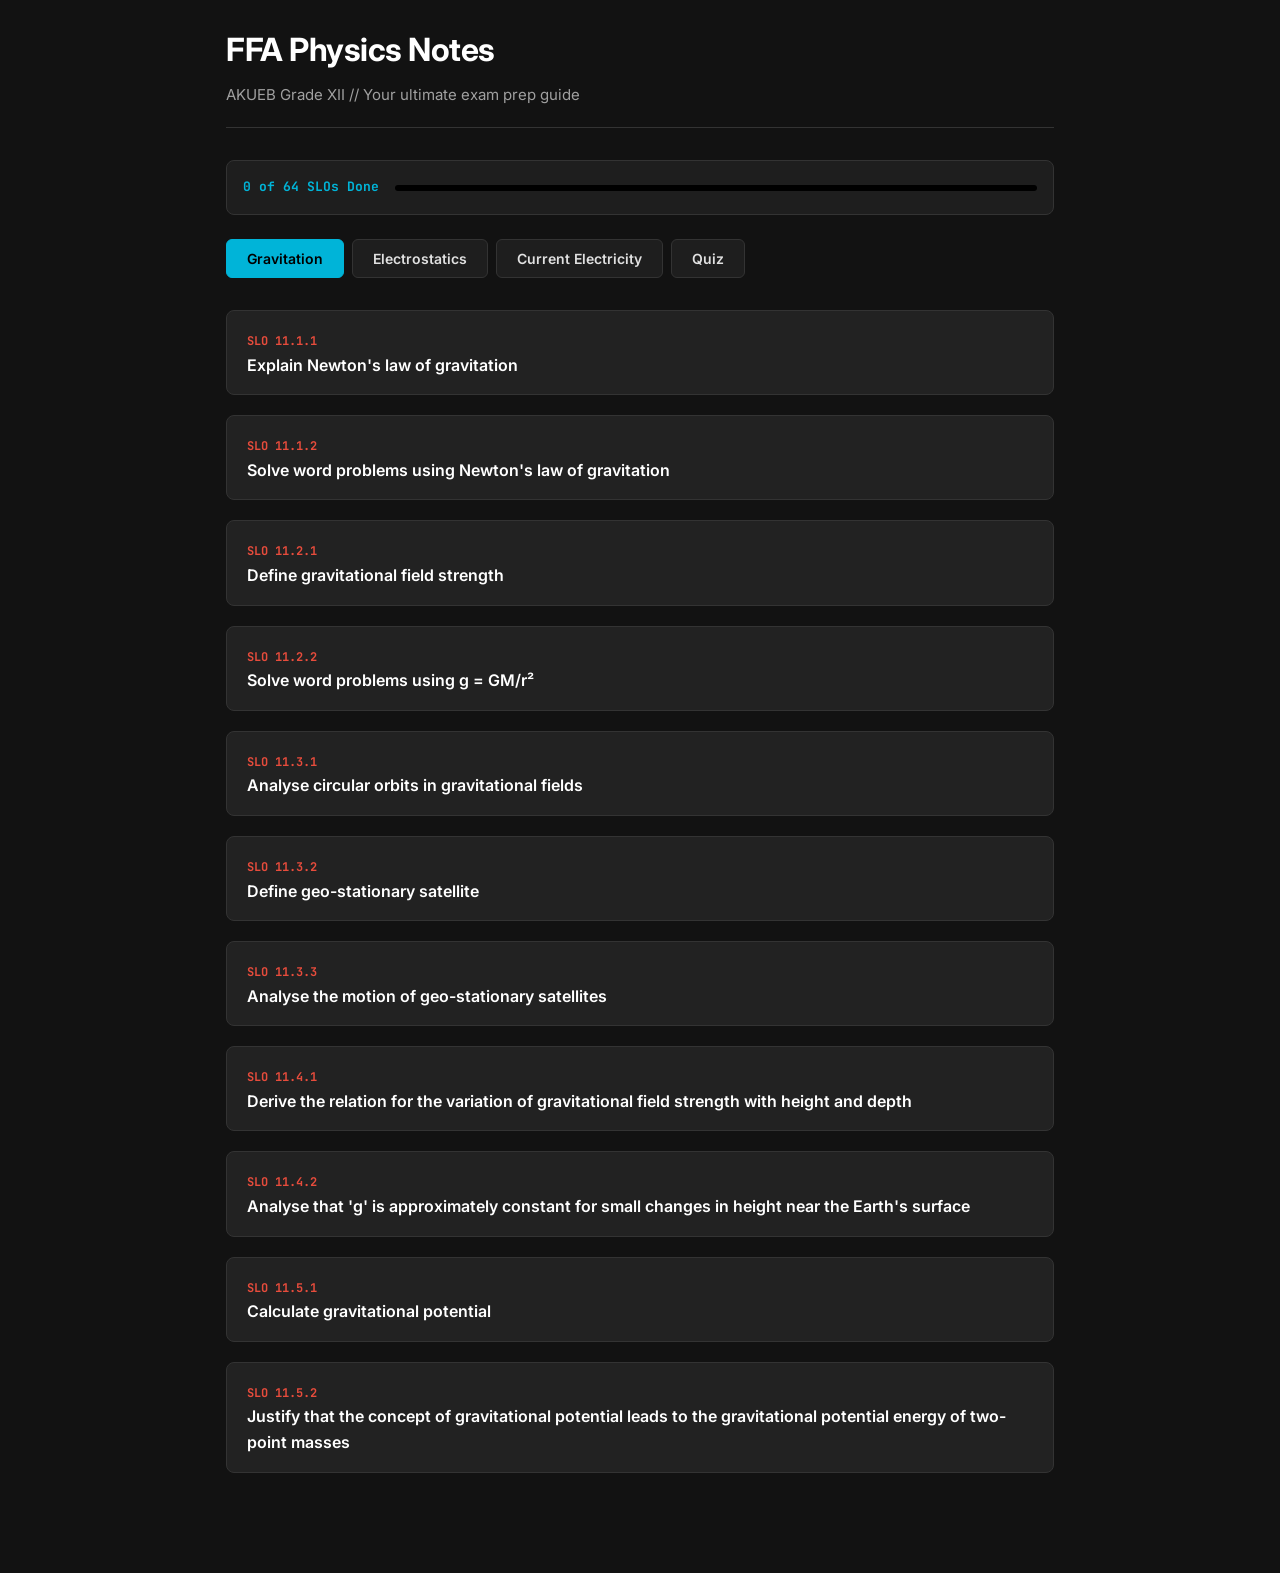
<file: Physics.html>
<!doctype html>
<html lang="en">
<head>
<meta charset="utf-8">
<meta name="viewport" content="width=device-width, initial-scale=1, viewport-fit=cover">
<title>FFA Physics Notes - AKUEB Grade XII</title>
<link rel="preconnect" href="https://fonts.googleapis.com">
<link rel="preconnect" href="https://fonts.gstatic.com" crossorigin>
<link href="https://fonts.googleapis.com/css2?family=Inter:wght@400;500;600;700&family=JetBrains+Mono:wght@400;700&display=swap" rel="stylesheet">
<style>
:root {
  --bg: #121212;
  --panel: #1e1e1e;
  --panel-hover: #2a2a2a;
  --text: #e0e0e0;
  --text-muted: #a0a0a0;
  --accent: #00b4d8;
  --border: #333333;
  --lime: #2ecc71;
  --magenta: #e74c3c;
  --amber: #f1c40f;
  --font-main: 'Inter', system-ui, -apple-system, sans-serif;
  --font-mono: 'JetBrains Mono', monospace;
}

* { box-sizing: border-box; }

body {
  margin: 0;
  background-color: var(--bg);
  color: var(--text);
  font-family: var(--font-main);
  font-size: 16px;
  line-height: 1.6;
  padding-bottom: env(safe-area-inset-bottom, 40px);
}

.wrap {
  max-width: 860px;
  margin: 0 auto;
  padding: 24px 16px 80px;
}

header {
  margin-bottom: 32px;
  padding-bottom: 20px;
  border-bottom: 1px solid var(--border);
}

h1 {
  font-size: 32px;
  font-weight: 700;
  color: #fff;
  margin: 0 0 8px 0;
  letter-spacing: -0.5px;
}

.subtitle {
  color: var(--text-muted);
  font-size: 15px;
  margin: 0;
}

/* Progress Bar */
.prog-container {
  background: var(--panel);
  border: 1px solid var(--border);
  border-radius: 8px;
  padding: 16px;
  margin-bottom: 24px;
  display: flex;
  align-items: center;
  gap: 16px;
}
.prog-text {
  font-family: var(--font-mono);
  font-size: 13px;
  color: var(--accent);
  white-space: nowrap;
  font-weight: 700;
}
.bar-container {
  flex: 1;
  height: 6px;
  background: #000;
  border-radius: 3px;
  overflow: hidden;
}
.bar-fill {
  height: 100%;
  background: var(--accent);
  width: 0;
  transition: width 0.3s ease;
}

/* Navigation */
nav {
  display: flex;
  gap: 8px;
  margin-bottom: 24px;
  overflow-x: auto;
  padding-bottom: 8px;
}
nav::-webkit-scrollbar { display: none; }
nav button {
  background: var(--panel);
  border: 1px solid var(--border);
  color: var(--text);
  padding: 10px 20px;
  border-radius: 6px;
  cursor: pointer;
  font-family: var(--font-main);
  font-size: 14px;
  font-weight: 600;
  white-space: nowrap;
  transition: all 0.2s ease;
}
nav button:hover {
  background: var(--panel-hover);
  border-color: var(--accent);
}
nav button.active {
  background: var(--accent);
  color: #000;
  border-color: var(--accent);
}

/* SLO Blocks */
.slo-block {
  background: var(--panel);
  border: 1px solid var(--border);
  border-radius: 8px;
  margin-bottom: 20px;
  overflow: hidden;
}
.slo-header {
  padding: 16px 20px;
  cursor: pointer;
  display: flex;
  flex-direction: column;
  gap: 6px;
  background: rgba(255,255,255,0.02);
  transition: background 0.2s;
}
.slo-header:hover {
  background: rgba(255,255,255,0.05);
}
.slo-header .code {
  font-family: var(--font-mono);
  font-size: 12px;
  color: var(--magenta);
  font-weight: 700;
}
.slo-header h2 {
  font-size: 16px;
  margin: 0;
  font-weight: 600;
  color: #fff;
}
.slo-content {
  padding: 0 20px;
  max-height: 0;
  overflow: hidden;
  transition: max-height 0.4s ease, padding 0.4s ease;
}
.slo-block.open .slo-content {
  padding: 20px;
  max-height: 5000px;
  border-top: 1px solid var(--border);
}

/* Content Styling */
p { margin-top: 0; margin-bottom: 16px; }
ul, ol { padding-left: 20px; margin-bottom: 16px; }
li { margin-bottom: 6px; }

.highlight-formula {
  background: #000;
  border-left: 4px solid var(--lime);
  padding: 16px;
  border-radius: 4px;
  font-family: var(--font-mono);
  color: var(--lime);
  font-size: 16px;
  text-align: center;
  margin: 20px 0;
  font-weight: 700;
}

.step-box {
  background: rgba(255,255,255,0.03);
  border-left: 2px solid var(--accent);
  padding: 12px 16px;
  margin: 16px 0;
  border-radius: 0 4px 4px 0;
}
.step-box strong { color: var(--accent); }

.warning-box {
  background: rgba(231, 76, 60, 0.1);
  border: 1px solid rgba(231, 76, 60, 0.3);
  padding: 12px 16px;
  border-radius: 4px;
  margin: 16px 0;
  font-size: 14px;
}
.warning-box strong { color: var(--magenta); }

.tip-box {
  background: rgba(241, 196, 15, 0.1);
  border: 1px solid rgba(241, 196, 15, 0.3);
  padding: 12px 16px;
  border-radius: 4px;
  margin: 16px 0;
  font-size: 14px;
}
.tip-box strong { color: var(--amber); }

/* Mark Button */
.mark-btn {
  background: transparent;
  border: 1px solid var(--accent);
  color: var(--accent);
  padding: 8px 16px;
  border-radius: 6px;
  cursor: pointer;
  font-size: 14px;
  font-weight: 600;
  margin-top: 10px;
  transition: all 0.2s;
}
.mark-btn:hover {
  background: var(--accent);
  color: #000;
}
.mark-btn.completed {
  background: var(--lime);
  border-color: var(--lime);
  color: #000;
}

/* Quiz */
.quiz-container {
  background: var(--panel);
  border: 1px solid var(--border);
  border-radius: 8px;
  padding: 24px;
}
.quiz-question {
  font-size: 18px;
  font-weight: 600;
  margin-bottom: 20px;
  color: #fff;
}
.option-btn {
  display: block;
  width: 100%;
  text-align: left;
  background: #000;
  border: 1px solid var(--border);
  color: var(--text);
  padding: 14px 18px;
  border-radius: 6px;
  margin-bottom: 10px;
  cursor: pointer;
  font-size: 15px;
  transition: all 0.2s;
}
.option-btn:hover {
  border-color: var(--accent);
}
.option-btn.correct {
  background: rgba(46, 204, 113, 0.15);
  border-color: var(--lime);
  color: var(--lime);
}
.option-btn.wrong {
  background: rgba(231, 76, 60, 0.15);
  border-color: var(--magenta);
  color: var(--magenta);
}
.next-btn {
  background: var(--accent);
  color: #000;
  border: none;
  padding: 10px 20px;
  border-radius: 6px;
  font-weight: 600;
  cursor: pointer;
  margin-top: 16px;
}
.next-btn:hover {
  background: #0096b4;
}
.feedback {
  margin-top: 16px;
  font-size: 14px;
  color: var(--text-muted);
  padding: 12px;
  background: #000;
  border-radius: 6px;
}
</style>
</head>
<body>
<div class="wrap">
  <header>
    <h1>FFA Physics Notes</h1>
    <p class="subtitle">AKUEB Grade XII // Your ultimate exam prep guide</p>
  </header>
  
  <div class="prog-container">
    <span class="prog-text" id="progress-text">0 of 39 SLOs Done</span>
    <div class="bar-container"><div class="bar-fill" id="progress-bar"></div></div>
  </div>

  <nav id="nav">
    <button class="active" data-ch="g">Gravitation</button>
    <button data-ch="e">Electrostatics</button>
    <button data-ch="c">Current Electricity</button>
    <button data-ch="q">Quiz</button>
  </nav>

  <main id="app"></main>
</div>

<script>
const SLO_DATA = {
  g: [
    {
      code: "11.1.1",
      text: "Explain Newton's law of gravitation",
      content: `
        <p>Okay, so Newton basically figured out that every single object in the universe pulls on every other object. It doesn't matter if it's a giant planet or a tiny grain of sand—they all have gravity.</p>
        <p>The rule is simple: The pull gets stronger if the objects are heavier, and it gets weaker really fast if you move them apart.</p>
        <div class="highlight-formula">F = G (m₁ m₂) / r²</div>
        <p><strong>G</strong> is just a constant number (6.67 × 10⁻¹¹ N·m²/kg²). It's super tiny, which is why you don't feel a gravitational pull from your desk or your friends.</p>
        <p><strong>m₁ and m₂</strong> are the masses. If you double one mass, the force doubles. If you double both, the force becomes 4 times bigger.</p>
        <p><strong>r</strong> is the distance between their centers. If you double the distance, the force doesn't just halve—it drops to a quarter (1/4th) because of the square. This is the famous "Inverse Square Law."</p>
        <div class="tip-box">
          <strong>Exam Tip:</strong> This force is ALWAYS attractive. It pulls them together. And remember Newton's 3rd Law: the Earth pulls you, and you pull the Earth with the exact same force!
        </div>
      `
    },
    {
      code: "11.1.2",
      text: "Solve word problems using Newton's law of gravitation",
      content: `
        <p>Let's see how this looks in an actual exam question.</p>
        <p><strong>Question:</strong> Two masses of 10 kg and 20 kg are separated by a distance of 2 m. Calculate the gravitational force between them.</p>
        <div class="step-box">
          <strong>Step 1: Write the formula</strong><br>
          F = G m₁ m₂ / r²
        </div>
        <div class="step-box">
          <strong>Step 2: Plug in the numbers</strong><br>
          G = 6.67 × 10⁻¹¹<br>
          m₁ = 10, m₂ = 20<br>
          r = 2<br>
          F = (6.67 × 10⁻¹¹) × (10) × (20) / (2)²
        </div>
        <div class="step-box">
          <strong>Step 3: Calculate</strong><br>
          F = (6.67 × 10⁻¹¹) × 200 / 4<br>
          F = (6.67 × 10⁻¹¹) × 50<br>
          <strong>F = 3.33 × 10⁻⁹ N</strong>
        </div>
        <div class="warning-box">
          <strong>Watch out!</strong> Make sure you convert all units to standard SI units before calculating. Distance must be in meters, mass in kg.
        </div>
      `
    },
    {
      code: "11.2.1",
      text: "Define gravitational field strength",
      content: `
        <p>Think of a gravitational field as an invisible "zone of influence" around a mass. The <strong>Gravitational Field Strength (g)</strong> is just a way of measuring how strong that pull is at any specific point.</p>
        <p><strong>Definition:</strong> It's the gravitational force experienced by a unit mass (1 kg) placed at that point.</p>
        <div class="highlight-formula">g = F / m</div>
        <p>Since Force is in Newtons (N) and mass is in kg, the unit of g is <strong>N/kg</strong>. This is exactly the same as m/s² (acceleration). On Earth, g is roughly 9.8 N/kg, which means every kilogram of your body feels a 9.8 N pull towards the center of the Earth.</p>
      `
    },
    {
      code: "11.2.2",
      text: "Solve word problems using g = GM/r²",
      content: `
        <p>We know g = F/m. We also know F = GMm/r². If we substitute F into the first equation, the m cancels out, giving us the master formula for field strength:</p>
        <div class="highlight-formula">g = GM / r²</div>
        <p><strong>Question:</strong> Calculate the gravitational field strength at the surface of the Earth. (M = 6.0 × 10²⁴ kg, R = 6.4 × 10⁶ m)</p>
        <div class="step-box">
          <strong>Step 1:</strong> g = GM / r²
        </div>
        <div class="step-box">
          <strong>Step 2:</strong> g = (6.67 × 10⁻¹¹) × (6.0 × 10²⁴) / (6.4 × 10⁶)²
        </div>
        <div class="step-box">
          <strong>Step 3:</strong> Top part = 4.002 × 10¹⁴. Bottom part = 4.096 × 10¹³.
        </div>
        <div class="step-box">
          <strong>Step 4:</strong> Divide them: <strong>g ≈ 9.77 m/s²</strong>
        </div>
      `
    },
    {
      code: "11.3.1",
      text: "Analyse circular orbits in gravitational fields",
      content: `
        <p>Why doesn't the Moon crash into the Earth? Because it's moving sideways fast enough! For a satellite in a circular orbit, gravity provides the exact centripetal force needed to keep it curving around the Earth.</p>
        <p>Let's derive the speed it needs:</p>
        <div class="step-box">
          <strong>Step 1:</strong> Set gravitational force equal to centripetal force.<br>
          GMm / r² = mv² / r
        </div>
        <div class="step-box">
          <strong>Step 2:</strong> Cancel the mass of the satellite (m) from both sides.<br>
          GM / r² = v² / r
        </div>
        <div class="step-box">
          <strong>Step 3:</strong> Multiply both sides by r.<br>
          GM / r = v²
        </div>
        <div class="step-box">
          <strong>Step 4:</strong> Take the square root.<br>
          <strong>v = √(GM / r)</strong>
        </div>
        <div class="tip-box">
          <strong>Exam Tip:</strong> Notice that the satellite's own mass (m) cancels out. This means a heavy satellite and a light satellite orbit at the exact same speed if they are at the same height!
        </div>
      `
    },
    {
      code: "11.3.2",
      text: "Define geo-stationary satellite",
      content: `
        <p>A geostationary satellite is a special satellite that appears to be frozen in the sky from the ground. If you point a dish at it, you never have to move the dish.</p>
        <p><strong>Definition:</strong> A geostationary satellite is a satellite that revolves around the Earth in a circular orbit in the equatorial plane, from west to east, with a time period exactly equal to the Earth's rotational period (24 hours).</p>
      `
    },
    {
      code: "11.3.3",
      text: "Analyse the motion of geo-stationary satellites",
      content: `
        <p>To stay "fixed" above one spot on Earth, the satellite must meet three strict conditions:</p>
        <ul>
          <li>The orbital period T must be exactly 24 hours (86400 s).</li>
          <li>The orbit must be directly above the equator.</li>
          <li>The satellite must move from West to East (same direction as Earth's rotation).</li>
        </ul>
        <p>Let's find out how high it needs to be:</p>
        <div class="step-box">
          <strong>Step 1:</strong> Use Kepler's Third Law: T² = 4π² r³ / GM
        </div>
        <div class="step-box">
          <strong>Step 2:</strong> Rearrange to solve for r (radius of orbit): r³ = T² GM / 4π²
        </div>
        <div class="step-box">
          <strong>Step 3:</strong> Plug in T = 86400 s, G = 6.67 × 10⁻¹¹, M = 6.0 × 10²⁴.<br>
          r ≈ 4.22 × 10⁷ m
        </div>
        <div class="step-box">
          <strong>Step 4:</strong> Subtract Earth's radius (R) to find height (h).<br>
          h = r - R = 4.22 × 10⁷ - 6.4 × 10⁶<br>
          <strong>h ≈ 3.58 × 10⁷ m (about 36,000 km)</strong>
        </div>
      `
    },
    {
      code: "11.4.1",
      text: "Derive the relation for the variation of gravitational field strength with height and depth",
      content: `
        <p>This confuses a lot of people, so pay attention. The formula g = GM/r² uses <strong>r</strong> as the distance from the <em>center</em> of the Earth.<br>
        - Above the ground: r = R + h (Radius + Height)<br>
        - Below the ground (depth): r = R - d (Radius - Depth)</p>
        
        <h3>Derivation 1: Variation with Height (h)</h3>
        <div class="step-box">
          <strong>Step 1:</strong> On the surface: g = GM / R²
        </div>
        <div class="step-box">
          <strong>Step 2:</strong> At height h: g' = GM / (R+h)²
        </div>
        <div class="step-box">
          <strong>Step 3:</strong> Divide g' by g: g' / g = [GM / (R+h)²] / [GM / R²] = R² / (R+h)²
        </div>
        <div class="step-box">
          <strong>Step 4:</strong> <strong>g' = g ( R / (R+h) )²</strong>
        </div>
        <div class="step-box">
          <strong>Step 5 (Shortcut for small heights):</strong> If h is much smaller than R, we use binomial approximation: <strong>g' ≈ g (1 - 2h/R)</strong>
        </div>

        <h3>Derivation 2: Variation with Depth (d)</h3>
        <div class="step-box">
          <strong>Step 1:</strong> Assume Earth has uniform density ρ. The mass enclosed at depth d is M' = (4/3)π(R-d)³ ρ.
        </div>
        <div class="step-box">
          <strong>Step 2:</strong> g' = G M' / (R-d)² = G (4/3)π(R-d)³ ρ / (R-d)²
        </div>
        <div class="step-box">
          <strong>Step 3:</strong> Simplify: g' = (4/3)πGρ (R-d)
        </div>
        <div class="step-box">
          <strong>Step 4:</strong> Since g = (4/3)πGρR, we substitute: <strong>g' = g (1 - d/R)</strong>
        </div>
        <div class="warning-box">
          <strong>Watch out!</strong> At the center of the Earth (d=R), g' = 0. You would feel weightless!
        </div>
      `
    },
    {
      code: "11.4.2",
      text: "Analyse that 'g' is approximately constant for small changes in height near the Earth's surface",
      content: `
        <p>From the derivation above, g' = g(1 - 2h/R). If h is very small compared to R (e.g., the height of Mount Everest is ~8.8 km, while R is ~6400 km), the fraction 2h/R is extremely small (approx 0.0027).</p>
        <p>Therefore, for all practical calculations near the Earth's surface (like throwing a ball or building a bridge), we treat <strong>g as a constant (9.8 m/s²)</strong>.</p>
      `
    },
    {
      code: "11.5.1",
      text: "Calculate gravitational potential",
      content: `
        <p>Gravitational Potential (V) is the work done per unit mass (1 kg) to bring an object from infinity to a specific point in the gravitational field.</p>
        <p>Think of it like this: How much fuel (energy) do you need to bring a 1 kg package from far away space to a planet? That's the potential.</p>
        <div class="highlight-formula">V = - GM / r</div>
        <div class="step-box">
          <strong>Why the negative sign?</strong> We define potential at infinity as zero. Because gravity is an attractive force, the field does positive work pulling the mass in. This means the potential energy at any finite distance is less than zero, hence the negative sign. Unit: J/kg.
        </div>
        <p><strong>Question:</strong> Calculate the gravitational potential at the Earth's surface. (M = 6.0 × 10²⁴ kg, R = 6.4 × 10⁶ m)</p>
        <div class="step-box">
          V = - (6.67 × 10⁻¹¹) × (6.0 × 10²⁴) / (6.4 × 10⁶)<br>
          V = - (4.002 × 10¹⁴) / (6.4 × 10⁶)<br>
          <strong>V ≈ - 6.25 × 10⁷ J/kg</strong>
        </div>
      `
    },
    {
      code: "11.5.2",
      text: "Justify that the concept of gravitational potential leads to the gravitational potential energy of two-point masses",
      content: `
        <p>Gravitational potential (V) is the potential energy per unit mass (U/m). So, if you want to find the total potential energy (U) of an object of mass m placed in that field, you simply multiply the potential by the mass.</p>
        <div class="highlight-formula">U = m V = - GMm / r</div>
        <p><strong>Justification:</strong> Imagine bringing a mass m from infinity to a distance r from mass M. The work done is W = ∫ F dr. Since F = GMm/r², integrating from infinity to r gives W = -GMm/r. This work is stored as gravitational potential energy. The negative sign indicates that the system is bound; energy must be supplied to pull the masses apart to infinity.</p>
      `
    }
  ],
  e: [
    {
      code: "12.1.1",
      text: "Define charge and its types",
      content: `
        <p>Charge is the fundamental property of matter that causes it to experience a force in an electric or magnetic field.</p>
        <p>There are two types of charges: Positive (protons) and Negative (electrons). Like charges repel, unlike charges attract. Charge is a scalar quantity, and its SI unit is the Coulomb (C).</p>
      `
    },
    {
      code: "12.1.2",
      text: "Calculate the total charge on a body as integral multiple of elementary charge",
      content: `
        <p>Charge is quantized, meaning it exists in discrete packets. The smallest packet of charge is the elementary charge (e = 1.6 × 10⁻¹⁹ C). Any charge on a body is an integer multiple of this basic unit.</p>
        <div class="highlight-formula">q = n e</div>
        <p><strong>Question:</strong> A body has a charge of -4.8 μC. Calculate the number of excess electrons.</p>
        <div class="step-box">
          <strong>Step 1: Convert units</strong><br>
          q = -4.8 μC = -4.8 × 10⁻⁶ C
        </div>
        <div class="step-box">
          <strong>Step 2: Use formula</strong><br>
          n = q / e
        </div>
        <div class="step-box">
          <strong>Step 3: Substitute</strong><br>
          n = (4.8 × 10⁻⁶ C) / (1.6 × 10⁻¹⁹ C)
        </div>
        <div class="step-box">
          <strong>Step 4: Calculate</strong><br>
          <strong>n = 3 × 10¹³ electrons</strong>
        </div>
      `
    },
    {
      code: "12.2.1",
      text: "State Coulomb's law for static charges",
      content: `
        <p>Coulomb's Law is basically Newton's Law of Gravity, but for charges! Instead of always attracting, charges can attract (if opposite) or repel (if same).</p>
        <p>The electrostatic force between two point charges is directly proportional to the product of their charges and inversely proportional to the square of the distance between them.</p>
        <div class="highlight-formula">F = k (q₁ q₂) / r²</div>
        <p><strong>k</strong> is Coulomb's constant = 9 × 10⁹ N·m²/C². It's a very large number, which is why static electricity shocks are strong enough to feel.</p>
      `
    },
    {
      code: "12.2.2",
      text: "Derive a relation for electrostatic force",
      content: `
        <p>The constant k in Coulomb's law can be expressed in terms of the permittivity of free space (ε₀), which tells us how well a vacuum allows electric fields to pass through it.</p>
        <div class="step-box">
          <strong>Step 1:</strong> k = 1 / (4π ε₀)
        </div>
        <div class="step-box">
          <strong>Step 2:</strong> Substitute this into the main formula:<br>
          <strong>F = (1 / 4π ε₀) (q₁ q₂ / r²)</strong>
        </div>
        <div class="step-box">
          <strong>Step 3:</strong> Where ε₀ = 8.85 × 10⁻¹² C²/N·m².
        </div>
      `
    },
    {
      code: "12.2.3",
      text: "Solve word problems related to the electrostatic force",
      content: `
        <p><strong>Question:</strong> Two point charges of +2 μC and +3 μC are placed 30 cm apart in vacuum. Calculate the force between them.</p>
        <div class="step-box">
          <strong>Step 1: Convert units</strong><br>
          q₁ = 2 × 10⁻⁶ C, q₂ = 3 × 10⁻⁶ C, r = 0.3 m
        </div>
        <div class="step-box">
          <strong>Step 2: Use formula</strong><br>
          F = k q₁ q₂ / r²
        </div>
        <div class="step-box">
          <strong>Step 3: Substitute</strong><br>
          F = (9 × 10⁹) × (2 × 10⁻⁶) × (3 × 10⁻⁶) / (0.3)²
        </div>
        <div class="step-box">
          <strong>Step 4: Calculate</strong><br>
          Numerator = 9 × 2 × 3 × 10⁻³ = 54 × 10⁻³<br>
          Denominator = 0.09<br>
          F = 54 × 10⁻³ / 0.09 = <strong>0.6 N (Repulsive)</strong>
        </div>
      `
    },
    {
      code: "12.2.4",
      text: "Describe the effect of medium on Coulomb's force",
      content: `
        <p>If you place two charges in water instead of air, the force between them becomes much weaker. Why? The water molecules polarize and create their own electric fields that oppose the original field.</p>
        <div class="highlight-formula">F_medium = F_vacuum / ε_r</div>
        <p>Where ε_r is the relative permittivity (dielectric constant) of the medium. For water, ε_r ≈ 80. So, the force between charges in water is 80 times weaker than in vacuum!</p>
      `
    },
    {
      code: "12.2.5",
      text: "Explain the concept of electrostatic shielding",
      content: `
        <p>Electrostatic Shielding is the phenomenon of protecting a certain region from external electric fields by enclosing it in a conducting material.</p>
        <p>Inside a conductor, the electric field is zero. When an external field is applied, free electrons in the conductor redistribute themselves to cancel the external field exactly. This results in no electric field lines penetrating the conductor.</p>
      `
    },
    {
      code: "12.2.6",
      text: "Describe working of faraday cage",
      content: `
        <p>A Faraday cage is a metallic enclosure used for electrostatic shielding. It works on the principle that the electric field inside a hollow conductor is zero.</p>
        <p>When an external electric field is applied, the charges on the surface of the cage rearrange themselves to cancel the field inside. This protects sensitive electronic equipment inside the cage from external electromagnetic interference (e.g., protecting a car during a lightning storm).</p>
      `
    },
    {
      code: "12.3.1",
      text: "Describe electric field and electric field intensity around an isolated point charge",
      content: `
        <p><strong>Electric Field:</strong> The region around a charge where its electrostatic force can be experienced.</p>
        <p><strong>Electric Field Intensity (E):</strong> Force per unit positive charge placed at a point in the field. E = F/q. Unit: N/C.</p>
        <div class="highlight-formula">E = k q / r²</div>
        <p>For a positive point charge, field lines radiate radially outwards. For a negative point charge, they radiate radially inwards. The electric field is a vector quantity.</p>
      `
    },
    {
      code: "12.3.2",
      text: "Compare the formation of electric field lines when same and opposite charges are brought together",
      content: `
        <h3>Same Charges (Like)</h3>
        <ul>
          <li>Field lines repel each other.</li>
          <li>They never cross.</li>
          <li>A neutral point exists between them where the net field is zero.</li>
        </ul>
        <h3>Opposite Charges (Unlike)</h3>
        <ul>
          <li>Field lines attract each other.</li>
          <li>They start from the positive charge and terminate at the negative charge.</li>
          <li>They are continuous curves.</li>
        </ul>
      `
    },
    {
      code: "12.3.3",
      text: "Derive an expression for the magnitude of electric field intensity of a point charge at a distance",
      content: `
        <div class="step-box">
          <strong>Step 1:</strong> According to Coulomb's law, the force exerted by a source charge Q on a test charge q₀ placed at distance r is:<br>
          F = k Q q₀ / r²
        </div>
        <div class="step-box">
          <strong>Step 2:</strong> By definition of electric field intensity: E = F / q₀
        </div>
        <div class="step-box">
          <strong>Step 3:</strong> Substitute F into the equation:<br>
          E = (k Q q₀ / r²) / q₀
        </div>
        <div class="step-box">
          <strong>Step 4:</strong> Cancel q₀:<br>
          <strong>E = k Q / r²</strong>
        </div>
        <div class="tip-box">
          <strong>Exam Tip:</strong> This derivation shows that E is independent of the test charge q₀ and depends only on the source charge Q and distance r.
        </div>
      `
    },
    {
      code: "12.3.4",
      text: "Solve word problems using E = kq/r²",
      content: `
        <p><strong>Question:</strong> Calculate the electric field intensity at a distance of 0.3 m from a point charge of 5 nC.</p>
        <div class="step-box">
          <strong>Step 1: Convert units</strong><br>
          q = 5 × 10⁻⁹ C, r = 0.3 m
        </div>
        <div class="step-box">
          <strong>Step 2: Use formula</strong><br>
          E = k q / r²
        </div>
        <div class="step-box">
          <strong>Step 3: Substitute</strong><br>
          E = (9 × 10⁹) × (5 × 10⁻⁹) / (0.3)²
        </div>
        <div class="step-box">
          <strong>Step 4: Calculate</strong><br>
          E = 45 / 0.09 = <strong>500 N/C</strong>
        </div>
      `
    },
    {
      code: "12.3.5",
      text: "Illustrate electric field intensity as a function of position",
      content: `
        <p>For an isolated point charge, E = kq/r². This means the electric field intensity follows an inverse square law. As you move away from the charge (r increases), the field intensity decreases rapidly.</p>
        <p>A graph of E vs r would show a curve that starts very high near the charge and decays asymptotically towards zero as r approaches infinity. The field is strongest at the surface of the charge and weakest at infinity.</p>
      `
    },
    {
      code: "12.4.1",
      text: "Explain electric flux as a dot product of electric field intensity and area vector",
      content: `
        <p><strong>Electric Flux (Φ):</strong> The measure of the number of electric field lines passing through a given surface area. Think of it as the "amount of field" flowing through a window.</p>
        <div class="highlight-formula">Φ = E · A = E A cosθ</div>
        <p>Where E is the electric field vector, A is the area vector (perpendicular to the surface), and θ is the angle between E and A. Unit: N·m²/C.</p>
        <p>It is maximum when the surface is perpendicular to the field (θ = 0°) and zero when parallel (θ = 90°).</p>
      `
    },
    {
      code: "12.5.1",
      text: "Explain Gauss's law",
      content: `
        <p>Gauss's Law is a shortcut for calculating electric fields when the charge distribution has symmetry (like a sphere, cylinder, or infinite sheet).</p>
        <p>The total electric flux through any closed surface is equal to 1/ε₀ times the total charge enclosed within that surface.</p>
        <div class="highlight-formula">Φ = Q_enclosed / ε₀</div>
      `
    },
    {
      code: "12.5.2",
      text: "Apply Gauss's law to find the electric field intensity produced between two oppositely charged parallel plates",
      content: `
        <p><strong>1. Infinite Sheet of Charge:</strong> Using a cylindrical Gaussian surface, the flux is 2EA. The enclosed charge is σA. Therefore, 2EA = σA/ε₀, giving <strong>E = σ/2ε₀</strong>.</p>
        <p><strong>2. Two Oppositely Charged Parallel Plates:</strong> The field due to each plate is σ/2ε₀. Between the plates, the fields add up (same direction). Therefore, <strong>E = σ/2ε₀ + σ/2ε₀ = σ/ε₀</strong>.</p>
        <p>This field is uniform between the plates and zero outside them.</p>
        <div class="tip-box">
          <strong>Exam Tip:</strong> For a single infinite sheet, E = σ/2ε₀. For two parallel plates (a capacitor), the field between them is E = σ/ε₀ (twice as strong!).
        </div>
      `
    },
    {
      code: "12.6.1",
      text: "Describe electric potential at a point as the work done in bringing a unit charge from infinity to that point",
      content: `
        <p><strong>Electric Potential (V):</strong> The work done per unit positive charge in bringing it from infinity to a specific point against the electric field.</p>
        <div class="highlight-formula">V = W / q₀</div>
        <p>It is a scalar quantity. The potential at infinity is taken as zero. Unit: Volt (1 V = 1 J/C).</p>
      `
    },
    {
      code: "12.6.2",
      text: "State unit of electric potential",
      content: `
        <p>The SI unit of electric potential is the <strong>Volt (V)</strong>.</p>
        <p>One volt is defined as the potential at a point when one joule of work is done in bringing a charge of one coulomb from infinity to that point.</p>
        <div class="highlight-formula">1 V = 1 J / 1 C</div>
      `
    },
    {
      code: "12.6.3",
      text: "Describe electric field as potential gradient",
      content: `
        <p>The electric field is the negative gradient of electric potential. The negative sign indicates that the electric field points in the direction of decreasing potential.</p>
        <div class="highlight-formula">E = - dV / dr</div>
        <p>This means if you know how potential changes with distance, you can find the electric field. It also explains why field lines are always perpendicular to equipotential surfaces.</p>
      `
    },
    {
      code: "12.6.4",
      text: "Derive an expression for electric potential at a point due to a point charge",
      content: `
        <p>Work done in moving a unit positive charge from infinity to a distance r against the electric field E = kQ/r² is:</p>
        <div class="step-box">
          <strong>Step 1:</strong> W = - ∫ (from ∞ to r) E · dr
        </div>
        <div class="step-box">
          <strong>Step 2:</strong> W = - ∫ (from ∞ to r) (kQ / r²) dr
        </div>
        <div class="step-box">
          <strong>Step 3:</strong> W = - kQ [ -1/r ] (from ∞ to r)
        </div>
        <div class="step-box">
          <strong>Step 4:</strong> W = kQ (1/r - 0)
        </div>
        <div class="step-box">
          <strong>Step 5:</strong> Therefore, V = W / q₀ = <strong>V = kQ / r</strong>
        </div>
      `
    },
    {
      code: "12.6.5",
      text: "Illustrate electric potential as a function of position",
      content: `
        <p>For a point charge, V = kQ/r. This means potential is inversely proportional to distance (1/r).</p>
        <p>A graph of V vs r shows a hyperbolic curve. For a positive charge, potential is positive and decreases as r increases, approaching zero at infinity. For a negative charge, potential is negative and increases (becomes less negative) as r increases.</p>
      `
    },
    {
      code: "12.6.6",
      text: "Define electron volt (eV)",
      content: `
        <p>An electron volt is a very small unit of energy used in atomic and nuclear physics.</p>
        <p>It is the energy gained by an electron when it is accelerated through a potential difference of 1 volt.</p>
        <div class="highlight-formula">1 eV = 1.6 × 10⁻¹⁹ J</div>
      `
    },
    {
      code: "12.7.1",
      text: "Derive capacitance of a parallel plate capacitor in terms of area, distance and permittivity of free space",
      content: `
        <p>A capacitor is a device that stores electrical energy in an electric field. A parallel plate capacitor is the simplest kind, made of two conducting plates separated by a gap.</p>
        <div class="step-box">
          <strong>Step 1:</strong> The electric field between two parallel plates with charge Q and area A is uniform: E = σ/ε₀ = Q / (A ε₀).
        </div>
        <div class="step-box">
          <strong>Step 2:</strong> Potential difference between plates is V = E d.
        </div>
        <div class="step-box">
          <strong>Step 3:</strong> Substitute E: V = (Q / A ε₀) d
        </div>
        <div class="step-box">
          <strong>Step 4:</strong> By definition of capacitance: C = Q / V
        </div>
        <div class="step-box">
          <strong>Step 5:</strong> C = Q / [ (Q d) / (A ε₀) ]
        </div>
        <div class="step-box">
          <strong>Step 6:</strong> <strong>C = ε₀ A / d</strong>
        </div>
        <div class="tip-box">
          <strong>Exam Tip:</strong> This shows that capacitance depends only on the geometry of the plates (Area A and distance d) and the medium between them (ε₀).
        </div>
      `
    },
    {
      code: "12.7.2",
      text: "Calculate equivalent capacitance of different capacitors connected in series and parallel combinations",
      content: `
        <p><strong>Series Combination:</strong> The charge on each capacitor is the same (Q). The total voltage is V = V₁ + V₂ + V₃.</p>
        <div class="highlight-formula">1 / C_eq = 1 / C₁ + 1 / C₂ + 1 / C₃</div>
        <p><strong>Parallel Combination:</strong> The voltage across each capacitor is the same (V). The total charge is Q = Q₁ + Q₂ + Q₃.</p>
        <div class="highlight-formula">C_eq = C₁ + C₂ + C₃</div>
        <p><strong>Question:</strong> Two capacitors of 6 μF and 12 μF are connected in series. Find equivalent capacitance.</p>
        <div class="step-box">
          <strong>Step 1:</strong> 1/C = 1/6 + 1/12
        </div>
        <div class="step-box">
          <strong>Step 2:</strong> Find common denominator: 1/C = 2/12 + 1/12 = 3/12
        </div>
        <div class="step-box">
          <strong>Step 3:</strong> Invert: <strong>C = 4 μF</strong>
        </div>
      `
    },
    {
      code: "12.7.3",
      text: "Analyse graphs of potential difference, charge and current with reference to time for a capacitor charging and discharging through a resistor",
      content: `
        <p><strong>Charging Phase:</strong> When a capacitor charges through a resistor, charge (Q) and voltage (V) increase exponentially, while current (I) decreases exponentially. The graphs are asymptotic, approaching their maximum (or minimum for I) values.</p>
        <p><strong>Discharging Phase:</strong> When discharging, charge, voltage, and current all decrease exponentially from their initial values to zero. The rate of decrease depends on the time constant (τ = RC).</p>
      `
    },
    {
      code: "12.7.4",
      text: "Describe time constant, show that the product of RC has the same unit as time",
      content: `
        <p>The time required for the charge on a discharging capacitor to fall to 1/e (approximately 37%) of its initial value. τ = RC.</p>
        <div class="step-box">
          <strong>Step 1:</strong> R = V / I = (Work / Charge) / (Charge / Time) = Work · Time / Charge²
        </div>
        <div class="step-box">
          <strong>Step 2:</strong> C = Charge / V = Charge² / Work
        </div>
        <div class="step-box">
          <strong>Step 3:</strong> Multiply R × C: (Work · Time / Charge²) × (Charge² / Work) = <strong>Time</strong>
        </div>
      `
    },
    {
      code: "12.7.5",
      text: "Use equations of the form x = x₀ e^(-t/RC) where x could represent current, charge or potential difference for a capacitor discharging through resistor",
      content: `
        <div class="highlight-formula">x = x₀ e^(-t/RC)</div>
        <p>Where x is the instantaneous value (charge, current, or voltage), x₀ is the initial value, t is time, R is resistance, and C is capacitance.</p>
        <p><strong>Question:</strong> A 10 μF capacitor is discharged through a 2 kΩ resistor. Calculate the time constant.</p>
        <div class="step-box">
          <strong>Step 1:</strong> τ = RC
        </div>
        <div class="step-box">
          <strong>Step 2:</strong> τ = (2 × 10³) × (10 × 10⁻⁶)
        </div>
        <div class="step-box">
          <strong>Step 3:</strong> τ = 20 × 10⁻³ = <strong>0.02 s = 20 ms</strong>
        </div>
        <div class="step-box">
          <strong>Bonus:</strong> After 40 ms (2τ), x = x₀ e⁻² ≈ 0.135 x₀ (13.5% of initial value).
        </div>
      `
    },
    {
      code: "12.8.1",
      text: "List the use of capacitors in various household appliances",
      content: `
        <ul>
          <li><strong>Camera Flash:</strong> Stores energy slowly and releases it quickly.</li>
          <li><strong>Ceiling Fans/Motors:</strong> Used as a start capacitor or run capacitor to create a phase shift.</li>
          <li><strong>Power Supplies:</strong> Used to smooth out fluctuations (ripple) in DC voltage.</li>
          <li><strong>Tuning Circuits:</strong> In radios and TVs to select specific frequencies.</li>
        </ul>
      `
    },
    {
      code: "12.8.2",
      text: "Explain polarisation of dielectric of a capacitor",
      content: `
        <p>When a dielectric material (insulator) is placed between the plates of a capacitor, its molecules align themselves in the direction of the electric field (polarization).</p>
        <p>This alignment creates an internal electric field that opposes the external field, reducing the net electric field between the plates. As a result, the voltage decreases, and the capacitance increases (C = ε₀A/d becomes C = ε₀ε_r A/d).</p>
      `
    },
    {
      code: "12.8.3",
      text: "Show that energy stored in a capacitor is W = ½ QV and W = ½ CV²",
      content: `
        <p>The work done to charge a capacitor is the area under the V-Q graph.</p>
        <div class="step-box">
          <strong>Step 1:</strong> Average voltage during charging = V / 2
        </div>
        <div class="step-box">
          <strong>Step 2:</strong> Work done = Average Voltage × Total Charge
        </div>
        <div class="step-box">
          <strong>Step 3:</strong> W = (V / 2) × Q = <strong>½ QV</strong>
        </div>
        <div class="step-box">
          <strong>Step 4:</strong> Since Q = CV, substitute into the equation: W = ½ (CV) V
        </div>
        <div class="step-box">
          <strong>Step 5:</strong> <strong>W = ½ CV²</strong>
        </div>
      `
    },
    {
      code: "12.8.4",
      text: "Determine the electric potential energy stored in a capacitor from the area under the potential-charge graph",
      content: `
        <p>The potential-charge graph is a straight line through the origin (V ∝ Q). The area under this graph represents the work done to store charge Q on the capacitor.</p>
        <p>The area forms a triangle with base Q and height V. Therefore, Area = ½ × base × height = ½ × Q × V.</p>
        <div class="highlight-formula">Energy Stored = ½ QV</div>
      `
    }
  ],
  c: [
    {
      code: "13.1.1",
      text: "Define electric current",
      content: `
        <p><strong>Electric Current:</strong> The rate of flow of electric charge through a conductor.</p>
        <div class="highlight-formula">I = Q / t</div>
        <p>SI Unit: Ampere (A). One ampere is the current when one coulomb of charge passes through a cross-section in one second.</p>
      `
    },
    {
      code: "13.1.2",
      text: "Describe the flow of current in a conductor",
      content: `
        <p>In a metallic conductor, current is carried by free electrons. When a potential difference is applied, these electrons drift towards the positive terminal.</p>
        <p>The drift velocity is very small (typically mm/s), but the electric field propagates almost instantly, causing all electrons to start drifting simultaneously.</p>
        <div class="highlight-formula">I = A n e v_d</div>
        <p>Where A is the cross-sectional area, n is the number of charge carriers per unit volume, e is the charge on an electron, and v_d is the drift velocity.</p>
      `
    },
    {
      code: "13.1.3",
      text: "Solve word problems using the expression I = Anvq",
      content: `
        <p><strong>Question:</strong> A copper wire has a cross-sectional area of 1 mm². If the number density of free electrons is 8.5 × 10²⁸ m⁻³ and the drift velocity is 10⁻⁴ m/s, calculate the current.</p>
        <div class="step-box">
          <strong>Step 1: Convert units</strong><br>
          A = 1 mm² = 1 × 10⁻⁶ m²
        </div>
        <div class="step-box">
          <strong>Step 2: Use formula</strong><br>
          I = A n v q
        </div>
        <div class="step-box">
          <strong>Step 3: Substitute</strong><br>
          I = (10⁻⁶) × (8.5 × 10²⁸) × (10⁻⁴) × (1.6 × 10⁻¹⁹)
        </div>
        <div class="step-box">
          <strong>Step 4: Calculate</strong><br>
          I = 1.36 A
        </div>
      `
    },
    {
      code: "13.2.1",
      text: "Define resistance and resistivity",
      content: `
        <p><strong>Resistance (R):</strong> The opposition offered by a conductor to the flow of electric current. R = V / I. Unit: Ohm (Ω).</p>
        <p><strong>Resistivity (ρ):</strong> The resistance of a conductor of unit length and unit cross-sectional area. ρ = RA / L. Unit: Ohm-meter (Ω·m). It is a property of the material.</p>
      `
    },
    {
      code: "13.2.2",
      text: "Derive a relation between resistance and resistivity",
      content: `
        <div class="step-box">
          <strong>Step 1:</strong> Experimentally, resistance R is directly proportional to length L.<br>
          R ∝ L
        </div>
        <div class="step-box">
          <strong>Step 2:</strong> Resistance R is inversely proportional to area A.<br>
          R ∝ 1/A
        </div>
        <div class="step-box">
          <strong>Step 3:</strong> Combining these: R ∝ L/A
        </div>
        <div class="step-box">
          <strong>Step 4:</strong> Removing proportionality: <strong>R = ρ L / A</strong>
        </div>
      `
    },
    {
      code: "13.2.3",
      text: "Solve word problems using the relation R = ρL/A",
      content: `
        <p><strong>Question:</strong> Calculate the resistance of a copper wire of length 10 m and cross-sectional area 1 mm². (Resistivity of copper = 1.7 × 10⁻⁸ Ω·m)</p>
        <div class="step-box">
          <strong>Step 1: Convert units</strong><br>
          A = 1 mm² = 1 × 10⁻⁶ m²
        </div>
        <div class="step-box">
          <strong>Step 2: Use formula</strong><br>
          R = ρ L / A
        </div>
        <div class="step-box">
          <strong>Step 3: Substitute</strong><br>
          R = (1.7 × 10⁻⁸) × (10) / (1 × 10⁻⁶)
        </div>
        <div class="step-box">
          <strong>Step 4: Calculate</strong><br>
          R = 1.7 × 10⁻⁷ / 10⁻⁶ = <strong>0.17 Ω</strong>
        </div>
      `
    },
    {
      code: "13.2.4",
      text: "Describe the relationship between temperature and resistance of a conductor",
      content: `
        <p>For metallic conductors, resistance increases with an increase in temperature. This is because higher temperature causes more vigorous vibrations of atoms, which increases the frequency of collisions with drifting electrons, impeding their flow.</p>
        <div class="highlight-formula">R_t = R_0 (1 + α t)</div>
        <p>Where α is the temperature coefficient of resistance.</p>
      `
    },
    {
      code: "13.2.5",
      text: "State that the resistance of a light-dependent resistor (LDR) decreases as the light intensity increases",
      content: `
        <p><strong>LDR (Light Dependent Resistor):</strong> A semiconductor device whose resistance decreases as the intensity of incident light increases.</p>
        <p>In darkness, it has very high resistance. When light falls on it, photons excite electrons into the conduction band, creating more charge carriers and thus lowering resistance.</p>
      `
    },
    {
      code: "13.2.6",
      text: "Calculate the value of carbon resistance by using the colour codes",
      content: `
        <p>Carbon resistors are marked with colour bands to indicate their resistance value and tolerance.</p>
        <p><strong>Question:</strong> A resistor has bands: Brown, Black, Red, Gold.</p>
        <div class="step-box">
          <strong>Step 1:</strong> 1st Band (Brown) = 1
        </div>
        <div class="step-box">
          <strong>Step 2:</strong> 2nd Band (Black) = 0
        </div>
        <div class="step-box">
          <strong>Step 3:</strong> 3rd Band (Red) = Multiplier × 10²
        </div>
        <div class="step-box">
          <strong>Step 4:</strong> 4th Band (Gold) = Tolerance ± 5%
        </div>
        <div class="step-box">
          <strong>Step 5:</strong> R = 10 × 10² Ω ± 5% = <strong>1000 Ω ± 5% = 1 kΩ ± 5%</strong>
        </div>
      `
    },
    {
      code: "13.3.1",
      text: "State Ohm's law",
      content: `
        <p>The current flowing through a conductor is directly proportional to the potential difference across its ends, provided the physical state (temperature, etc.) of the conductor remains constant.</p>
        <div class="highlight-formula">V = I R</div>
      `
    },
    {
      code: "13.3.2",
      text: "Illustrate the I-V characteristics of a metallic conductor at constant temperature, a semiconductor diode, thermistor and a filament lamp",
      content: `
        <ul>
          <li><strong>Metallic Conductor:</strong> The I-V graph is a straight line passing through the origin. It obeys Ohm's law.</li>
          <li><strong>Filament Lamp:</strong> The graph curves downwards. As current increases, the filament heats up, increasing its resistance.</li>
          <li><strong>Semiconductor Diode:</strong> Allows current to flow in one direction only. The graph is non-linear and does not pass through the origin.</li>
          <li><strong>Thermistor:</strong> A non-ohmic conductor whose resistance decreases as temperature increases (NTC). The graph curves upwards.</li>
        </ul>
      `
    },
    {
      code: "13.3.3",
      text: "Define electromotive force (e.m.f.) and internal resistance",
      content: `
        <p><strong>Electromotive Force (ε):</strong> The total energy supplied by a source to move a unit positive charge around a complete circuit. It is the potential difference across the terminals of a cell when no current is drawn from it. Unit: Volt.</p>
        <p><strong>Internal Resistance (r):</strong> The resistance offered by the electrolyte and electrodes of a cell to the flow of current through it.</p>
      `
    },
    {
      code: "13.3.4",
      text: "Compare electromotive force with terminal potential difference",
      content: `
        <p><strong>EMF (ε):</strong> The total work done per unit charge by the source. It is independent of the external circuit.</p>
        <p><strong>Terminal Potential Difference (V):</strong> The potential difference across the external circuit. It is always less than the emf when current is flowing because some energy is lost overcoming internal resistance.</p>
        <div class="highlight-formula">V = ε - I r</div>
        <p>They are equal only when the circuit is open (I = 0).</p>
      `
    },
    {
      code: "13.3.5",
      text: "Derive a relation to understand the effects of internal resistance of a source of e.m.f. on the terminal potential difference",
      content: `
        <p>Consider a cell of emf ε and internal resistance r connected to an external resistance R. Let I be the current in the circuit.</p>
        <div class="step-box">
          <strong>Step 1:</strong> The total resistance of the circuit is R + r.
        </div>
        <div class="step-box">
          <strong>Step 2:</strong> By Ohm's law: I = ε / (R + r)
        </div>
        <div class="step-box">
          <strong>Step 3:</strong> The potential drop across the internal resistance is Ir.
        </div>
        <div class="step-box">
          <strong>Step 4:</strong> The terminal potential difference V is the potential drop across R: V = I R
        </div>
        <div class="step-box">
          <strong>Step 5:</strong> Since ε = I(R + r) = IR + Ir = V + Ir
        </div>
        <div class="step-box">
          <strong>Step 6:</strong> Therefore, <strong>V = ε - I r</strong>
        </div>
        <div class="tip-box">
          <strong>Exam Tip:</strong> This shows that V is less than ε by an amount Ir, which is the voltage drop due to internal resistance.
        </div>
      `
    },
    {
      code: "13.4.1",
      text: "Define electric power",
      content: `
        <p><strong>Electric Power:</strong> The rate at which electrical energy is converted into other forms of energy (like heat or light) in an electric circuit.</p>
        <div class="highlight-formula">P = W / t = I V</div>
        <p>Unit: Watt (W). 1 Watt = 1 Joule/second.</p>
      `
    },
    {
      code: "13.4.2",
      text: "Derive relations for electric power in terms of current (I), voltage (V) and resistance (R)",
      content: `
        <div class="step-box">
          <strong>Step 1:</strong> We know P = I V.
        </div>
        <div class="step-box">
          <strong>Step 2:</strong> By Ohm's law, V = I R. Substitute this into the power equation:<br>
          P = I (I R) = <strong>I² R</strong>
        </div>
        <div class="step-box">
          <strong>Step 3:</strong> Also, from Ohm's law, I = V / R. Substitute this:<br>
          P = (V / R) V = <strong>V² / R</strong>
        </div>
        <div class="tip-box">
          <strong>Exam Tip:</strong> These three formulas (P = IV, P = I²R, P = V²/R) are used depending on which quantities are known.
        </div>
      `
    },
    {
      code: "13.4.3",
      text: "Calculate the power dissipation due to the internal resistance of a circuit",
      content: `
        <p><strong>Question:</strong> A battery of emf 12 V and internal resistance 1 Ω delivers a current of 2 A. Calculate the power lost inside the battery.</p>
        <div class="step-box">
          <strong>Step 1:</strong> P = I² r
        </div>
        <div class="step-box">
          <strong>Step 2:</strong> P = (2)² × 1
        </div>
        <div class="step-box">
          <strong>Step 3:</strong> P = 4 × 1 = <strong>4 W</strong>
        </div>
      `
    },
    {
      code: "13.5.1",
      text: "Explain Kirchhoff's laws",
      content: `
        <p><strong>Kirchhoff's First Law (Junction Rule):</strong> The sum of currents entering a junction is equal to the sum of currents leaving the junction. ΣI_in = ΣI_out.</p>
        <p><strong>Kirchhoff's Second Law (Loop Rule):</strong> The algebraic sum of the changes in potential around any closed loop of a circuit is zero. ΣE = ΣIR.</p>
      `
    },
    {
      code: "13.5.2",
      text: "Explain conservation of charge in a circuit with the help of Kirchhoff's first law",
      content: `
        <p>Kirchhoff's first law is a direct consequence of the conservation of charge. Since charge cannot accumulate at a junction, the total charge entering the junction per unit time must equal the total charge leaving it per unit time. Hence, current in = current out.</p>
      `
    },
    {
      code: "13.5.3",
      text: "Explain conservation of energy in a circuit with the help of Kirchhoff's second law",
      content: `
        <p>Kirchhoff's second law is a consequence of the conservation of energy. As a charge moves around a closed loop, the net work done by the electric field must be zero. The energy gained from the source (emf) must equal the energy lost across the resistors (IR drops). Therefore, ΣE = ΣIR.</p>
      `
    },
    {
      code: "13.5.4",
      text: "Derive a formula for equivalent resistance of two or more resistors using Kirchhoff's law in series and parallel",
      content: `
        <h3>Series Combination</h3>
        <div class="step-box">
          <strong>Step 1:</strong> In series, the same current I flows through both resistors.
        </div>
        <div class="step-box">
          <strong>Step 2:</strong> By Kirchhoff's loop rule: V = V₁ + V₂
        </div>
        <div class="step-box">
          <strong>Step 3:</strong> IR_eq = IR₁ + IR₂
        </div>
        <div class="step-box">
          <strong>Step 4:</strong> Dividing by I: <strong>R_eq = R₁ + R₂</strong>
        </div>
        
        <h3>Parallel Combination</h3>
        <div class="step-box">
          <strong>Step 1:</strong> In parallel, the voltage V is the same across both resistors.
        </div>
        <div class="step-box">
          <strong>Step 2:</strong> By Kirchhoff's junction rule: I = I₁ + I₂
        </div>
        <div class="step-box">
          <strong>Step 3:</strong> V/R_eq = V/R₁ + V/R₂
        </div>
        <div class="step-box">
          <strong>Step 4:</strong> Dividing by V: <strong>1/R_eq = 1/R₁ + 1/R₂</strong>
        </div>
      `
    },
    {
      code: "13.5.5",
      text: "Solve problems using Kirchhoff's laws",
      content: `
        <p><strong>Question:</strong> Two resistors of 6 Ω and 3 Ω are connected in parallel. This combination is connected in series with a 4 Ω resistor and a 12 V battery. Find the total current.</p>
        <div class="step-box">
          <strong>Step 1: Solve parallel part</strong><br>
          1/R_p = 1/6 + 1/3 = 3/6 = 1/2<br>
          R_p = 2 Ω
        </div>
        <div class="step-box">
          <strong>Step 2: Find total resistance</strong><br>
          R_total = R_p + 4 = 2 + 4 = 6 Ω
        </div>
        <div class="step-box">
          <strong>Step 3: Find total current</strong><br>
          I = V / R_total = 12 / 6 = <strong>2 A</strong>
        </div>
      `
    }
  ]
};

// Flatten SLO data for progress tracking
const flatSLOs = Object.values(SLO_DATA).flat();

let completed = {};
try { completed = JSON.parse(localStorage.getItem("ffa_physics_student") || "{}"); } catch(e) {}

function updateProgress() {
  const total = flatSLOs.length;
  const done = Object.keys(completed).filter(k => completed[k]).length;
  document.getElementById("progress-text").textContent = `${done} of ${total} SLOs Done`;
  document.getElementById("progress-bar").style.width = `${(done / total) * 100}%`;
}

function saveProgress() {
  try { localStorage.setItem("ffa_physics_student", JSON.stringify(completed)); } catch(e) {}
}

function renderChapter(ch) {
  const app = document.getElementById("app");
  const data = SLO_DATA[ch];
  
  if (!data) return;

  app.innerHTML = data.map((slo, index) => {
    const id = `${ch}-${index}`;
    const isCompleted = completed[id] ? "completed" : "";
    const btnText = completed[id] ? "✓ Done" : "Mark as Done";
    
    return `
      <div class="slo-block" id="block-${id}">
        <div class="slo-header" onclick="toggleBlock('${id}')">
          <div>
            <span class="code">SLO ${slo.code}</span>
            <h2>${slo.text}</h2>
          </div>
        </div>
        <div class="slo-content">
          ${slo.content}
          <button class="mark-btn ${isCompleted}" onclick="toggleComplete('${id}', event)">${btnText}</button>
        </div>
      </div>
    `;
  }).join("");
}

function toggleBlock(id) {
  const block = document.getElementById(`block-${id}`);
  block.classList.toggle("open");
}

function toggleComplete(id, event) {
  event.stopPropagation();
  const btn = event.target;
  if (completed[id]) {
    delete completed[id];
    btn.classList.remove("completed");
    btn.textContent = "Mark as Done";
  } else {
    completed[id] = true;
    btn.classList.add("completed");
    btn.textContent = "✓ Done";
  }
  saveProgress();
  updateProgress();
}

// Quiz Logic
const QUIZ_DATA = [
  { q: "The distance between two masses doubles. The force becomes:", opts: ["Half", "One quarter", "Double", "Four times"], ans: 1, expl: "F ∝ 1/r², so 1/4." },
  { q: "g at a height equal to Earth's radius above the surface?", opts: ["9.8", "4.9", "2.45", "19.6"], ans: 2, expl: "r = 2R, so g/4 = 2.45 m/s²." },
  { q: "Which is NOT a geostationary condition?", opts: ["T = 24 h", "Above equator", "Same direction as Earth", "Polar orbit"], ans: 3, expl: "A polar orbit cannot stay fixed over one spot." },
  { q: "Force between 2 μC and 3 μC, 30 cm apart:", opts: ["0.6 N", "0.18 N", "6 N", "1.8 N"], ans: 0, expl: "kq₁q₂/r² = 0.054/0.09 = 0.6 N." },
  { q: "Electric field inside a hollow charged spherical shell:", opts: ["kq/r²", "σ/ε₀", "Zero", "Depends on radius"], ans: 2, expl: "Gauss: no enclosed charge, so zero." },
  { q: "6 μF and 3 μF in series:", opts: ["9 μF", "4.5 μF", "2 μF", "18 μF"], ans: 2, expl: "1/C = 1/6 + 1/3 = 1/2." },
  { q: "After t = RC, charge left on a discharging capacitor:", opts: ["50%", "63%", "37%", "0%"], ans: 2, expl: "e⁻¹ ≈ 0.37." },
  { q: "Same wire material, double length, same area. New resistance:", opts: ["R/2", "R", "2R", "4R"], ans: 2, expl: "R ∝ l." },
  { q: "ε = 12 V, r = 1 Ω, R = 5 Ω. Terminal p.d.:", opts: ["12 V", "10 V", "2 V", "6 V"], ans: 1, expl: "I = 2 A, V = 12 − 2 = 10 V." },
  { q: "Kirchhoff's first law expresses conservation of:", opts: ["Energy", "Momentum", "Charge", "Mass"], ans: 2, expl: "Current in = current out at a junction." }
];

let currentQ = 0;
let score = 0;

function renderQuiz() {
  const app = document.getElementById("app");
  if (currentQ >= QUIZ_DATA.length) {
    app.innerHTML = `
      <div class="quiz-container">
        <h2>Quiz Completed</h2>
        <p>Your Score: <strong>${score} / ${QUIZ_DATA.length}</strong></p>
        <p>${score >= 8 ? "Excellent! You are ready for AKUEB board exams." : score >= 5 ? "Good effort. Review the topics you missed." : "Keep studying. Focus on the core concepts."}</p>
        <button class="next-btn" onclick="resetQuiz()">Retry Quiz</button>
      </div>
    `;
    return;
  }

  const q = QUIZ_DATA[currentQ];
  app.innerHTML = `
    <div class="quiz-container">
      <p style="color: var(--text-muted); font-size: 14px;">Question ${currentQ + 1} of ${QUIZ_DATA.length}</p>
      <div class="quiz-question">${q.q}</div>
      ${q.opts.map((opt, i) => `<button class="option-btn" onclick="checkAnswer(${i})">${opt}</button>`).join("")}
      <div class="feedback" id="quiz-feedback"></div>
    </div>
  `;
}

function checkAnswer(selected) {
  const q = QUIZ_DATA[currentQ];
  const btns = document.querySelectorAll(".option-btn");
  btns.forEach((btn, i) => {
    btn.disabled = true;
    if (i === q.ans) btn.classList.add("correct");
    if (i === selected && i !== q.ans) btn.classList.add("wrong");
  });
  
  if (selected === q.ans) score++;
  
  document.getElementById("quiz-feedback").innerHTML = `
    ${q.expl}<br>
    <button class="next-btn" onclick="nextQuestion()">${currentQ + 1 < QUIZ_DATA.length ? "Next Question" : "View Results"}</button>
  `;
}

function nextQuestion() {
  currentQ++;
  renderQuiz();
}

function resetQuiz() {
  currentQ = 0;
  score = 0;
  renderQuiz();
}

// Navigation
document.getElementById("nav").addEventListener("click", (e) => {
  if (e.target.tagName === "BUTTON") {
    document.querySelectorAll("#nav button").forEach(b => b.classList.remove("active"));
    e.target.classList.add("active");
    
    const ch = e.target.dataset.ch;
    if (ch === "q") {
      resetQuiz();
    } else {
      renderChapter(ch);
    }
    window.scrollTo({ top: 0, behavior: 'smooth' });
  }
});

// Initialize
updateProgress();
renderChapter("g");
</script>
</body>
</html>
</file>
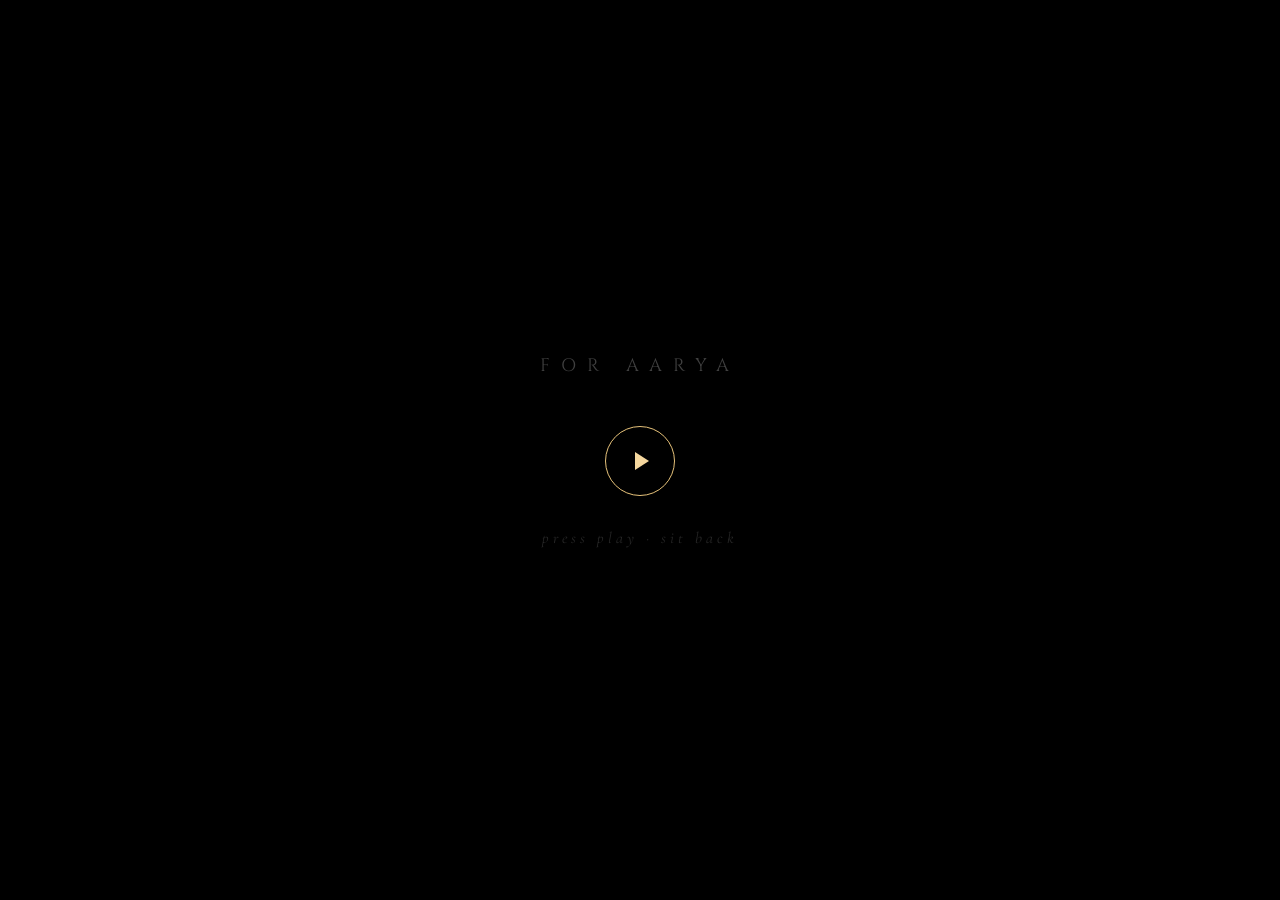
<file: sleepyhead.html>
<!DOCTYPE html>
<html lang="en">
<head>
<meta charset="UTF-8">
<meta name="viewport" content="width=device-width, initial-scale=1.0">
<title>For Aarya — 8 September</title>
<link href="https://fonts.googleapis.com/css2?family=Cormorant+Garamond:ital,wght@0,300;0,400;0,600;1,300;1,400;1,600&family=Cinzel:wght@400;500;700&display=swap" rel="stylesheet">
<style>
*, *::before, *::after { margin: 0; padding: 0; box-sizing: border-box; cursor: none !important; }
:root {
  --gold:  #e6c27a;
  --gold2: #f5d79e;
  --rose:  #d4788e;
  --rose2: #e89eb0;
  --cream: #f5e7d0;
  --mist:  rgba(245, 231, 208, 0.75);
}
html, body {
  width: 100%; height: 100%;
  background: #000;
  overflow: hidden;
  font-family: 'Cormorant Garamond', serif;
  color: #fff;
  cursor: none;
  touch-action: manipulation;
}
#canvas { position: fixed; inset: 0; z-index: 0; }
#vignette {
  position: fixed; inset: 0; z-index: 5; pointer-events: none;
  background: radial-gradient(ellipse at center, transparent 30%, rgba(0,0,0,0.95) 100%);
}
#grain {
  position: fixed; inset: 0; z-index: 6; opacity: 0.04; pointer-events: none;
  background-image: url("data:image/svg+xml,%3Csvg viewBox='0 0 200 200' xmlns='http://www.w3.org/2000/svg'%3E%3Cfilter id='n'%3E%3CfeTurbulence type='fractalNoise' baseFrequency='0.85' numOctaves='4' stitchTiles='stitch'/%3E%3C/filter%3E%3Crect width='100%25' height='100%25' filter='url(%23n)'/%3E%3C/svg%3E");
  background-size: 200px;
}
#flicker { position: fixed; inset: 0; z-index: 200; background: #fff; opacity: 0; pointer-events: none; }
#bars-top, #bars-bot {
  position: fixed; left: 0; right: 0; height: 72px; background: #000;
  z-index: 50; transition: height 1.6s cubic-bezier(.77,0,.18,1);
}
#bars-top { top: 0; } #bars-bot { bottom: 0; }

/* SPLIT SCREEN LAYOUT - 70/30 split */
#left-stage {
  position: fixed; top: 0; left: 0;
  width: 70%; height: 100vh;
  z-index: 10;
  display: flex; align-items: center; justify-content: center;
}
#right-stage {
  position: fixed; top: 0; right: 0;
  width: 30%; height: 100vh;
  z-index: 5;
  overflow: hidden;
}
#right-stage::before {
  content: ''; position: absolute; top: 0; left: 0; bottom: 0; width: 60px;
  background: linear-gradient(90deg, #000 0%, transparent 100%);
  z-index: 2; pointer-events: none;
}
#film-roll {
  position: absolute; top: 0; left: 0; width: 100%;
  transition: transform 1.6s cubic-bezier(0.77, 0, 0.18, 1);
}
.film-img {
  width: 100%; height: 100vh;
  object-fit: contain;
  display: block;
}
#divider {
  position: fixed; top: 0; left: 70%;
  width: 1px; height: 100vh;
  background: rgba(230, 194, 122, 0.15);
  z-index: 15;
  box-shadow: 0 0 15px rgba(230, 194, 122, 0.1);
}

.scene {
  position: absolute; inset: 0;
  width: 100%; height: 100%;
  display: flex; flex-direction: column;
  align-items: center; justify-content: center;
  opacity: 0; pointer-events: none;
  padding: 0 4rem;
}
.scene.active { opacity: 1; pointer-events: auto; }

.lbl {
  font-family: 'Cinzel', serif;
  font-size: clamp(10px, 1vw, 14px);
  letter-spacing: 0.55em;
  color: var(--gold);
  text-transform: uppercase;
  opacity: 0; transform: translateY(10px);
  margin-bottom: 1.8rem;
  text-align: center;
}

.ttl {
  font-family: 'Cinzel', serif;
  font-size: clamp(26px, 4vw, 52px);
  font-weight: 600;
  line-height: 1.3;
  text-align: center;
  letter-spacing: 0.06em;
  color: var(--cream);
  opacity: 0; transform: translateY(18px);
}
.ttl.gold { color: var(--gold2); }
.ttl.rose { color: var(--rose2); }

.name {
  font-family: 'Cinzel', serif;
  font-size: clamp(32px, 5vw, 68px);
  font-weight: 700;
  letter-spacing: 0.1em;
  color: var(--gold2);
  text-align: center;
  opacity: 0; transform: scale(0.88);
  line-height: 1.1;
}

.verse {
  font-family: 'Cormorant Garamond', serif;
  font-size: clamp(18px, 2.2vw, 30px);
  font-weight: 400;
  font-style: italic;
  color: var(--cream);
  text-align: center;
  line-height: 1.8;
  opacity: 0; transform: translateY(14px);
  max-width: 100%;
}

.verse.letter {
  font-size: clamp(14px, 1.4vw, 20px);
  line-height: 1.65;
  max-width: 100%;
}

.sub {
  font-family: 'Cormorant Garamond', serif;
  font-size: clamp(15px, 1.6vw, 22px);
  font-weight: 400;
  font-style: italic;
  color: var(--mist);
  text-align: center;
  line-height: 1.8;
  opacity: 0; transform: translateY(10px);
  margin-top: 1.2rem;
  max-width: 100%;
  padding: 0 1rem;
}

.dtag {
  font-family: 'Cormorant Garamond', serif;
  font-size: clamp(12px, 1.2vw, 16px);
  font-weight: 400;
  letter-spacing: 0.55em;
  color: var(--rose2);
  opacity: 0;
  margin-top: 1.5rem;
  text-transform: uppercase;
  text-align: center;
}

.heart-wrap { opacity: 0; transform: scale(0.5); margin-bottom: 1.8rem; }

#progress {
  position: fixed; bottom: 82px; left: 35%;
  transform: translateX(-50%);
  width: min(260px, 40vw); height: 1px;
  background: rgba(255,255,255,0.1); z-index: 100;
}
#pfill { height: 100%; width: 0%; background: linear-gradient(90deg, var(--rose), var(--gold)); transition: width .3s linear; }
#dots { position: fixed; bottom: 92px; left: 35%; transform: translateX(-50%); display: flex; gap: 6px; z-index: 100; }
.dot { width: 4px; height: 4px; border-radius: 50%; background: rgba(255,255,255,0.2); transition: background .5s, width .4s; }
.dot.on { background: var(--gold); width: 18px; border-radius: 2px; }

#ss {
  position: fixed; inset: 0; background: #000;
  display: flex; flex-direction: column;
  align-items: center; justify-content: center;
  z-index: 500; cursor: default;
}
#ss h1 {
  font-family: 'Cinzel', serif;
  font-size: clamp(12px, 1.5vw, 18px);
  color: rgba(255,255,255,0.25);
  letter-spacing: 0.6em;
  text-transform: uppercase;
  font-weight: 400;
  margin-bottom: 3rem;
}
#pb {
  width: 70px; height: 70px;
  border: 1px solid var(--gold);
  border-radius: 50%; background: transparent;
  cursor: pointer;
  display: flex; align-items: center; justify-content: center;
  transition: all 0.4s; color: var(--gold2);
}
#pb:hover { border-color: var(--gold2); background: rgba(230,194,122,0.1); transform: scale(1.07); }
#pb svg { margin-left: 3px; }
#ss small {
  margin-top: 2rem;
  font-family: 'Cormorant Garamond', serif;
  font-size: 16px; color: rgba(255,255,255,0.15);
  letter-spacing: 0.25em; font-style: italic;
}

@media (max-width: 768px) {
  #left-stage { width: 100%; padding: 60px 20px; }
  #right-stage { width: 100%; height: 35vh; bottom: 0; top: auto; }
  #film-roll { display: none; }
  #divider { display: none; }
  #progress, #dots { left: 50%; bottom: 40vh; }
}
</style>
</head>
<body>

<audio id="bgm" src="SHARMEELI.mp3" loop preload="auto"></audio>

<div id="ss">
  <h1>For Aarya</h1>
  <button id="pb" onclick="go()">
    <svg width="24" height="24" viewBox="0 0 24 24" fill="currentColor"><polygon points="5,3 19,12 5,21"/></svg>
  </button>
  <small>press play · sit back</small>
</div>

<div id="grain"></div>
<div id="vignette"></div>
<div id="flicker"></div>
<div id="bars-top"></div>
<div id="bars-bot"></div>
<canvas id="canvas"></canvas>
<div id="divider"></div>

<div id="progress"><div id="pfill"></div></div>
<div id="dots"></div>

<div id="right-stage">
  <div id="film-roll">
    <img class="film-img" src="pic1.jpg" alt="">
    <img class="film-img" src="pic2.jpg" alt="">
    <img class="film-img" src="pic3.jpg" alt="">
    <img class="film-img" src="pic4.jpg" alt="">
    <img class="film-img" src="pic5.jpg" alt="">
    <img class="film-img" src="pic6.jpg" alt="">
    <img class="film-img" src="pic7.jpg" alt="">
    <img class="film-img" src="pic8.jpg" alt="">
  </div>
</div>

<div id="left-stage">
  <!-- SCENE 0 — opening -->
  <div class="scene" id="s0">
    <p class="lbl" id="a0">a film for</p>
    <h1 class="name" id="b0">Aarya</h1>
    <p class="dtag" id="c0">8 &nbsp;·&nbsp; September</p>
  </div>

  <!-- SCENE 2 — note one · part 1 -->
  <div class="scene" id="s2">
    <p class="lbl" id="a2">note one &nbsp;·&nbsp; everyday magic</p>
    <p class="verse letter" id="b2">You make ordinary days feel like main character energy. Not the loud, movie-trailer kind — the quiet kind. The kind where we're both sprawled somewhere doing absolutely nothing, arguing about what to eat, and somehow that nothing becomes the thing I'd replay forever if I could. You turned boring car rides into comedy specials, chore time into gossip hour, and silence into something comfortable instead of empty. I honestly didn't know other people's "ordinary" was just ordinary. Mine comes with live commentary, dramatic sound effects, and someone stealing my fries without making eye contact.</p>
  </div>

  <!-- SCENE 3 — note one · part 2 -->
  <div class="scene" id="s3">
    <p class="lbl" id="a3">note one &nbsp;·&nbsp; continued</p>
    <p class="verse letter" id="b3">Somewhere between you "borrowing" my hoodies and me "borrowing" your chargers — between the 2 a.m. conversations that start with "quick question" and end two hours later with us questioning our entire existence — ordinary stopped existing. You made growing up feel like a two-player game, and I'm so glad we spawned on the same team. Out of everyone the universe could have handed me, it handed me you: a built-in best friend, a co-star in every embarrassing chapter, a permanent plus-one to my whole life. I've never once asked for a refund.</p>
    <p class="sub" id="c3">no cap, sleepyhead. best teammate I never even had to pick.</p>
  </div>

  <!-- SCENE 4 — note two · official title -->
  <div class="scene" id="s4">
    <p class="lbl" id="a4">note two &nbsp;·&nbsp; official title</p>
    <h2 class="ttl gold" id="b4">Certified Partner in Crime.</h2>
    <h2 class="ttl" id="c4" style="font-weight:400; font-size:clamp(20px,3vw,38px); margin-top:.4rem;">Professional Overthinker.</h2>
    <h2 class="ttl rose" id="d4" style="font-weight:500; font-size:clamp(22px,3.2vw,40px); margin-top:.4rem;">My Favorite Distraction.</h2>
    <h2 class="ttl" id="e4" style="font-weight:400; font-size:clamp(16px,2.2vw,28px); margin-top:.4rem;">Part-time menace. Full-time legend.</h2>
  </div>

  <!-- SCENE 5 — note two · the fine print -->
  <div class="scene" id="s5">
    <p class="lbl" id="a5">note two &nbsp;·&nbsp; the fine print</p>
    <p class="verse letter" id="b5">This certification is awarded for a lifetime of distinguished services: surviving my worst moods, guarding my deepest secrets, hyping me up when I needed it, and eating half my food without one shred of guilt. Position: permanent. Transferable: never. Refund policy: does not exist. Backed by absolutely zero official institutions and one extremely committed best friend who would like the fries back, but has accepted that this is the arrangement now.</p>
    <p class="sub" id="c5">notarized by me. valid forever.</p>
  </div>

  <!-- SCENE 6 — note three · part 1 -->
  <div class="scene" id="s6">
    <p class="lbl" id="a6">note three &nbsp;·&nbsp; the truth is</p>
    <p class="verse letter" id="b6">Behind all the teasing — I'm just really, really grateful you exist. Grateful for the version of you who bursts into my room to tell me something that could honestly have waited three days. For the one who remembers things I said once, in passing, and brings them up years later like evidence in court. For the one who knows exactly which silence means "leave me alone" and which one means "come sit with me and say nothing." You learned a whole language of me that nobody else ever studied — and you speak it fluently, without even trying.</p>
  </div>

  <!-- SCENE 7 — note three · part 2 -->
  <div class="scene" id="s7">
    <p class="lbl" id="a7">note three &nbsp;·&nbsp; continued</p>
    <p class="verse letter" id="b7">You're the best friend I ever stumbled into, the first person who taught me that family isn't just who you're born to — it's who you'd choose a hundred times out of a hundred. I'd choose you on my best day. I'd choose you on my worst one. I'd choose you in every universe where you exist, and honestly in a couple where you don't, just to prove a point.</p>
    <p class="sub" id="c7">don't let it get to your head though. it's already full. I checked.</p>
  </div>

  <!-- SCENE 8 — note four · the receipts, part 1 -->
  <div class="scene" id="s8">
    <p class="lbl" id="a8">note four &nbsp;·&nbsp; the receipts</p>
    <p class="verse letter" id="b8">I keep receipts, you know. A whole private archive nobody can delete. Years of fighting over the TV remote like it was a family heirloom. The "borrowed" clothes that quietly migrated to your side of the closet and were never seen again. The time we broke the thing and stood there in silence like two lawyers agreeing on a story. Every shared plate, every split dessert where your half was somehow bigger. Every car ride where we went from arguing to laughing in under sixty seconds, and back again. Every inside joke so old by now that a single word is enough to take us both down.</p>
  </div>

  <!-- SCENE 9 — note four · part 2 -->
  <div class="scene" id="s9">
    <p class="lbl" id="a9">note four &nbsp;·&nbsp; continued</p>
    <p class="verse letter" id="b9">People say friendship is the purest kind of love — but they never had a best friend like you. They never had someone who has witnessed every single version of them: the embarrassing phases, the dramatic eras, the glow-ups, the breakdowns, the questionable hair decisions — and stayed through every one of them. Not because they had nowhere else to go, but because they never wanted to leave. That's not just friendship. That's witness. That's history. That's us — and I'd put the entire archive in a museum with one plaque on the wall: "proof that this one got impossibly lucky."</p>
    <p class="sub" id="c9">the archive is extensive. and still growing. forever.</p>
  </div>

  <!-- SCENE 10 — note five · part 1 -->
  <div class="scene" id="s10">
    <p class="lbl" id="a10">note five &nbsp;·&nbsp; unsaid things</p>
    <p class="verse letter" id="b10">We don't really do the sentimental thing, do we? We show love in insults, stolen snacks, and texting "wyd" at 2 a.m. We have never once finished a serious conversation without one of us wrecking it with a joke. We say "shut up" the way other people say "I missed you," and "you're so annoying" the way they say "I love you." I know we both understand the translation. But just this once — here, where you can't interrupt me — I want to say it in plain language, with no jokes loaded:</p>
  </div>

  <!-- SCENE 11 — note five · part 2 -->
  <div class="scene" id="s11">
    <p class="lbl" id="a11">note five &nbsp;·&nbsp; continued</p>
    <p class="verse letter" id="b11">You are my favorite notification. The first call for good news, bad news, and absolutely no news at all. The first audience for every joke, the first believer in every ridiculous plan, the first one standing in front of me when the world decides to be unfair. Being your best friend is the best thing I never had to work for — it just arrived the day you did, unearned and unbeatable, and it is still the best plot twist of my entire story.</p>
    <p class="sub" id="c11">don't screenshot this. (okay, fine. screenshot it. keep it forever.)</p>
  </div>

  <!-- SCENE 12 — note six · part 1 -->
  <div class="scene" id="s12">
    <p class="lbl" id="a12">note six &nbsp;·&nbsp; favorite distraction</p>
    <p class="verse letter" id="b12">You are the reason my phone screen time is off the charts. The first person I text when anything happens — good news, bad news, or just a random thought at 2 a.m. that could have waited. You're the human equivalent of a push notification I actually want to open. Even when you're being entirely too much, even when you're stealing my food or sending me 17 tiktoks in a row, I wouldn't trade a single second of it.</p>
  </div>

  <!-- SCENE 13 — note six · part 2 -->
  <div class="scene" id="s13">
    <p class="lbl" id="a13">note six &nbsp;·&nbsp; continued</p>
    <p class="verse letter" id="b13">Because the truth is, life was a lot quieter before you invaded it. You brought the noise, the drama, the constant pinging, and somehow made it the best soundtrack I could ask for. You're my favorite distraction, my built-in hype woman, and the only person who can make me laugh when I actively don't want to. You make it impossible to be bored, and honestly, I'm a little addicted to the chaos.</p>
    <p class="sub" id="c13">and I'd let you ruin my productivity all over again.</p>
  </div>

  <!-- SCENE 14 — note seven · part 1 -->
  <div class="scene" id="s14">
    <p class="lbl" id="a14">note seven &nbsp;·&nbsp; the balance</p>
    <p class="verse letter" id="b14">They say best friends are the family you choose. Well, I chose you, and now I'm stuck with you. You're the one who knows all my secrets and uses them for blackmail (lovingly, of course). We cross lines, we push boundaries, we flirt with disaster on a daily basis — but at the end of the day, there's no one else I'd rather have in my corner. We know exactly how to drive each other crazy, and we do it with a smile.</p>
  </div>

  <!-- SCENE 15 — note seven · part 2 -->
  <div class="scene" id="s15">
    <p class="lbl" id="a15">note seven &nbsp;·&nbsp; continued</p>
    <p class="verse letter" id="b15">You bring the chaos, I bring the dry sarcasm, and somehow it just works. We know exactly which buttons to push to drive each other insane. But we also know exactly when to stop, when to listen, and when to just sit in silence. That's a rare kind of balance. It's knowing someone so well that you can be a total menace around them, but also the person they trust with the soft, quiet parts of themselves.</p>
    <p class="sub" id="c15">don't worry, I won't get mushy. this is a one-time thing.</p>
  </div>

  <!-- SCENE 16 — note eight · part 1 -->
  <div class="scene" id="s16">
    <p class="lbl" id="a16">note eight &nbsp;·&nbsp; late nights & deep talks</p>
    <p class="verse letter" id="b16">Behind the endless banter and the constant teasing, there are the 3 a.m. conversations. The ones where the jokes fade and we actually let our guards down. The ones where we talk about the things that scare us, the things we want, and the things we're too afraid to say in the daylight. Those are the moments that remind me this isn't just a surface-level friendship.</p>
  </div>

  <!-- SCENE 17 — note eight · part 2 -->
  <div class="scene" id="s17">
    <p class="lbl" id="a17">note eight &nbsp;·&nbsp; continued</p>
    <p class="verse letter" id="b17">It's easy to be someone's friend when everything is fun. It's a lot harder to be the person they call when it's not. You've been that person for me more times than I can count, and I hope I've been that for you, too. You're the one I trust with the messy drafts of my life before I present them to the world. That's the real privilege of knowing you.</p>
    <p class="sub" id="c17">thanks for seeing the messy parts and sticking around.</p>
  </div>

  <!-- SCENE 18 — note nine · part 1 -->
  <div class="scene" id="s18">
    <p class="lbl" id="a18">note nine &nbsp;·&nbsp; the future</p>
    <p class="verse letter" id="b18">Here's to another year of nonsense, naps, and nonstop laughing. To you sending me memes at 3 a.m. and me replying "lol" while actually laughing alone in the dark like a gremlin. To more half-finished jokes that no one else will ever decode. To your chaotic energy, your three-act storytelling, your criminal music taste, and your heart — which is somehow still bigger than your patience.</p>
  </div>

  <!-- SCENE 19 — note nine · part 2 -->
  <div class="scene" id="s19">
    <p class="lbl" id="a19">note nine &nbsp;·&nbsp; continued</p>
    <p class="verse letter" id="b19">I don't know what the next year holds, but I know we'll make it entertaining. We'll probably still be doing exactly this in ten years — causing trouble, stealing each other's food, and pretending we're way cooler than we actually are. And honestly, that sounds like a pretty great deal to me. Here's to growing up, but never really growing apart.</p>
    <p class="sub" id="c19">ready for the next chapter, partner in crime?</p>
  </div>

  <!-- SCENE 20 — note ten · part 1 -->
  <div class="scene" id="s20">
    <p class="lbl" id="a20">note ten &nbsp;·&nbsp; before I go</p>
    <p class="verse letter" id="b20">And whatever this next year brings — the wins, the wobbles, the completely unexpected — bring it to me first. Front-row seat, always. When you shine, I'll be clapping the loudest and taking the most unflattering photos. When you fall, I'll already be there before you hit the ground — probably laughing, but there. That's not a promise I have to make. It's just the job. It came free with the title of "best friend."</p>
  </div>

  <!-- SCENE 21 — note ten · part 2 -->
  <div class="scene" id="s21">
    <p class="lbl" id="a21">note ten &nbsp;·&nbsp; continued</p>
    <p class="verse letter" id="b21">The pay is terrible, the benefits are unlimited, and I am never, ever resigning. So happy birthday to my favorite menace. Here's to another year of us against the world — or at least, us against our own terrible decision-making skills. I've got your back, today, tomorrow, and through every single sequel nobody asked for.</p>
    <p class="sub" id="c21">love you, troublemaker. happy birthday.</p>
  </div>

  <!-- SCENE 22 — final -->
  <div class="scene" id="s22" style="gap:0;">
    <div class="heart-wrap" id="hw">
      <svg width="50" height="48" viewBox="0 0 60 56">
        <path id="hp" d="M30 52 C10 36 2 26 2 16 C2 7 9 2 16 2 C22 2 27 6 30 10 C33 6 38 2 44 2 C51 2 58 7 58 16 C58 26 50 36 30 52Z"
          fill="none" stroke="#e89eb0" stroke-width="2"/>
      </svg>
    </div>
    <h1 class="name" id="a22" style="color:var(--cream); font-size:clamp(28px,4vw,52px);">Happy Birthday</h1>
    <h1 class="name" id="b22" style="color:var(--rose2); margin-top:.3rem; font-size:clamp(36px,5vw,64px);">Aarya.</h1>
    <p class="dtag" id="c22" style="margin-top:1.8rem;">8 September &nbsp;·&nbsp; partner in crime for life</p>
    <p class="sub" id="d22" style="margin-top:1.2rem;">— your best friend. the lucky one. forever.</p>
  </div>
</div>

<script>
const cv=document.getElementById('canvas'), cx=cv.getContext('2d');
let W,H,stars=[],dust=[],filmOn=false,bgP=0,bgI=0;
function rsz(){W=cv.width=innerWidth;H=cv.height=innerHeight;}
rsz(); addEventListener('resize',rsz);

function Star(){this.init=function(){
  this.x=Math.random()*W; this.y=Math.random()*H;
  this.r=Math.random()*1.4+.15; this.a=Math.random()*.75+.1;
  this.sp=Math.random()*.018+.004; this.ph=Math.random()*Math.PI*2;
  this.col=Math.random()>.88?'#c4995a':Math.random()>.72?'#d4788e':'#fff';
}; this.init();}

function Dust(){this.reset=function(){
  this.x=Math.random()*W; this.y=H+5;
  this.vx=(Math.random()-.5)*.25; this.vy=-Math.random()*.55-.1;
  this.s=Math.random()*1.8+.3; this.a=Math.random()*.5+.1;
  this.life=1; this.decay=Math.random()*.015+.003;
  this.col=Math.random()>.65?'#c4995a':Math.random()>.5?'#b85870':'#fff';
}; this.reset(); this.y=Math.random()*H; this.life=Math.random();}

for(let i=0;i<160;i++) stars.push(new Star());
for(let i=0;i<50;i++) dust.push(new Dust());

const bgs=[['#06030e','#0c0620'],['#070410','#130418'],['#060310','#170420'],
           ['#050a10','#080618'],['#070410','#1a0416'],['#04040c','#100520']];
const nebs=[{x:.18,y:.38,r:.32,c:'#1a0430'},{x:.82,y:.28,r:.28,c:'#1f0520'},
            {x:.5,y:.72,r:.24,c:'#0a0e2a'},{x:.12,y:.78,r:.18,c:'#180728'},{x:.88,y:.65,r:.2,c:'#1f0918'}];

function lc(a,b,t){
  const p=s=>parseInt(s,16);
  const r=(v,w)=>Math.round(v+(w-v)*t).toString(16).padStart(2,'0');
  return '#'+r(p(a.slice(1,3)),p(b.slice(1,3)))+r(p(a.slice(3,5)),p(b.slice(3,5)))+r(p(a.slice(5,7)),p(b.slice(5,7)));
}

function drawBg(){
  const [a1,b1]=bgs[bgI%bgs.length],[a2,b2]=bgs[(bgI+1)%bgs.length];
  const g=cx.createRadialGradient(W*.5,H*.38,0,W*.5,H*.5,W*.75);
  g.addColorStop(0,lc(b1,b2,bgP)); g.addColorStop(1,lc(a1,a2,bgP));
  cx.fillStyle=g; cx.fillRect(0,0,W,H);
  nebs.forEach(n=>{
    const ng=cx.createRadialGradient(n.x*W,n.y*H,0,n.x*W,n.y*H,n.r*W);
    ng.addColorStop(0,n.c+'77'); ng.addColorStop(1,'transparent');
    cx.fillStyle=ng; cx.fillRect(0,0,W,H);
  });
  bgP+=.0018; if(bgP>=1){bgP=0;bgI++;}
}

function drawStars(){
  stars.forEach(s=>{
    s.ph+=s.sp;
    const a=s.a*(.55+.45*Math.sin(s.ph));
    cx.beginPath(); cx.arc(s.x,s.y,s.r,0,Math.PI*2);
    cx.fillStyle=s.col; cx.globalAlpha=a; cx.fill(); cx.globalAlpha=1;
  });
}

function drawDust(){
  dust.forEach(p=>{
    p.life-=p.decay; p.x+=p.vx; p.y+=p.vy;
    if(p.life<=0) p.reset();
    const a=p.a*Math.min(p.life*5,1)*Math.min((1-p.life)*5,1);
    cx.beginPath(); cx.arc(p.x,p.y,p.s,0,Math.PI*2);
    cx.fillStyle=p.col; cx.globalAlpha=a; cx.fill(); cx.globalAlpha=1;
  });
}

requestAnimationFrame(function loop(){
  requestAnimationFrame(loop);
  if(!filmOn){cx.fillStyle='#000';cx.fillRect(0,0,W,H);return;}
  drawBg(); drawStars(); drawDust();
});

const SCENES=[
  {id:'s0',dur:5200},
  {id:'s2',dur:26000},{id:'s3',dur:30000},
  {id:'s4',dur:11000},{id:'s5',dur:26000},
  {id:'s6',dur:26000},{id:'s7',dur:30000},
  {id:'s8',dur:26000},{id:'s9',dur:30000},
  {id:'s10',dur:26000},{id:'s11',dur:30000},
  {id:'s12',dur:26000},{id:'s13',dur:30000},
  {id:'s14',dur:26000},{id:'s15',dur:30000},
  {id:'s16',dur:26000},{id:'s17',dur:30000},
  {id:'s18',dur:26000},{id:'s19',dur:30000},
  {id:'s20',dur:26000},{id:'s21',dur:30000},
  {id:'s22',dur:99999},
];

const dd=document.getElementById('dots');
SCENES.forEach((_,i)=>{const d=document.createElement('div');d.className='dot';d.id='d'+i;dd.appendChild(d);});

let cur=-1, tos=[];

function fade(id,props,delay,ms){
  const el=document.getElementById(id); if(!el) return;
  setTimeout(()=>{
    el.style.transition=`opacity ${ms||900}ms cubic-bezier(0.22,1,0.36,1), transform ${ms||900}ms cubic-bezier(0.22,1,0.36,1)`;
    Object.assign(el.style,props);
  },delay||0);
}

const I={opacity:'1',transform:'translateY(0)'};
const S={opacity:'1',transform:'scale(1)'};
const V={opacity:'0.86',transform:'translateY(0)'};

function resetScene(id){
  const el=document.getElementById(id);
  el.classList.remove('active'); el.style.opacity='0';
  el.querySelectorAll('[id]').forEach(c=>{
    c.style.transition='none';c.style.opacity='0';
  });
}

function showScene(i){
  if(cur>=0){
    resetScene(SCENES[cur].id);
  }
  cur=i;
  const sceneId = SCENES[i].id;
  const el=document.getElementById(sceneId);
  el.classList.add('active'); el.style.opacity='1';

  document.querySelectorAll('.dot').forEach((d,j)=>d.className='dot'+(j===i?' on':''));
  const fl=document.getElementById('flicker');
  fl.style.transition='opacity 70ms'; fl.style.opacity='0.1';
  setTimeout(()=>fl.style.opacity='0',100);
  
  animScene(i);
  
  const dur=SCENES[i].dur===99999?9000:SCENES[i].dur;
  const pf=document.getElementById('pfill');
  pf.style.transition='none'; pf.style.width='0%';
  const st=Date.now();
  const pi=setInterval(()=>{
    const p=Math.min(100,(Date.now()-st)/dur*100);
    pf.style.transition='.3s linear'; pf.style.width=p+'%';
    if(p>=100) clearInterval(pi);
  },50);
}

function animScene(i){
  const id = SCENES[i].id;
  if(id==='s0'){ fade('a0',I,400,1000); fade('b0',S,1100,1300); fade('c0',I,2300,900); }
  if(id==='s2'){ fade('a2',I,300,900); fade('b2',V,1000,1200); }
  if(id==='s3'){ fade('a3',I,300,900); fade('b3',V,1000,1200); fade('c3',V,17000,1000); }
  if(id==='s4'){ fade('a4',I,300,900); fade('b4',I,1000,900); fade('c4',I,1900,900); fade('d4',I,2800,900); fade('e4',I,3600,900); }
  if(id==='s5'){ fade('a5',I,300,900); fade('b5',V,1000,1200); fade('c5',V,17000,1000); }
  if(id==='s6'){ fade('a6',I,300,900); fade('b6',V,1000,1200); }
  if(id==='s7'){ fade('a7',I,300,900); fade('b7',V,1000,1200); fade('c7',V,17000,1000); }
  if(id==='s8'){ fade('a8',I,300,900); fade('b8',V,1000,1200); }
  if(id==='s9'){ fade('a9',I,300,900); fade('b9',V,1000,1200); fade('c9',V,17000,1000); }
  if(id==='s10'){ fade('a10',I,300,900); fade('b10',V,1000,1200); }
  if(id==='s11'){ fade('a11',I,300,900); fade('b11',V,1000,1200); fade('c11',V,17000,1000); }
  if(id==='s12'){ fade('a12',I,300,900); fade('b12',V,1000,1200); }
  if(id==='s13'){ fade('a13',I,300,900); fade('b13',V,1000,1200); fade('c13',V,17000,1000); }
  if(id==='s14'){ fade('a14',I,300,900); fade('b14',V,1000,1200); }
  if(id==='s15'){ fade('a15',I,300,900); fade('b15',V,1000,1200); fade('c15',V,17000,1000); }
  if(id==='s16'){ fade('a16',I,300,900); fade('b16',V,1000,1200); }
  if(id==='s17'){ fade('a17',I,300,900); fade('b17',V,1000,1200); fade('c17',V,17000,1000); }
  if(id==='s18'){ fade('a18',I,300,900); fade('b18',V,1000,1200); }
  if(id==='s19'){ fade('a19',I,300,900); fade('b19',V,1000,1200); fade('c19',V,17000,1000); }
  if(id==='s20'){ fade('a20',I,300,900); fade('b20',V,1000,1200); }
  if(id==='s21'){ fade('a21',I,300,900); fade('b21',V,1000,1200); fade('c21',V,17000,1000); }
  if(id==='s22'){
    const hw=document.getElementById('hw'), hp=document.getElementById('hp');
    if(hw&&hp){
      hp.style.strokeDasharray='220'; hp.style.strokeDashoffset='220';
      setTimeout(()=>{
        hw.style.transition='opacity .6s, transform .9s cubic-bezier(0.34,1.56,0.64,1)';
        hw.style.opacity='1'; hw.style.transform='scale(1)';
        hp.style.transition='stroke-dashoffset 2s ease'; hp.style.strokeDashoffset='0';
      },400);
      setTimeout(()=>{hp.style.transition='fill .9s ease'; hp.style.fill='#b85870';},2600);
    }
    fade('a22',S,1900,1200); fade('b22',S,2900,1200); fade('c22',I,4100,1000); fade('d22',V,5300,1100);
    const bgm=document.getElementById('bgm');
    if(bgm) setTimeout(()=>fadeAudio(bgm,0.22,4000),8000);
    
    for(let j=0;j<50;j++) setTimeout(()=>{
      const p=new Dust();
      p.x=W*0.275+(Math.random()-.5)*W*.25; 
      p.y=H*.42+(Math.random()-.5)*H*.25;
      p.vx=(Math.random()-.5)*2.2; p.vy=-Math.random()*2.8-.4;
      p.s=Math.random()*2.5+.8; p.life=1; p.decay=.005; p.a=.85;
      p.col=Math.random()>.5?'#ddb96e':'#d4788e'; dust.push(p);
    },j*70);
  }
}

function scheduleFrom(startIdx){
  let off=0;
  for(let i=startIdx;i<SCENES.length;i++){
    const t=setTimeout(()=>showScene(i),off); tos.push(t);
    if(SCENES[i].dur===99999) break;
    off+=SCENES[i].dur;
  }
}
function schedule(){ scheduleFrom(0); }

function advanceTo(i){
  // Clear all pending timers
  tos.forEach(clearTimeout); 
  tos = [];
  
  // Show the target scene
  showScene(i);
  
  // Reschedule from the next scene
  scheduleFrom(i + 1);
}

function fadeAudio(el,to,ms){
  if(!el) return;
  const from=el.volume, start=Date.now();
  const step=()=>{
    const t=Math.min(1,(Date.now()-start)/ms);
    el.volume=from+(to-from)*t;
    if(t<1) requestAnimationFrame(step);
  };
  step();
}

function go(){
  const ss=document.getElementById('ss');
  ss.style.transition='opacity 1.2s'; ss.style.opacity='0';
  setTimeout(()=>ss.style.display='none',1200);

  const bgm=document.getElementById('bgm');
  if(bgm){
    bgm.volume=0;
    bgm.play().then(()=>fadeAudio(bgm,0.55,2500)).catch(()=>{});
  }

  setTimeout(()=>{
    filmOn=true;
    document.getElementById('bars-top').style.height='56px';
    document.getElementById('bars-bot').style.height='56px';
    setTimeout(schedule,1400);
  },700);
  
  // Start the independent film reel auto-scroll
  startFilmReel();
}

// ========== INDEPENDENT FILM REEL ==========
let filmReelInterval = null;
let currentFilmIndex = 0;
const totalImages = document.querySelectorAll('.film-img').length;

function startFilmReel() {
  currentFilmIndex = 0;
  updateFilmReel(0);
  
  if(filmReelInterval) clearInterval(filmReelInterval);
  
  filmReelInterval = setInterval(() => {
    currentFilmIndex = (currentFilmIndex + 1) % totalImages;
    updateFilmReel(currentFilmIndex);
  }, 4000);
}

function updateFilmReel(index) {
  document.getElementById('film-roll').style.transform = `translateY(-${index * 100}vh)`;
}

// ========== KEYBOARD NAVIGATION ==========
document.addEventListener('keydown',function(e){
  // Space to start
  if(e.code==='Space' && !filmOn){ 
    e.preventDefault(); 
    go(); 
    return; 
  }
  if(!filmOn) return;
  
  // Left arrow - go to previous
  if(e.code==='ArrowLeft' && cur > 0){ 
    e.preventDefault(); 
    console.log('Left arrow pressed, going to:', cur-1);
    advanceTo(cur-1); 
  }
  
  // Right arrow - go to next
  if(e.code==='ArrowRight' && cur < SCENES.length-1){ 
    e.preventDefault(); 
    console.log('Right arrow pressed, going to:', cur+1);
    advanceTo(cur+1); 
  }
});

// ========== TOUCH NAVIGATION ==========
if('ontouchstart' in window){
  const hint=document.querySelector('#ss small');
  if(hint) hint.textContent='press play · tap to move on';
  let tx=null, ty=null;
  document.addEventListener('touchstart',function(e){ 
    tx=e.changedTouches[0].clientX; 
    ty=e.changedTouches[0].clientY;
  },{passive:true});
  document.addEventListener('touchend',function(e){
    if(!filmOn || tx===null) return;
    if(e.target.closest('#ss')){ tx=null; return; }
    const dx=e.changedTouches[0].clientX-tx;
    const dy=e.changedTouches[0].clientY-ty;
    tx=null; ty=null;
    
    if(Math.abs(dx) > Math.abs(dy) + 20) {
      if(dx < -60 && cur < SCENES.length-1){ advanceTo(cur+1); }
      else if(dx > 60 && cur > 0){ advanceTo(cur-1); }
    } else if(Math.abs(dx) < 20 && Math.abs(dy) < 20 && cur >= 0 && cur < SCENES.length-1) {
      advanceTo(cur+1);
    }
  },{passive:true});
}
</script>
</body>
</html>
</file>
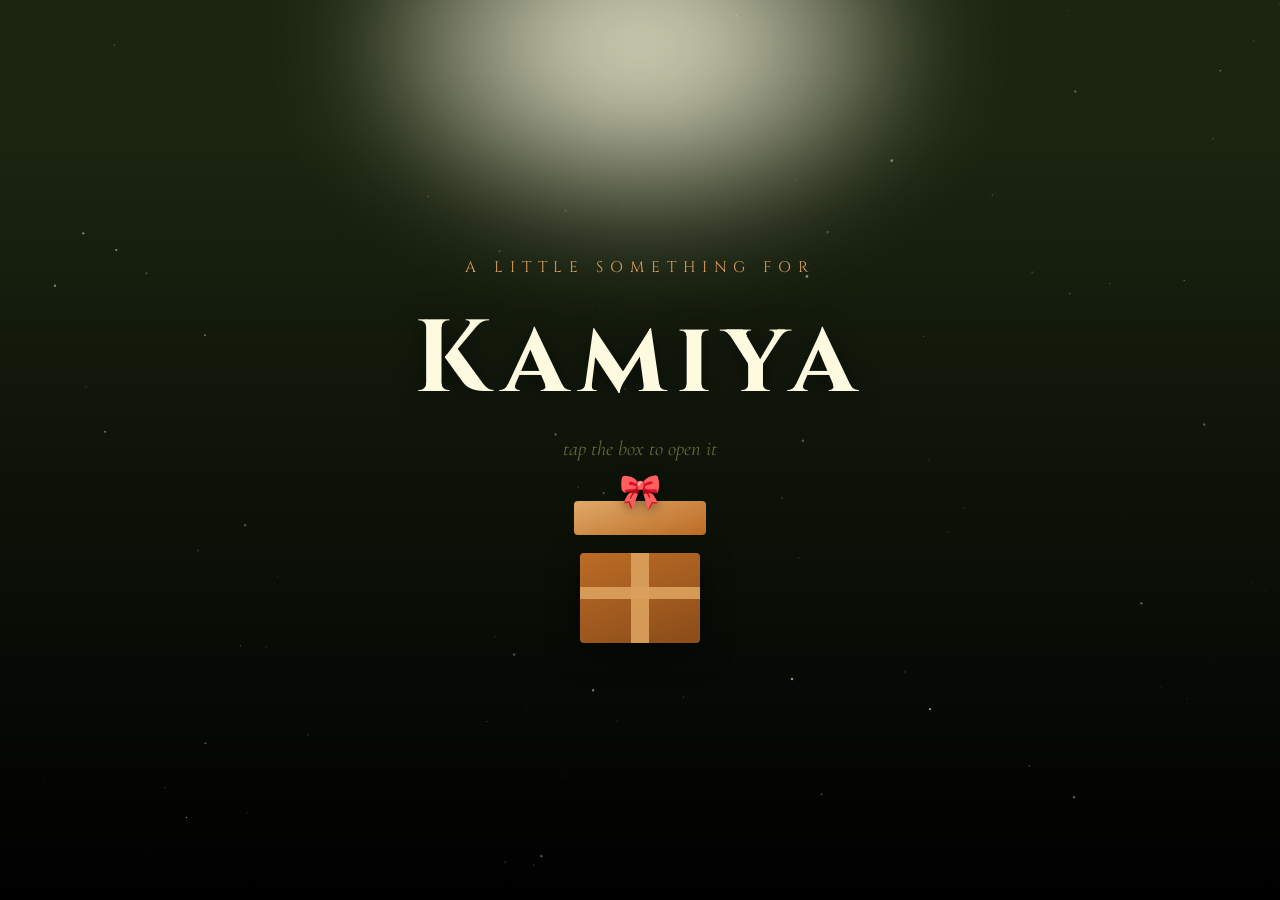
<file: Kamiya/index-pre.html>
<!DOCTYPE html>
<html lang="en">
<head>
<meta charset="UTF-8">
<meta name="viewport" content="width=device-width, initial-scale=1.0">
<title>A Gift for Kamiya</title>
<link rel="icon" href="data:image/svg+xml,%3Csvg xmlns='http://www.w3.org/2000/svg' viewBox='0 0 32 32'%3E%3Cdefs%3E%3CradialGradient id='g' cx='50%25' cy='45%25' r='60%25'%3E%3Cstop offset='0%25' stop-color='%23fefae0'/%3E%3Cstop offset='55%25' stop-color='%23dda15e'/%3E%3Cstop offset='100%25' stop-color='%23bc6c25'/%3E%3C/radialGradient%3E%3C/defs%3E%3Crect width='32' height='32' rx='8' fill='%231b2510'/%3E%3Ccircle cx='16' cy='15' r='9' fill='url(%23g)'/%3E%3Ccircle cx='19' cy='12' r='7' fill='%231b2510' opacity='0.35'/%3E%3C/svg%3E">
<link href="https://fonts.googleapis.com/css2?family=Cormorant+Garamond:ital,wght@0,300;0,400;0,600;1,300;1,400;1,600&family=Cinzel:wght@400;500;700&display=swap" rel="stylesheet">
<link rel="stylesheet" href="style-pre.css">
</head>
<body>

  <div id="moon"></div>
  <canvas id="stars"></canvas>
  <div id="hearts"></div>

  <div id="screen-start" class="screen active">
    <p class="lbl">a little something for</p>
    <h1 class="name">Kamiya</h1>
    <p class="sub">tap the box to open it</p>
    <button id="gift" aria-label="Open gift">
      <div class="box-lid"></div>
      <div class="box-base"></div>
      <div class="box-ribbon-v"></div>
      <div class="box-ribbon-h"></div>
      <div class="box-bow">🎀</div>
    </button>
  </div>

  <div id="screen-letter" class="screen">
    <p class="lbl">inside the box</p>
    <h2 class="ttl">a letter, before your birthday</h2>
    <p class="verse" id="letter-text"></p>
    <button class="btn" id="to-cake">next →</button>
  </div>

  <div id="screen-cake" class="screen">
    <p class="lbl">make a wish</p>
    <h2 class="ttl">20 candles, one wish</h2>
    <div id="cake">
      <div class="cake-top"></div>
      <div id="candles"></div>
      <div class="cake-body"></div>
      <div class="cake-plate"></div>
    </div>
    <p class="sub" id="cake-hint">tap each flame to blow it out</p>
    <button class="btn" id="to-final" disabled>continue →</button>
  </div>

  <div id="screen-final" class="screen">
    <div class="heart-wrap">
      <svg width="54" height="52" viewBox="0 0 60 56">
        <path id="hp" d="M30 52 C10 36 2 26 2 16 C2 7 9 2 16 2 C22 2 27 6 30 10 C33 6 38 2 44 2 C51 2 58 7 58 16 C58 26 50 36 30 52Z" fill="none" stroke="#dda15e" stroke-width="2"/>
      </svg>
    </div>
    <h1 class="name">Happy Pre-Birthday</h1>
    <h1 class="name" id="final-name">Kamiya.</h1>
    <p class="dtag">20 · November · twenty is almost here</p>
    <p class="sub">this is only the beginning. the real day is still coming.</p>
    <button class="btn" id="replay">↺ open it again</button>
  </div>

  <script src="script-pre.js"></script>
</body>
</html>
</file>
<file: Kamiya/style.css>
*, *::before, *::after {
  margin: 0;
  padding: 0;
  box-sizing: border-box;
}

:root {
  --bg-color       : #1b2510;
  --primary-color  : #dda15e;
  --secondary-color: #bc6c25;
  --text-color     : #fefae0;
  --accent         : #606c38;
}

html, body {
  width: 100%;
  height: 100%;
  overflow: hidden;
  font-family: 'Cormorant Garamond', serif;
  color: var(--text-color);
  background: linear-gradient(
    180deg,
    var(--bg-color) 15%,
    #10160a 45%,
    #000 100%
  );
}

#moon {
  position: fixed;
  top: 5vh;
  left: 50%;
  transform: translate(-50%, -50%);
  width: min(80vw, 560px);
  height: min(45vh, 360px);
  border-radius: 50%;
  background: radial-gradient(
    ellipse at center,
    rgba(254, 250, 224, 0.95) 0%,
    rgba(254, 250, 224, 0.55) 40%,
    rgba(254, 250, 224, 0.15) 70%,
    transparent 100%
  );
  filter: blur(55px);
  z-index: 1;
  pointer-events: none;
}

#moon::after {
  content: '';
  position: absolute;
  inset: -70%;
  border-radius: 50%;
  background: radial-gradient(
    ellipse at center,
    rgba(254, 250, 224, 0.30) 0%,
    rgba(254, 250, 224, 0.12) 45%,
    transparent 75%
  );
  filter: blur(80px);
}

#stage {
  position: fixed;
  inset: 0;
  z-index: 2;
  display: flex;
  align-items: center;
  justify-content: center;
  padding: 0 6vw;
}

.scene {
  position: absolute;
  inset: 0;
  width: 100%;
  height: 100%;
  display: flex;
  flex-direction: column;
  align-items: center;
  justify-content: center;
  padding: 0 6vw;
  text-align: center;
  opacity: 0;
  pointer-events: none;
  transition: opacity 1s cubic-bezier(0.22, 1, 0.36, 1);
}

.scene.active {
  opacity: 1;
  pointer-events: auto;
}

.lbl {
  font-family: 'Cinzel', serif;
  font-size: clamp(13px, 1.4vw, 18px);
  letter-spacing: 0.45em;
  text-transform: uppercase;
  color: var(--primary-color);
  margin-bottom: 1.8rem;
  opacity: 0;
  transform: translateY(10px);
}

.name {
  font-family: 'Cinzel', serif;
  font-size: clamp(56px, 8vw, 110px);
  letter-spacing: 0.1em;
  color: var(--text-color);
  line-height: 1.1;
  text-shadow: 0 2px 25px rgba(0, 0, 0, 0.5);
  opacity: 0;
  transform: scale(0.9);
}

.dtag {
  font-family: 'Cormorant Garamond', serif;
  font-size: clamp(16px, 1.6vw, 22px);
  letter-spacing: 0.45em;
  text-transform: uppercase;
  color: var(--secondary-color);
  margin-top: 1.6rem;
  opacity: 0;
}

.verse {
  font-family: 'Cormorant Garamond', serif;
  font-style: italic;
  font-size: clamp(20px, 2vw, 30px);
  line-height: 1.75;
  max-width: 760px;
  color: var(--text-color);
  opacity: 0;
  transform: translateY(14px);
}

.verse b {
  font-style: normal;
  font-weight: 600;
  color: var(--primary-color);
}

.sub {
  font-family: 'Cormorant Garamond', serif;
  font-style: italic;
  font-size: clamp(17px, 1.6vw, 24px);
  color: var(--accent);
  margin-top: 1.6rem;
  opacity: 0;
  transform: translateY(10px);
}

.heart-wrap {
  opacity: 0;
  transform: scale(0.5);
  margin-bottom: 1.8rem;
}

#hp {
  stroke-dasharray: 220;
  stroke-dashoffset: 220;
}

@media (max-width: 768px) {
  #stage { padding: 0 22px; }
  .scene { padding: 0 22px; }
  .verse { font-size: clamp(18px, 4.2vw, 26px); max-width: 100%; }
  .name { font-size: clamp(48px, 14vw, 90px); }
  .lbl { font-size: clamp(11px, 2.6vw, 15px); letter-spacing: 0.3em; }
  .dtag { font-size: clamp(13px, 3vw, 18px); }
  .sub { font-size: clamp(16px, 3.6vw, 22px); }
}
</file>
<file: Kamiya/style-pre.css>
*, *::before, *::after {
  margin: 0;
  padding: 0;
  box-sizing: border-box;
}

:root {
  --bg-color       : #1b2510;
  --primary-color  : #dda15e;
  --secondary-color: #bc6c25;
  --text-color     : #fefae0;
  --accent         : #606c38;
}

html, body {
  width: 100%;
  height: 100%;
  overflow: hidden;
  font-family: 'Cormorant Garamond', serif;
  color: var(--text-color);
  background: linear-gradient(180deg, var(--bg-color) 15%, #10160a 45%, #000 100%);
}

#moon {
  position: fixed;
  top: 5vh;
  left: 50%;
  transform: translate(-50%, -50%);
  width: min(80vw, 560px);
  height: min(45vh, 360px);
  border-radius: 50%;
  background: radial-gradient(ellipse at center,
    rgba(254, 250, 224, 0.95) 0%,
    rgba(254, 250, 224, 0.55) 40%,
    rgba(254, 250, 224, 0.15) 70%,
    transparent 100%);
  filter: blur(55px);
  z-index: 0;
  pointer-events: none;
}

#stars {
  position: fixed;
  inset: 0;
  z-index: 1;
  pointer-events: none;
}

#hearts {
  position: fixed;
  inset: 0;
  z-index: 5;
  pointer-events: none;
  overflow: hidden;
}

.heart-pop {
  position: absolute;
  font-size: 18px;
  color: var(--primary-color);
  opacity: 0;
  animation: heartRise 4.5s ease-out forwards;
  will-change: transform, opacity;
}

@keyframes heartRise {
  0%   { opacity: 0; transform: translateY(0) scale(0.6) rotate(0deg); }
  15%  { opacity: 1; }
  100% { opacity: 0; transform: translateY(-320px) scale(1.1) rotate(20deg); }
}

.screen {
  position: fixed;
  inset: 0;
  z-index: 10;
  display: flex;
  flex-direction: column;
  align-items: center;
  justify-content: center;
  padding: 0 6vw;
  text-align: center;
  opacity: 0;
  pointer-events: none;
  transition: opacity 0.9s cubic-bezier(0.22, 1, 0.36, 1);
}

.screen.active {
  opacity: 1;
  pointer-events: auto;
}

.lbl {
  font-family: 'Cinzel', serif;
  font-size: clamp(12px, 1.2vw, 16px);
  letter-spacing: 0.45em;
  text-transform: uppercase;
  color: var(--primary-color);
  margin-bottom: 1.6rem;
}

.name {
  font-family: 'Cinzel', serif;
  font-size: clamp(52px, 8vw, 108px);
  letter-spacing: 0.1em;
  line-height: 1.1;
  color: var(--text-color);
  text-shadow: 0 2px 25px rgba(0, 0, 0, 0.5);
}

#final-name {
  color: var(--primary-color);
  font-size: clamp(46px, 7vw, 92px);
  margin-top: 0.2rem;
}

.ttl {
  font-family: 'Cinzel', serif;
  font-size: clamp(24px, 3.4vw, 44px);
  color: var(--primary-color);
  line-height: 1.3;
  margin-bottom: 1.6rem;
}

.dtag {
  font-size: clamp(14px, 1.4vw, 20px);
  letter-spacing: 0.45em;
  text-transform: uppercase;
  color: var(--secondary-color);
  margin-top: 1.6rem;
}

.sub {
  font-style: italic;
  font-size: clamp(16px, 1.6vw, 24px);
  color: var(--accent);
  margin-top: 1.2rem;
}

.verse {
  font-style: italic;
  font-size: clamp(18px, 1.9vw, 28px);
  line-height: 1.75;
  max-width: 760px;
  color: var(--text-color);
  min-height: 1.75em;
}

.verse .cursor {
  display: inline-block;
  width: 2px;
  height: 1em;
  background: var(--primary-color);
  margin-left: 2px;
  vertical-align: text-bottom;
  animation: blink 0.9s steps(2, start) infinite;
}

@keyframes blink {
  50% { opacity: 0; }
}

.btn {
  margin-top: 2.2rem;
  padding: 0.85rem 2.4rem;
  font-family: 'Cinzel', serif;
  font-size: clamp(12px, 1.2vw, 15px);
  letter-spacing: 0.4em;
  text-transform: uppercase;
  color: var(--primary-color);
  background: transparent;
  border: 1px solid var(--primary-color);
  border-radius: 999px;
  cursor: pointer;
  transition: all 0.35s ease;
}

.btn:hover:not(:disabled) {
  background: rgba(221, 161, 94, 0.12);
  color: var(--text-color);
  border-color: var(--text-color);
  transform: translateY(-2px);
}

.btn:disabled {
  opacity: 0.3;
  cursor: not-allowed;
}

/* ============ GIFT BOX ============ */
#gift {
  position: relative;
  width: 160px;
  height: 150px;
  margin-top: 2rem;
  background: transparent;
  border: none;
  cursor: pointer;
  animation: boxBreathe 3.2s ease-in-out infinite;
}

@keyframes boxBreathe {
  0%, 100% { transform: translateY(0); }
  50%      { transform: translateY(-6px); }
}

#gift:hover .box-lid {
  transform: translateY(-14px) rotate(-2deg);
}

.box-base {
  position: absolute;
  bottom: 0;
  left: 20px;
  width: 120px;
  height: 90px;
  background: linear-gradient(160deg, var(--secondary-color), #8a4c1a);
  border-radius: 4px;
  box-shadow: 0 10px 30px rgba(0, 0, 0, 0.55);
}

.box-lid {
  position: absolute;
  top: 8px;
  left: 14px;
  width: 132px;
  height: 34px;
  background: linear-gradient(160deg, #e0a968, var(--secondary-color));
  border-radius: 4px;
  transition: transform 0.5s cubic-bezier(0.34, 1.56, 0.64, 1);
}

.box-ribbon-v {
  position: absolute;
  bottom: 0;
  left: 50%;
  transform: translateX(-50%);
  width: 18px;
  height: 90px;
  background: var(--primary-color);
  opacity: 0.9;
}

.box-ribbon-h {
  position: absolute;
  bottom: 44px;
  left: 20px;
  width: 120px;
  height: 12px;
  background: var(--primary-color);
  opacity: 0.9;
}

.box-bow {
  position: absolute;
  top: -22px;
  left: 50%;
  transform: translateX(-50%);
  font-size: 34px;
  filter: drop-shadow(0 2px 6px rgba(0, 0, 0, 0.5));
}

#gift.opening .box-lid {
  transform: translateY(-80px) rotate(-12deg);
  opacity: 0;
  transition: all 0.9s cubic-bezier(0.34, 1.56, 0.64, 1);
}

#gift.opening .box-bow {
  animation: bowFly 0.9s ease-out forwards;
}

@keyframes bowFly {
  to { transform: translate(-50%, -120px) rotate(30deg); opacity: 0; }
}

/* ============ CAKE ============ */
#cake {
  position: relative;
  width: min(90vw, 520px);
  height: 260px;
  margin: 1.2rem 0 0.6rem;
}

.cake-body {
  position: absolute;
  bottom: 24px;
  left: 50%;
  transform: translateX(-50%);
  width: 88%;
  height: 110px;
  background: linear-gradient(180deg, #d4788e 0%, #a84f63 100%);
  border-radius: 8px 8px 6px 6px;
  box-shadow: inset 0 -12px 0 rgba(0, 0, 0, 0.18), 0 14px 30px rgba(0, 0, 0, 0.45);
}

.cake-top {
  position: absolute;
  bottom: 128px;
  left: 50%;
  transform: translateX(-50%);
  width: 88%;
  height: 26px;
  background: linear-gradient(180deg, #f7dfe4 0%, #e8bcc5 100%);
  border-radius: 8px 8px 40% 40%;
  z-index: 2;
}

.cake-plate {
  position: absolute;
  bottom: 6px;
  left: 50%;
  transform: translateX(-50%);
  width: 100%;
  height: 18px;
  background: radial-gradient(ellipse at center, var(--primary-color) 0%, transparent 70%);
  opacity: 0.6;
}

#candles {
  position: absolute;
  bottom: 150px;
  left: 50%;
  transform: translateX(-50%);
  width: 82%;
  height: 90px;
  display: flex;
  justify-content: space-between;
  align-items: flex-end;
  z-index: 3;
}

.candle {
  position: relative;
  width: 6px;
  height: 44px;
  background: linear-gradient(180deg, #fefae0 0%, #e8dcc0 100%);
  border-radius: 3px;
  cursor: pointer;
  flex-shrink: 0;
}

.flame {
  position: absolute;
  top: -18px;
  left: 50%;
  transform: translateX(-50%);
  width: 10px;
  height: 16px;
  background: radial-gradient(ellipse at center bottom, #fff6b0 0%, #ffb84d 45%, #ff6b1a 90%, transparent 100%);
  border-radius: 50% 50% 50% 50% / 60% 60% 40% 40%;
  box-shadow: 0 0 14px rgba(255, 180, 70, 0.85), 0 0 28px rgba(255, 140, 30, 0.5);
  animation: flicker 0.25s ease-in-out infinite alternate;
  transition: opacity 0.4s ease, transform 0.4s ease;
}

@keyframes flicker {
  0%   { transform: translateX(-50%) scale(1) rotate(-3deg); }
  100% { transform: translateX(-50%) scale(1.08) rotate(3deg); }
}

.candle.out .flame {
  opacity: 0;
  transform: translateX(-50%) scale(0.2);
}

/* ============ FINAL HEART ============ */
.heart-wrap {
  margin-bottom: 1.6rem;
}

#hp {
  stroke-dasharray: 220;
  stroke-dashoffset: 220;
  transition: stroke-dashoffset 1.8s ease, fill 0.9s ease 1.6s;
}

.screen.active #hp {
  stroke-dashoffset: 0;
  fill: #bc6c25;
}

@media (max-width: 768px) {
  .screen { padding: 0 22px; }
  .verse { font-size: clamp(17px, 4vw, 24px); }
  .name { font-size: clamp(44px, 13vw, 84px); }
  #final-name { font-size: clamp(40px, 12vw, 72px); }
  #gift { width: 130px; height: 124px; }
  .box-base { width: 100px; height: 76px; left: 15px; }
  .box-lid  { width: 110px; height: 28px; left: 10px; }
  .box-ribbon-v { height: 76px; }
  .box-ribbon-h { width: 100px; left: 15px; bottom: 38px; }
  #cake { height: 220px; }
  .cake-body { height: 92px; }
  .cake-top  { bottom: 108px; }
  #candles  { bottom: 126px; height: 76px; }
  .candle   { height: 36px; }
}
</file>
